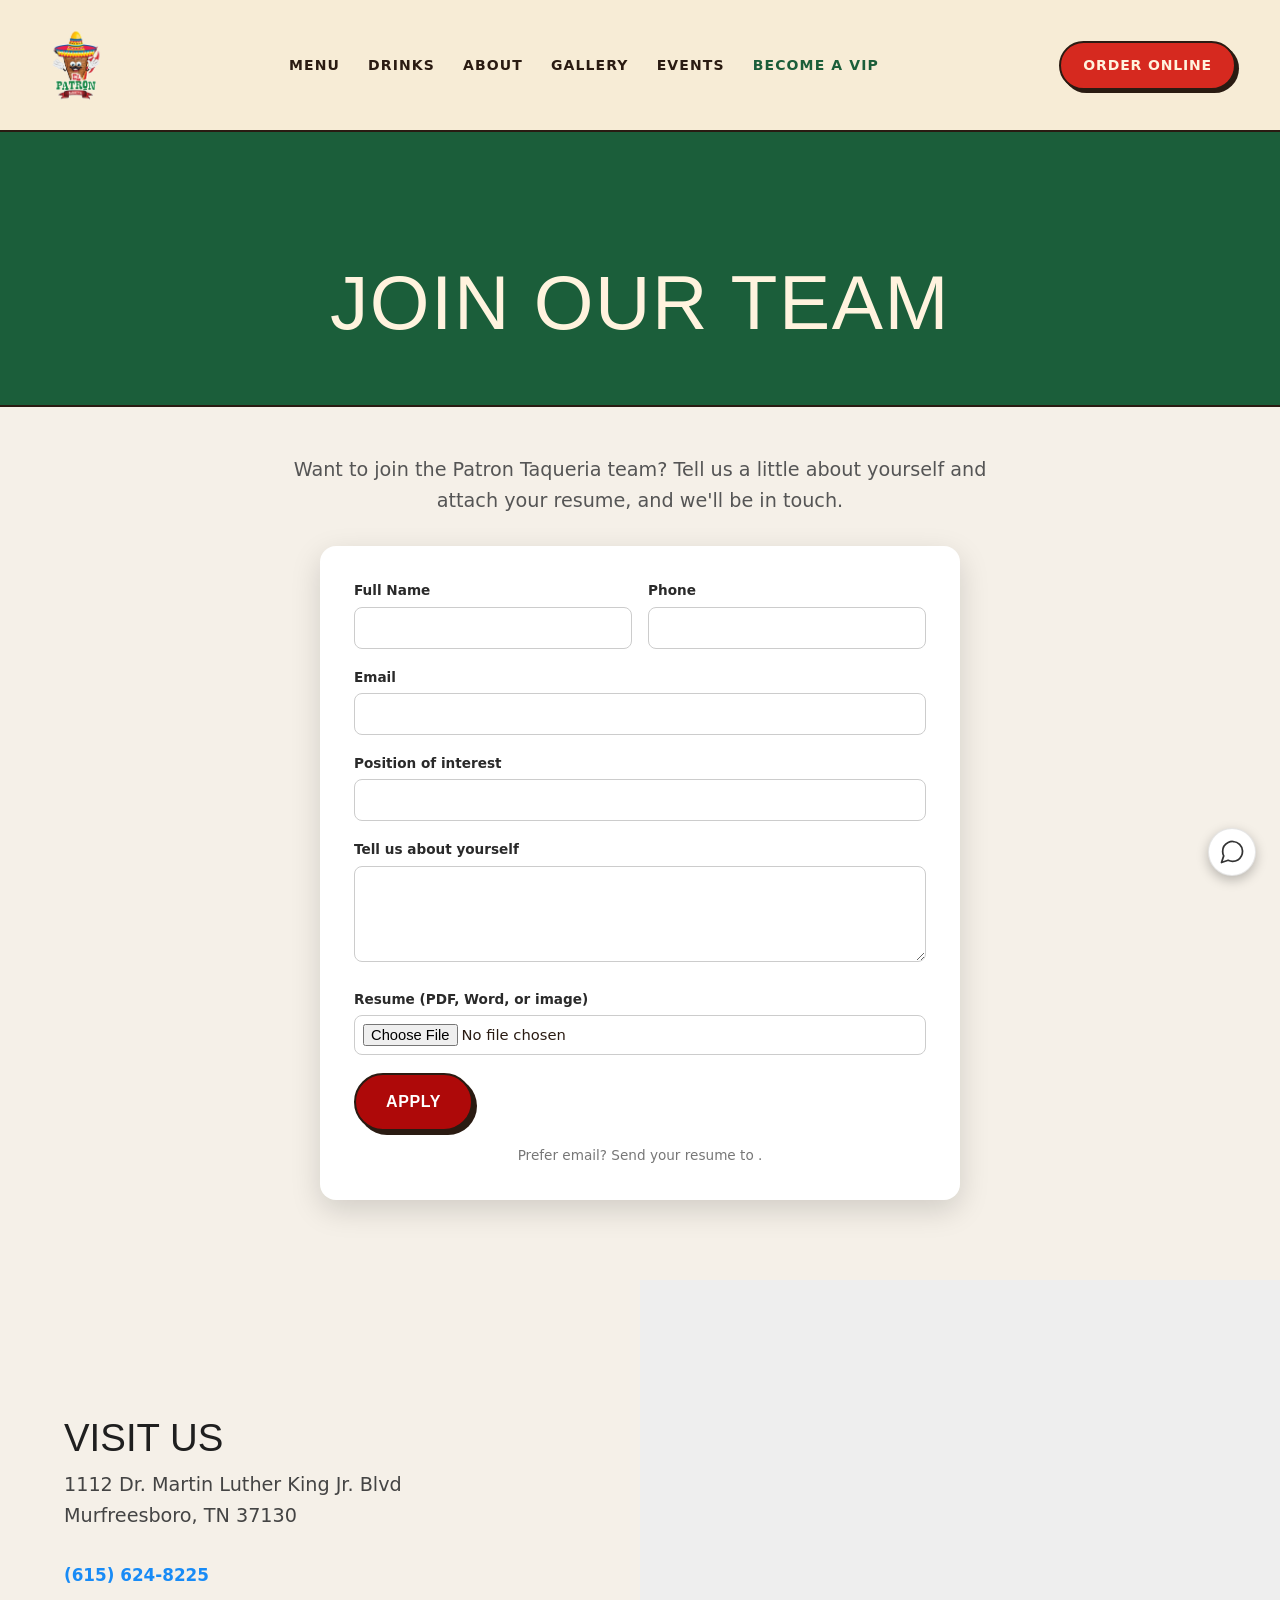
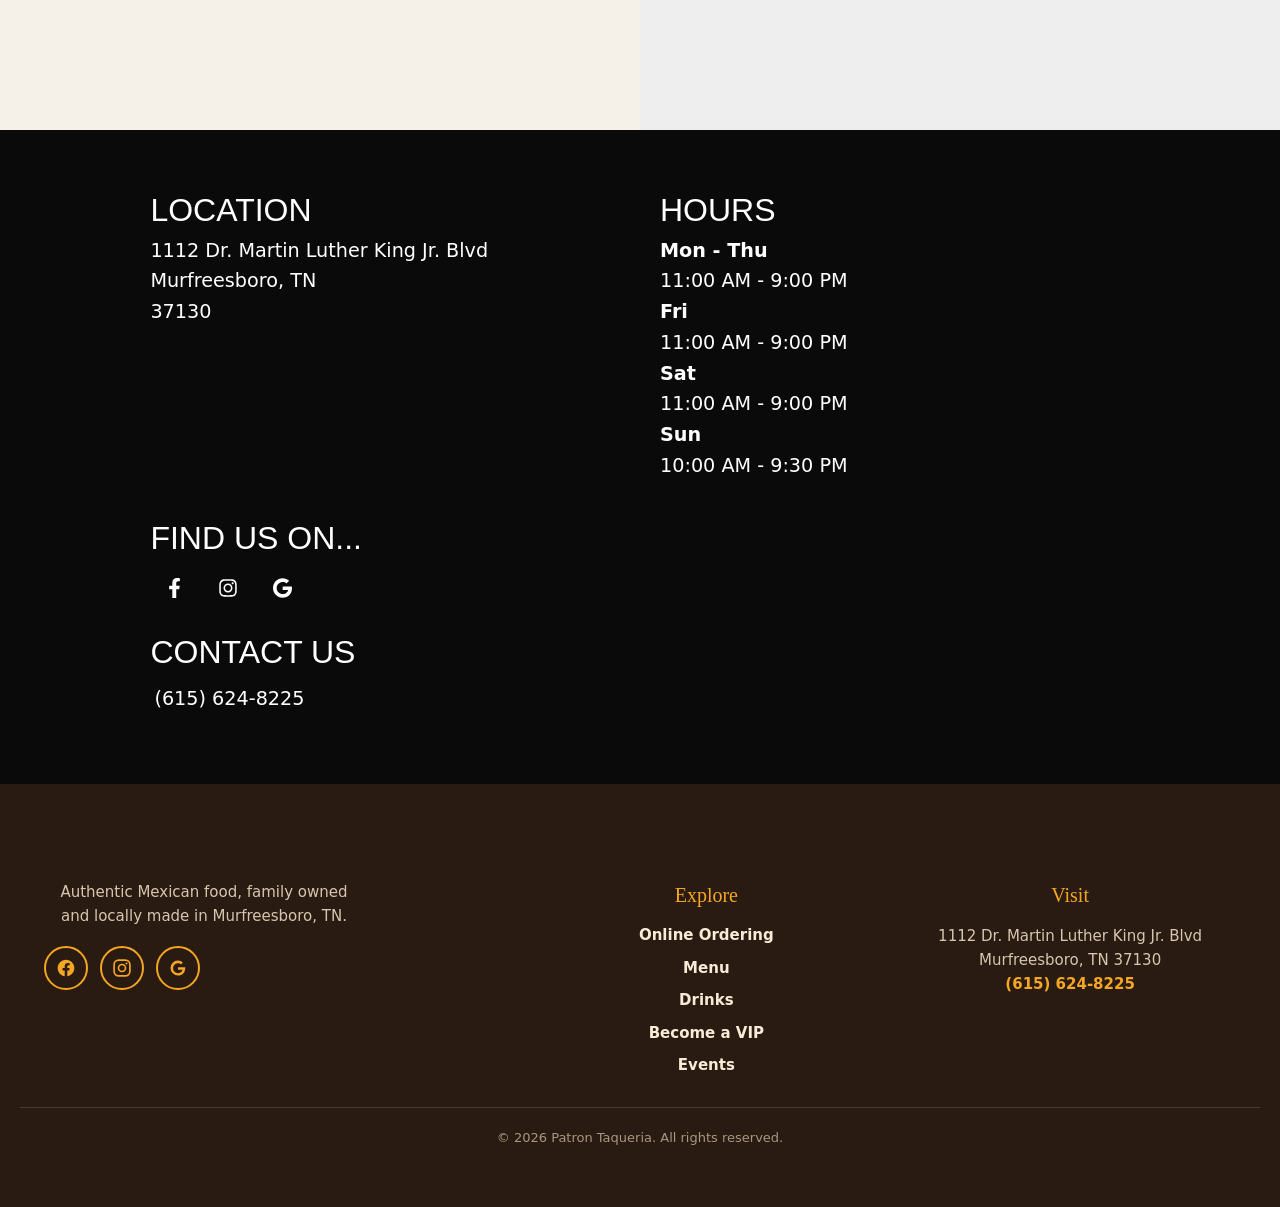
<file: careers/index.html>
<!DOCTYPE html><html lang="en"><head><meta charset="UTF-8"><meta name="viewport" content="width=device-width, initial-scale=1.0"><title>Careers | Patron Taqueria | Murfreesboro, TN</title><meta name="description" content="Now hiring at Patron Taqueria in Murfreesboro, TN. See open positions and apply to join our family-owned Mexican restaurant team."><link rel="canonical" href="https://elpatrontaquerias.com/careers/"><meta property="og:title" content="Careers | Patron Taqueria | Murfreesboro, TN"><meta property="og:description" content="Now hiring at Patron Taqueria in Murfreesboro, TN. See open positions and apply to join our family-owned Mexican restaurant team."><meta property="og:type" content="restaurant"><meta property="og:url" content="https://elpatrontaquerias.com/careers/"><meta property="og:locale" content="en_US"><meta property="og:image" content="https://elpatrontaquerias.com/assets/images/pat-parrillada-1600.webp"><meta name="twitter:card" content="summary_large_image"><style></style><link rel="preload" as="font" type="font/woff2" href="/assets/fonts/roboto-700.woff2" crossorigin><link rel="preload" as="font" type="font/woff2" href="/assets/fonts/montserrat-400.woff2" crossorigin><style>*,*::before,*::after{box-sizing:border-box;margin:0;padding:0}
body{font-family:'Font Awesome\ 5 Brands',system-ui,sans-serif;color:#2a2a2a;background:#f5f0e8;overflow-x:hidden}
.site-header{position:fixed;top:0;left:0;width:100%;z-index:1000;background:#f5f0e8;box-shadow:0 2px 5px rgba(0,0,0,.08);transition:background .3s,box-shadow .3s}
.site-header.scrolled{background:#f5f0e8;box-shadow:0 2px 10px rgba(0,0,0,.18)}
.nav-container{display:flex;align-items:center;justify-content:space-between;width:92%;max-width:1280px;margin:0 auto;position:relative;padding:8px 0}
.nav-logo img{height:58px;width:auto}
.nav-left,.nav-right{display:flex;list-style:none;gap:18px;align-items:center}
.nav-left a,.nav-right a{font-family:'Font Awesome\ 5 Free',sans-serif;text-transform:uppercase;color:#1a1a1a;text-decoration:none;font-size:.9rem;letter-spacing:.02em}
.nav-left a:hover,.nav-right a:hover{color:#ae0909}
.btn{display:inline-block;font-family:'Font Awesome\ 5 Free',sans-serif;text-transform:uppercase;background:#ae0909;color:#ffffff;border:2px solid #ae0909;padding:10px 28px;border-radius:10px;text-decoration:none;cursor:pointer;transition:.25s}
.btn:hover{background:#fff;color:#ae0909}
.hero{position:relative;width:100%;height:88vh;min-height:520px;overflow:hidden}
.hero video,.hero-media{position:absolute;inset:0;width:100%;height:100%;object-fit:cover}
.container{width:90%;max-width:1280px;margin:0 auto}</style><style>.fa{display:inline-block;width:1em;height:1em;background-color:currentColor;-webkit-mask-size:contain;mask-size:contain;-webkit-mask-repeat:no-repeat;mask-repeat:no-repeat;-webkit-mask-position:center;mask-position:center;vertical-align:-0.125em}
.fa-facebook{-webkit-mask-image:url("data:image/svg+xml,%3Csvg xmlns='http://www.w3.org/2000/svg' viewBox='0 0 320 512'%3E%3Cpath d='M279.14 288l14.22-92.66h-88.91v-60.13c0-25.35 12.42-50.06 52.24-50.06h40.42V6.26S260.43 0 225.36 0c-73.22 0-121.08 44.38-121.08 124.72v70.62H22.89V288h81.39v224h100.17V288z'/%3E%3C/svg%3E");mask-image:url("data:image/svg+xml,%3Csvg xmlns='http://www.w3.org/2000/svg' viewBox='0 0 320 512'%3E%3Cpath d='M279.14 288l14.22-92.66h-88.91v-60.13c0-25.35 12.42-50.06 52.24-50.06h40.42V6.26S260.43 0 225.36 0c-73.22 0-121.08 44.38-121.08 124.72v70.62H22.89V288h81.39v224h100.17V288z'/%3E%3C/svg%3E")}
.fa-instagram{-webkit-mask-image:url("data:image/svg+xml,%3Csvg xmlns='http://www.w3.org/2000/svg' viewBox='0 0 448 512'%3E%3Cpath d='M224.1 141c-63.6 0-114.9 51.3-114.9 114.9s51.3 114.9 114.9 114.9S339 319.5 339 255.9 287.7 141 224.1 141zm0 189.6c-41.1 0-74.7-33.5-74.7-74.7s33.5-74.7 74.7-74.7 74.7 33.5 74.7 74.7-33.6 74.7-74.7 74.7zm146.4-194.3c0 14.9-12 26.8-26.8 26.8-14.9 0-26.8-12-26.8-26.8s12-26.8 26.8-26.8 26.8 12 26.8 26.8zm76.1 27.2c-1.7-35.9-9.9-67.7-36.2-93.9-26.2-26.2-58-34.4-93.9-36.2-37-2.1-147.9-2.1-184.9 0-35.8 1.7-67.6 9.9-93.9 36.1s-34.4 58-36.2 93.9c-2.1 37-2.1 147.9 0 184.9 1.7 35.9 9.9 67.7 36.2 93.9s58 34.4 93.9 36.2c37 2.1 147.9 2.1 184.9 0 35.9-1.7 67.7-9.9 93.9-36.2 26.2-26.2 34.4-58 36.2-93.9 2.1-37 2.1-147.8 0-184.8zM398.8 388c-7.8 19.6-22.9 34.7-42.6 42.6-29.5 11.7-99.5 9-132.1 9s-102.7 2.6-132.1-9c-19.6-7.8-34.7-22.9-42.6-42.6-11.7-29.5-9-99.5-9-132.1s-2.6-102.7 9-132.1c7.8-19.6 22.9-34.7 42.6-42.6 29.5-11.7 99.5-9 132.1-9s102.7-2.6 132.1 9c19.6 7.8 34.7 22.9 42.6 42.6 11.7 29.5 9 99.5 9 132.1s2.7 102.7-9 132.1z'/%3E%3C/svg%3E");mask-image:url("data:image/svg+xml,%3Csvg xmlns='http://www.w3.org/2000/svg' viewBox='0 0 448 512'%3E%3Cpath d='M224.1 141c-63.6 0-114.9 51.3-114.9 114.9s51.3 114.9 114.9 114.9S339 319.5 339 255.9 287.7 141 224.1 141zm0 189.6c-41.1 0-74.7-33.5-74.7-74.7s33.5-74.7 74.7-74.7 74.7 33.5 74.7 74.7-33.6 74.7-74.7 74.7zm146.4-194.3c0 14.9-12 26.8-26.8 26.8-14.9 0-26.8-12-26.8-26.8s12-26.8 26.8-26.8 26.8 12 26.8 26.8zm76.1 27.2c-1.7-35.9-9.9-67.7-36.2-93.9-26.2-26.2-58-34.4-93.9-36.2-37-2.1-147.9-2.1-184.9 0-35.8 1.7-67.6 9.9-93.9 36.1s-34.4 58-36.2 93.9c-2.1 37-2.1 147.9 0 184.9 1.7 35.9 9.9 67.7 36.2 93.9s58 34.4 93.9 36.2c37 2.1 147.9 2.1 184.9 0 35.9-1.7 67.7-9.9 93.9-36.2 26.2-26.2 34.4-58 36.2-93.9 2.1-37 2.1-147.8 0-184.8zM398.8 388c-7.8 19.6-22.9 34.7-42.6 42.6-29.5 11.7-99.5 9-132.1 9s-102.7 2.6-132.1-9c-19.6-7.8-34.7-22.9-42.6-42.6-11.7-29.5-9-99.5-9-132.1s-2.6-102.7 9-132.1c7.8-19.6 22.9-34.7 42.6-42.6 29.5-11.7 99.5-9 132.1-9s102.7-2.6 132.1 9c19.6 7.8 34.7 22.9 42.6 42.6 11.7 29.5 9 99.5 9 132.1s2.7 102.7-9 132.1z'/%3E%3C/svg%3E")}
.fa-google{-webkit-mask-image:url("data:image/svg+xml,%3Csvg xmlns='http://www.w3.org/2000/svg' viewBox='0 0 488 512'%3E%3Cpath d='M488 261.8C488 403.3 391.1 504 248 504 110.8 504 0 393.2 0 256S110.8 8 248 8c66.8 0 123 24.5 166.3 64.9l-67.5 64.9C258.5 52.6 94.3 116.6 94.3 256c0 86.5 69.1 156.6 153.7 156.6 98.2 0 135-70.4 140.8-106.9H248v-85.3h236.1c2.3 12.7 3.9 24.9 3.9 41.4z'/%3E%3C/svg%3E");mask-image:url("data:image/svg+xml,%3Csvg xmlns='http://www.w3.org/2000/svg' viewBox='0 0 488 512'%3E%3Cpath d='M488 261.8C488 403.3 391.1 504 248 504 110.8 504 0 393.2 0 256S110.8 8 248 8c66.8 0 123 24.5 166.3 64.9l-67.5 64.9C258.5 52.6 94.3 116.6 94.3 256c0 86.5 69.1 156.6 153.7 156.6 98.2 0 135-70.4 140.8-106.9H248v-85.3h236.1c2.3 12.7 3.9 24.9 3.9 41.4z'/%3E%3C/svg%3E")}
.fa-star{-webkit-mask-image:url("data:image/svg+xml,%3Csvg xmlns='http://www.w3.org/2000/svg' viewBox='0 0 576 512'%3E%3Cpath d='M259.3 17.8L194 150.2 47.9 171.5c-26.2 3.8-36.7 36.1-17.7 54.6l105.7 103-25 145.5c-4.5 26.3 23.2 46 46.4 33.7L288 439.6l130.7 68.7c23.2 12.2 50.9-7.4 46.4-33.7l-25-145.5 105.7-103c19-18.5 8.5-50.8-17.7-54.6L382 150.2 316.7 17.8c-11.7-23.6-45.6-23.9-57.4 0z'/%3E%3C/svg%3E");mask-image:url("data:image/svg+xml,%3Csvg xmlns='http://www.w3.org/2000/svg' viewBox='0 0 576 512'%3E%3Cpath d='M259.3 17.8L194 150.2 47.9 171.5c-26.2 3.8-36.7 36.1-17.7 54.6l105.7 103-25 145.5c-4.5 26.3 23.2 46 46.4 33.7L288 439.6l130.7 68.7c23.2 12.2 50.9-7.4 46.4-33.7l-25-145.5 105.7-103c19-18.5 8.5-50.8-17.7-54.6L382 150.2 316.7 17.8c-11.7-23.6-45.6-23.9-57.4 0z'/%3E%3C/svg%3E")}
.fa-angle-left{-webkit-mask-image:url("data:image/svg+xml,%3Csvg xmlns='http://www.w3.org/2000/svg' viewBox='0 0 256 512'%3E%3Cpath d='M31.7 239l136-136c9.4-9.4 24.6-9.4 33.9 0l22.6 22.6c9.4 9.4 9.4 24.6 0 33.9L127.9 256l96.4 96.4c9.4 9.4 9.4 24.6 0 33.9L201.7 409c-9.4 9.4-24.6 9.4-33.9 0l-136-136c-9.5-9.4-9.5-24.6-.1-34z'/%3E%3C/svg%3E");mask-image:url("data:image/svg+xml,%3Csvg xmlns='http://www.w3.org/2000/svg' viewBox='0 0 256 512'%3E%3Cpath d='M31.7 239l136-136c9.4-9.4 24.6-9.4 33.9 0l22.6 22.6c9.4 9.4 9.4 24.6 0 33.9L127.9 256l96.4 96.4c9.4 9.4 9.4 24.6 0 33.9L201.7 409c-9.4 9.4-24.6 9.4-33.9 0l-136-136c-9.5-9.4-9.5-24.6-.1-34z'/%3E%3C/svg%3E")}
.fa-angle-right{-webkit-mask-image:url("data:image/svg+xml,%3Csvg xmlns='http://www.w3.org/2000/svg' viewBox='0 0 256 512'%3E%3Cpath d='M224.3 273l-136 136c-9.4 9.4-24.6 9.4-33.9 0l-22.6-22.6c-9.4-9.4-9.4-24.6 0-33.9l96.4-96.4-96.4-96.4c-9.4-9.4-9.4-24.6 0-33.9L54.3 103c9.4-9.4 24.6-9.4 33.9 0l136 136c9.5 9.4 9.5 24.6.1 34z'/%3E%3C/svg%3E");mask-image:url("data:image/svg+xml,%3Csvg xmlns='http://www.w3.org/2000/svg' viewBox='0 0 256 512'%3E%3Cpath d='M224.3 273l-136 136c-9.4 9.4-24.6 9.4-33.9 0l-22.6-22.6c-9.4-9.4-9.4-24.6 0-33.9l96.4-96.4-96.4-96.4c-9.4-9.4-9.4-24.6 0-33.9L54.3 103c9.4-9.4 24.6-9.4 33.9 0l136 136c9.5 9.4 9.5 24.6.1 34z'/%3E%3C/svg%3E")}
.fa-play{-webkit-mask-image:url("data:image/svg+xml,%3Csvg xmlns='http://www.w3.org/2000/svg' viewBox='0 0 448 512'%3E%3Cpath d='M424.4 214.7L72.4 6.6C43.8-10.3 0 6.1 0 47.9V464c0 37.5 40.7 60.1 72.4 41.3l352-208c31.4-18.5 31.5-64.1 0-82.6z'/%3E%3C/svg%3E");mask-image:url("data:image/svg+xml,%3Csvg xmlns='http://www.w3.org/2000/svg' viewBox='0 0 448 512'%3E%3Cpath d='M424.4 214.7L72.4 6.6C43.8-10.3 0 6.1 0 47.9V464c0 37.5 40.7 60.1 72.4 41.3l352-208c31.4-18.5 31.5-64.1 0-82.6z'/%3E%3C/svg%3E")}
.fa-pause{-webkit-mask-image:url("data:image/svg+xml,%3Csvg xmlns='http://www.w3.org/2000/svg' viewBox='0 0 448 512'%3E%3Cpath d='M144 479H48c-26.5 0-48-21.5-48-48V79c0-26.5 21.5-48 48-48h96c26.5 0 48 21.5 48 48v352c0 26.5-21.5 48-48 48zm304-48V79c0-26.5-21.5-48-48-48h-96c-26.5 0-48 21.5-48 48v352c0 26.5 21.5 48 48 48h96c26.5 0 48-21.5 48-48z'/%3E%3C/svg%3E");mask-image:url("data:image/svg+xml,%3Csvg xmlns='http://www.w3.org/2000/svg' viewBox='0 0 448 512'%3E%3Cpath d='M144 479H48c-26.5 0-48-21.5-48-48V79c0-26.5 21.5-48 48-48h96c26.5 0 48 21.5 48 48v352c0 26.5-21.5 48-48 48zm304-48V79c0-26.5-21.5-48-48-48h-96c-26.5 0-48 21.5-48 48v352c0 26.5 21.5 48 48 48h96c26.5 0 48-21.5 48-48z'/%3E%3C/svg%3E")}
.fa-volume-off{-webkit-mask-image:url("data:image/svg+xml,%3Csvg xmlns='http://www.w3.org/2000/svg' viewBox='0 0 256 512'%3E%3Cpath d='M215 71l-89 89H24a24 24 0 00-24 24v144a24 24 0 0024 24h102l89 89a24 24 0 0040-17V88a24 24 0 00-40-17z'/%3E%3C/svg%3E");mask-image:url("data:image/svg+xml,%3Csvg xmlns='http://www.w3.org/2000/svg' viewBox='0 0 256 512'%3E%3Cpath d='M215 71l-89 89H24a24 24 0 00-24 24v144a24 24 0 0024 24h102l89 89a24 24 0 0040-17V88a24 24 0 00-40-17z'/%3E%3C/svg%3E")}
.fa-volume-up{-webkit-mask-image:url("data:image/svg+xml,%3Csvg xmlns='http://www.w3.org/2000/svg' viewBox='0 0 576 512'%3E%3Cpath d='M215 71l-89 89H24a24 24 0 00-24 24v144a24 24 0 0024 24h102l89 89a24 24 0 0040-17V88a24 24 0 00-40-17zm233.6-19.4a16 16 0 00-22.6 0C381.9 95.9 352 154.8 352 224s29.9 128.1 73.4 172.4a16 16 0 0022.6 0c51.9-51.9 82.4-120.5 82.4-204.4S500.5 83.5 448.6 51.6zm-64 64a16 16 0 00-22.6 0C337.9 139.9 320 178.8 320 224s17.9 84.1 41.4 108.4a16 16 0 0022.6 0C417.9 298.1 440 259.2 440 224s-22.1-74.1-55.4-108.4z'/%3E%3C/svg%3E");mask-image:url("data:image/svg+xml,%3Csvg xmlns='http://www.w3.org/2000/svg' viewBox='0 0 576 512'%3E%3Cpath d='M215 71l-89 89H24a24 24 0 00-24 24v144a24 24 0 0024 24h102l89 89a24 24 0 0040-17V88a24 24 0 00-40-17zm233.6-19.4a16 16 0 00-22.6 0C381.9 95.9 352 154.8 352 224s29.9 128.1 73.4 172.4a16 16 0 0022.6 0c51.9-51.9 82.4-120.5 82.4-204.4S500.5 83.5 448.6 51.6zm-64 64a16 16 0 00-22.6 0C337.9 139.9 320 178.8 320 224s17.9 84.1 41.4 108.4a16 16 0 0022.6 0C417.9 298.1 440 259.2 440 224s-22.1-74.1-55.4-108.4z'/%3E%3C/svg%3E")}
.fa-quote-left{-webkit-mask-image:url("data:image/svg+xml,%3Csvg xmlns='http://www.w3.org/2000/svg' viewBox='0 0 512 512'%3E%3Cpath d='M464 256h-80v-64c0-35.3 28.7-64 64-64h8c13.3 0 24-10.7 24-24V56c0-13.3-10.7-24-24-24h-8c-88.4 0-160 71.6-160 160v240c0 26.5 21.5 48 48 48h128c26.5 0 48-21.5 48-48V304c0-26.5-21.5-48-48-48zm-288 0H96v-64c0-35.3 28.7-64 64-64h8c13.3 0 24-10.7 24-24V56c0-13.3-10.7-24-24-24h-8C71.6 32 0 103.6 0 192v240c0 26.5 21.5 48 48 48h128c26.5 0 48-21.5 48-48V304c0-26.5-21.5-48-48-48z'/%3E%3C/svg%3E");mask-image:url("data:image/svg+xml,%3Csvg xmlns='http://www.w3.org/2000/svg' viewBox='0 0 512 512'%3E%3Cpath d='M464 256h-80v-64c0-35.3 28.7-64 64-64h8c13.3 0 24-10.7 24-24V56c0-13.3-10.7-24-24-24h-8c-88.4 0-160 71.6-160 160v240c0 26.5 21.5 48 48 48h128c26.5 0 48-21.5 48-48V304c0-26.5-21.5-48-48-48zm-288 0H96v-64c0-35.3 28.7-64 64-64h8c13.3 0 24-10.7 24-24V56c0-13.3-10.7-24-24-24h-8C71.6 32 0 103.6 0 192v240c0 26.5 21.5 48 48 48h128c26.5 0 48-21.5 48-48V304c0-26.5-21.5-48-48-48z'/%3E%3C/svg%3E")}
.fa-quote-right{-webkit-mask-image:url("data:image/svg+xml,%3Csvg xmlns='http://www.w3.org/2000/svg' viewBox='0 0 512 512'%3E%3Cpath d='M176 32H48C21.5 32 0 53.5 0 80v128c0 26.5 21.5 48 48 48h80v64c0 35.3-28.7 64-64 64h-8c-13.3 0-24 10.7-24 24v48c0 13.3 10.7 24 24 24h8c88.4 0 160-71.6 160-160V80c0-26.5-21.5-48-48-48zm288 0h-128c-26.5 0-48 21.5-48 48v128c0 26.5 21.5 48 48 48h80v64c0 35.3-28.7 64-64 64h-8c-13.3 0-24 10.7-24 24v48c0 13.3 10.7 24 24 24h8c88.4 0 160-71.6 160-160V80c0-26.5-21.5-48-48-48z'/%3E%3C/svg%3E");mask-image:url("data:image/svg+xml,%3Csvg xmlns='http://www.w3.org/2000/svg' viewBox='0 0 512 512'%3E%3Cpath d='M176 32H48C21.5 32 0 53.5 0 80v128c0 26.5 21.5 48 48 48h80v64c0 35.3-28.7 64-64 64h-8c-13.3 0-24 10.7-24 24v48c0 13.3 10.7 24 24 24h8c88.4 0 160-71.6 160-160V80c0-26.5-21.5-48-48-48zm288 0h-128c-26.5 0-48 21.5-48 48v128c0 26.5 21.5 48 48 48h80v64c0 35.3-28.7 64-64 64h-8c-13.3 0-24 10.7-24 24v48c0 13.3 10.7 24 24 24h8c88.4 0 160-71.6 160-160V80c0-26.5-21.5-48-48-48z'/%3E%3C/svg%3E")}
.fa-map-marker{-webkit-mask-image:url("data:image/svg+xml,%3Csvg xmlns='http://www.w3.org/2000/svg' viewBox='0 0 384 512'%3E%3Cpath d='M172.3 501.7C27 291 0 269.4 0 192 0 86 86 0 192 0s192 86 192 192c0 77.4-27 99-172.3 309.7-9.5 13.8-29.9 13.8-39.4 0zM192 272c44.2 0 80-35.8 80-80s-35.8-80-80-80-80 35.8-80 80 35.8 80 80 80z'/%3E%3C/svg%3E");mask-image:url("data:image/svg+xml,%3Csvg xmlns='http://www.w3.org/2000/svg' viewBox='0 0 384 512'%3E%3Cpath d='M172.3 501.7C27 291 0 269.4 0 192 0 86 86 0 192 0s192 86 192 192c0 77.4-27 99-172.3 309.7-9.5 13.8-29.9 13.8-39.4 0zM192 272c44.2 0 80-35.8 80-80s-35.8-80-80-80-80 35.8-80 80 35.8 80 80 80z'/%3E%3C/svg%3E")}
.fa-users{-webkit-mask-image:url("data:image/svg+xml,%3Csvg xmlns='http://www.w3.org/2000/svg' viewBox='0 0 640 512'%3E%3Cpath d='M96 224c35.3 0 64-28.7 64-64s-28.7-64-64-64-64 28.7-64 64 28.7 64 64 64zm448 0c35.3 0 64-28.7 64-64s-28.7-64-64-64-64 28.7-64 64 28.7 64 64 64zm32 32h-64c-17.6 0-33.5 7.1-45.1 18.6 40.3 22.1 68.9 62 75.1 109.4h66c17.7 0 32-14.3 32-32v-32c0-35.3-28.7-64-64-64zm-256 0c61.9 0 112-50.1 112-112S381.9 32 320 32 208 82.1 208 144s50.1 112 112 112zm76.8 32h-8.3c-20.8 10-43.9 16-68.5 16s-47.6-6-68.5-16h-8.3C179.6 288 128 339.6 128 403.2V432c0 26.5 21.5 48 48 48h288c26.5 0 48-21.5 48-48v-28.8c0-63.6-51.6-115.2-115.2-115.2zm-223.7-13.4C161.5 263.1 145.6 256 128 256H64c-35.3 0-64 28.7-64 64v32c0 17.7 14.3 32 32 32h65.9c6.3-47.4 34.9-87.3 75.2-109.4z'/%3E%3C/svg%3E");mask-image:url("data:image/svg+xml,%3Csvg xmlns='http://www.w3.org/2000/svg' viewBox='0 0 640 512'%3E%3Cpath d='M96 224c35.3 0 64-28.7 64-64s-28.7-64-64-64-64 28.7-64 64 28.7 64 64 64zm448 0c35.3 0 64-28.7 64-64s-28.7-64-64-64-64 28.7-64 64 28.7 64 64 64zm32 32h-64c-17.6 0-33.5 7.1-45.1 18.6 40.3 22.1 68.9 62 75.1 109.4h66c17.7 0 32-14.3 32-32v-32c0-35.3-28.7-64-64-64zm-256 0c61.9 0 112-50.1 112-112S381.9 32 320 32 208 82.1 208 144s50.1 112 112 112zm76.8 32h-8.3c-20.8 10-43.9 16-68.5 16s-47.6-6-68.5-16h-8.3C179.6 288 128 339.6 128 403.2V432c0 26.5 21.5 48 48 48h288c26.5 0 48-21.5 48-48v-28.8c0-63.6-51.6-115.2-115.2-115.2zm-223.7-13.4C161.5 263.1 145.6 256 128 256H64c-35.3 0-64 28.7-64 64v32c0 17.7 14.3 32 32 32h65.9c6.3-47.4 34.9-87.3 75.2-109.4z'/%3E%3C/svg%3E")}
.fa-calendar{-webkit-mask-image:url("data:image/svg+xml,%3Csvg xmlns='http://www.w3.org/2000/svg' viewBox='0 0 448 512'%3E%3Cpath d='M12 192h424c6.6 0 12 5.4 12 12v260c0 26.5-21.5 48-48 48H48c-26.5 0-48-21.5-48-48V204c0-6.6 5.4-12 12-12zm436-44v-36c0-26.5-21.5-48-48-48h-48V12c0-6.6-5.4-12-12-12h-40c-6.6 0-12 5.4-12 12v52H160V12c0-6.6-5.4-12-12-12h-40c-6.6 0-12 5.4-12 12v52H48C21.5 64 0 85.5 0 112v36c0 6.6 5.4 12 12 12h424c6.6 0 12-5.4 12-12z'/%3E%3C/svg%3E");mask-image:url("data:image/svg+xml,%3Csvg xmlns='http://www.w3.org/2000/svg' viewBox='0 0 448 512'%3E%3Cpath d='M12 192h424c6.6 0 12 5.4 12 12v260c0 26.5-21.5 48-48 48H48c-26.5 0-48-21.5-48-48V204c0-6.6 5.4-12 12-12zm436-44v-36c0-26.5-21.5-48-48-48h-48V12c0-6.6-5.4-12-12-12h-40c-6.6 0-12 5.4-12 12v52H160V12c0-6.6-5.4-12-12-12h-40c-6.6 0-12 5.4-12 12v52H48C21.5 64 0 85.5 0 112v36c0 6.6 5.4 12 12 12h424c6.6 0 12-5.4 12-12z'/%3E%3C/svg%3E")}
.fa-handshake-o{-webkit-mask-image:url("data:image/svg+xml,%3Csvg xmlns='http://www.w3.org/2000/svg' viewBox='0 0 640 512'%3E%3Cpath d='M519.2 127.9l-47.6-47.6A56.3 56.3 0 00431.5 60H208.5a56.3 56.3 0 00-40.1 16.6L120.8 124H64c-35.3 0-64 28.7-64 64v192c0 35.3 28.7 64 64 64h48c17.7 0 32-14.3 32-32s-14.3-32-32-32H64c-17.7 0-32-14.3-32-32V188c0-17.7 14.3-32 32-32h72.7l64.8-68.2a24.1 24.1 0 0117.2-7.1h223.1c6.5 0 12.7 2.6 17.2 7.1l64.8 68.2H576c17.7 0 32 14.3 32 32v180c0 17.7-14.3 32-32 32h-48c-17.7 0-32 14.3-32 32s14.3 32 32 32h48c35.3 0 64-28.7 64-64V188c0-35.3-28.7-64-64-64h-56.8z'/%3E%3C/svg%3E");mask-image:url("data:image/svg+xml,%3Csvg xmlns='http://www.w3.org/2000/svg' viewBox='0 0 640 512'%3E%3Cpath d='M519.2 127.9l-47.6-47.6A56.3 56.3 0 00431.5 60H208.5a56.3 56.3 0 00-40.1 16.6L120.8 124H64c-35.3 0-64 28.7-64 64v192c0 35.3 28.7 64 64 64h48c17.7 0 32-14.3 32-32s-14.3-32-32-32H64c-17.7 0-32-14.3-32-32V188c0-17.7 14.3-32 32-32h72.7l64.8-68.2a24.1 24.1 0 0117.2-7.1h223.1c6.5 0 12.7 2.6 17.2 7.1l64.8 68.2H576c17.7 0 32 14.3 32 32v180c0 17.7-14.3 32-32 32h-48c-17.7 0-32 14.3-32 32s14.3 32 32 32h48c35.3 0 64-28.7 64-64V188c0-35.3-28.7-64-64-64h-56.8z'/%3E%3C/svg%3E")}
.fa-envelope{-webkit-mask-image:url("data:image/svg+xml,%3Csvg xmlns='http://www.w3.org/2000/svg' viewBox='0 0 512 512'%3E%3Cpath d='M502.3 190.8c3.9-3.1 9.7-.2 9.7 4.7V400c0 26.5-21.5 48-48 48H48c-26.5 0-48-21.5-48-48V195.6c0-5 5.7-7.8 9.7-4.7 22.4 17.4 52.1 39.5 154.1 113.6 21.1 15.4 56.7 47.8 92.2 47.6 35.7.3 72-32.8 92.3-47.6 102-74.1 131.6-96.3 154-113.7zM256 320c23.2.4 56.6-29.2 73.4-41.4 132.7-96.3 142.8-104.7 173.4-128.7 5.8-4.5 9.2-11.5 9.2-18.9v-19c0-26.5-21.5-48-48-48H48C21.5 64 0 85.5 0 112v19c0 7.4 3.4 14.3 9.2 18.9 30.6 23.9 40.7 32.4 173.4 128.7 16.8 12.2 50.2 41.8 73.4 41.4z'/%3E%3C/svg%3E");mask-image:url("data:image/svg+xml,%3Csvg xmlns='http://www.w3.org/2000/svg' viewBox='0 0 512 512'%3E%3Cpath d='M502.3 190.8c3.9-3.1 9.7-.2 9.7 4.7V400c0 26.5-21.5 48-48 48H48c-26.5 0-48-21.5-48-48V195.6c0-5 5.7-7.8 9.7-4.7 22.4 17.4 52.1 39.5 154.1 113.6 21.1 15.4 56.7 47.8 92.2 47.6 35.7.3 72-32.8 92.3-47.6 102-74.1 131.6-96.3 154-113.7zM256 320c23.2.4 56.6-29.2 73.4-41.4 132.7-96.3 142.8-104.7 173.4-128.7 5.8-4.5 9.2-11.5 9.2-18.9v-19c0-26.5-21.5-48-48-48H48C21.5 64 0 85.5 0 112v19c0 7.4 3.4 14.3 9.2 18.9 30.6 23.9 40.7 32.4 173.4 128.7 16.8 12.2 50.2 41.8 73.4 41.4z'/%3E%3C/svg%3E")}
.fa-cutlery{-webkit-mask-image:url("data:image/svg+xml,%3Csvg xmlns='http://www.w3.org/2000/svg' viewBox='0 0 416 512'%3E%3Cpath d='M207.9 15.2c.8 4.7 16.1 94.5 16.1 128.8 0 52.3-27.8 89.6-68.9 104.6L168 480c0 17.7-14.3 32-32 32s-32-14.3-32-32V248.6C62.8 233.6 35 196.3 35 144c0-34.3 15.3-124.1 16.1-128.8C52.5 7 60.1 0 69 0h16c8.9 0 16.5 7 17.9 15.2zM382 0h-16c-8.3 0-15.4 5.8-17.1 13.8-1.3 6-25 123-25 186.2 0 42.8 16.3 81 43.2 105V480c0 17.7 14.3 32 32 32s32-14.3 32-32V0h-49.1z'/%3E%3C/svg%3E");mask-image:url("data:image/svg+xml,%3Csvg xmlns='http://www.w3.org/2000/svg' viewBox='0 0 416 512'%3E%3Cpath d='M207.9 15.2c.8 4.7 16.1 94.5 16.1 128.8 0 52.3-27.8 89.6-68.9 104.6L168 480c0 17.7-14.3 32-32 32s-32-14.3-32-32V248.6C62.8 233.6 35 196.3 35 144c0-34.3 15.3-124.1 16.1-128.8C52.5 7 60.1 0 69 0h16c8.9 0 16.5 7 17.9 15.2zM382 0h-16c-8.3 0-15.4 5.8-17.1 13.8-1.3 6-25 123-25 186.2 0 42.8 16.3 81 43.2 105V480c0 17.7 14.3 32 32 32s32-14.3 32-32V0h-49.1z'/%3E%3C/svg%3E")}
.fa-glass{-webkit-mask-image:url("data:image/svg+xml,%3Csvg xmlns='http://www.w3.org/2000/svg' viewBox='0 0 384 512'%3E%3Cpath d='M192 384c-80.6 0-152.6-45.1-179.4-112H8c-6.6 0-12-5.4-12-12V12C-4 5.4 1.4 0 8 0h368c6.6 0 12 5.4 12 12v248c0 6.6-5.4 12-12 12h-4.6C344.6 338.9 272.6 384 192 384zm0 32c-23.6 0-46.3-3.8-67.7-10.8L160 480h64l35.7-74.8C238.3 412.2 215.6 416 192 416zm160-272V32H32v112h320z'/%3E%3C/svg%3E");mask-image:url("data:image/svg+xml,%3Csvg xmlns='http://www.w3.org/2000/svg' viewBox='0 0 384 512'%3E%3Cpath d='M192 384c-80.6 0-152.6-45.1-179.4-112H8c-6.6 0-12-5.4-12-12V12C-4 5.4 1.4 0 8 0h368c6.6 0 12 5.4 12 12v248c0 6.6-5.4 12-12 12h-4.6C344.6 338.9 272.6 384 192 384zm0 32c-23.6 0-46.3-3.8-67.7-10.8L160 480h64l35.7-74.8C238.3 412.2 215.6 416 192 416zm160-272V32H32v112h320z'/%3E%3C/svg%3E")}
.fa-phone{-webkit-mask-image:url("data:image/svg+xml,%3Csvg xmlns='http://www.w3.org/2000/svg' viewBox='0 0 512 512'%3E%3Cpath d='M493.4 24.6l-104-24c-11.3-2.6-22.9 3.3-27.5 13.9l-48 112c-4.2 9.8-1.4 21.3 6.9 28l60.6 49.6c-36 76.7-98.9 140.4-177.2 177.2l-49.6-60.6c-6.8-8.3-18.2-11.1-28-6.9l-112 48C3.9 366.5-2 378.1.6 389.4l24 104C27.1 504.2 36.7 512 48 512c256.1 0 464-207.5 464-464 0-11.2-7.7-20.9-18.6-23.4z'/%3E%3C/svg%3E");mask-image:url("data:image/svg+xml,%3Csvg xmlns='http://www.w3.org/2000/svg' viewBox='0 0 512 512'%3E%3Cpath d='M493.4 24.6l-104-24c-11.3-2.6-22.9 3.3-27.5 13.9l-48 112c-4.2 9.8-1.4 21.3 6.9 28l60.6 49.6c-36 76.7-98.9 140.4-177.2 177.2l-49.6-60.6c-6.8-8.3-18.2-11.1-28-6.9l-112 48C3.9 366.5-2 378.1.6 389.4l24 104C27.1 504.2 36.7 512 48 512c256.1 0 464-207.5 464-464 0-11.2-7.7-20.9-18.6-23.4z'/%3E%3C/svg%3E")}</style><link rel="stylesheet" href="/assets/css/brand-tokens.css?v=422be148"><link rel="stylesheet" href="/assets/css/styles.css?v=422be148"><link rel="stylesheet" href="/assets/css/components.css?v=422be148"><script type="application/ld+json">{"@context": "https://schema.org", "@graph": [{"@type": "Restaurant", "name": "Patron Taqueria", "url": "https://elpatrontaquerias.com/", "telephone": "+16156248225", "address": {"@type": "PostalAddress", "streetAddress": "1112 Dr. Martin Luther King Jr. Blvd", "addressLocality": "Murfreesboro", "addressRegion": "TN", "postalCode": "37130", "addressCountry": "US"}, "servesCuisine": ["Mexican", "Tex-Mex", "Tacos"], "priceRange": "$$", "openingHoursSpecification": [{"@type": "OpeningHoursSpecification", "dayOfWeek": ["Monday", "Tuesday", "Wednesday", "Thursday"], "opens": "11:00", "closes": "21:00"}, {"@type": "OpeningHoursSpecification", "dayOfWeek": "Friday", "opens": "11:00", "closes": "21:00"}, {"@type": "OpeningHoursSpecification", "dayOfWeek": "Saturday", "opens": "11:00", "closes": "21:00"}, {"@type": "OpeningHoursSpecification", "dayOfWeek": "Sunday", "opens": "10:00", "closes": "21:30"}], "hasMap": "https://www.google.com/maps?q=1112%20Dr.%20Martin%20Luther%20King%20Jr.%20Blvd%2C%20Murfreesboro%2C%20TN%2037130", "sameAs": ["https://www.facebook.com/people/El-Patron-Taqueria/100088145538542/", "https://www.google.com/maps/place/?q=place_id:ChIJH6d9qfX4Y4gRHNHliizIGV8", "https://www.instagram.com/el.patron.taqueria/"], "geo": {"@type": "GeoCoordinates", "latitude": 35.8360498, "longitude": -86.3759035}, "potentialAction": {"@type": "OrderAction", "target": {"@type": "EntryPoint", "urlTemplate": "https://online.skytab.com/beb78ee939593d2ace30c469cb7ad3fd", "inLanguage": "en-US", "actionPlatform": ["http://schema.org/DesktopWebPlatform", "http://schema.org/MobileWebPlatform"]}, "deliveryMethod": ["http://purl.org/goodrelations/v1#DeliveryModePickUp"]}, "image": "https://elpatrontaquerias.com/assets/images/pat-parrillada-1600.webp", "@id": "https://elpatrontaquerias.com/#restaurant", "menu": "https://elpatrontaquerias.com/menu/", "hasMenu": {"@id": "https://elpatrontaquerias.com/menu/#menu"}}, {"@type": "BreadcrumbList", "itemListElement": [{"@type": "ListItem", "position": 1, "name": "Home", "item": "https://elpatrontaquerias.com/"}, {"@type": "ListItem", "position": 2, "name": "/careers/", "item": "https://elpatrontaquerias.com/careers/"}]}]}</script><link rel="stylesheet" href="/assets/css/patron.css?v=422be148"><style id="nav-match">.site-header{position:sticky!important;top:0!important;background:var(--cream)!important;border-bottom:2px solid var(--ink)!important;height:auto!important;min-height:0!important}.nav{display:flex!important;align-items:center!important;justify-content:space-between!important;gap:20px!important;padding:12px 24px!important;max-width:var(--maxw)!important;margin:0 auto!important;min-height:0!important}.nav-logo{position:static!important;flex:0 0 auto!important;flex-basis:auto!important;display:flex!important;align-items:center!important;align-self:center!important;justify-content:flex-start!important}.nav-logo img{position:static!important;top:auto!important;height:86px!important;width:auto!important;max-width:150px!important;display:block!important}</style></head><body><header class="site-header"><nav class="nav" id="nav"><a href="/" class="nav-logo" aria-label="Patron Taqueria home"><img src="/assets/images/brand-logo-nav.webp" alt="Patron Taqueria" width="135" height="180" style="height:86px!important;width:auto!important;max-width:150px!important;position:static!important;top:auto!important;object-fit:contain"></a><div class="nav-links"><a href="/menu/">Menu</a><a href="/drinks/">Drinks</a><a href="/#about">About</a><a href="/#gallery">Gallery</a><a href="/events/">Events</a><a href="/vip/" class="vip">Become a VIP</a></div><a href="https://online.skytab.com/beb78ee939593d2ace30c469cb7ad3fd" class="nav-cta" target="_blank" rel="noopener">Order Online</a><button class="nav-toggle" aria-label="Menu" aria-expanded="false" onclick="var n=document.getElementById('nav');var o=n.classList.toggle('open');this.setAttribute('aria-expanded',o)"><span></span><span></span><span></span></button></nav></header><main><section class="page-hero"><div class="container"><h1>Join Our Team</h1></div></section><section class="form-section"><div class="container"><p class="form-intro">Want to join the Patron Taqueria team? Tell us a little about yourself and attach your resume, and we'll be in touch.</p><form class="lead-form careers-form" autocomplete="on" data-form-type="jobs" enctype="multipart/form-data"><input type="hidden" name="type" value="jobs"><input type="text" name="_gotcha" class="hp" tabindex="-1" autocomplete="off" aria-hidden="true"><div class="form-row"><div class="form-group"><label for="jb-name">Full Name</label><input type="text" id="jb-name" name="name"></div><div class="form-group"><label for="jb-phone">Phone</label><input type="tel" id="jb-phone" name="phone"></div></div><div class="form-group"><label for="jb-email">Email</label><input type="email" id="jb-email" name="email"></div><div class="form-group"><label for="jb-position">Position of interest</label><input type="text" id="jb-position" name="position"></div><div class="form-group"><label for="jb-msg">Tell us about yourself</label><textarea id="jb-msg" name="message" rows="4"></textarea></div><div class="form-group"><label for="jb-resume">Resume (PDF, Word, or image)</label><input type="file" id="jb-resume" name="resume" accept=".pdf,.doc,.docx,image/*"></div><p class="form-success"></p><p class="form-error"></p><button type="submit" class="btn">Apply</button><p class="form-note">Prefer email? Send your resume to <a href="mailto:"></a>.</p></form></div></section><section class="section-newsletter-map"><div class="newsletter-map-grid"><div class="newsletter-panel"><h2>Visit Us</h2><p class="nl-sub">1112 Dr. Martin Luther King Jr. Blvd<br>Murfreesboro, TN 37130</p><p class="visit-phone"><a href="tel:+16156248225">(615) 624-8225</a></p></div><div class="contact-map" id="map"><iframe title="Patron Taqueria location" src="https://www.google.com/maps?q=1112%20Dr.%20Martin%20Luther%20King%20Jr.%20Blvd%2C%20Murfreesboro%2C%20TN%2037130&amp;output=embed" width="100%" height="420" style="border:0;" loading="lazy" referrerpolicy="no-referrer-when-downgrade"></iframe></div></div></section><section class="section-contact"><div class="container"><div class="contact-grid"><div class="contact-col"><h2>Location</h2><address><p>1112 Dr. Martin Luther King Jr. Blvd</p><p>Murfreesboro, TN</p><p>37130</p></address></div><div class="contact-col"><h2>Hours</h2><p><strong>Mon - Thu</strong><br>11:00 AM - 9:00 PM</p><p><strong>Fri</strong><br>11:00 AM - 9:00 PM</p><p><strong>Sat</strong><br>11:00 AM - 9:00 PM</p><p><strong>Sun</strong><br>10:00 AM - 9:30 PM</p></div><div class="contact-col"><h2>Find Us On...</h2><div class="contact-social"><a href="https://www.facebook.com/people/El-Patron-Taqueria/100088145538542/" target="_blank" rel="noopener noreferrer nofollow" aria-label="Facebook"><i class="fa fa-facebook" aria-hidden="true"></i></a><a href="https://www.instagram.com/el.patron.taqueria/" target="_blank" rel="noopener noreferrer nofollow" aria-label="Instagram"><i class="fa fa-instagram" aria-hidden="true"></i></a><a href="https://www.google.com/maps/search/?api=1&amp;query=Google&amp;query_place_id=ChIJH6d9qfX4Y4gRHNHliizIGV8" target="_blank" rel="noopener noreferrer nofollow" aria-label="Google"><i class="fa fa-google" aria-hidden="true"></i></a></div><h2 class="mt">Contact Us</h2><p><a href="tel:+16156248225">(615) 624-8225</a></p></div></div></div></section></main><footer class="site-footer"><div class="footer-grid"><div><p>Authentic Mexican food, family owned and locally made in Murfreesboro, TN.</p><div class="socials" aria-label="Follow us"><a href="https://www.facebook.com/people/El-Patron-Taqueria/100088145538542/" target="_blank" rel="noopener" aria-label="Facebook"><svg viewBox="0 0 24 24" width="20" height="20" fill="currentColor"><path d="M22 12.06C22 6.5 17.52 2 12 2S2 6.5 2 12.06c0 5 3.66 9.15 8.44 9.94v-7.03H7.9v-2.9h2.54V9.85c0-2.51 1.49-3.9 3.77-3.9 1.09 0 2.24.2 2.24.2v2.46h-1.26c-1.24 0-1.63.77-1.63 1.56v1.87h2.78l-.44 2.9h-2.34V22c4.78-.79 8.44-4.94 8.44-9.94z"/></svg></a><a href="https://www.instagram.com/el.patron.taqueria/" target="_blank" rel="noopener" aria-label="Instagram"><svg viewBox="0 0 24 24" width="20" height="20" fill="none" stroke="currentColor" stroke-width="2"><rect x="2.5" y="2.5" width="19" height="19" rx="5.5"/><circle cx="12" cy="12" r="4.2"/><circle cx="17.4" cy="6.6" r="1.2" fill="currentColor" stroke="none"/></svg></a><a href="https://www.google.com/maps/search/?api=1&amp;query=Google&amp;query_place_id=ChIJH6d9qfX4Y4gRHNHliizIGV8" target="_blank" rel="noopener" aria-label="Google"><svg viewBox="0 0 24 24" width="20" height="20" fill="currentColor"><path d="M21.35 11.1H12v2.98h5.35c-.23 1.4-1.64 4.1-5.35 4.1a5.9 5.9 0 0 1 0-11.8c1.68 0 2.8.72 3.45 1.33l2.35-2.27C16.4 4.02 14.42 3 12 3a9 9 0 1 0 0 18c5.2 0 8.64-3.65 8.64-8.8 0-.6-.07-1.06-.16-1.5z"/></svg></a></div></div><div><div class="foot-h">Explore</div><div class="foot-links"><a href="https://online.skytab.com/beb78ee939593d2ace30c469cb7ad3fd" target="_blank" rel="noopener">Online Ordering</a><a href="/menu/">Menu</a><a href="/drinks/">Drinks</a><a href="/vip/">Become a VIP</a><a href="/events/">Events</a></div></div><div><div class="foot-h">Visit</div><div class="foot-visit">1112 Dr. Martin Luther King Jr. Blvd<br>Murfreesboro, TN 37130<br><a href="tel:+16156248225">(615) 624-8225</a></div></div></div><div class="foot-legal">&copy; 2026 Patron Taqueria. All rights reserved.</div></footer><div class="floating-widgets"><button class="fab-btn fab-contact" aria-label="Contact us" title="Contact us"><svg viewBox="0 0 24 24" width="24" height="24" fill="none" stroke="#333" stroke-width="1.5" stroke-linecap="round" stroke-linejoin="round"><path d="M21 11.5a8.38 8.38 0 0 1-.9 3.8 8.5 8.5 0 0 1-7.6 4.7 8.38 8.38 0 0 1-3.8-.9L3 21l1.9-5.7a8.38 8.38 0 0 1-.9-3.8 8.5 8.5 0 0 1 4.7-7.6 8.38 8.38 0 0 1 3.8-.9h.5a8.48 8.48 0 0 1 8 8v.5z"/></svg></button></div><nav class="mobile-footer-bar" aria-label="mobile footer"><a href="/menu/">View Our Menu</a><a href="https://online.skytab.com/beb78ee939593d2ace30c469cb7ad3fd" target="_blank" rel="noopener">Order</a><a href="#" data-modal="contact-modal" data-contact-type="job">Jobs</a></nav><div class="modal-overlay" id="contact-modal" role="dialog" aria-modal="true" aria-labelledby="contact-modal-title"><div class="modal-content"><button type="button" class="modal-close" aria-label="Close">&times;</button><h2 id="contact-modal-title" class="modal-title">Contact Us</h2><div class="modal-radio-group" id="contact-type-group"><label class="modal-radio"><input type="radio" name="contact_type" value="other" checked> Other questions</label><label class="modal-radio"><input type="radio" name="contact_type" value="event"> Host an event</label><label class="modal-radio"><input type="radio" name="contact_type" value="job"> Apply for a job</label></div><form class="modal-form contact-form-panel active" data-type="other" data-form-type="contact"><input type="hidden" name="type" value="contact"><input type="text" name="_gotcha" class="hp" tabindex="-1" autocomplete="off" aria-hidden="true"><div class="form-group"><label for="co-name">Full Name</label><input type="text" id="co-name" name="co-name" ></div><div class="form-group"><label for="co-phone">Phone</label><input type="tel" id="co-phone" name="co-phone" ></div><div class="form-group"><label for="co-email">Email</label><input type="email" id="co-email" name="co-email" ></div><div class="form-group"><label for="co-desc">How can we help?</label><textarea id="co-desc" name="description" rows="4"></textarea></div><div class="form-group form-checkbox"><label><input type="checkbox" name="sms_consent"> I consent to receive SMS messages from Patron Taqueria. Msg &amp; data rates may apply.</label></div><p class="form-success"></p><p class="form-error"></p><button type="submit" class="btn">Send</button></form><form class="modal-form contact-form-panel" data-type="event" data-form-type="parties"><input type="hidden" name="type" value="parties"><input type="text" name="_gotcha" class="hp" tabindex="-1" autocomplete="off" aria-hidden="true"><div class="form-group"><label for="ce-name">Full Name</label><input type="text" id="ce-name" name="ce-name" ></div><div class="form-group"><label for="ce-phone">Phone</label><input type="tel" id="ce-phone" name="ce-phone" ></div><div class="form-group"><label for="ce-email">Email</label><input type="email" id="ce-email" name="ce-email" ></div><div class="form-group"><label for="ce-people">Number of Guests</label><input type="number" id="ce-people" name="ce-people" min="1"></div><div class="form-group"><label for="ce-desc">Tell us about your event</label><textarea id="ce-desc" name="description" rows="4"></textarea></div><div class="form-group form-checkbox"><label><input type="checkbox" name="sms_consent"> I consent to receive SMS messages from Patron Taqueria. Msg &amp; data rates may apply.</label></div><p class="form-success"></p><p class="form-error"></p><button type="submit" class="btn">Send</button></form><form class="modal-form contact-form-panel" data-type="job" data-form-type="jobs"><input type="hidden" name="type" value="jobs"><input type="text" name="_gotcha" class="hp" tabindex="-1" autocomplete="off" aria-hidden="true"><div class="form-group"><label for="cj-name">Full Name</label><input type="text" id="cj-name" name="cj-name" ></div><div class="form-group"><label for="cj-phone">Phone</label><input type="tel" id="cj-phone" name="cj-phone" ></div><div class="form-group"><label for="cj-email">Email</label><input type="email" id="cj-email" name="cj-email" ></div><div class="form-group"><label for="cj-exp">Industry Experience</label><input type="text" id="cj-exp" name="cj-exp" ></div><div class="form-group"><label for="cj-desc">Anything else?</label><textarea id="cj-desc" name="description" rows="4"></textarea></div><div class="form-group form-checkbox"><label><input type="checkbox" name="sms_consent"> I consent to receive SMS messages from Patron Taqueria. Msg &amp; data rates may apply.</label></div><p class="form-success"></p><p class="form-error"></p><button type="submit" class="btn">Send</button></form></div></div><script>window.SITE_CONFIG={"formEndpoint": null, "newsletterEndpoint": null, "birthdayEndpoint": null, "accentColor": "#188bf6", "vip": {"endpoint": "https://chowdownos.onrender.com/api/public/vip/signup", "client": 72}, "forms": {"endpoint": "https://chowdownos.onrender.com/api/public/forms/submit", "client": 72}};</script><script src="/assets/js/main.js?v=422be148" defer></script></body></html>
</file>
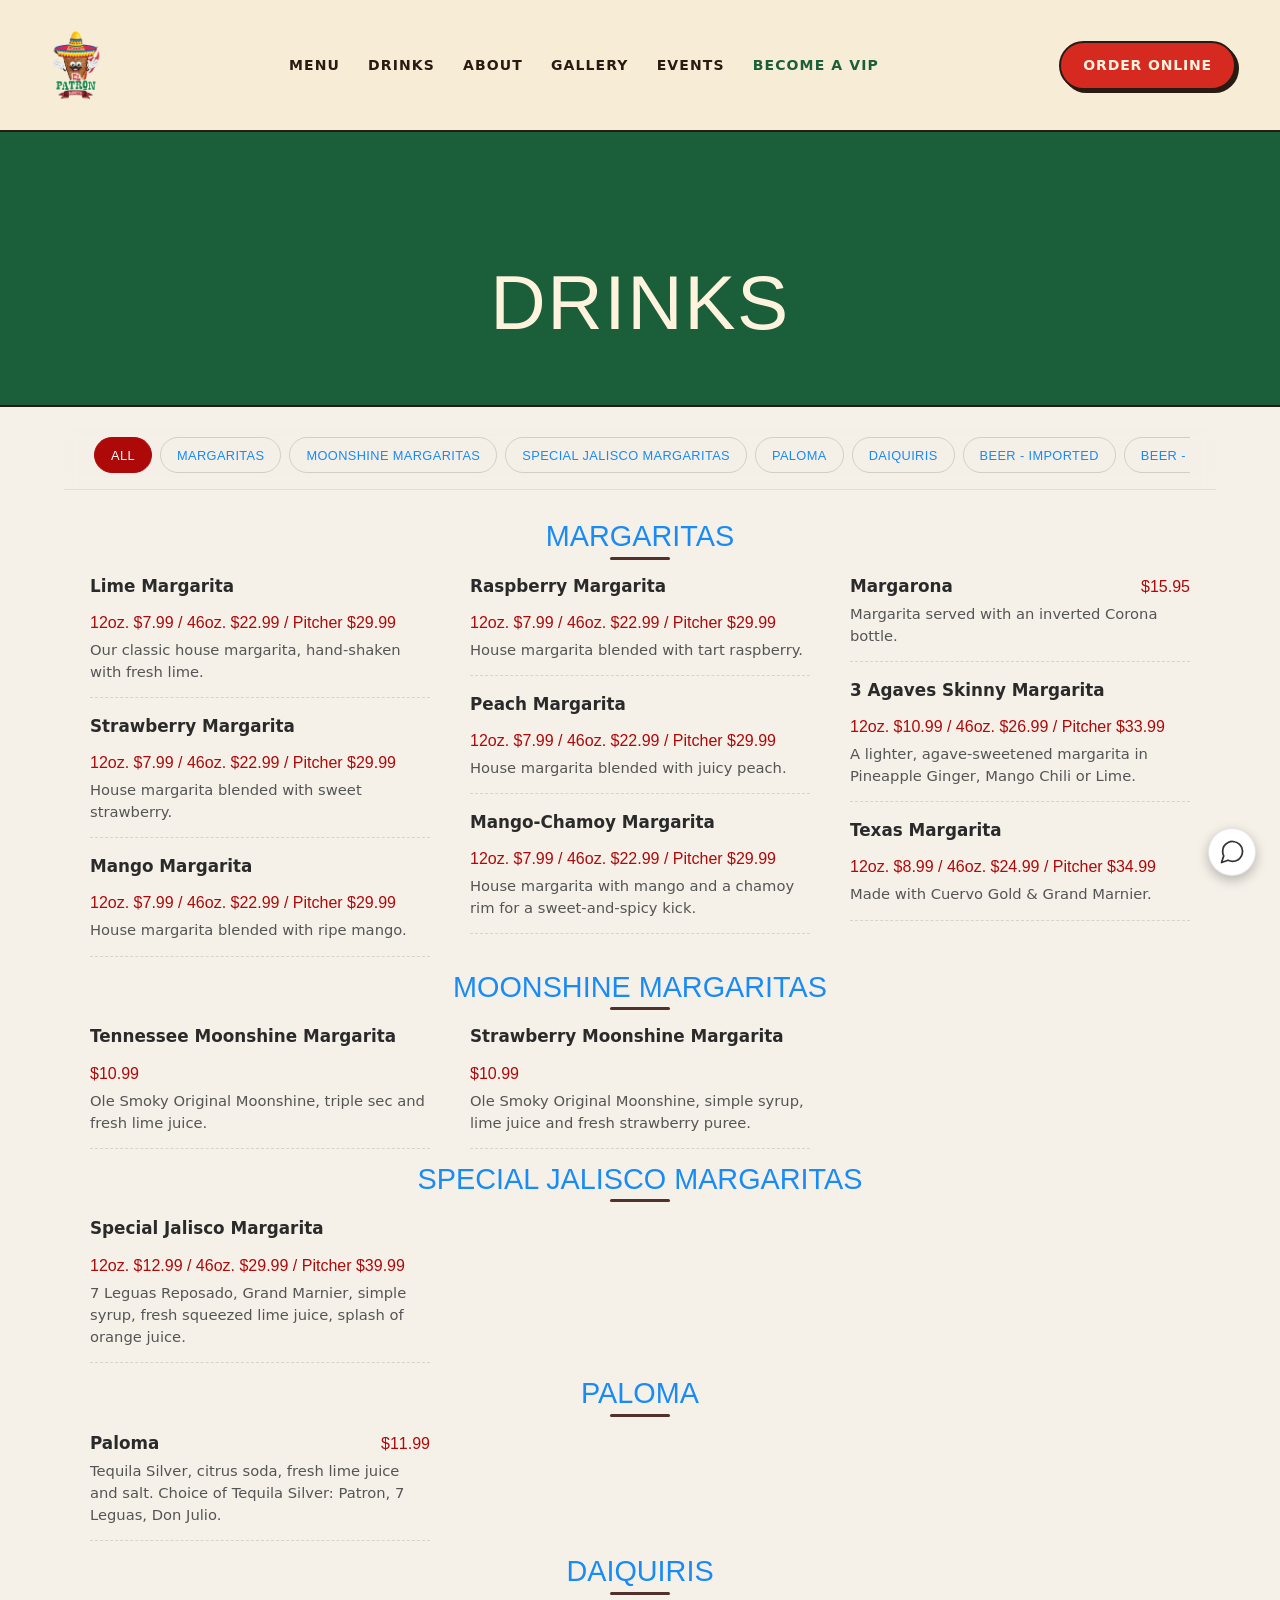
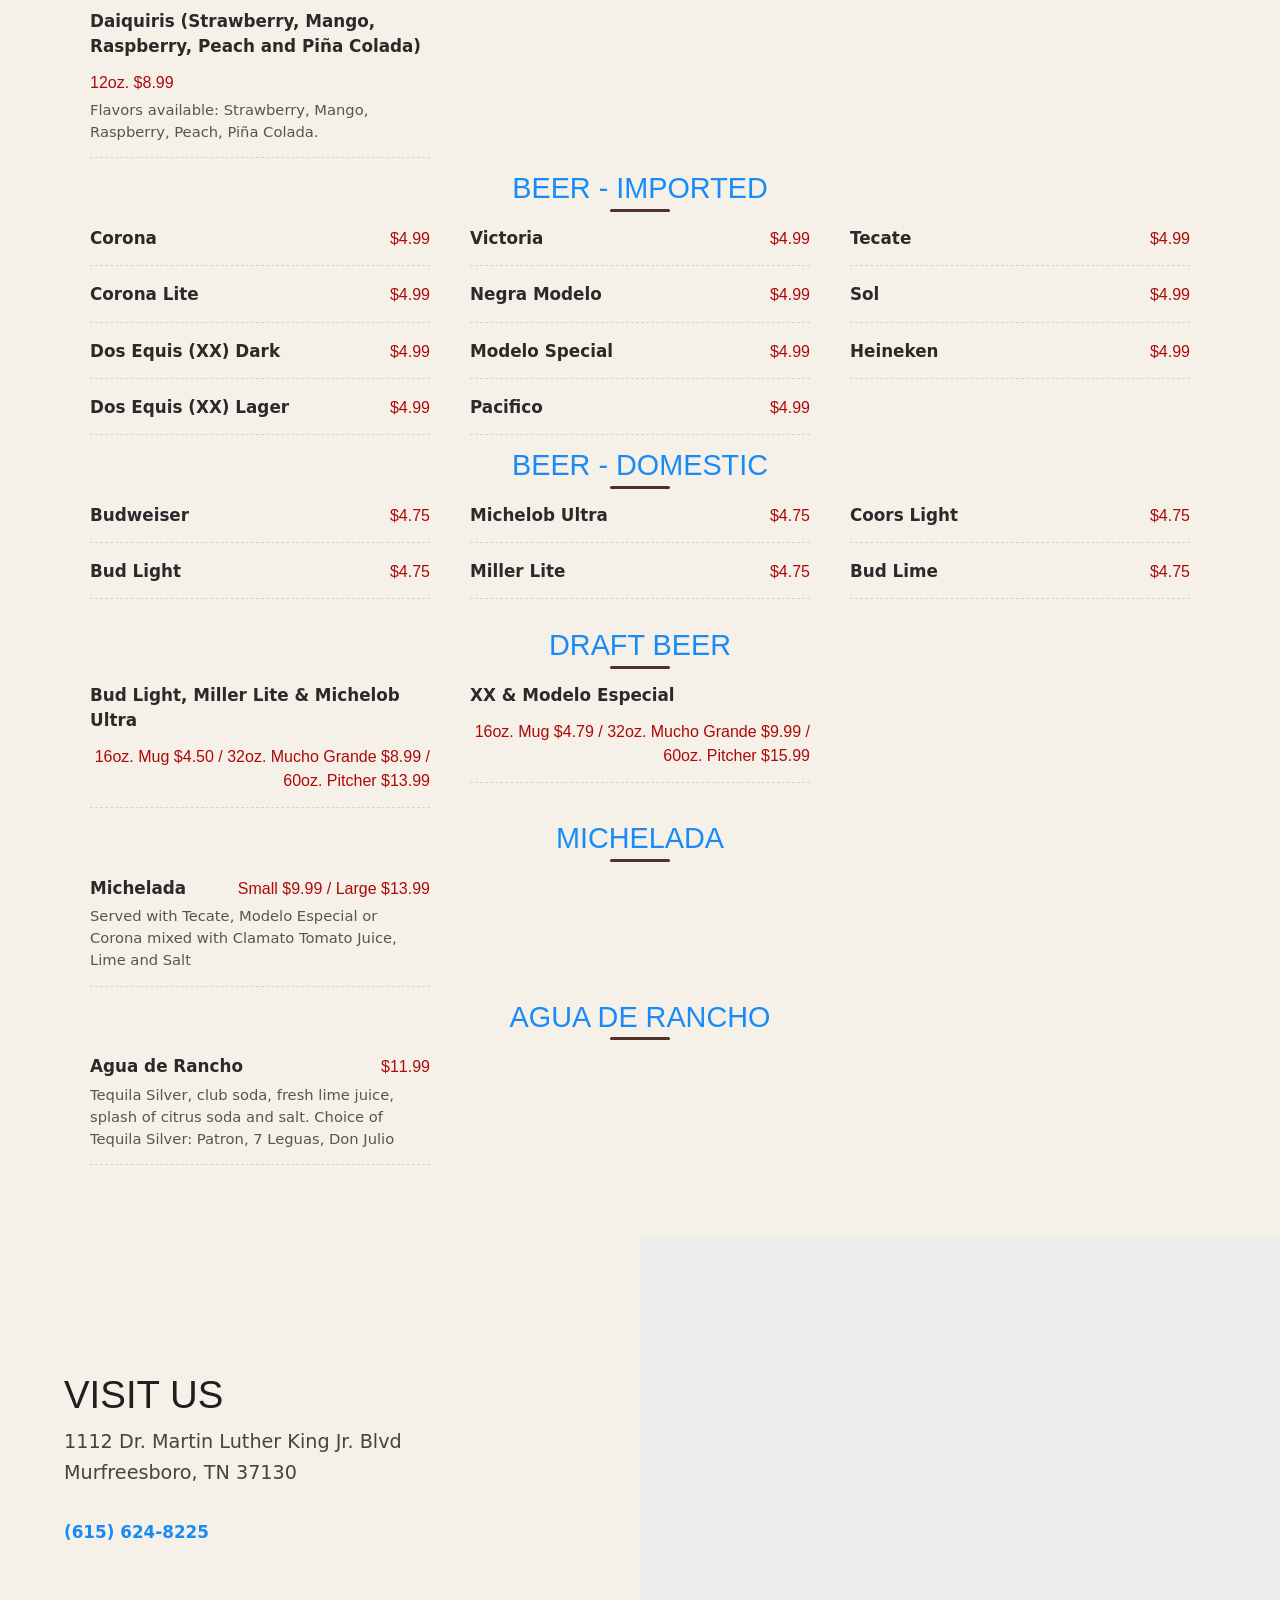
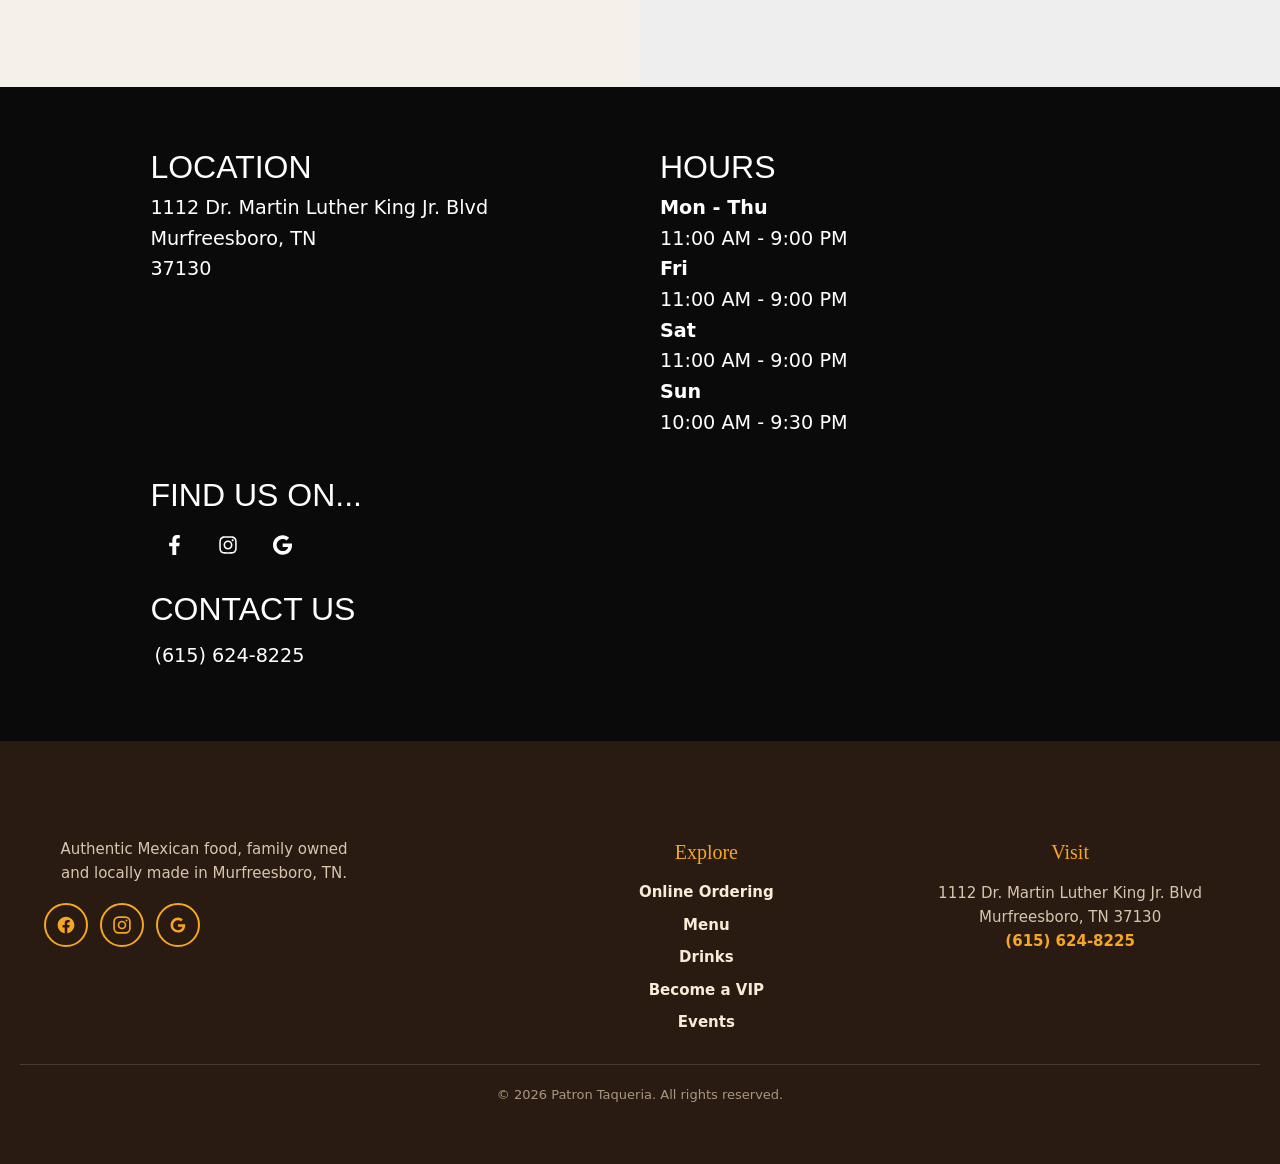
<file: drinks/index.html>
<!DOCTYPE html><html lang="en"><head><meta charset="UTF-8"><meta name="viewport" content="width=device-width, initial-scale=1.0"><title>Drinks | Patron Taqueria | Murfreesboro, TN</title><meta name="description" content="Handcrafted margaritas, cocktails and drinks at Patron Taqueria in Murfreesboro, TN. See the full drink menu and order online for pickup."><link rel="canonical" href="https://elpatrontaquerias.com/drinks/"><meta property="og:title" content="Drinks | Patron Taqueria | Murfreesboro, TN"><meta property="og:description" content="Handcrafted margaritas, cocktails and drinks at Patron Taqueria in Murfreesboro, TN. See the full drink menu and order online for pickup."><meta property="og:type" content="restaurant"><meta property="og:url" content="https://elpatrontaquerias.com/drinks/"><meta property="og:locale" content="en_US"><meta property="og:image" content="https://elpatrontaquerias.com/assets/images/pat-parrillada-1600.webp"><meta name="twitter:card" content="summary_large_image"><style></style><link rel="preload" as="font" type="font/woff2" href="/assets/fonts/roboto-700.woff2" crossorigin><link rel="preload" as="font" type="font/woff2" href="/assets/fonts/montserrat-400.woff2" crossorigin><style>*,*::before,*::after{box-sizing:border-box;margin:0;padding:0}
body{font-family:'Font Awesome\ 5 Brands',system-ui,sans-serif;color:#2a2a2a;background:#f5f0e8;overflow-x:hidden}
.site-header{position:fixed;top:0;left:0;width:100%;z-index:1000;background:#f5f0e8;box-shadow:0 2px 5px rgba(0,0,0,.08);transition:background .3s,box-shadow .3s}
.site-header.scrolled{background:#f5f0e8;box-shadow:0 2px 10px rgba(0,0,0,.18)}
.nav-container{display:flex;align-items:center;justify-content:space-between;width:92%;max-width:1280px;margin:0 auto;position:relative;padding:8px 0}
.nav-logo img{height:58px;width:auto}
.nav-left,.nav-right{display:flex;list-style:none;gap:18px;align-items:center}
.nav-left a,.nav-right a{font-family:'Font Awesome\ 5 Free',sans-serif;text-transform:uppercase;color:#1a1a1a;text-decoration:none;font-size:.9rem;letter-spacing:.02em}
.nav-left a:hover,.nav-right a:hover{color:#ae0909}
.btn{display:inline-block;font-family:'Font Awesome\ 5 Free',sans-serif;text-transform:uppercase;background:#ae0909;color:#ffffff;border:2px solid #ae0909;padding:10px 28px;border-radius:10px;text-decoration:none;cursor:pointer;transition:.25s}
.btn:hover{background:#fff;color:#ae0909}
.hero{position:relative;width:100%;height:88vh;min-height:520px;overflow:hidden}
.hero video,.hero-media{position:absolute;inset:0;width:100%;height:100%;object-fit:cover}
.container{width:90%;max-width:1280px;margin:0 auto}</style><style>.fa{display:inline-block;width:1em;height:1em;background-color:currentColor;-webkit-mask-size:contain;mask-size:contain;-webkit-mask-repeat:no-repeat;mask-repeat:no-repeat;-webkit-mask-position:center;mask-position:center;vertical-align:-0.125em}
.fa-facebook{-webkit-mask-image:url("data:image/svg+xml,%3Csvg xmlns='http://www.w3.org/2000/svg' viewBox='0 0 320 512'%3E%3Cpath d='M279.14 288l14.22-92.66h-88.91v-60.13c0-25.35 12.42-50.06 52.24-50.06h40.42V6.26S260.43 0 225.36 0c-73.22 0-121.08 44.38-121.08 124.72v70.62H22.89V288h81.39v224h100.17V288z'/%3E%3C/svg%3E");mask-image:url("data:image/svg+xml,%3Csvg xmlns='http://www.w3.org/2000/svg' viewBox='0 0 320 512'%3E%3Cpath d='M279.14 288l14.22-92.66h-88.91v-60.13c0-25.35 12.42-50.06 52.24-50.06h40.42V6.26S260.43 0 225.36 0c-73.22 0-121.08 44.38-121.08 124.72v70.62H22.89V288h81.39v224h100.17V288z'/%3E%3C/svg%3E")}
.fa-instagram{-webkit-mask-image:url("data:image/svg+xml,%3Csvg xmlns='http://www.w3.org/2000/svg' viewBox='0 0 448 512'%3E%3Cpath d='M224.1 141c-63.6 0-114.9 51.3-114.9 114.9s51.3 114.9 114.9 114.9S339 319.5 339 255.9 287.7 141 224.1 141zm0 189.6c-41.1 0-74.7-33.5-74.7-74.7s33.5-74.7 74.7-74.7 74.7 33.5 74.7 74.7-33.6 74.7-74.7 74.7zm146.4-194.3c0 14.9-12 26.8-26.8 26.8-14.9 0-26.8-12-26.8-26.8s12-26.8 26.8-26.8 26.8 12 26.8 26.8zm76.1 27.2c-1.7-35.9-9.9-67.7-36.2-93.9-26.2-26.2-58-34.4-93.9-36.2-37-2.1-147.9-2.1-184.9 0-35.8 1.7-67.6 9.9-93.9 36.1s-34.4 58-36.2 93.9c-2.1 37-2.1 147.9 0 184.9 1.7 35.9 9.9 67.7 36.2 93.9s58 34.4 93.9 36.2c37 2.1 147.9 2.1 184.9 0 35.9-1.7 67.7-9.9 93.9-36.2 26.2-26.2 34.4-58 36.2-93.9 2.1-37 2.1-147.8 0-184.8zM398.8 388c-7.8 19.6-22.9 34.7-42.6 42.6-29.5 11.7-99.5 9-132.1 9s-102.7 2.6-132.1-9c-19.6-7.8-34.7-22.9-42.6-42.6-11.7-29.5-9-99.5-9-132.1s-2.6-102.7 9-132.1c7.8-19.6 22.9-34.7 42.6-42.6 29.5-11.7 99.5-9 132.1-9s102.7-2.6 132.1 9c19.6 7.8 34.7 22.9 42.6 42.6 11.7 29.5 9 99.5 9 132.1s2.7 102.7-9 132.1z'/%3E%3C/svg%3E");mask-image:url("data:image/svg+xml,%3Csvg xmlns='http://www.w3.org/2000/svg' viewBox='0 0 448 512'%3E%3Cpath d='M224.1 141c-63.6 0-114.9 51.3-114.9 114.9s51.3 114.9 114.9 114.9S339 319.5 339 255.9 287.7 141 224.1 141zm0 189.6c-41.1 0-74.7-33.5-74.7-74.7s33.5-74.7 74.7-74.7 74.7 33.5 74.7 74.7-33.6 74.7-74.7 74.7zm146.4-194.3c0 14.9-12 26.8-26.8 26.8-14.9 0-26.8-12-26.8-26.8s12-26.8 26.8-26.8 26.8 12 26.8 26.8zm76.1 27.2c-1.7-35.9-9.9-67.7-36.2-93.9-26.2-26.2-58-34.4-93.9-36.2-37-2.1-147.9-2.1-184.9 0-35.8 1.7-67.6 9.9-93.9 36.1s-34.4 58-36.2 93.9c-2.1 37-2.1 147.9 0 184.9 1.7 35.9 9.9 67.7 36.2 93.9s58 34.4 93.9 36.2c37 2.1 147.9 2.1 184.9 0 35.9-1.7 67.7-9.9 93.9-36.2 26.2-26.2 34.4-58 36.2-93.9 2.1-37 2.1-147.8 0-184.8zM398.8 388c-7.8 19.6-22.9 34.7-42.6 42.6-29.5 11.7-99.5 9-132.1 9s-102.7 2.6-132.1-9c-19.6-7.8-34.7-22.9-42.6-42.6-11.7-29.5-9-99.5-9-132.1s-2.6-102.7 9-132.1c7.8-19.6 22.9-34.7 42.6-42.6 29.5-11.7 99.5-9 132.1-9s102.7-2.6 132.1 9c19.6 7.8 34.7 22.9 42.6 42.6 11.7 29.5 9 99.5 9 132.1s2.7 102.7-9 132.1z'/%3E%3C/svg%3E")}
.fa-google{-webkit-mask-image:url("data:image/svg+xml,%3Csvg xmlns='http://www.w3.org/2000/svg' viewBox='0 0 488 512'%3E%3Cpath d='M488 261.8C488 403.3 391.1 504 248 504 110.8 504 0 393.2 0 256S110.8 8 248 8c66.8 0 123 24.5 166.3 64.9l-67.5 64.9C258.5 52.6 94.3 116.6 94.3 256c0 86.5 69.1 156.6 153.7 156.6 98.2 0 135-70.4 140.8-106.9H248v-85.3h236.1c2.3 12.7 3.9 24.9 3.9 41.4z'/%3E%3C/svg%3E");mask-image:url("data:image/svg+xml,%3Csvg xmlns='http://www.w3.org/2000/svg' viewBox='0 0 488 512'%3E%3Cpath d='M488 261.8C488 403.3 391.1 504 248 504 110.8 504 0 393.2 0 256S110.8 8 248 8c66.8 0 123 24.5 166.3 64.9l-67.5 64.9C258.5 52.6 94.3 116.6 94.3 256c0 86.5 69.1 156.6 153.7 156.6 98.2 0 135-70.4 140.8-106.9H248v-85.3h236.1c2.3 12.7 3.9 24.9 3.9 41.4z'/%3E%3C/svg%3E")}
.fa-star{-webkit-mask-image:url("data:image/svg+xml,%3Csvg xmlns='http://www.w3.org/2000/svg' viewBox='0 0 576 512'%3E%3Cpath d='M259.3 17.8L194 150.2 47.9 171.5c-26.2 3.8-36.7 36.1-17.7 54.6l105.7 103-25 145.5c-4.5 26.3 23.2 46 46.4 33.7L288 439.6l130.7 68.7c23.2 12.2 50.9-7.4 46.4-33.7l-25-145.5 105.7-103c19-18.5 8.5-50.8-17.7-54.6L382 150.2 316.7 17.8c-11.7-23.6-45.6-23.9-57.4 0z'/%3E%3C/svg%3E");mask-image:url("data:image/svg+xml,%3Csvg xmlns='http://www.w3.org/2000/svg' viewBox='0 0 576 512'%3E%3Cpath d='M259.3 17.8L194 150.2 47.9 171.5c-26.2 3.8-36.7 36.1-17.7 54.6l105.7 103-25 145.5c-4.5 26.3 23.2 46 46.4 33.7L288 439.6l130.7 68.7c23.2 12.2 50.9-7.4 46.4-33.7l-25-145.5 105.7-103c19-18.5 8.5-50.8-17.7-54.6L382 150.2 316.7 17.8c-11.7-23.6-45.6-23.9-57.4 0z'/%3E%3C/svg%3E")}
.fa-angle-left{-webkit-mask-image:url("data:image/svg+xml,%3Csvg xmlns='http://www.w3.org/2000/svg' viewBox='0 0 256 512'%3E%3Cpath d='M31.7 239l136-136c9.4-9.4 24.6-9.4 33.9 0l22.6 22.6c9.4 9.4 9.4 24.6 0 33.9L127.9 256l96.4 96.4c9.4 9.4 9.4 24.6 0 33.9L201.7 409c-9.4 9.4-24.6 9.4-33.9 0l-136-136c-9.5-9.4-9.5-24.6-.1-34z'/%3E%3C/svg%3E");mask-image:url("data:image/svg+xml,%3Csvg xmlns='http://www.w3.org/2000/svg' viewBox='0 0 256 512'%3E%3Cpath d='M31.7 239l136-136c9.4-9.4 24.6-9.4 33.9 0l22.6 22.6c9.4 9.4 9.4 24.6 0 33.9L127.9 256l96.4 96.4c9.4 9.4 9.4 24.6 0 33.9L201.7 409c-9.4 9.4-24.6 9.4-33.9 0l-136-136c-9.5-9.4-9.5-24.6-.1-34z'/%3E%3C/svg%3E")}
.fa-angle-right{-webkit-mask-image:url("data:image/svg+xml,%3Csvg xmlns='http://www.w3.org/2000/svg' viewBox='0 0 256 512'%3E%3Cpath d='M224.3 273l-136 136c-9.4 9.4-24.6 9.4-33.9 0l-22.6-22.6c-9.4-9.4-9.4-24.6 0-33.9l96.4-96.4-96.4-96.4c-9.4-9.4-9.4-24.6 0-33.9L54.3 103c9.4-9.4 24.6-9.4 33.9 0l136 136c9.5 9.4 9.5 24.6.1 34z'/%3E%3C/svg%3E");mask-image:url("data:image/svg+xml,%3Csvg xmlns='http://www.w3.org/2000/svg' viewBox='0 0 256 512'%3E%3Cpath d='M224.3 273l-136 136c-9.4 9.4-24.6 9.4-33.9 0l-22.6-22.6c-9.4-9.4-9.4-24.6 0-33.9l96.4-96.4-96.4-96.4c-9.4-9.4-9.4-24.6 0-33.9L54.3 103c9.4-9.4 24.6-9.4 33.9 0l136 136c9.5 9.4 9.5 24.6.1 34z'/%3E%3C/svg%3E")}
.fa-play{-webkit-mask-image:url("data:image/svg+xml,%3Csvg xmlns='http://www.w3.org/2000/svg' viewBox='0 0 448 512'%3E%3Cpath d='M424.4 214.7L72.4 6.6C43.8-10.3 0 6.1 0 47.9V464c0 37.5 40.7 60.1 72.4 41.3l352-208c31.4-18.5 31.5-64.1 0-82.6z'/%3E%3C/svg%3E");mask-image:url("data:image/svg+xml,%3Csvg xmlns='http://www.w3.org/2000/svg' viewBox='0 0 448 512'%3E%3Cpath d='M424.4 214.7L72.4 6.6C43.8-10.3 0 6.1 0 47.9V464c0 37.5 40.7 60.1 72.4 41.3l352-208c31.4-18.5 31.5-64.1 0-82.6z'/%3E%3C/svg%3E")}
.fa-pause{-webkit-mask-image:url("data:image/svg+xml,%3Csvg xmlns='http://www.w3.org/2000/svg' viewBox='0 0 448 512'%3E%3Cpath d='M144 479H48c-26.5 0-48-21.5-48-48V79c0-26.5 21.5-48 48-48h96c26.5 0 48 21.5 48 48v352c0 26.5-21.5 48-48 48zm304-48V79c0-26.5-21.5-48-48-48h-96c-26.5 0-48 21.5-48 48v352c0 26.5 21.5 48 48 48h96c26.5 0 48-21.5 48-48z'/%3E%3C/svg%3E");mask-image:url("data:image/svg+xml,%3Csvg xmlns='http://www.w3.org/2000/svg' viewBox='0 0 448 512'%3E%3Cpath d='M144 479H48c-26.5 0-48-21.5-48-48V79c0-26.5 21.5-48 48-48h96c26.5 0 48 21.5 48 48v352c0 26.5-21.5 48-48 48zm304-48V79c0-26.5-21.5-48-48-48h-96c-26.5 0-48 21.5-48 48v352c0 26.5 21.5 48 48 48h96c26.5 0 48-21.5 48-48z'/%3E%3C/svg%3E")}
.fa-volume-off{-webkit-mask-image:url("data:image/svg+xml,%3Csvg xmlns='http://www.w3.org/2000/svg' viewBox='0 0 256 512'%3E%3Cpath d='M215 71l-89 89H24a24 24 0 00-24 24v144a24 24 0 0024 24h102l89 89a24 24 0 0040-17V88a24 24 0 00-40-17z'/%3E%3C/svg%3E");mask-image:url("data:image/svg+xml,%3Csvg xmlns='http://www.w3.org/2000/svg' viewBox='0 0 256 512'%3E%3Cpath d='M215 71l-89 89H24a24 24 0 00-24 24v144a24 24 0 0024 24h102l89 89a24 24 0 0040-17V88a24 24 0 00-40-17z'/%3E%3C/svg%3E")}
.fa-volume-up{-webkit-mask-image:url("data:image/svg+xml,%3Csvg xmlns='http://www.w3.org/2000/svg' viewBox='0 0 576 512'%3E%3Cpath d='M215 71l-89 89H24a24 24 0 00-24 24v144a24 24 0 0024 24h102l89 89a24 24 0 0040-17V88a24 24 0 00-40-17zm233.6-19.4a16 16 0 00-22.6 0C381.9 95.9 352 154.8 352 224s29.9 128.1 73.4 172.4a16 16 0 0022.6 0c51.9-51.9 82.4-120.5 82.4-204.4S500.5 83.5 448.6 51.6zm-64 64a16 16 0 00-22.6 0C337.9 139.9 320 178.8 320 224s17.9 84.1 41.4 108.4a16 16 0 0022.6 0C417.9 298.1 440 259.2 440 224s-22.1-74.1-55.4-108.4z'/%3E%3C/svg%3E");mask-image:url("data:image/svg+xml,%3Csvg xmlns='http://www.w3.org/2000/svg' viewBox='0 0 576 512'%3E%3Cpath d='M215 71l-89 89H24a24 24 0 00-24 24v144a24 24 0 0024 24h102l89 89a24 24 0 0040-17V88a24 24 0 00-40-17zm233.6-19.4a16 16 0 00-22.6 0C381.9 95.9 352 154.8 352 224s29.9 128.1 73.4 172.4a16 16 0 0022.6 0c51.9-51.9 82.4-120.5 82.4-204.4S500.5 83.5 448.6 51.6zm-64 64a16 16 0 00-22.6 0C337.9 139.9 320 178.8 320 224s17.9 84.1 41.4 108.4a16 16 0 0022.6 0C417.9 298.1 440 259.2 440 224s-22.1-74.1-55.4-108.4z'/%3E%3C/svg%3E")}
.fa-quote-left{-webkit-mask-image:url("data:image/svg+xml,%3Csvg xmlns='http://www.w3.org/2000/svg' viewBox='0 0 512 512'%3E%3Cpath d='M464 256h-80v-64c0-35.3 28.7-64 64-64h8c13.3 0 24-10.7 24-24V56c0-13.3-10.7-24-24-24h-8c-88.4 0-160 71.6-160 160v240c0 26.5 21.5 48 48 48h128c26.5 0 48-21.5 48-48V304c0-26.5-21.5-48-48-48zm-288 0H96v-64c0-35.3 28.7-64 64-64h8c13.3 0 24-10.7 24-24V56c0-13.3-10.7-24-24-24h-8C71.6 32 0 103.6 0 192v240c0 26.5 21.5 48 48 48h128c26.5 0 48-21.5 48-48V304c0-26.5-21.5-48-48-48z'/%3E%3C/svg%3E");mask-image:url("data:image/svg+xml,%3Csvg xmlns='http://www.w3.org/2000/svg' viewBox='0 0 512 512'%3E%3Cpath d='M464 256h-80v-64c0-35.3 28.7-64 64-64h8c13.3 0 24-10.7 24-24V56c0-13.3-10.7-24-24-24h-8c-88.4 0-160 71.6-160 160v240c0 26.5 21.5 48 48 48h128c26.5 0 48-21.5 48-48V304c0-26.5-21.5-48-48-48zm-288 0H96v-64c0-35.3 28.7-64 64-64h8c13.3 0 24-10.7 24-24V56c0-13.3-10.7-24-24-24h-8C71.6 32 0 103.6 0 192v240c0 26.5 21.5 48 48 48h128c26.5 0 48-21.5 48-48V304c0-26.5-21.5-48-48-48z'/%3E%3C/svg%3E")}
.fa-quote-right{-webkit-mask-image:url("data:image/svg+xml,%3Csvg xmlns='http://www.w3.org/2000/svg' viewBox='0 0 512 512'%3E%3Cpath d='M176 32H48C21.5 32 0 53.5 0 80v128c0 26.5 21.5 48 48 48h80v64c0 35.3-28.7 64-64 64h-8c-13.3 0-24 10.7-24 24v48c0 13.3 10.7 24 24 24h8c88.4 0 160-71.6 160-160V80c0-26.5-21.5-48-48-48zm288 0h-128c-26.5 0-48 21.5-48 48v128c0 26.5 21.5 48 48 48h80v64c0 35.3-28.7 64-64 64h-8c-13.3 0-24 10.7-24 24v48c0 13.3 10.7 24 24 24h8c88.4 0 160-71.6 160-160V80c0-26.5-21.5-48-48-48z'/%3E%3C/svg%3E");mask-image:url("data:image/svg+xml,%3Csvg xmlns='http://www.w3.org/2000/svg' viewBox='0 0 512 512'%3E%3Cpath d='M176 32H48C21.5 32 0 53.5 0 80v128c0 26.5 21.5 48 48 48h80v64c0 35.3-28.7 64-64 64h-8c-13.3 0-24 10.7-24 24v48c0 13.3 10.7 24 24 24h8c88.4 0 160-71.6 160-160V80c0-26.5-21.5-48-48-48zm288 0h-128c-26.5 0-48 21.5-48 48v128c0 26.5 21.5 48 48 48h80v64c0 35.3-28.7 64-64 64h-8c-13.3 0-24 10.7-24 24v48c0 13.3 10.7 24 24 24h8c88.4 0 160-71.6 160-160V80c0-26.5-21.5-48-48-48z'/%3E%3C/svg%3E")}
.fa-map-marker{-webkit-mask-image:url("data:image/svg+xml,%3Csvg xmlns='http://www.w3.org/2000/svg' viewBox='0 0 384 512'%3E%3Cpath d='M172.3 501.7C27 291 0 269.4 0 192 0 86 86 0 192 0s192 86 192 192c0 77.4-27 99-172.3 309.7-9.5 13.8-29.9 13.8-39.4 0zM192 272c44.2 0 80-35.8 80-80s-35.8-80-80-80-80 35.8-80 80 35.8 80 80 80z'/%3E%3C/svg%3E");mask-image:url("data:image/svg+xml,%3Csvg xmlns='http://www.w3.org/2000/svg' viewBox='0 0 384 512'%3E%3Cpath d='M172.3 501.7C27 291 0 269.4 0 192 0 86 86 0 192 0s192 86 192 192c0 77.4-27 99-172.3 309.7-9.5 13.8-29.9 13.8-39.4 0zM192 272c44.2 0 80-35.8 80-80s-35.8-80-80-80-80 35.8-80 80 35.8 80 80 80z'/%3E%3C/svg%3E")}
.fa-users{-webkit-mask-image:url("data:image/svg+xml,%3Csvg xmlns='http://www.w3.org/2000/svg' viewBox='0 0 640 512'%3E%3Cpath d='M96 224c35.3 0 64-28.7 64-64s-28.7-64-64-64-64 28.7-64 64 28.7 64 64 64zm448 0c35.3 0 64-28.7 64-64s-28.7-64-64-64-64 28.7-64 64 28.7 64 64 64zm32 32h-64c-17.6 0-33.5 7.1-45.1 18.6 40.3 22.1 68.9 62 75.1 109.4h66c17.7 0 32-14.3 32-32v-32c0-35.3-28.7-64-64-64zm-256 0c61.9 0 112-50.1 112-112S381.9 32 320 32 208 82.1 208 144s50.1 112 112 112zm76.8 32h-8.3c-20.8 10-43.9 16-68.5 16s-47.6-6-68.5-16h-8.3C179.6 288 128 339.6 128 403.2V432c0 26.5 21.5 48 48 48h288c26.5 0 48-21.5 48-48v-28.8c0-63.6-51.6-115.2-115.2-115.2zm-223.7-13.4C161.5 263.1 145.6 256 128 256H64c-35.3 0-64 28.7-64 64v32c0 17.7 14.3 32 32 32h65.9c6.3-47.4 34.9-87.3 75.2-109.4z'/%3E%3C/svg%3E");mask-image:url("data:image/svg+xml,%3Csvg xmlns='http://www.w3.org/2000/svg' viewBox='0 0 640 512'%3E%3Cpath d='M96 224c35.3 0 64-28.7 64-64s-28.7-64-64-64-64 28.7-64 64 28.7 64 64 64zm448 0c35.3 0 64-28.7 64-64s-28.7-64-64-64-64 28.7-64 64 28.7 64 64 64zm32 32h-64c-17.6 0-33.5 7.1-45.1 18.6 40.3 22.1 68.9 62 75.1 109.4h66c17.7 0 32-14.3 32-32v-32c0-35.3-28.7-64-64-64zm-256 0c61.9 0 112-50.1 112-112S381.9 32 320 32 208 82.1 208 144s50.1 112 112 112zm76.8 32h-8.3c-20.8 10-43.9 16-68.5 16s-47.6-6-68.5-16h-8.3C179.6 288 128 339.6 128 403.2V432c0 26.5 21.5 48 48 48h288c26.5 0 48-21.5 48-48v-28.8c0-63.6-51.6-115.2-115.2-115.2zm-223.7-13.4C161.5 263.1 145.6 256 128 256H64c-35.3 0-64 28.7-64 64v32c0 17.7 14.3 32 32 32h65.9c6.3-47.4 34.9-87.3 75.2-109.4z'/%3E%3C/svg%3E")}
.fa-calendar{-webkit-mask-image:url("data:image/svg+xml,%3Csvg xmlns='http://www.w3.org/2000/svg' viewBox='0 0 448 512'%3E%3Cpath d='M12 192h424c6.6 0 12 5.4 12 12v260c0 26.5-21.5 48-48 48H48c-26.5 0-48-21.5-48-48V204c0-6.6 5.4-12 12-12zm436-44v-36c0-26.5-21.5-48-48-48h-48V12c0-6.6-5.4-12-12-12h-40c-6.6 0-12 5.4-12 12v52H160V12c0-6.6-5.4-12-12-12h-40c-6.6 0-12 5.4-12 12v52H48C21.5 64 0 85.5 0 112v36c0 6.6 5.4 12 12 12h424c6.6 0 12-5.4 12-12z'/%3E%3C/svg%3E");mask-image:url("data:image/svg+xml,%3Csvg xmlns='http://www.w3.org/2000/svg' viewBox='0 0 448 512'%3E%3Cpath d='M12 192h424c6.6 0 12 5.4 12 12v260c0 26.5-21.5 48-48 48H48c-26.5 0-48-21.5-48-48V204c0-6.6 5.4-12 12-12zm436-44v-36c0-26.5-21.5-48-48-48h-48V12c0-6.6-5.4-12-12-12h-40c-6.6 0-12 5.4-12 12v52H160V12c0-6.6-5.4-12-12-12h-40c-6.6 0-12 5.4-12 12v52H48C21.5 64 0 85.5 0 112v36c0 6.6 5.4 12 12 12h424c6.6 0 12-5.4 12-12z'/%3E%3C/svg%3E")}
.fa-handshake-o{-webkit-mask-image:url("data:image/svg+xml,%3Csvg xmlns='http://www.w3.org/2000/svg' viewBox='0 0 640 512'%3E%3Cpath d='M519.2 127.9l-47.6-47.6A56.3 56.3 0 00431.5 60H208.5a56.3 56.3 0 00-40.1 16.6L120.8 124H64c-35.3 0-64 28.7-64 64v192c0 35.3 28.7 64 64 64h48c17.7 0 32-14.3 32-32s-14.3-32-32-32H64c-17.7 0-32-14.3-32-32V188c0-17.7 14.3-32 32-32h72.7l64.8-68.2a24.1 24.1 0 0117.2-7.1h223.1c6.5 0 12.7 2.6 17.2 7.1l64.8 68.2H576c17.7 0 32 14.3 32 32v180c0 17.7-14.3 32-32 32h-48c-17.7 0-32 14.3-32 32s14.3 32 32 32h48c35.3 0 64-28.7 64-64V188c0-35.3-28.7-64-64-64h-56.8z'/%3E%3C/svg%3E");mask-image:url("data:image/svg+xml,%3Csvg xmlns='http://www.w3.org/2000/svg' viewBox='0 0 640 512'%3E%3Cpath d='M519.2 127.9l-47.6-47.6A56.3 56.3 0 00431.5 60H208.5a56.3 56.3 0 00-40.1 16.6L120.8 124H64c-35.3 0-64 28.7-64 64v192c0 35.3 28.7 64 64 64h48c17.7 0 32-14.3 32-32s-14.3-32-32-32H64c-17.7 0-32-14.3-32-32V188c0-17.7 14.3-32 32-32h72.7l64.8-68.2a24.1 24.1 0 0117.2-7.1h223.1c6.5 0 12.7 2.6 17.2 7.1l64.8 68.2H576c17.7 0 32 14.3 32 32v180c0 17.7-14.3 32-32 32h-48c-17.7 0-32 14.3-32 32s14.3 32 32 32h48c35.3 0 64-28.7 64-64V188c0-35.3-28.7-64-64-64h-56.8z'/%3E%3C/svg%3E")}
.fa-envelope{-webkit-mask-image:url("data:image/svg+xml,%3Csvg xmlns='http://www.w3.org/2000/svg' viewBox='0 0 512 512'%3E%3Cpath d='M502.3 190.8c3.9-3.1 9.7-.2 9.7 4.7V400c0 26.5-21.5 48-48 48H48c-26.5 0-48-21.5-48-48V195.6c0-5 5.7-7.8 9.7-4.7 22.4 17.4 52.1 39.5 154.1 113.6 21.1 15.4 56.7 47.8 92.2 47.6 35.7.3 72-32.8 92.3-47.6 102-74.1 131.6-96.3 154-113.7zM256 320c23.2.4 56.6-29.2 73.4-41.4 132.7-96.3 142.8-104.7 173.4-128.7 5.8-4.5 9.2-11.5 9.2-18.9v-19c0-26.5-21.5-48-48-48H48C21.5 64 0 85.5 0 112v19c0 7.4 3.4 14.3 9.2 18.9 30.6 23.9 40.7 32.4 173.4 128.7 16.8 12.2 50.2 41.8 73.4 41.4z'/%3E%3C/svg%3E");mask-image:url("data:image/svg+xml,%3Csvg xmlns='http://www.w3.org/2000/svg' viewBox='0 0 512 512'%3E%3Cpath d='M502.3 190.8c3.9-3.1 9.7-.2 9.7 4.7V400c0 26.5-21.5 48-48 48H48c-26.5 0-48-21.5-48-48V195.6c0-5 5.7-7.8 9.7-4.7 22.4 17.4 52.1 39.5 154.1 113.6 21.1 15.4 56.7 47.8 92.2 47.6 35.7.3 72-32.8 92.3-47.6 102-74.1 131.6-96.3 154-113.7zM256 320c23.2.4 56.6-29.2 73.4-41.4 132.7-96.3 142.8-104.7 173.4-128.7 5.8-4.5 9.2-11.5 9.2-18.9v-19c0-26.5-21.5-48-48-48H48C21.5 64 0 85.5 0 112v19c0 7.4 3.4 14.3 9.2 18.9 30.6 23.9 40.7 32.4 173.4 128.7 16.8 12.2 50.2 41.8 73.4 41.4z'/%3E%3C/svg%3E")}
.fa-cutlery{-webkit-mask-image:url("data:image/svg+xml,%3Csvg xmlns='http://www.w3.org/2000/svg' viewBox='0 0 416 512'%3E%3Cpath d='M207.9 15.2c.8 4.7 16.1 94.5 16.1 128.8 0 52.3-27.8 89.6-68.9 104.6L168 480c0 17.7-14.3 32-32 32s-32-14.3-32-32V248.6C62.8 233.6 35 196.3 35 144c0-34.3 15.3-124.1 16.1-128.8C52.5 7 60.1 0 69 0h16c8.9 0 16.5 7 17.9 15.2zM382 0h-16c-8.3 0-15.4 5.8-17.1 13.8-1.3 6-25 123-25 186.2 0 42.8 16.3 81 43.2 105V480c0 17.7 14.3 32 32 32s32-14.3 32-32V0h-49.1z'/%3E%3C/svg%3E");mask-image:url("data:image/svg+xml,%3Csvg xmlns='http://www.w3.org/2000/svg' viewBox='0 0 416 512'%3E%3Cpath d='M207.9 15.2c.8 4.7 16.1 94.5 16.1 128.8 0 52.3-27.8 89.6-68.9 104.6L168 480c0 17.7-14.3 32-32 32s-32-14.3-32-32V248.6C62.8 233.6 35 196.3 35 144c0-34.3 15.3-124.1 16.1-128.8C52.5 7 60.1 0 69 0h16c8.9 0 16.5 7 17.9 15.2zM382 0h-16c-8.3 0-15.4 5.8-17.1 13.8-1.3 6-25 123-25 186.2 0 42.8 16.3 81 43.2 105V480c0 17.7 14.3 32 32 32s32-14.3 32-32V0h-49.1z'/%3E%3C/svg%3E")}
.fa-glass{-webkit-mask-image:url("data:image/svg+xml,%3Csvg xmlns='http://www.w3.org/2000/svg' viewBox='0 0 384 512'%3E%3Cpath d='M192 384c-80.6 0-152.6-45.1-179.4-112H8c-6.6 0-12-5.4-12-12V12C-4 5.4 1.4 0 8 0h368c6.6 0 12 5.4 12 12v248c0 6.6-5.4 12-12 12h-4.6C344.6 338.9 272.6 384 192 384zm0 32c-23.6 0-46.3-3.8-67.7-10.8L160 480h64l35.7-74.8C238.3 412.2 215.6 416 192 416zm160-272V32H32v112h320z'/%3E%3C/svg%3E");mask-image:url("data:image/svg+xml,%3Csvg xmlns='http://www.w3.org/2000/svg' viewBox='0 0 384 512'%3E%3Cpath d='M192 384c-80.6 0-152.6-45.1-179.4-112H8c-6.6 0-12-5.4-12-12V12C-4 5.4 1.4 0 8 0h368c6.6 0 12 5.4 12 12v248c0 6.6-5.4 12-12 12h-4.6C344.6 338.9 272.6 384 192 384zm0 32c-23.6 0-46.3-3.8-67.7-10.8L160 480h64l35.7-74.8C238.3 412.2 215.6 416 192 416zm160-272V32H32v112h320z'/%3E%3C/svg%3E")}
.fa-phone{-webkit-mask-image:url("data:image/svg+xml,%3Csvg xmlns='http://www.w3.org/2000/svg' viewBox='0 0 512 512'%3E%3Cpath d='M493.4 24.6l-104-24c-11.3-2.6-22.9 3.3-27.5 13.9l-48 112c-4.2 9.8-1.4 21.3 6.9 28l60.6 49.6c-36 76.7-98.9 140.4-177.2 177.2l-49.6-60.6c-6.8-8.3-18.2-11.1-28-6.9l-112 48C3.9 366.5-2 378.1.6 389.4l24 104C27.1 504.2 36.7 512 48 512c256.1 0 464-207.5 464-464 0-11.2-7.7-20.9-18.6-23.4z'/%3E%3C/svg%3E");mask-image:url("data:image/svg+xml,%3Csvg xmlns='http://www.w3.org/2000/svg' viewBox='0 0 512 512'%3E%3Cpath d='M493.4 24.6l-104-24c-11.3-2.6-22.9 3.3-27.5 13.9l-48 112c-4.2 9.8-1.4 21.3 6.9 28l60.6 49.6c-36 76.7-98.9 140.4-177.2 177.2l-49.6-60.6c-6.8-8.3-18.2-11.1-28-6.9l-112 48C3.9 366.5-2 378.1.6 389.4l24 104C27.1 504.2 36.7 512 48 512c256.1 0 464-207.5 464-464 0-11.2-7.7-20.9-18.6-23.4z'/%3E%3C/svg%3E")}</style><link rel="stylesheet" href="/assets/css/brand-tokens.css?v=422be148"><link rel="stylesheet" href="/assets/css/styles.css?v=422be148"><link rel="stylesheet" href="/assets/css/components.css?v=422be148"><script type="application/ld+json">{"@context": "https://schema.org", "@graph": [{"@type": "Restaurant", "name": "Patron Taqueria", "url": "https://elpatrontaquerias.com/", "telephone": "+16156248225", "address": {"@type": "PostalAddress", "streetAddress": "1112 Dr. Martin Luther King Jr. Blvd", "addressLocality": "Murfreesboro", "addressRegion": "TN", "postalCode": "37130", "addressCountry": "US"}, "servesCuisine": ["Mexican", "Tex-Mex", "Tacos"], "priceRange": "$$", "openingHoursSpecification": [{"@type": "OpeningHoursSpecification", "dayOfWeek": ["Monday", "Tuesday", "Wednesday", "Thursday"], "opens": "11:00", "closes": "21:00"}, {"@type": "OpeningHoursSpecification", "dayOfWeek": "Friday", "opens": "11:00", "closes": "21:00"}, {"@type": "OpeningHoursSpecification", "dayOfWeek": "Saturday", "opens": "11:00", "closes": "21:00"}, {"@type": "OpeningHoursSpecification", "dayOfWeek": "Sunday", "opens": "10:00", "closes": "21:30"}], "hasMap": "https://www.google.com/maps?q=1112%20Dr.%20Martin%20Luther%20King%20Jr.%20Blvd%2C%20Murfreesboro%2C%20TN%2037130", "sameAs": ["https://www.facebook.com/people/El-Patron-Taqueria/100088145538542/", "https://www.google.com/maps/place/?q=place_id:ChIJH6d9qfX4Y4gRHNHliizIGV8", "https://www.instagram.com/el.patron.taqueria/"], "geo": {"@type": "GeoCoordinates", "latitude": 35.8360498, "longitude": -86.3759035}, "potentialAction": {"@type": "OrderAction", "target": {"@type": "EntryPoint", "urlTemplate": "https://online.skytab.com/beb78ee939593d2ace30c469cb7ad3fd", "inLanguage": "en-US", "actionPlatform": ["http://schema.org/DesktopWebPlatform", "http://schema.org/MobileWebPlatform"]}, "deliveryMethod": ["http://purl.org/goodrelations/v1#DeliveryModePickUp"]}, "image": "https://elpatrontaquerias.com/assets/images/pat-parrillada-1600.webp", "@id": "https://elpatrontaquerias.com/#restaurant", "menu": "https://elpatrontaquerias.com/menu/", "hasMenu": {"@id": "https://elpatrontaquerias.com/menu/#menu"}}, {"@type": "BreadcrumbList", "itemListElement": [{"@type": "ListItem", "position": 1, "name": "Home", "item": "https://elpatrontaquerias.com/"}, {"@type": "ListItem", "position": 2, "name": "/drinks/", "item": "https://elpatrontaquerias.com/drinks/"}]}]}</script><link rel="stylesheet" href="/assets/css/patron.css?v=422be148"><style id="nav-match">.site-header{position:sticky!important;top:0!important;background:var(--cream)!important;border-bottom:2px solid var(--ink)!important;height:auto!important;min-height:0!important}.nav{display:flex!important;align-items:center!important;justify-content:space-between!important;gap:20px!important;padding:12px 24px!important;max-width:var(--maxw)!important;margin:0 auto!important;min-height:0!important}.nav-logo{position:static!important;flex:0 0 auto!important;flex-basis:auto!important;display:flex!important;align-items:center!important;align-self:center!important;justify-content:flex-start!important}.nav-logo img{position:static!important;top:auto!important;height:86px!important;width:auto!important;max-width:150px!important;display:block!important}</style></head><body><header class="site-header"><nav class="nav" id="nav"><a href="/" class="nav-logo" aria-label="Patron Taqueria home"><img src="/assets/images/brand-logo-nav.webp" alt="Patron Taqueria" width="135" height="180" style="height:86px!important;width:auto!important;max-width:150px!important;position:static!important;top:auto!important;object-fit:contain"></a><div class="nav-links"><a href="/menu/">Menu</a><a href="/drinks/">Drinks</a><a href="/#about">About</a><a href="/#gallery">Gallery</a><a href="/events/">Events</a><a href="/vip/" class="vip">Become a VIP</a></div><a href="https://online.skytab.com/beb78ee939593d2ace30c469cb7ad3fd" class="nav-cta" target="_blank" rel="noopener">Order Online</a><button class="nav-toggle" aria-label="Menu" aria-expanded="false" onclick="var n=document.getElementById('nav');var o=n.classList.toggle('open');this.setAttribute('aria-expanded',o)"><span></span><span></span><span></span></button></nav></header><main><section class="page-hero"><div class="container"><h1>Drinks</h1></div></section><section class="menu-section menu-large"><div class="container"><div class="menu-panel active all-mode" data-menu-panel="0"><nav class="menu-rail" aria-label="Filter menu sections"><div class="menu-rail-track"><button type="button" class="menu-chip active" data-cat="all">All</button><button type="button" class="menu-chip" data-cat="cat-0-0">MARGARITAS</button><button type="button" class="menu-chip" data-cat="cat-0-1">MOONSHINE MARGARITAS</button><button type="button" class="menu-chip" data-cat="cat-0-2">SPECIAL JALISCO MARGARITAS</button><button type="button" class="menu-chip" data-cat="cat-0-3">PALOMA</button><button type="button" class="menu-chip" data-cat="cat-0-4">DAIQUIRIS</button><button type="button" class="menu-chip" data-cat="cat-0-5">BEER - IMPORTED</button><button type="button" class="menu-chip" data-cat="cat-0-6">BEER - DOMESTIC</button><button type="button" class="menu-chip" data-cat="cat-0-7">DRAFT BEER</button><button type="button" class="menu-chip" data-cat="cat-0-8">MICHELADA</button><button type="button" class="menu-chip" data-cat="cat-0-9">AGUA DE RANCHO</button></div></nav><div class="menu-category" id="cat-0-0"><h2>MARGARITAS</h2><div class="menu-category-rule"></div><div class="menu-items"><div class="menu-item"><div class="menu-item-head"><span class="menu-item-name">Lime Margarita</span><span class="menu-item-price">12oz. $7.99 / 46oz. $22.99 / Pitcher $29.99</span></div><p class="menu-item-desc">Our classic house margarita, hand-shaken with fresh lime.</p></div><div class="menu-item"><div class="menu-item-head"><span class="menu-item-name">Strawberry Margarita</span><span class="menu-item-price">12oz. $7.99 / 46oz. $22.99 / Pitcher $29.99</span></div><p class="menu-item-desc">House margarita blended with sweet strawberry.</p></div><div class="menu-item"><div class="menu-item-head"><span class="menu-item-name">Mango Margarita</span><span class="menu-item-price">12oz. $7.99 / 46oz. $22.99 / Pitcher $29.99</span></div><p class="menu-item-desc">House margarita blended with ripe mango.</p></div><div class="menu-item"><div class="menu-item-head"><span class="menu-item-name">Raspberry Margarita</span><span class="menu-item-price">12oz. $7.99 / 46oz. $22.99 / Pitcher $29.99</span></div><p class="menu-item-desc">House margarita blended with tart raspberry.</p></div><div class="menu-item"><div class="menu-item-head"><span class="menu-item-name">Peach Margarita</span><span class="menu-item-price">12oz. $7.99 / 46oz. $22.99 / Pitcher $29.99</span></div><p class="menu-item-desc">House margarita blended with juicy peach.</p></div><div class="menu-item"><div class="menu-item-head"><span class="menu-item-name">Mango-Chamoy Margarita</span><span class="menu-item-price">12oz. $7.99 / 46oz. $22.99 / Pitcher $29.99</span></div><p class="menu-item-desc">House margarita with mango and a chamoy rim for a sweet-and-spicy kick.</p></div><div class="menu-item"><div class="menu-item-head"><span class="menu-item-name">Margarona</span><span class="menu-item-price">$15.95</span></div><p class="menu-item-desc">Margarita served with an inverted Corona bottle.</p></div><div class="menu-item"><div class="menu-item-head"><span class="menu-item-name">3 Agaves Skinny Margarita</span><span class="menu-item-price">12oz. $10.99 / 46oz. $26.99 / Pitcher $33.99</span></div><p class="menu-item-desc">A lighter, agave-sweetened margarita in Pineapple Ginger, Mango Chili or Lime.</p></div><div class="menu-item"><div class="menu-item-head"><span class="menu-item-name">Texas Margarita</span><span class="menu-item-price">12oz. $8.99 / 46oz. $24.99 / Pitcher $34.99</span></div><p class="menu-item-desc">Made with Cuervo Gold &amp; Grand Marnier.</p></div></div></div><div class="menu-category" id="cat-0-1"><h2>MOONSHINE MARGARITAS</h2><div class="menu-category-rule"></div><div class="menu-items"><div class="menu-item"><div class="menu-item-head"><span class="menu-item-name">Tennessee Moonshine Margarita</span><span class="menu-item-price">$10.99</span></div><p class="menu-item-desc">Ole Smoky Original Moonshine, triple sec and fresh lime juice.</p></div><div class="menu-item"><div class="menu-item-head"><span class="menu-item-name">Strawberry Moonshine Margarita</span><span class="menu-item-price">$10.99</span></div><p class="menu-item-desc">Ole Smoky Original Moonshine, simple syrup, lime juice and fresh strawberry puree.</p></div></div></div><div class="menu-category" id="cat-0-2"><h2>SPECIAL JALISCO MARGARITAS</h2><div class="menu-category-rule"></div><div class="menu-items"><div class="menu-item"><div class="menu-item-head"><span class="menu-item-name">Special Jalisco Margarita</span><span class="menu-item-price">12oz. $12.99 / 46oz. $29.99 / Pitcher $39.99</span></div><p class="menu-item-desc">7 Leguas Reposado, Grand Marnier, simple syrup, fresh squeezed lime juice, splash of orange juice.</p></div></div></div><div class="menu-category" id="cat-0-3"><h2>PALOMA</h2><div class="menu-category-rule"></div><div class="menu-items"><div class="menu-item"><div class="menu-item-head"><span class="menu-item-name">Paloma</span><span class="menu-item-price">$11.99</span></div><p class="menu-item-desc">Tequila Silver, citrus soda, fresh lime juice and salt. Choice of Tequila Silver: Patron, 7 Leguas, Don Julio.</p></div></div></div><div class="menu-category" id="cat-0-4"><h2>DAIQUIRIS</h2><div class="menu-category-rule"></div><div class="menu-items"><div class="menu-item"><div class="menu-item-head"><span class="menu-item-name">Daiquiris (Strawberry, Mango, Raspberry, Peach and Piña Colada)</span><span class="menu-item-price">12oz. $8.99</span></div><p class="menu-item-desc">Flavors available: Strawberry, Mango, Raspberry, Peach, Piña Colada.</p></div></div></div><div class="menu-category" id="cat-0-5"><h2>BEER - IMPORTED</h2><div class="menu-category-rule"></div><div class="menu-items"><div class="menu-item"><div class="menu-item-head"><span class="menu-item-name">Corona</span><span class="menu-item-price">$4.99</span></div></div><div class="menu-item"><div class="menu-item-head"><span class="menu-item-name">Corona Lite</span><span class="menu-item-price">$4.99</span></div></div><div class="menu-item"><div class="menu-item-head"><span class="menu-item-name">Dos Equis (XX) Dark</span><span class="menu-item-price">$4.99</span></div></div><div class="menu-item"><div class="menu-item-head"><span class="menu-item-name">Dos Equis (XX) Lager</span><span class="menu-item-price">$4.99</span></div></div><div class="menu-item"><div class="menu-item-head"><span class="menu-item-name">Victoria</span><span class="menu-item-price">$4.99</span></div></div><div class="menu-item"><div class="menu-item-head"><span class="menu-item-name">Negra Modelo</span><span class="menu-item-price">$4.99</span></div></div><div class="menu-item"><div class="menu-item-head"><span class="menu-item-name">Modelo Special</span><span class="menu-item-price">$4.99</span></div></div><div class="menu-item"><div class="menu-item-head"><span class="menu-item-name">Pacifico</span><span class="menu-item-price">$4.99</span></div></div><div class="menu-item"><div class="menu-item-head"><span class="menu-item-name">Tecate</span><span class="menu-item-price">$4.99</span></div></div><div class="menu-item"><div class="menu-item-head"><span class="menu-item-name">Sol</span><span class="menu-item-price">$4.99</span></div></div><div class="menu-item"><div class="menu-item-head"><span class="menu-item-name">Heineken</span><span class="menu-item-price">$4.99</span></div></div></div></div><div class="menu-category" id="cat-0-6"><h2>BEER - DOMESTIC</h2><div class="menu-category-rule"></div><div class="menu-items"><div class="menu-item"><div class="menu-item-head"><span class="menu-item-name">Budweiser</span><span class="menu-item-price">$4.75</span></div></div><div class="menu-item"><div class="menu-item-head"><span class="menu-item-name">Bud Light</span><span class="menu-item-price">$4.75</span></div></div><div class="menu-item"><div class="menu-item-head"><span class="menu-item-name">Michelob Ultra</span><span class="menu-item-price">$4.75</span></div></div><div class="menu-item"><div class="menu-item-head"><span class="menu-item-name">Miller Lite</span><span class="menu-item-price">$4.75</span></div></div><div class="menu-item"><div class="menu-item-head"><span class="menu-item-name">Coors Light</span><span class="menu-item-price">$4.75</span></div></div><div class="menu-item"><div class="menu-item-head"><span class="menu-item-name">Bud Lime</span><span class="menu-item-price">$4.75</span></div></div></div></div><div class="menu-category" id="cat-0-7"><h2>DRAFT BEER</h2><div class="menu-category-rule"></div><div class="menu-items"><div class="menu-item"><div class="menu-item-head"><span class="menu-item-name">Bud Light, Miller Lite &amp; Michelob Ultra</span><span class="menu-item-price">16oz. Mug $4.50 / 32oz. Mucho Grande $8.99 / 60oz. Pitcher $13.99</span></div></div><div class="menu-item"><div class="menu-item-head"><span class="menu-item-name">XX &amp; Modelo Especial</span><span class="menu-item-price">16oz. Mug $4.79 / 32oz. Mucho Grande $9.99 / 60oz. Pitcher $15.99</span></div></div></div></div><div class="menu-category" id="cat-0-8"><h2>MICHELADA</h2><div class="menu-category-rule"></div><div class="menu-items"><div class="menu-item"><div class="menu-item-head"><span class="menu-item-name">Michelada</span><span class="menu-item-price">Small $9.99 / Large $13.99</span></div><p class="menu-item-desc">Served with Tecate, Modelo Especial or Corona mixed with Clamato Tomato Juice, Lime and Salt</p></div></div></div><div class="menu-category" id="cat-0-9"><h2>AGUA DE RANCHO</h2><div class="menu-category-rule"></div><div class="menu-items"><div class="menu-item"><div class="menu-item-head"><span class="menu-item-name">Agua de Rancho</span><span class="menu-item-price">$11.99</span></div><p class="menu-item-desc">Tequila Silver, club soda, fresh lime juice, splash of citrus soda and salt. Choice of Tequila Silver: Patron, 7 Leguas, Don Julio</p></div></div></div></div></div></section><section class="section-newsletter-map"><div class="newsletter-map-grid"><div class="newsletter-panel"><h2>Visit Us</h2><p class="nl-sub">1112 Dr. Martin Luther King Jr. Blvd<br>Murfreesboro, TN 37130</p><p class="visit-phone"><a href="tel:+16156248225">(615) 624-8225</a></p></div><div class="contact-map" id="map"><iframe title="Patron Taqueria location" src="https://www.google.com/maps?q=1112%20Dr.%20Martin%20Luther%20King%20Jr.%20Blvd%2C%20Murfreesboro%2C%20TN%2037130&amp;output=embed" width="100%" height="420" style="border:0;" loading="lazy" referrerpolicy="no-referrer-when-downgrade"></iframe></div></div></section><section class="section-contact"><div class="container"><div class="contact-grid"><div class="contact-col"><h2>Location</h2><address><p>1112 Dr. Martin Luther King Jr. Blvd</p><p>Murfreesboro, TN</p><p>37130</p></address></div><div class="contact-col"><h2>Hours</h2><p><strong>Mon - Thu</strong><br>11:00 AM - 9:00 PM</p><p><strong>Fri</strong><br>11:00 AM - 9:00 PM</p><p><strong>Sat</strong><br>11:00 AM - 9:00 PM</p><p><strong>Sun</strong><br>10:00 AM - 9:30 PM</p></div><div class="contact-col"><h2>Find Us On...</h2><div class="contact-social"><a href="https://www.facebook.com/people/El-Patron-Taqueria/100088145538542/" target="_blank" rel="noopener noreferrer nofollow" aria-label="Facebook"><i class="fa fa-facebook" aria-hidden="true"></i></a><a href="https://www.instagram.com/el.patron.taqueria/" target="_blank" rel="noopener noreferrer nofollow" aria-label="Instagram"><i class="fa fa-instagram" aria-hidden="true"></i></a><a href="https://www.google.com/maps/search/?api=1&amp;query=Google&amp;query_place_id=ChIJH6d9qfX4Y4gRHNHliizIGV8" target="_blank" rel="noopener noreferrer nofollow" aria-label="Google"><i class="fa fa-google" aria-hidden="true"></i></a></div><h2 class="mt">Contact Us</h2><p><a href="tel:+16156248225">(615) 624-8225</a></p></div></div></div></section></main><footer class="site-footer"><div class="footer-grid"><div><p>Authentic Mexican food, family owned and locally made in Murfreesboro, TN.</p><div class="socials" aria-label="Follow us"><a href="https://www.facebook.com/people/El-Patron-Taqueria/100088145538542/" target="_blank" rel="noopener" aria-label="Facebook"><svg viewBox="0 0 24 24" width="20" height="20" fill="currentColor"><path d="M22 12.06C22 6.5 17.52 2 12 2S2 6.5 2 12.06c0 5 3.66 9.15 8.44 9.94v-7.03H7.9v-2.9h2.54V9.85c0-2.51 1.49-3.9 3.77-3.9 1.09 0 2.24.2 2.24.2v2.46h-1.26c-1.24 0-1.63.77-1.63 1.56v1.87h2.78l-.44 2.9h-2.34V22c4.78-.79 8.44-4.94 8.44-9.94z"/></svg></a><a href="https://www.instagram.com/el.patron.taqueria/" target="_blank" rel="noopener" aria-label="Instagram"><svg viewBox="0 0 24 24" width="20" height="20" fill="none" stroke="currentColor" stroke-width="2"><rect x="2.5" y="2.5" width="19" height="19" rx="5.5"/><circle cx="12" cy="12" r="4.2"/><circle cx="17.4" cy="6.6" r="1.2" fill="currentColor" stroke="none"/></svg></a><a href="https://www.google.com/maps/search/?api=1&amp;query=Google&amp;query_place_id=ChIJH6d9qfX4Y4gRHNHliizIGV8" target="_blank" rel="noopener" aria-label="Google"><svg viewBox="0 0 24 24" width="20" height="20" fill="currentColor"><path d="M21.35 11.1H12v2.98h5.35c-.23 1.4-1.64 4.1-5.35 4.1a5.9 5.9 0 0 1 0-11.8c1.68 0 2.8.72 3.45 1.33l2.35-2.27C16.4 4.02 14.42 3 12 3a9 9 0 1 0 0 18c5.2 0 8.64-3.65 8.64-8.8 0-.6-.07-1.06-.16-1.5z"/></svg></a></div></div><div><div class="foot-h">Explore</div><div class="foot-links"><a href="https://online.skytab.com/beb78ee939593d2ace30c469cb7ad3fd" target="_blank" rel="noopener">Online Ordering</a><a href="/menu/">Menu</a><a href="/drinks/">Drinks</a><a href="/vip/">Become a VIP</a><a href="/events/">Events</a></div></div><div><div class="foot-h">Visit</div><div class="foot-visit">1112 Dr. Martin Luther King Jr. Blvd<br>Murfreesboro, TN 37130<br><a href="tel:+16156248225">(615) 624-8225</a></div></div></div><div class="foot-legal">&copy; 2026 Patron Taqueria. All rights reserved.</div></footer><div class="floating-widgets"><button class="fab-btn fab-contact" aria-label="Contact us" title="Contact us"><svg viewBox="0 0 24 24" width="24" height="24" fill="none" stroke="#333" stroke-width="1.5" stroke-linecap="round" stroke-linejoin="round"><path d="M21 11.5a8.38 8.38 0 0 1-.9 3.8 8.5 8.5 0 0 1-7.6 4.7 8.38 8.38 0 0 1-3.8-.9L3 21l1.9-5.7a8.38 8.38 0 0 1-.9-3.8 8.5 8.5 0 0 1 4.7-7.6 8.38 8.38 0 0 1 3.8-.9h.5a8.48 8.48 0 0 1 8 8v.5z"/></svg></button></div><nav class="mobile-footer-bar" aria-label="mobile footer"><a href="/menu/">View Our Menu</a><a href="https://online.skytab.com/beb78ee939593d2ace30c469cb7ad3fd" target="_blank" rel="noopener">Order</a><a href="#" data-modal="contact-modal" data-contact-type="job">Jobs</a></nav><div class="modal-overlay" id="contact-modal" role="dialog" aria-modal="true" aria-labelledby="contact-modal-title"><div class="modal-content"><button type="button" class="modal-close" aria-label="Close">&times;</button><h2 id="contact-modal-title" class="modal-title">Contact Us</h2><div class="modal-radio-group" id="contact-type-group"><label class="modal-radio"><input type="radio" name="contact_type" value="other" checked> Other questions</label><label class="modal-radio"><input type="radio" name="contact_type" value="event"> Host an event</label><label class="modal-radio"><input type="radio" name="contact_type" value="job"> Apply for a job</label></div><form class="modal-form contact-form-panel active" data-type="other" data-form-type="contact"><input type="hidden" name="type" value="contact"><input type="text" name="_gotcha" class="hp" tabindex="-1" autocomplete="off" aria-hidden="true"><div class="form-group"><label for="co-name">Full Name</label><input type="text" id="co-name" name="co-name" ></div><div class="form-group"><label for="co-phone">Phone</label><input type="tel" id="co-phone" name="co-phone" ></div><div class="form-group"><label for="co-email">Email</label><input type="email" id="co-email" name="co-email" ></div><div class="form-group"><label for="co-desc">How can we help?</label><textarea id="co-desc" name="description" rows="4"></textarea></div><div class="form-group form-checkbox"><label><input type="checkbox" name="sms_consent"> I consent to receive SMS messages from Patron Taqueria. Msg &amp; data rates may apply.</label></div><p class="form-success"></p><p class="form-error"></p><button type="submit" class="btn">Send</button></form><form class="modal-form contact-form-panel" data-type="event" data-form-type="parties"><input type="hidden" name="type" value="parties"><input type="text" name="_gotcha" class="hp" tabindex="-1" autocomplete="off" aria-hidden="true"><div class="form-group"><label for="ce-name">Full Name</label><input type="text" id="ce-name" name="ce-name" ></div><div class="form-group"><label for="ce-phone">Phone</label><input type="tel" id="ce-phone" name="ce-phone" ></div><div class="form-group"><label for="ce-email">Email</label><input type="email" id="ce-email" name="ce-email" ></div><div class="form-group"><label for="ce-people">Number of Guests</label><input type="number" id="ce-people" name="ce-people" min="1"></div><div class="form-group"><label for="ce-desc">Tell us about your event</label><textarea id="ce-desc" name="description" rows="4"></textarea></div><div class="form-group form-checkbox"><label><input type="checkbox" name="sms_consent"> I consent to receive SMS messages from Patron Taqueria. Msg &amp; data rates may apply.</label></div><p class="form-success"></p><p class="form-error"></p><button type="submit" class="btn">Send</button></form><form class="modal-form contact-form-panel" data-type="job" data-form-type="jobs"><input type="hidden" name="type" value="jobs"><input type="text" name="_gotcha" class="hp" tabindex="-1" autocomplete="off" aria-hidden="true"><div class="form-group"><label for="cj-name">Full Name</label><input type="text" id="cj-name" name="cj-name" ></div><div class="form-group"><label for="cj-phone">Phone</label><input type="tel" id="cj-phone" name="cj-phone" ></div><div class="form-group"><label for="cj-email">Email</label><input type="email" id="cj-email" name="cj-email" ></div><div class="form-group"><label for="cj-exp">Industry Experience</label><input type="text" id="cj-exp" name="cj-exp" ></div><div class="form-group"><label for="cj-desc">Anything else?</label><textarea id="cj-desc" name="description" rows="4"></textarea></div><div class="form-group form-checkbox"><label><input type="checkbox" name="sms_consent"> I consent to receive SMS messages from Patron Taqueria. Msg &amp; data rates may apply.</label></div><p class="form-success"></p><p class="form-error"></p><button type="submit" class="btn">Send</button></form></div></div><script>window.SITE_CONFIG={"formEndpoint": null, "newsletterEndpoint": null, "birthdayEndpoint": null, "accentColor": "#188bf6", "vip": {"endpoint": "https://chowdownos.onrender.com/api/public/vip/signup", "client": 72}, "forms": {"endpoint": "https://chowdownos.onrender.com/api/public/forms/submit", "client": 72}};</script><script src="/assets/js/main.js?v=422be148" defer></script></body></html>
</file>
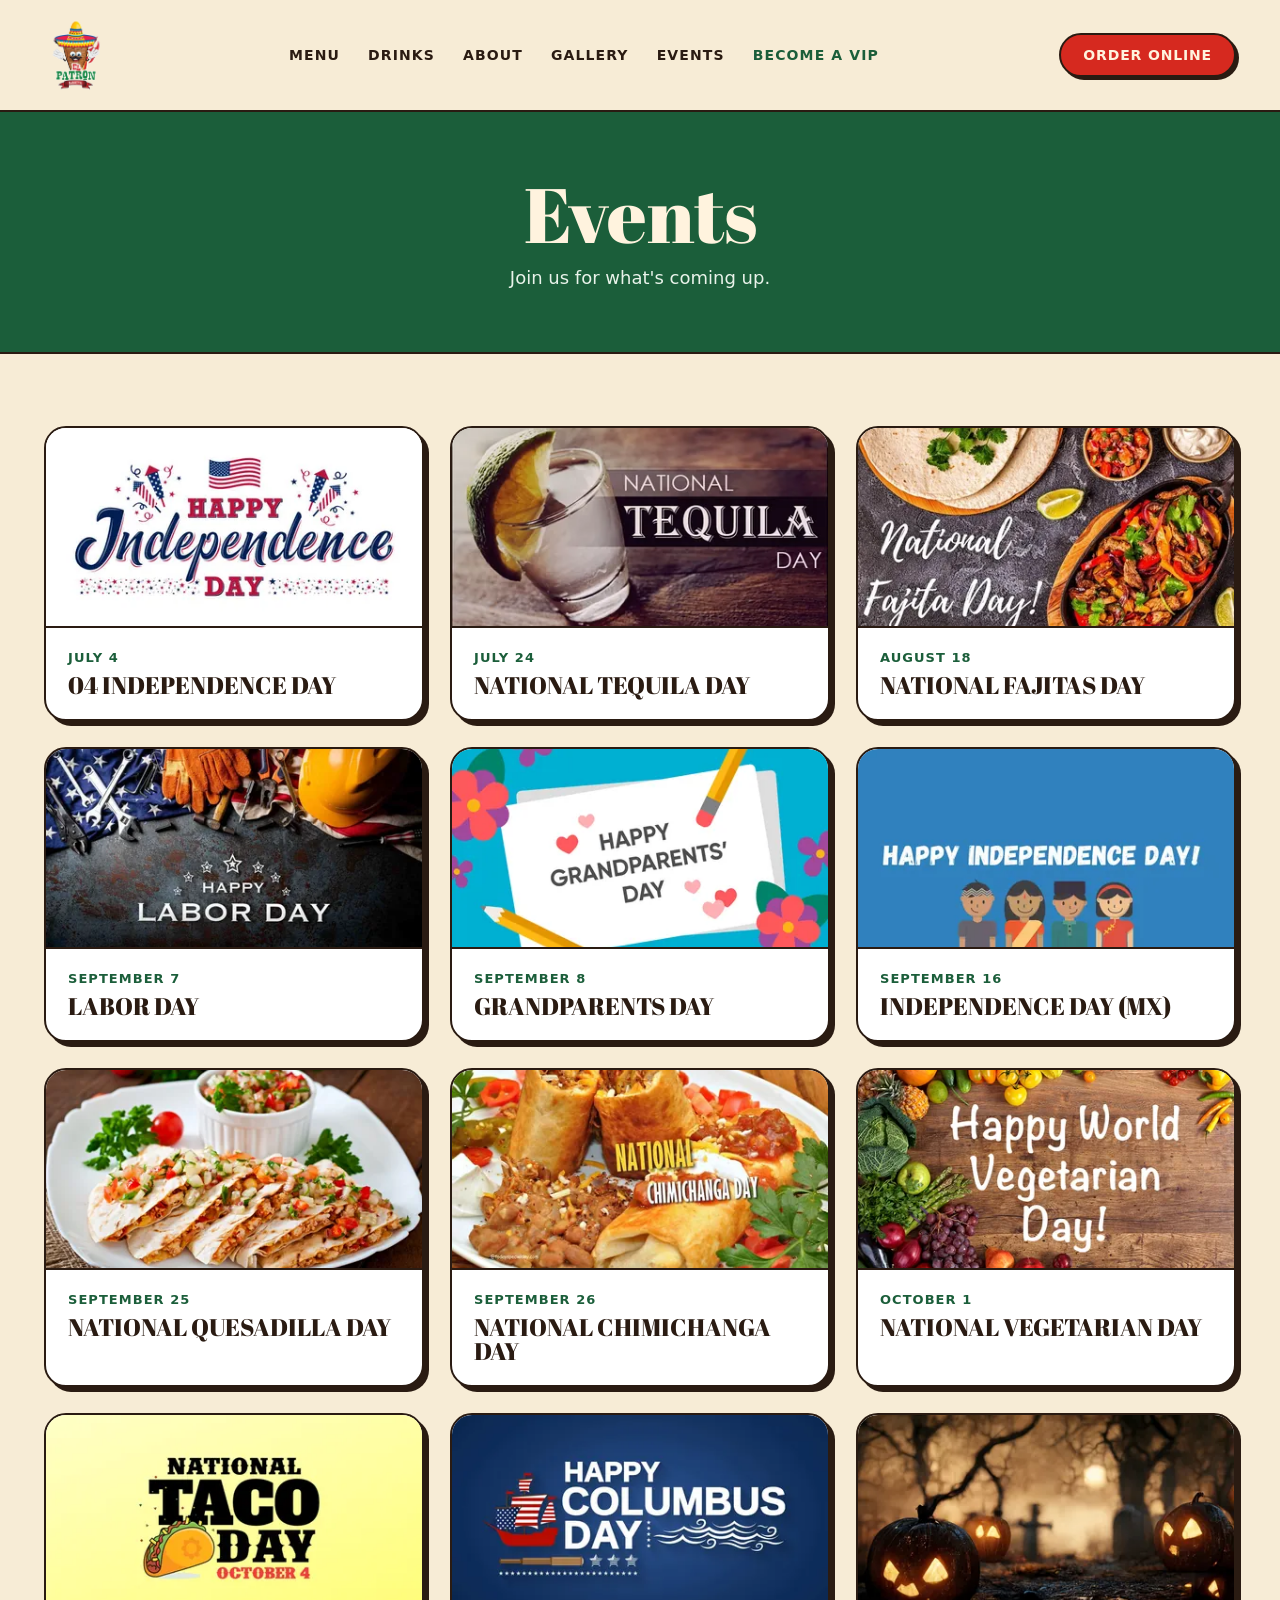
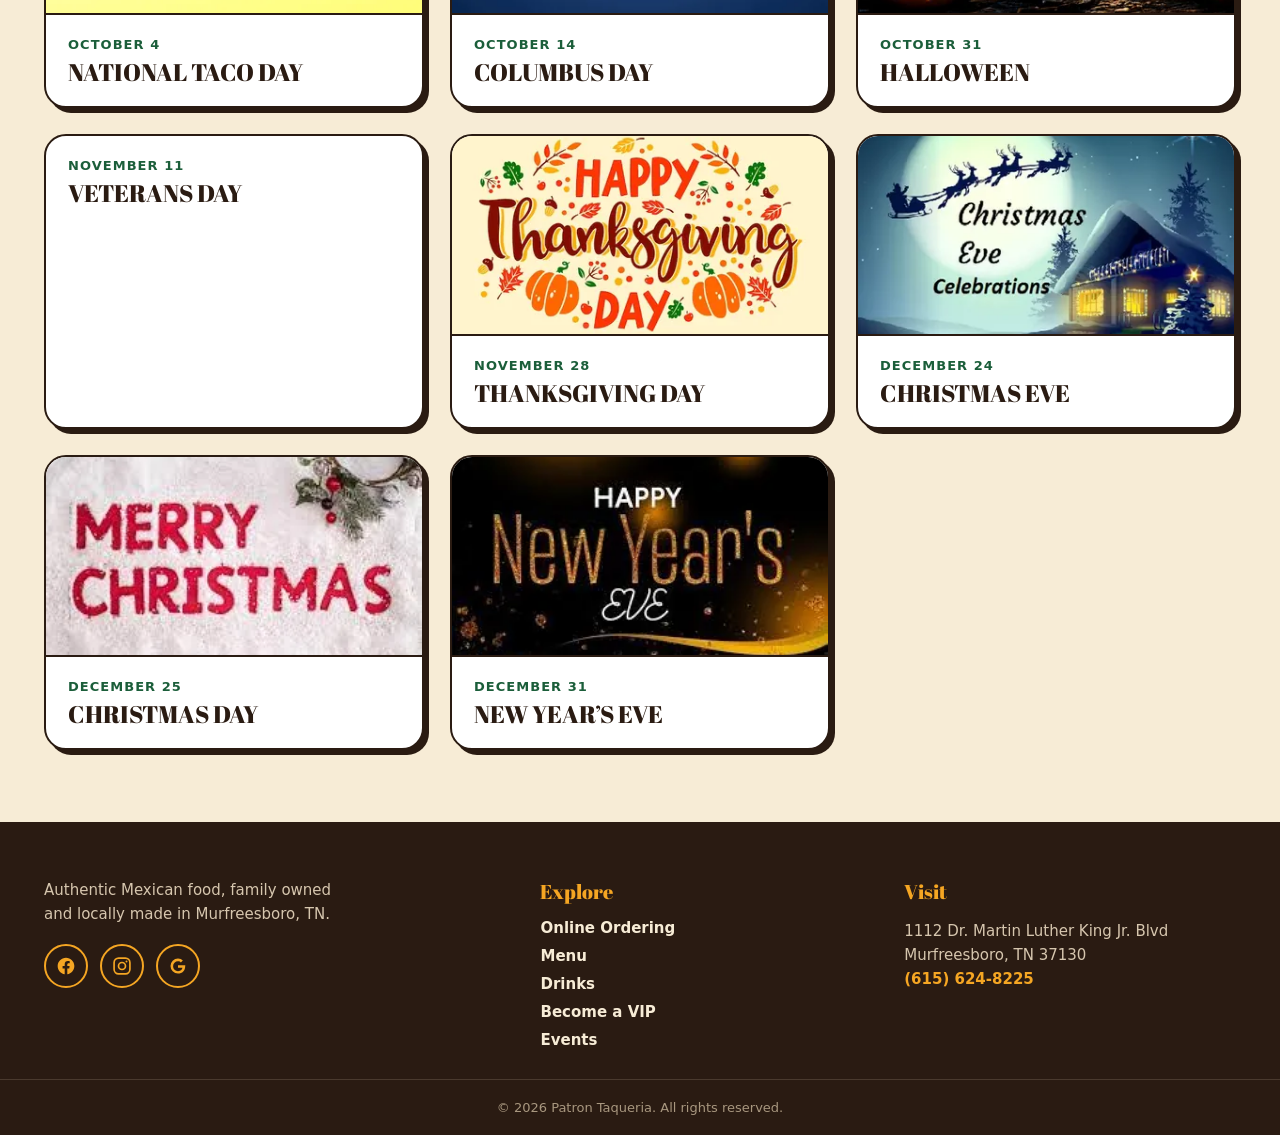
<file: events/index.html>
<!DOCTYPE html><html lang="en"><head><meta charset="utf-8"><meta name="viewport" content="width=device-width, initial-scale=1"><title>Events | Patron Taqueria | Murfreesboro, TN</title><meta name="description" content="Upcoming events at Patron Taqueria in Murfreesboro, TN."><link rel="canonical" href="https://elpatrontaquerias.com/events/"><meta property="og:type" content="restaurant"><meta property="og:locale" content="en_US"><meta property="og:title" content="Events | Patron Taqueria | Murfreesboro, TN"><meta property="og:description" content="Upcoming events at Patron Taqueria in Murfreesboro, TN."><meta property="og:url" content="https://elpatrontaquerias.com/events/"><meta property="og:image" content="https://elpatrontaquerias.com/assets/images/pat-parrillada-1600.webp"><meta name="twitter:card" content="summary_large_image"><link rel="preconnect" href="https://fonts.googleapis.com"><link rel="preconnect" href="https://fonts.gstatic.com" crossorigin><link rel="stylesheet" href="https://fonts.googleapis.com/css2?family=Abril+Fatface&family=Hanken+Grotesque:wght@400;500;600;700;800&display=swap" media="print" onload="this.media='all'"><noscript><link rel="stylesheet" href="https://fonts.googleapis.com/css2?family=Abril+Fatface&family=Hanken+Grotesque:wght@400;500;600;700;800&display=swap"></noscript><link rel="stylesheet" href="/assets/css/patron.css?v=422be148"><script type="application/ld+json">{"@context": "https://schema.org", "@graph": [{"@type": "Restaurant", "name": "Patron Taqueria", "url": "https://elpatrontaquerias.com/", "telephone": "+16156248225", "address": {"@type": "PostalAddress", "streetAddress": "1112 Dr. Martin Luther King Jr. Blvd", "addressLocality": "Murfreesboro", "addressRegion": "TN", "postalCode": "37130", "addressCountry": "US"}, "servesCuisine": ["Mexican", "Tex-Mex", "Tacos"], "priceRange": "$$", "openingHoursSpecification": [{"@type": "OpeningHoursSpecification", "dayOfWeek": ["Monday", "Tuesday", "Wednesday", "Thursday"], "opens": "11:00", "closes": "21:00"}, {"@type": "OpeningHoursSpecification", "dayOfWeek": "Friday", "opens": "11:00", "closes": "21:00"}, {"@type": "OpeningHoursSpecification", "dayOfWeek": "Saturday", "opens": "11:00", "closes": "21:00"}, {"@type": "OpeningHoursSpecification", "dayOfWeek": "Sunday", "opens": "10:00", "closes": "21:30"}], "hasMap": "https://www.google.com/maps?q=1112%20Dr.%20Martin%20Luther%20King%20Jr.%20Blvd%2C%20Murfreesboro%2C%20TN%2037130", "sameAs": ["https://www.facebook.com/people/El-Patron-Taqueria/100088145538542/", "https://www.google.com/maps/place/?q=place_id:ChIJH6d9qfX4Y4gRHNHliizIGV8", "https://www.instagram.com/el.patron.taqueria/"], "geo": {"@type": "GeoCoordinates", "latitude": 35.8360498, "longitude": -86.3759035}, "potentialAction": {"@type": "OrderAction", "target": {"@type": "EntryPoint", "urlTemplate": "https://online.skytab.com/beb78ee939593d2ace30c469cb7ad3fd", "inLanguage": "en-US", "actionPlatform": ["http://schema.org/DesktopWebPlatform", "http://schema.org/MobileWebPlatform"]}, "deliveryMethod": ["http://purl.org/goodrelations/v1#DeliveryModePickUp"]}, "image": "https://elpatrontaquerias.com/assets/images/pat-parrillada-1600.webp", "@id": "https://elpatrontaquerias.com/#restaurant", "menu": "https://elpatrontaquerias.com/menu/", "hasMenu": {"@id": "https://elpatrontaquerias.com/menu/#menu"}}, {"@type": "BreadcrumbList", "itemListElement": [{"@type": "ListItem", "position": 1, "name": "Home", "item": "https://elpatrontaquerias.com/"}, {"@type": "ListItem", "position": 2, "name": "/events/", "item": "https://elpatrontaquerias.com/events/"}]}]}</script><script>window.SITE_CONFIG={"formEndpoint": null, "newsletterEndpoint": null, "birthdayEndpoint": null, "accentColor": "#188bf6", "vip": {"endpoint": "https://chowdownos.onrender.com/api/public/vip/signup", "client": 72}, "forms": {"endpoint": "https://chowdownos.onrender.com/api/public/forms/submit", "client": 72}};</script></head><body><header class="site-header"><nav class="nav" id="nav"><a href="/" class="nav-logo" aria-label="Patron Taqueria home"><img src="/assets/images/brand-logo-nav.webp" alt="Patron Taqueria" width="135" height="180" style="height:86px!important;width:auto!important;max-width:150px!important;position:static!important;top:auto!important;object-fit:contain"></a><div class="nav-links"><a href="/menu/">Menu</a><a href="/drinks/">Drinks</a><a href="/#about">About</a><a href="/#gallery">Gallery</a><a href="/events/">Events</a><a href="/vip/" class="vip">Become a VIP</a></div><a href="https://online.skytab.com/beb78ee939593d2ace30c469cb7ad3fd" class="nav-cta" target="_blank" rel="noopener">Order Online</a><button class="nav-toggle" aria-label="Menu" aria-expanded="false" onclick="var n=document.getElementById('nav');var o=n.classList.toggle('open');this.setAttribute('aria-expanded',o)"><span></span><span></span><span></span></button></nav></header><main><section class="page-hero"><h1>Events</h1><p>Join us for what's coming up.</p></section><div class="events-wrap"><div class="events-grid"><article class="event-card" data-event-date="2026-07-04"><img src="/assets/images/9f8620280ae8630c-400.webp" srcset="/assets/images/9f8620280ae8630c-400.webp 400w" sizes="(max-width:900px) 100vw, 380px" alt="04 INDEPENDENCE DAY" width="612" height="326" loading="lazy"><div class="ev-body"><div class="ev-date">July 4</div><h3>04 INDEPENDENCE DAY</h3></div></article><article class="event-card" data-event-date="2026-07-24"><img src="/assets/images/4d1af6d0cac895ae-800.webp" srcset="/assets/images/4d1af6d0cac895ae-400.webp 400w, /assets/images/4d1af6d0cac895ae-800.webp 800w" sizes="(max-width:900px) 100vw, 380px" alt="NATIONAL TEQUILA DAY" width="1140" height="641" loading="lazy"><div class="ev-body"><div class="ev-date">July 24</div><h3>NATIONAL TEQUILA DAY</h3></div></article><article class="event-card" data-event-date="2026-08-18"><img src="/assets/images/7ea2d22c400211ed-800.webp" srcset="/assets/images/7ea2d22c400211ed-400.webp 400w, /assets/images/7ea2d22c400211ed-800.webp 800w" sizes="(max-width:900px) 100vw, 380px" alt="NATIONAL FAJITAS DAY" width="899" height="512" loading="lazy"><div class="ev-body"><div class="ev-date">August 18</div><h3>NATIONAL FAJITAS DAY</h3></div></article><article class="event-card" data-event-date="2026-09-07"><img src="/assets/images/da3dd9a7ef1c0991-1600.webp" srcset="/assets/images/da3dd9a7ef1c0991-400.webp 400w, /assets/images/da3dd9a7ef1c0991-800.webp 800w, /assets/images/da3dd9a7ef1c0991-1600.webp 1600w" sizes="(max-width:900px) 100vw, 380px" alt="LABOR DAY" width="1640" height="924" loading="lazy"><div class="ev-body"><div class="ev-date">September 7</div><h3>LABOR DAY</h3></div></article><article class="event-card" data-event-date="2026-09-08"><img src="/assets/images/651a0263efd5c9c5-1600.webp" srcset="/assets/images/651a0263efd5c9c5-400.webp 400w, /assets/images/651a0263efd5c9c5-800.webp 800w, /assets/images/651a0263efd5c9c5-1600.webp 1600w" sizes="(max-width:900px) 100vw, 380px" alt="GRANDPARENTS DAY" width="1920" height="1080" loading="lazy"><div class="ev-body"><div class="ev-date">September 8</div><h3>GRANDPARENTS DAY</h3></div></article><article class="event-card" data-event-date="2026-09-16"><img src="/assets/images/cc9b5362d486576a-800.webp" srcset="/assets/images/cc9b5362d486576a-400.webp 400w, /assets/images/cc9b5362d486576a-800.webp 800w" sizes="(max-width:900px) 100vw, 380px" alt="INDEPENDENCE DAY (MX)" width="1280" height="720" loading="lazy"><div class="ev-body"><div class="ev-date">September 16</div><h3>INDEPENDENCE DAY (MX)</h3></div></article><article class="event-card" data-event-date="2026-09-25"><img src="/assets/images/69d6ea2a3b46dd95-400.webp" srcset="/assets/images/69d6ea2a3b46dd95-400.webp 400w" sizes="(max-width:900px) 100vw, 380px" alt="NATIONAL QUESADILLA DAY" width="626" height="415" loading="lazy"><div class="ev-body"><div class="ev-date">September 25</div><h3>NATIONAL QUESADILLA DAY</h3></div></article><article class="event-card" data-event-date="2026-09-26"><img src="/assets/images/8d66ead7feecd36e-800.webp" srcset="/assets/images/8d66ead7feecd36e-400.webp 400w, /assets/images/8d66ead7feecd36e-800.webp 800w" sizes="(max-width:900px) 100vw, 380px" alt="NATIONAL CHIMICHANGA DAY" width="1052" height="592" loading="lazy"><div class="ev-body"><div class="ev-date">September 26</div><h3>NATIONAL CHIMICHANGA DAY</h3></div></article><article class="event-card" data-event-date="2026-10-01"><img src="/assets/images/7bc1f04e87fe4a8d-800.webp" srcset="/assets/images/7bc1f04e87fe4a8d-400.webp 400w, /assets/images/7bc1f04e87fe4a8d-800.webp 800w" sizes="(max-width:900px) 100vw, 380px" alt="NATIONAL VEGETARIAN DAY" width="1100" height="657" loading="lazy"><div class="ev-body"><div class="ev-date">October 1</div><h3>NATIONAL VEGETARIAN DAY</h3></div></article><article class="event-card" data-event-date="2026-10-04"><img src="/assets/images/8698b9ebe1921fef-1600.webp" srcset="/assets/images/8698b9ebe1921fef-400.webp 400w, /assets/images/8698b9ebe1921fef-800.webp 800w, /assets/images/8698b9ebe1921fef-1600.webp 1600w" sizes="(max-width:900px) 100vw, 380px" alt="NATIONAL TACO DAY" width="1920" height="1080" loading="lazy"><div class="ev-body"><div class="ev-date">October 4</div><h3>NATIONAL TACO DAY</h3></div></article><article class="event-card" data-event-date="2026-10-14"><img src="/assets/images/81f346f9eea23382-800.webp" srcset="/assets/images/81f346f9eea23382-400.webp 400w, /assets/images/81f346f9eea23382-800.webp 800w" sizes="(max-width:900px) 100vw, 380px" alt="COLUMBUS DAY" width="1220" height="859" loading="lazy"><div class="ev-body"><div class="ev-date">October 14</div><h3>COLUMBUS DAY</h3></div></article><article class="event-card" data-event-date="2026-10-31"><img src="/assets/images/e69d04b0f5ca3a83-1600.webp" srcset="/assets/images/e69d04b0f5ca3a83-400.webp 400w, /assets/images/e69d04b0f5ca3a83-800.webp 800w, /assets/images/e69d04b0f5ca3a83-1600.webp 1600w" sizes="(max-width:900px) 100vw, 380px" alt="HALLOWEEN" width="1920" height="1080" loading="lazy"><div class="ev-body"><div class="ev-date">October 31</div><h3>HALLOWEEN</h3></div></article><article class="event-card" data-event-date="2026-11-11"><div class="ev-body"><div class="ev-date">November 11</div><h3>VETERANS DAY</h3></div></article><article class="event-card" data-event-date="2026-11-28"><img src="/assets/images/9632049cf05cc9c2-400.webp" srcset="/assets/images/9632049cf05cc9c2-400.webp 400w" sizes="(max-width:900px) 100vw, 380px" alt="THANKSGIVING DAY" width="626" height="447" loading="lazy"><div class="ev-body"><div class="ev-date">November 28</div><h3>THANKSGIVING DAY</h3></div></article><article class="event-card" data-event-date="2026-12-24"><img src="/assets/images/9cc40a2ab7924887-400.webp" srcset="/assets/images/9cc40a2ab7924887-400.webp 400w" sizes="(max-width:900px) 100vw, 380px" alt="CHRISTMAS EVE" width="640" height="480" loading="lazy"><div class="ev-body"><div class="ev-date">December 24</div><h3>CHRISTMAS EVE</h3></div></article><article class="event-card" data-event-date="2026-12-25"><img src="/assets/images/daf80533a53e0e2c-259.webp" srcset="/assets/images/daf80533a53e0e2c-259.webp 259w" sizes="(max-width:900px) 100vw, 380px" alt="CHRISTMAS DAY" width="259" height="194" loading="lazy"><div class="ev-body"><div class="ev-date">December 25</div><h3>CHRISTMAS DAY</h3></div></article><article class="event-card" data-event-date="2026-12-31"><img src="/assets/images/5be3918bb359bcea-299.webp" srcset="/assets/images/5be3918bb359bcea-299.webp 299w" sizes="(max-width:900px) 100vw, 380px" alt="NEW YEAR’S EVE" width="299" height="168" loading="lazy"><div class="ev-body"><div class="ev-date">December 31</div><h3>NEW YEAR’S EVE</h3></div></article></div></div></main><footer class="site-footer"><div class="footer-grid"><div><p>Authentic Mexican food, family owned and locally made in Murfreesboro, TN.</p><div class="socials" aria-label="Follow us"><a href="https://www.facebook.com/people/El-Patron-Taqueria/100088145538542/" target="_blank" rel="noopener" aria-label="Facebook"><svg viewBox="0 0 24 24" width="20" height="20" fill="currentColor"><path d="M22 12.06C22 6.5 17.52 2 12 2S2 6.5 2 12.06c0 5 3.66 9.15 8.44 9.94v-7.03H7.9v-2.9h2.54V9.85c0-2.51 1.49-3.9 3.77-3.9 1.09 0 2.24.2 2.24.2v2.46h-1.26c-1.24 0-1.63.77-1.63 1.56v1.87h2.78l-.44 2.9h-2.34V22c4.78-.79 8.44-4.94 8.44-9.94z"/></svg></a><a href="https://www.instagram.com/el.patron.taqueria/" target="_blank" rel="noopener" aria-label="Instagram"><svg viewBox="0 0 24 24" width="20" height="20" fill="none" stroke="currentColor" stroke-width="2"><rect x="2.5" y="2.5" width="19" height="19" rx="5.5"/><circle cx="12" cy="12" r="4.2"/><circle cx="17.4" cy="6.6" r="1.2" fill="currentColor" stroke="none"/></svg></a><a href="https://www.google.com/maps/search/?api=1&amp;query=Google&amp;query_place_id=ChIJH6d9qfX4Y4gRHNHliizIGV8" target="_blank" rel="noopener" aria-label="Google"><svg viewBox="0 0 24 24" width="20" height="20" fill="currentColor"><path d="M21.35 11.1H12v2.98h5.35c-.23 1.4-1.64 4.1-5.35 4.1a5.9 5.9 0 0 1 0-11.8c1.68 0 2.8.72 3.45 1.33l2.35-2.27C16.4 4.02 14.42 3 12 3a9 9 0 1 0 0 18c5.2 0 8.64-3.65 8.64-8.8 0-.6-.07-1.06-.16-1.5z"/></svg></a></div></div><div><div class="foot-h">Explore</div><div class="foot-links"><a href="https://online.skytab.com/beb78ee939593d2ace30c469cb7ad3fd" target="_blank" rel="noopener">Online Ordering</a><a href="/menu/">Menu</a><a href="/drinks/">Drinks</a><a href="/vip/">Become a VIP</a><a href="/events/">Events</a></div></div><div><div class="foot-h">Visit</div><div class="foot-visit">1112 Dr. Martin Luther King Jr. Blvd<br>Murfreesboro, TN 37130<br><a href="tel:+16156248225">(615) 624-8225</a></div></div></div><div class="foot-legal">&copy; 2026 Patron Taqueria. All rights reserved.</div></footer></body></html>
</file>
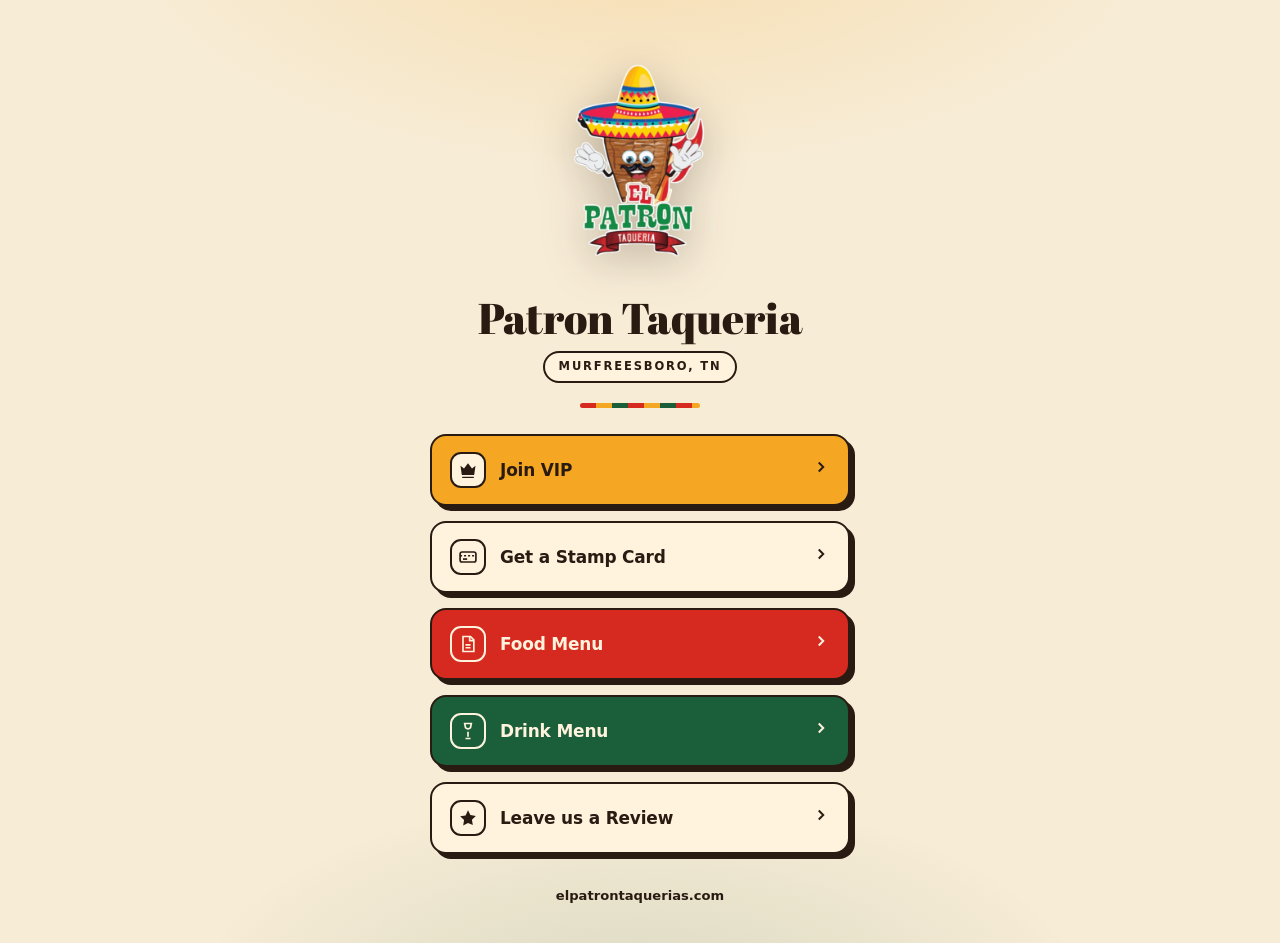
<file: link-tree-2/index.html>
<!DOCTYPE html>
<html lang="en">
<head>
<meta charset="UTF-8">
<meta name="viewport" content="width=device-width, initial-scale=1">
<title>Links | Patron Taqueria, Murfreesboro TN</title>
<meta name="description" content="Patron Taqueria in Murfreesboro, TN. Join our VIP Club, grab a stamp card, view the food and drink menus, and leave us a review.">
<link rel="canonical" href="https://elpatrontaquerias.com/link-tree-2">
<link rel="icon" href="/assets/images/brand-logo-nav.webp" type="image/webp">
<link rel="preconnect" href="https://fonts.googleapis.com">
<link rel="preconnect" href="https://fonts.gstatic.com" crossorigin>
<link rel="stylesheet" href="https://fonts.googleapis.com/css2?family=Abril+Fatface&family=Hanken+Grotesque:wght@400;500;600;700;800&display=swap">
<style>
:root{
  --cream:#F7ECD6;--cream-lt:#FFF3DE;--ink:#2A1B12;--muted:#5A4A3E;
  --amber:#F5A623;--green:#1B5E3A;--red:#D6291F;--white:#fff;
  --f-display:"Abril Fatface",Georgia,serif;--f-body:"Hanken Grotesque",system-ui,-apple-system,sans-serif;
  --radius:16px;
}
*,*::before,*::after{box-sizing:border-box}
html{scroll-behavior:smooth}
body{margin:0;font-family:var(--f-body);color:var(--ink);font-size:17px;line-height:1.55;-webkit-font-smoothing:antialiased;overflow-x:hidden;
  min-height:100dvh;display:flex;flex-direction:column;align-items:center;
  background:
    radial-gradient(900px 420px at 50% -8%, rgba(245,166,35,.22) 0%, transparent 58%),
    radial-gradient(760px 380px at 50% 108%, rgba(27,94,58,.14) 0%, transparent 60%),
    var(--cream);
}
img{max-width:100%;display:block}
a{color:var(--red);text-decoration:none}
h1{font-family:var(--f-display);font-weight:400;line-height:1;margin:0;color:var(--ink)}
:focus-visible{outline:3px solid var(--green);outline-offset:3px;border-radius:12px}

.wrap{width:100%;max-width:460px;padding:40px 20px 32px;text-align:center}
.logo{max-width:180px;height:auto;margin:0 auto 16px;filter:drop-shadow(0 8px 22px rgba(42,27,18,.28))}
h1{font-size:clamp(2rem,8vw,2.7rem)}
.loc{display:inline-block;margin:12px 0 0;padding:5px 14px;border:2px solid var(--ink);border-radius:999px;
  background:var(--cream-lt);font-weight:800;font-size:.72rem;letter-spacing:.16em;text-transform:uppercase;color:var(--ink)}
.rule{height:5px;width:120px;margin:20px auto 26px;border-radius:5px;
  background:repeating-linear-gradient(90deg,var(--red) 0 16px,var(--amber) 16px 32px,var(--green) 32px 48px)}

.links{display:flex;flex-direction:column;gap:15px}
.link{display:flex;align-items:center;gap:14px;width:100%;padding:16px 18px;border-radius:var(--radius);
  font-family:var(--f-body);font-weight:800;font-size:1.06rem;letter-spacing:-.01em;
  background:var(--cream-lt);color:var(--ink);border:2.5px solid var(--ink);box-shadow:5px 5px 0 var(--ink);
  transition:transform .12s ease,box-shadow .12s ease}
.link:hover{transform:translate(2px,2px);box-shadow:3px 3px 0 var(--ink)}
.link:active{transform:translate(5px,5px);box-shadow:0 0 0 var(--ink)}
.link .ic{flex:0 0 auto;display:inline-flex;align-items:center;justify-content:center;width:36px;height:36px;
  border-radius:11px;border:2px solid var(--ink);color:var(--ink)}
.link .ic svg{width:20px;height:20px}
.link .lbl{flex:1 1 auto;text-align:left}
.link .arw{flex:0 0 auto}
.link .arw svg{width:18px;height:18px}
.link--amber{background:var(--amber)}
.link--amber .ic{background:var(--cream-lt)}
.link--green{background:var(--green);color:var(--cream-lt);border-color:var(--ink);box-shadow:5px 5px 0 var(--ink)}
.link--green .ic{border-color:var(--cream-lt);color:var(--cream-lt)}
.link--red{background:var(--red);color:var(--cream-lt)}
.link--red .ic{border-color:var(--cream-lt);color:var(--cream-lt)}

.foot{margin:32px 0 4px;font-size:.82rem;color:var(--muted)}
.foot a{color:var(--ink);font-weight:700}
</style>
</head>
<body>
<main class="wrap">
  <img class="logo" src="/assets/images/brand-logo-hd.webp" alt="Patron Taqueria logo">
  <h1>Patron Taqueria</h1>
  <p class="loc">Murfreesboro, TN</p>
  <div class="rule" aria-hidden="true"></div>

  <div class="links">
    <a class="link link--amber" href="https://cutt.ly/U9t85Aj" target="_blank" rel="noopener">
      <span class="ic" aria-hidden="true"><svg viewBox="0 0 24 24" fill="currentColor"><path d="M3 7l4.2 3.2L12 4l4.8 6.2L21 7l-1.6 11H4.6L3 7zm2 13h14v1.5H5V20z"/></svg></span>
      <span class="lbl">Join VIP</span>
      <span class="arw" aria-hidden="true"><svg viewBox="0 0 24 24" fill="none" stroke="currentColor" stroke-width="2.6"><path d="M9 6l6 6-6 6"/></svg></span>
    </a>
    <a class="link" href="https://cutt.ly/r9t26vW" target="_blank" rel="noopener">
      <span class="ic" aria-hidden="true"><svg viewBox="0 0 24 24" fill="none" stroke="currentColor" stroke-width="2"><rect x="2.5" y="6" width="19" height="12" rx="2.5"/><path d="M2.5 10.5h19" stroke-dasharray="2.4 2.4"/><path d="M6 14.5h5"/></svg></span>
      <span class="lbl">Get a Stamp Card</span>
      <span class="arw" aria-hidden="true"><svg viewBox="0 0 24 24" fill="none" stroke="currentColor" stroke-width="2.6"><path d="M9 6l6 6-6 6"/></svg></span>
    </a>
    <a class="link link--red" href="https://assets.cdn.filesafe.space/cQfixXSEhtiaOytslXbw/media/69b9bf1ef8443c588f62772d.pdf" target="_blank" rel="noopener">
      <span class="ic" aria-hidden="true"><svg viewBox="0 0 24 24" fill="none" stroke="currentColor" stroke-width="2"><path d="M6 3h9l4 4v14H6z"/><path d="M14 3v5h5"/><path d="M9 13h6M9 16.5h6"/></svg></span>
      <span class="lbl">Food Menu</span>
      <span class="arw" aria-hidden="true"><svg viewBox="0 0 24 24" fill="none" stroke="currentColor" stroke-width="2.6"><path d="M9 6l6 6-6 6"/></svg></span>
    </a>
    <a class="link link--green" href="https://assets.cdn.filesafe.space/cQfixXSEhtiaOytslXbw/media/69b9bf2181a8485fb213273d.pdf" target="_blank" rel="noopener">
      <span class="ic" aria-hidden="true"><svg viewBox="0 0 24 24" fill="none" stroke="currentColor" stroke-width="2"><path d="M8 3h8l-1 5a4 4 0 0 1-6 0L8 3z"/><path d="M12 13v6M9 21h6"/></svg></span>
      <span class="lbl">Drink Menu</span>
      <span class="arw" aria-hidden="true"><svg viewBox="0 0 24 24" fill="none" stroke="currentColor" stroke-width="2.6"><path d="M9 6l6 6-6 6"/></svg></span>
    </a>
    <a class="link" href="https://www.google.com/search?hl=en-US&amp;gl=us&amp;q=El+Patron+Taqueria,+1112+Dr.+Martin+Luther+King+Jr.+Blvd,+Murfreesboro,+TN+37130&amp;ludocid=16644271507333027649&amp;lsig=AB86z5Vd_tkXeGwGjxOFjvWH36AM" target="_blank" rel="noopener">
      <span class="ic" aria-hidden="true"><svg viewBox="0 0 24 24" fill="currentColor"><path d="M12 2.6l2.9 5.9 6.5.95-4.7 4.6 1.1 6.45L12 17.9l-5.8 3.05L7.3 14.5 2.6 9.9l6.5-.95L12 2.6z"/></svg></span>
      <span class="lbl">Leave us a Review</span>
      <span class="arw" aria-hidden="true"><svg viewBox="0 0 24 24" fill="none" stroke="currentColor" stroke-width="2.6"><path d="M9 6l6 6-6 6"/></svg></span>
    </a>
  </div>

  <p class="foot"><a href="https://elpatrontaquerias.com/">elpatrontaquerias.com</a></p>
</main>
</body>
</html>
</file>
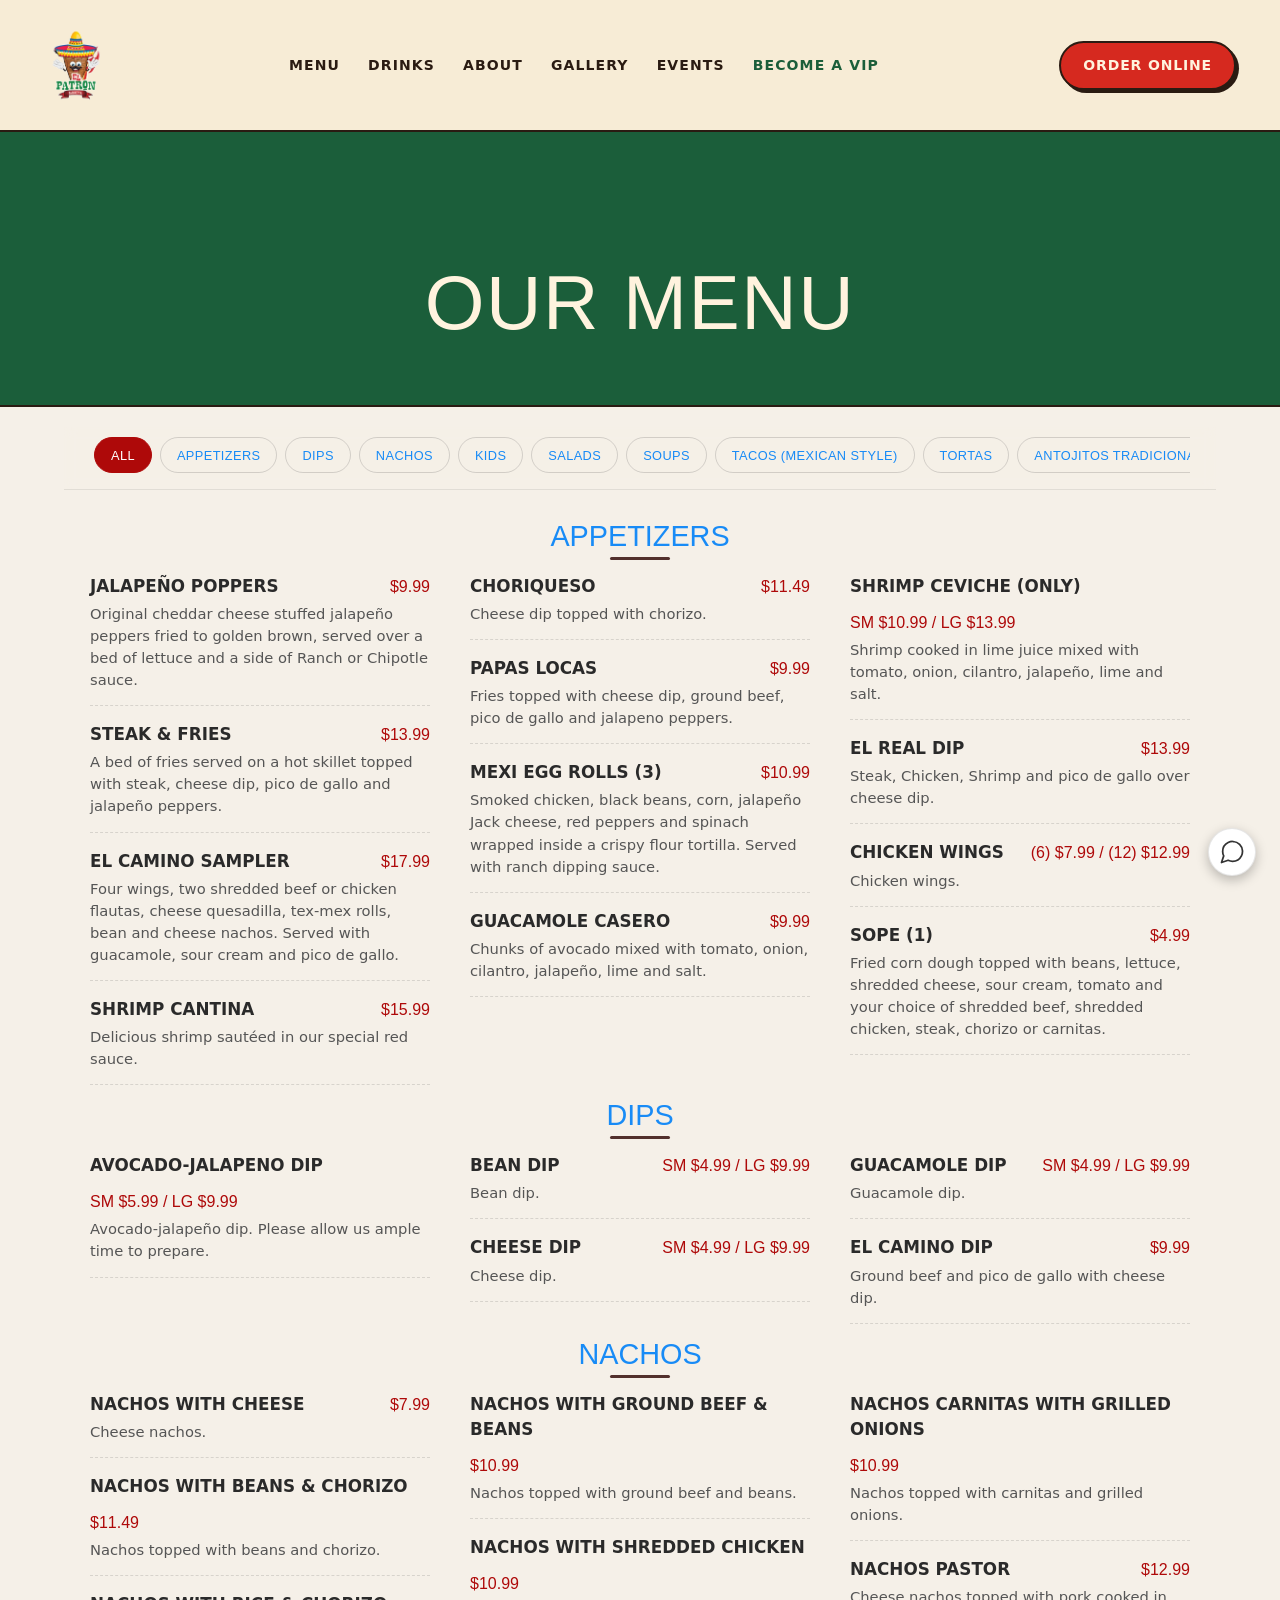
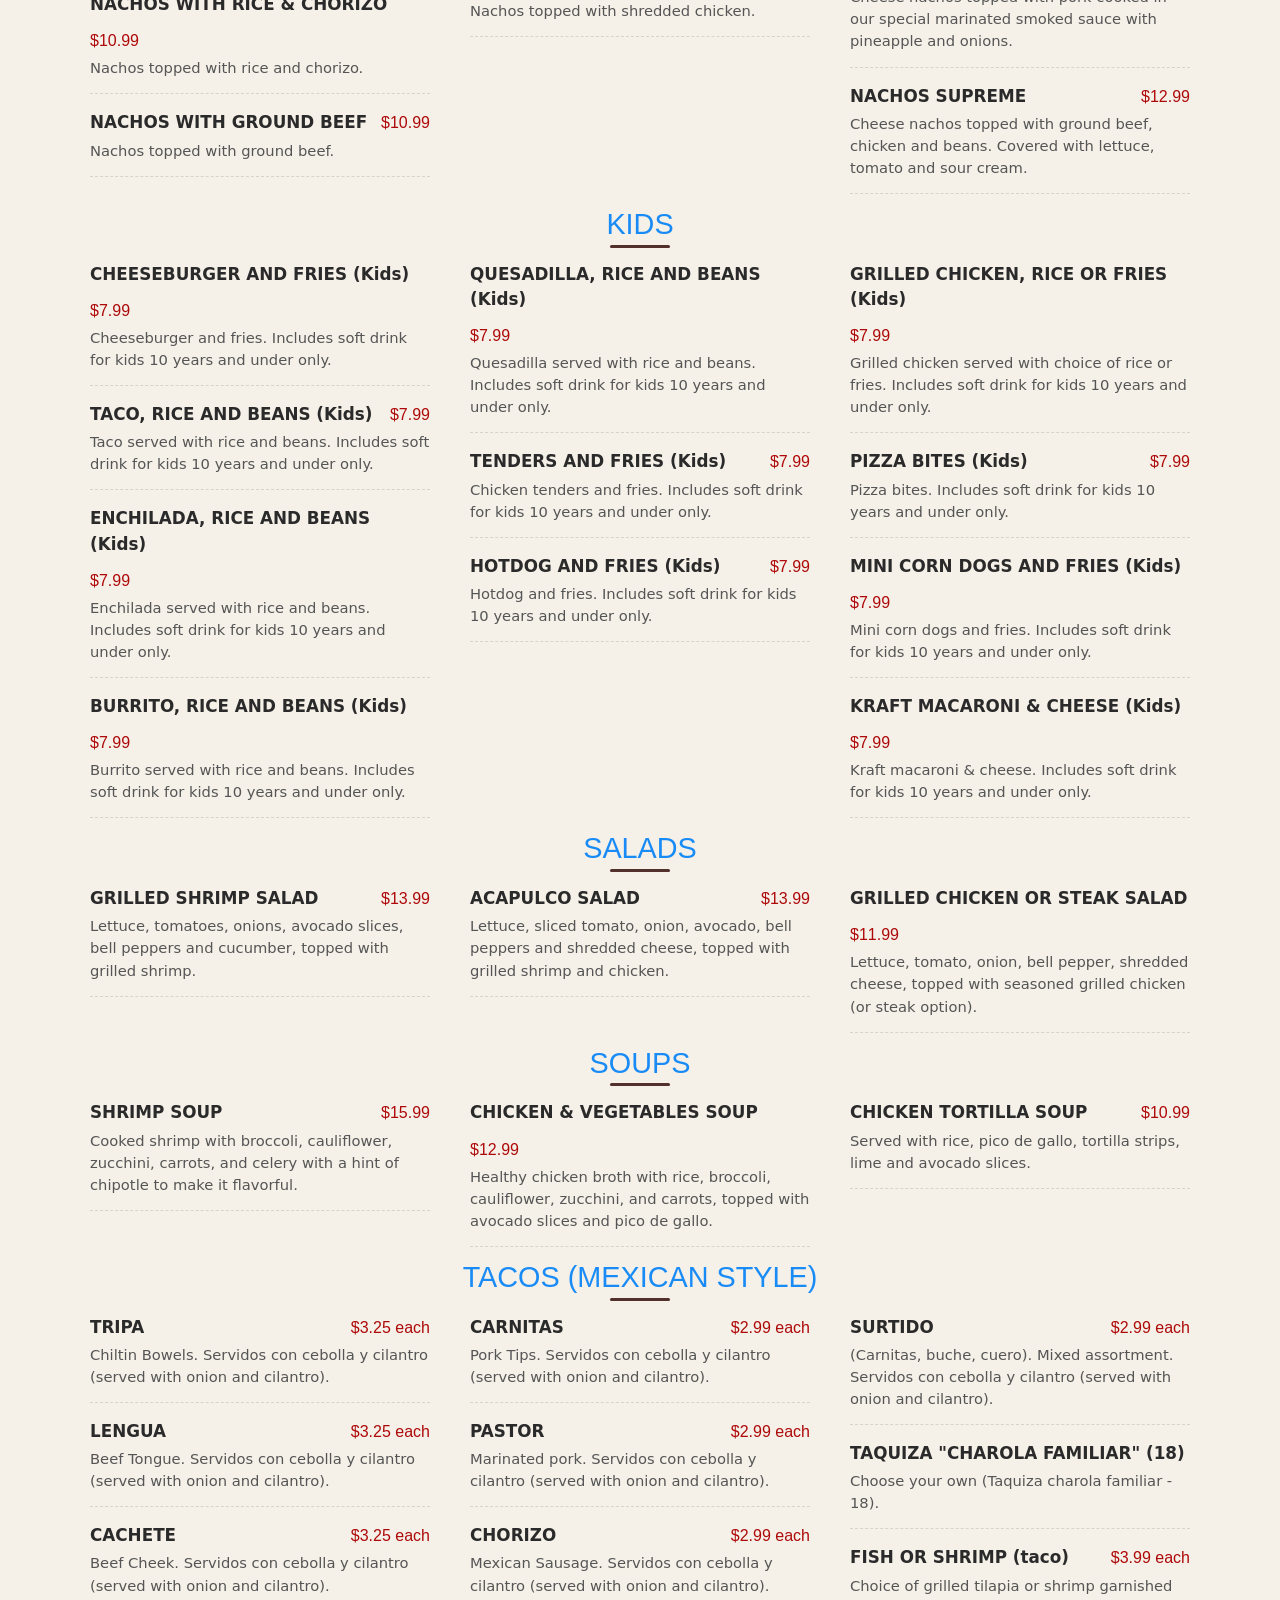
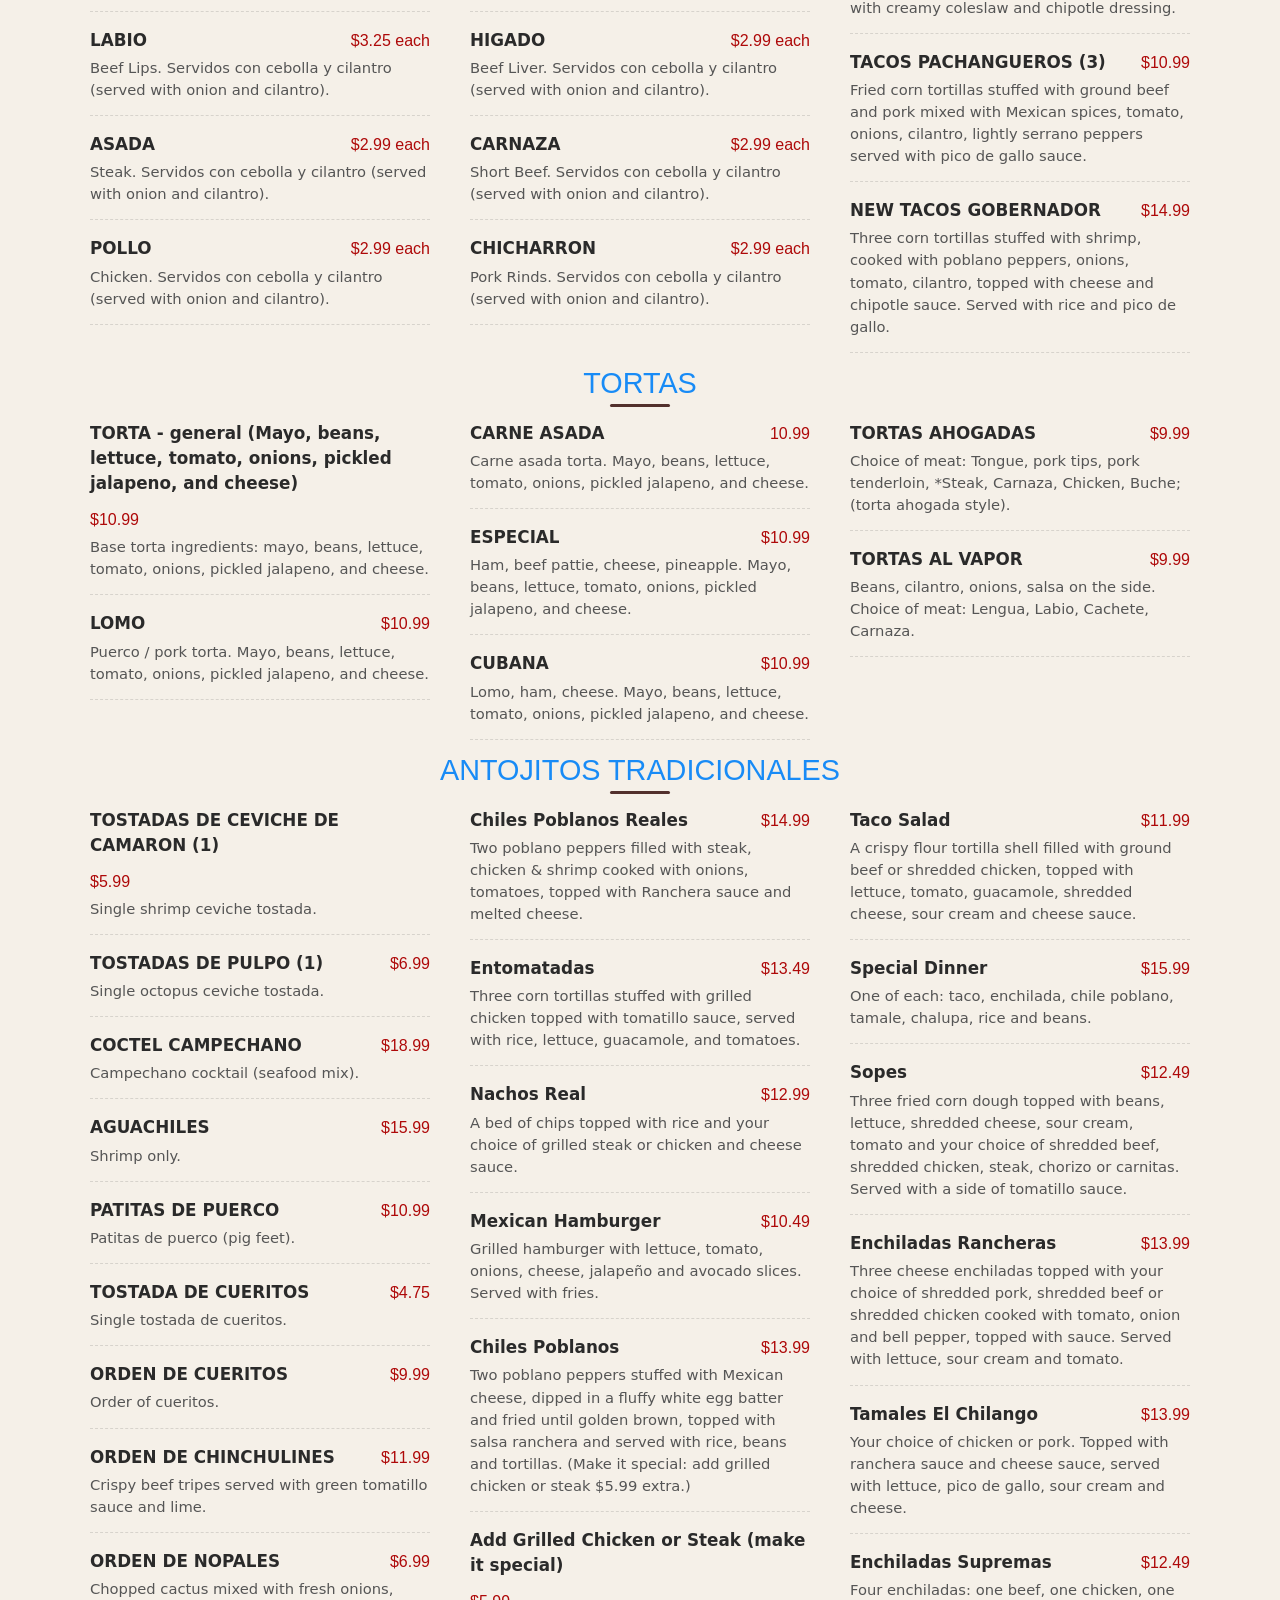
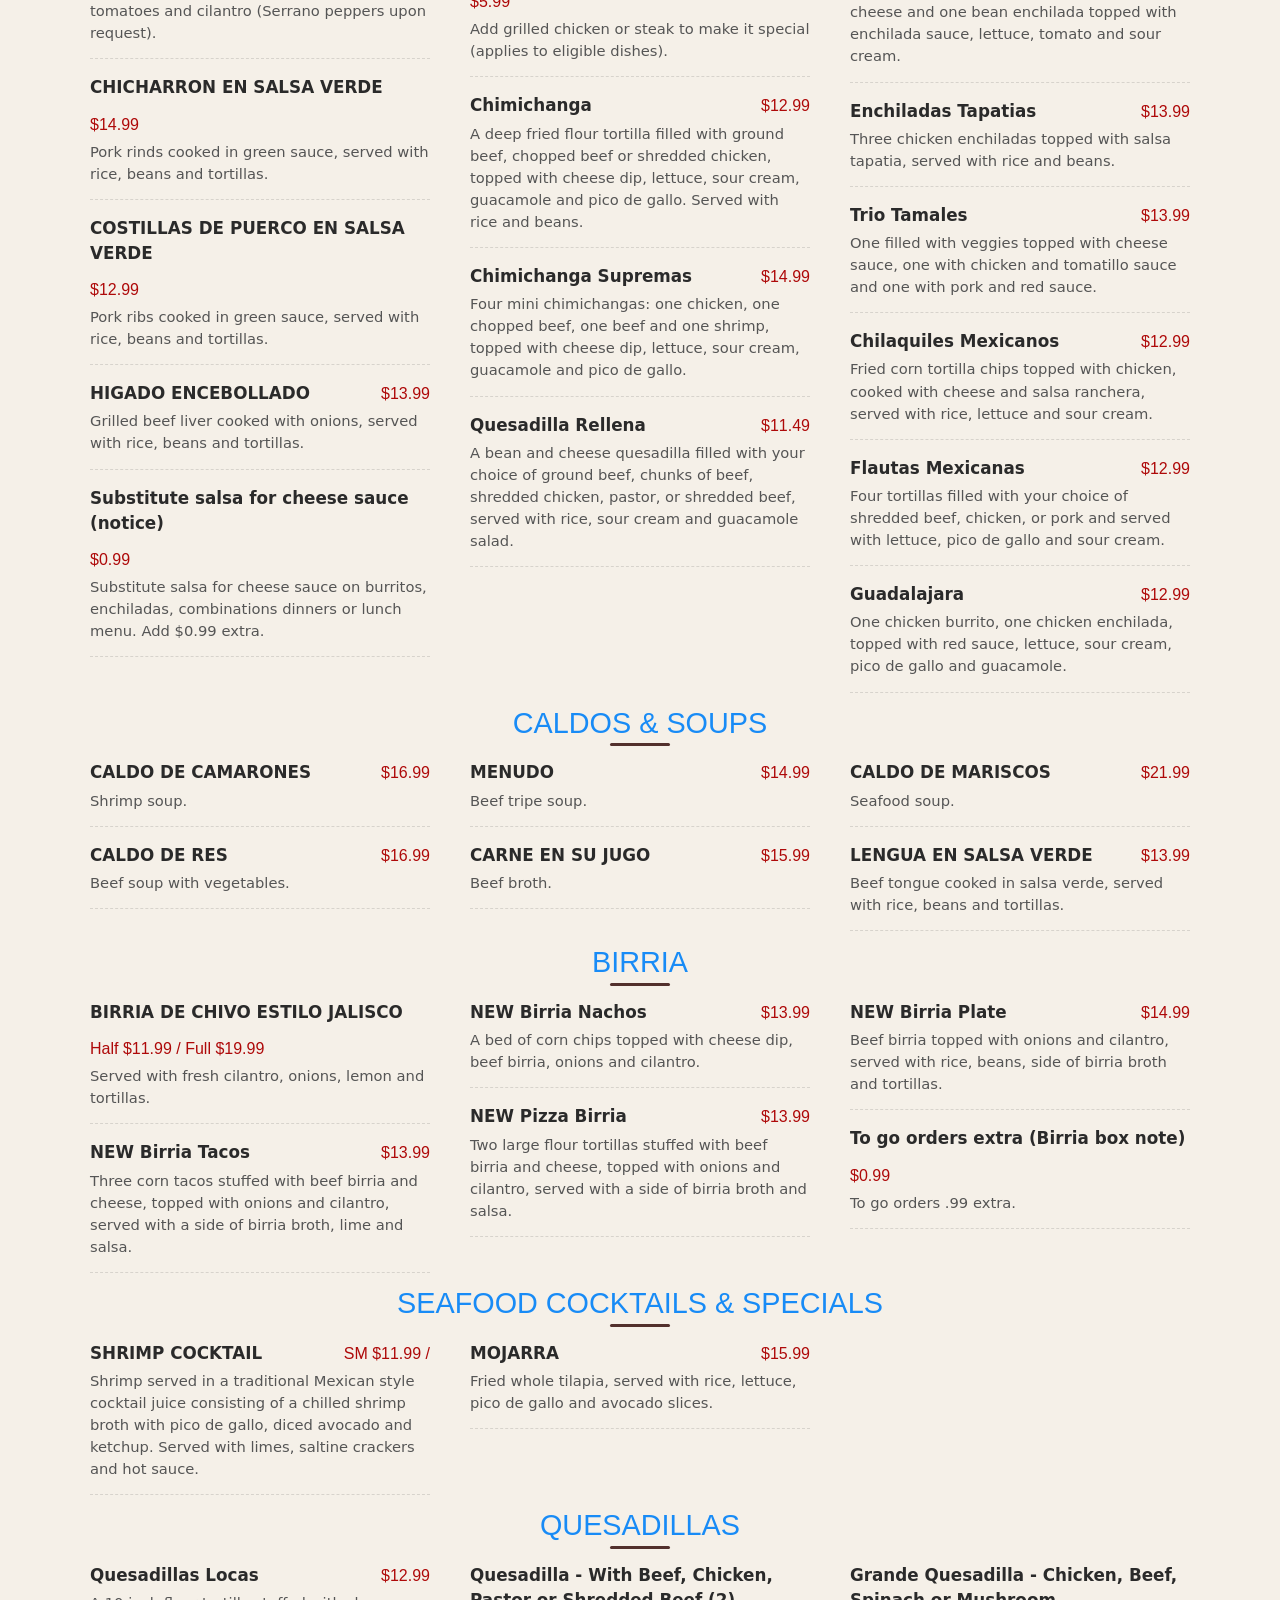
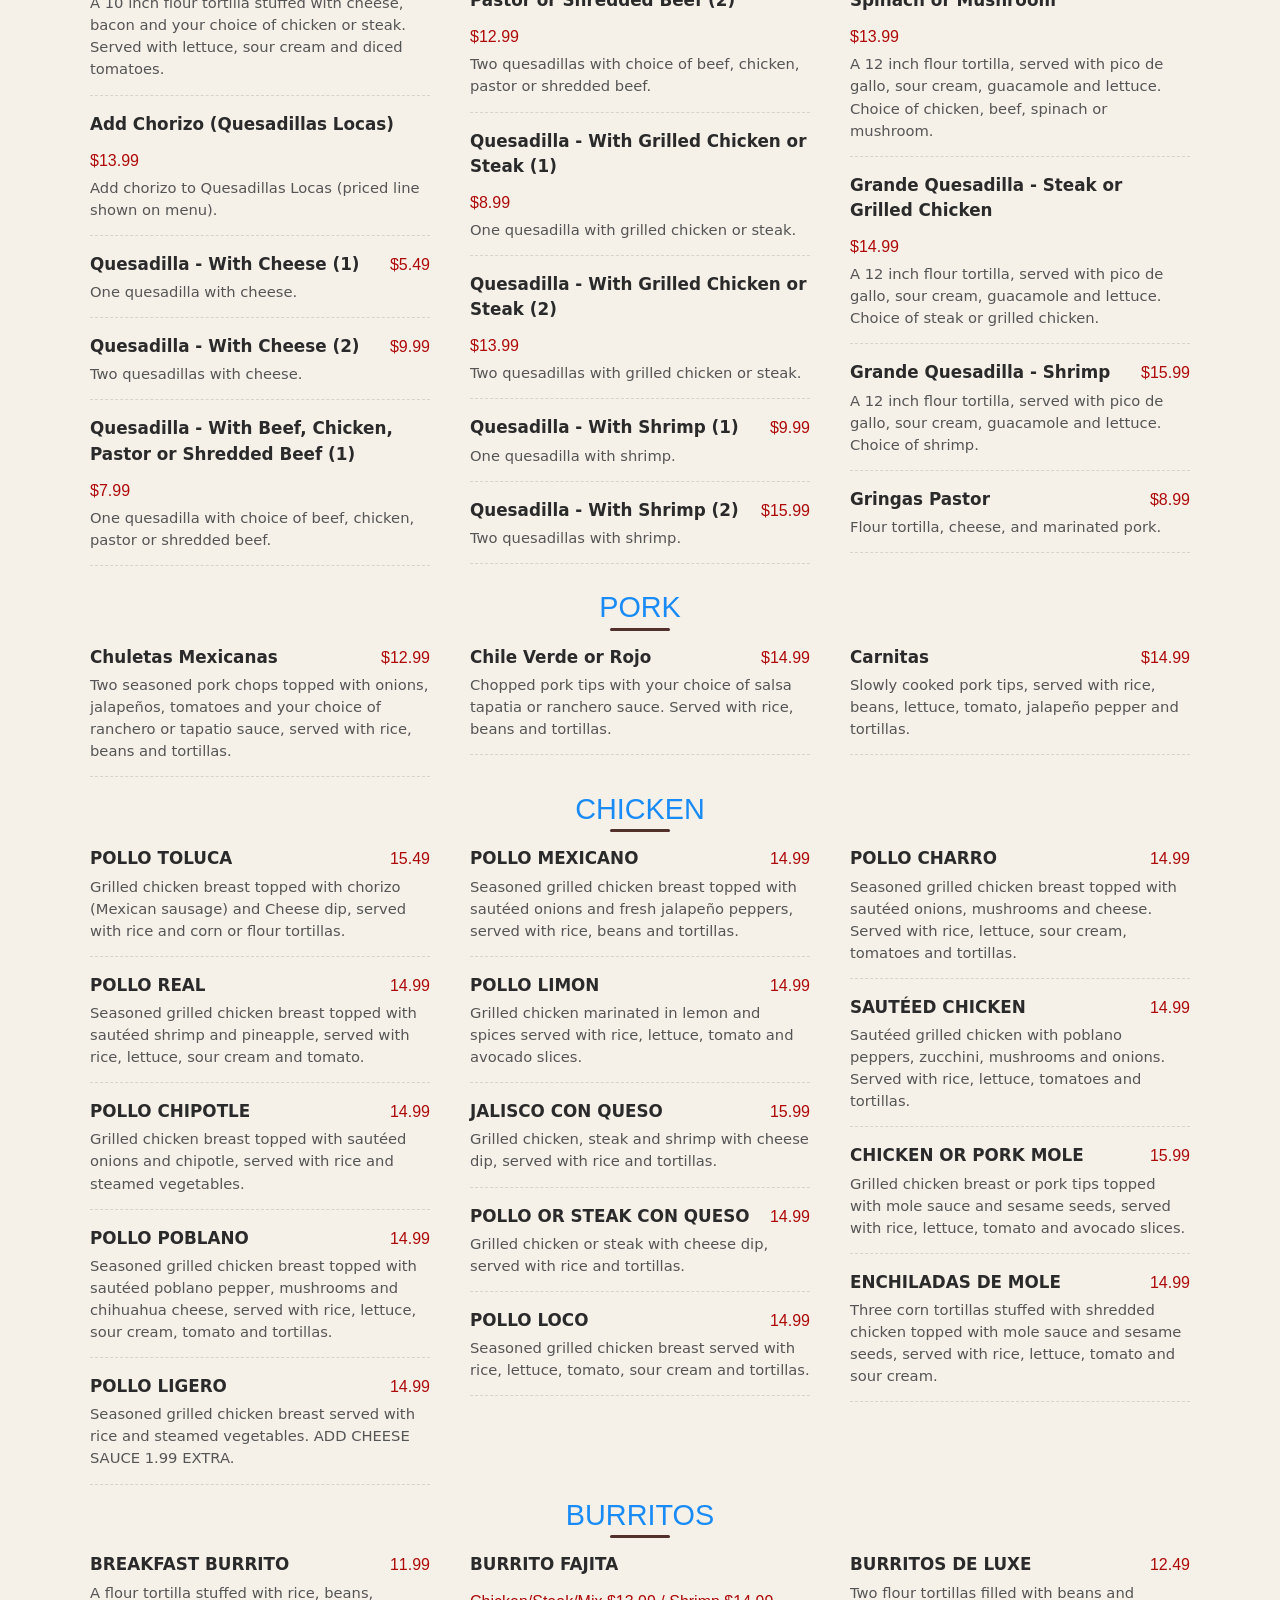
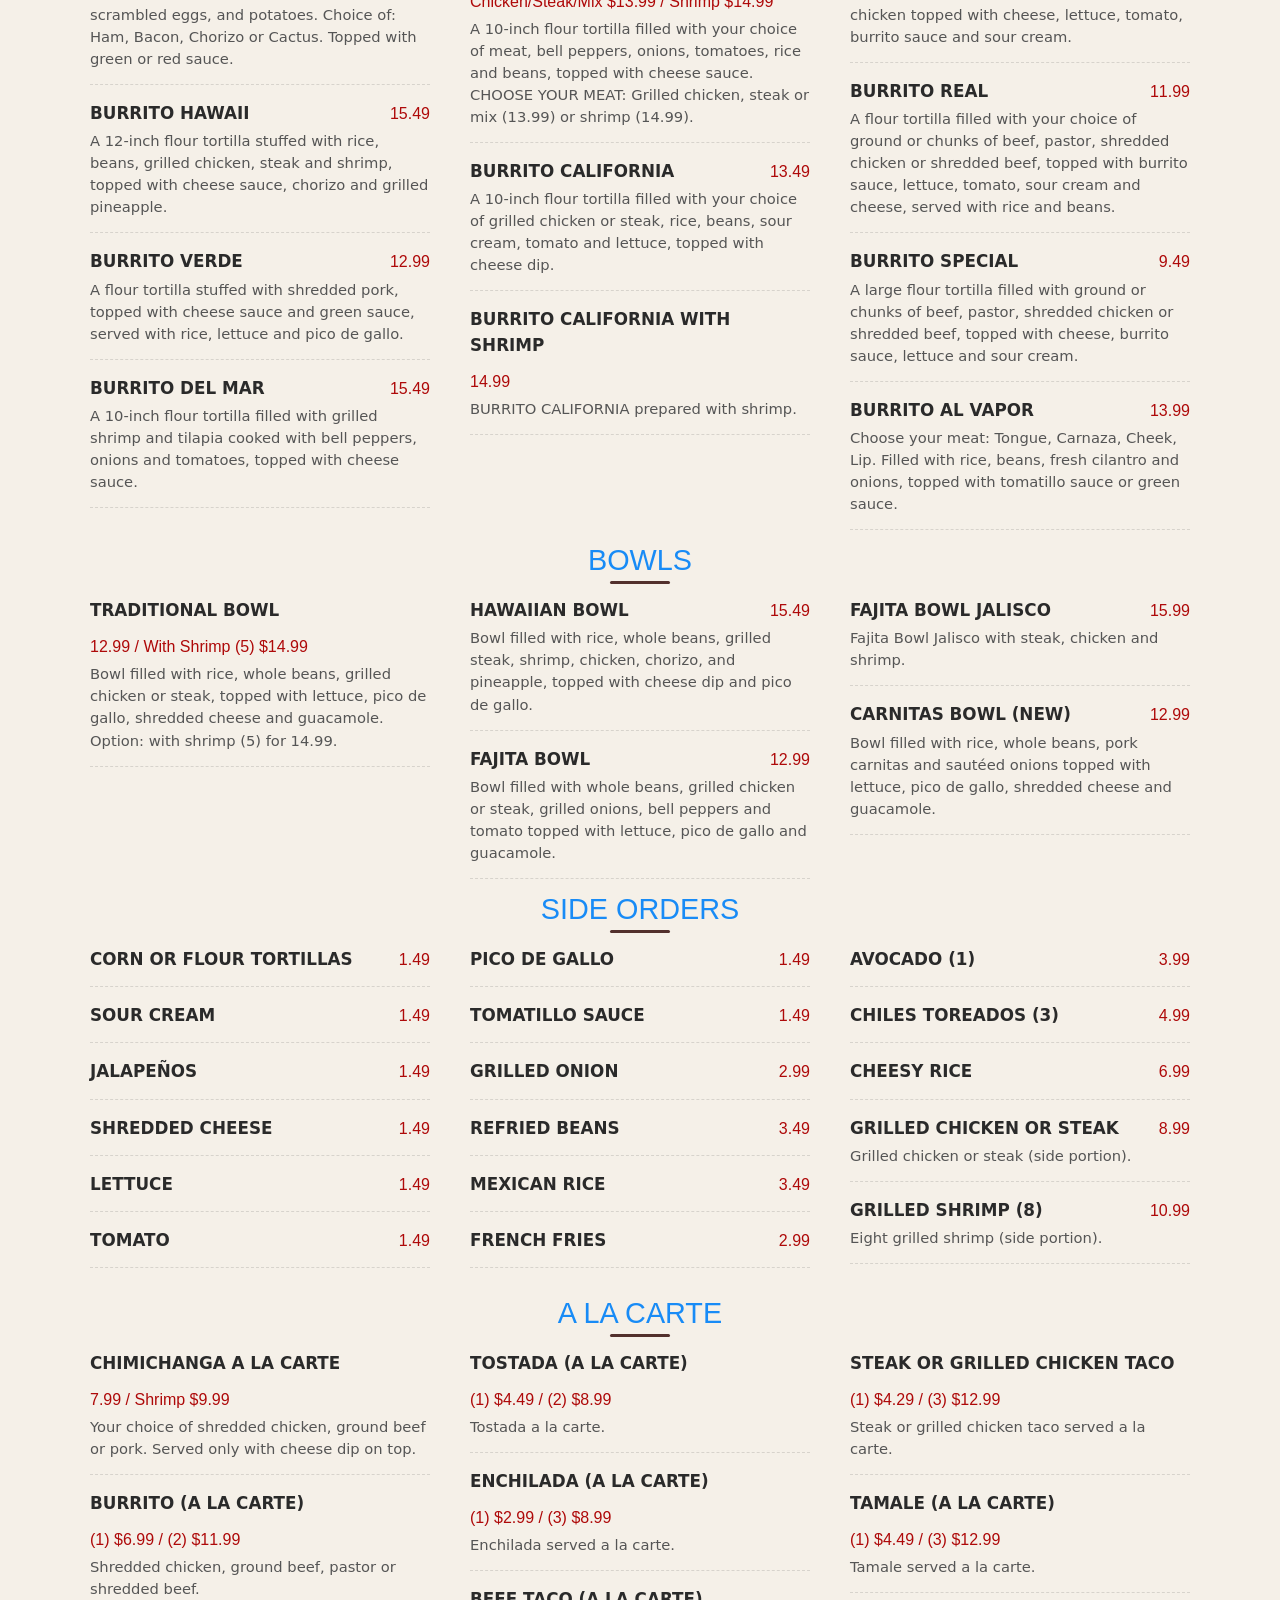
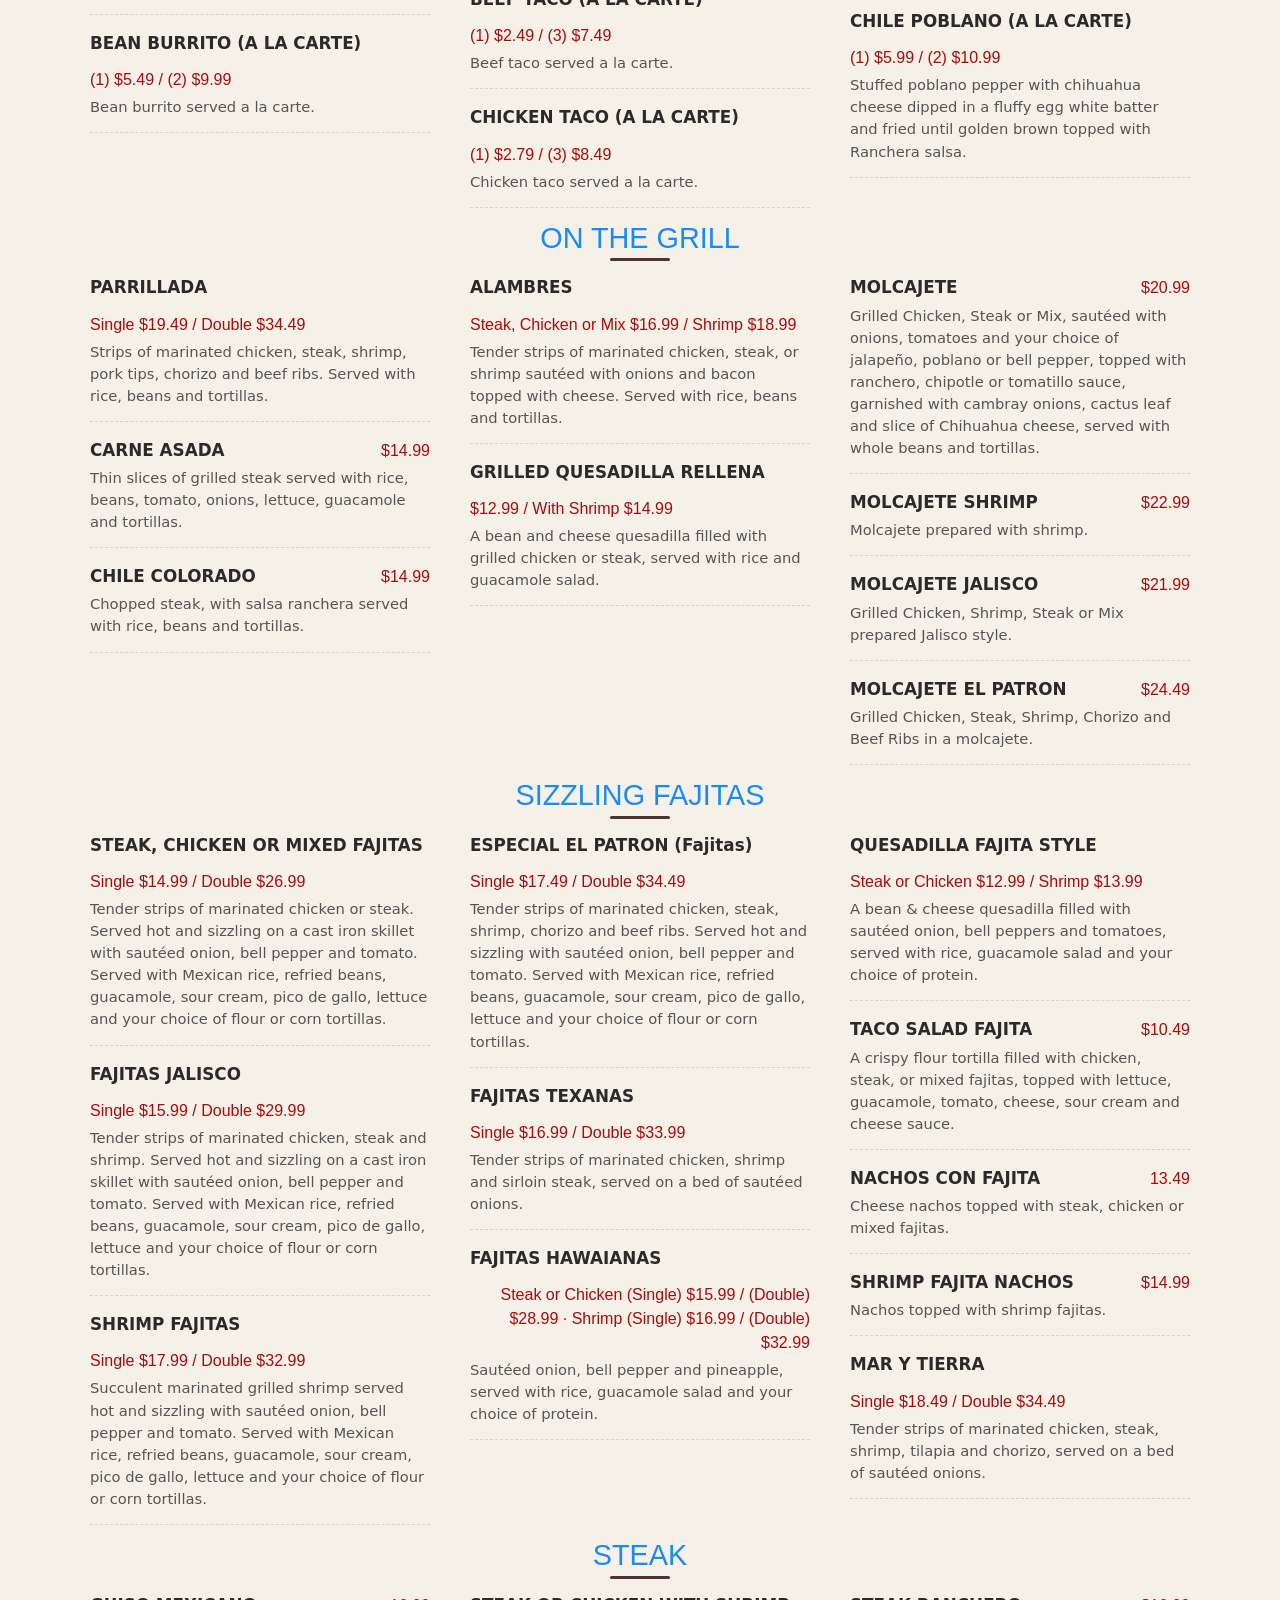
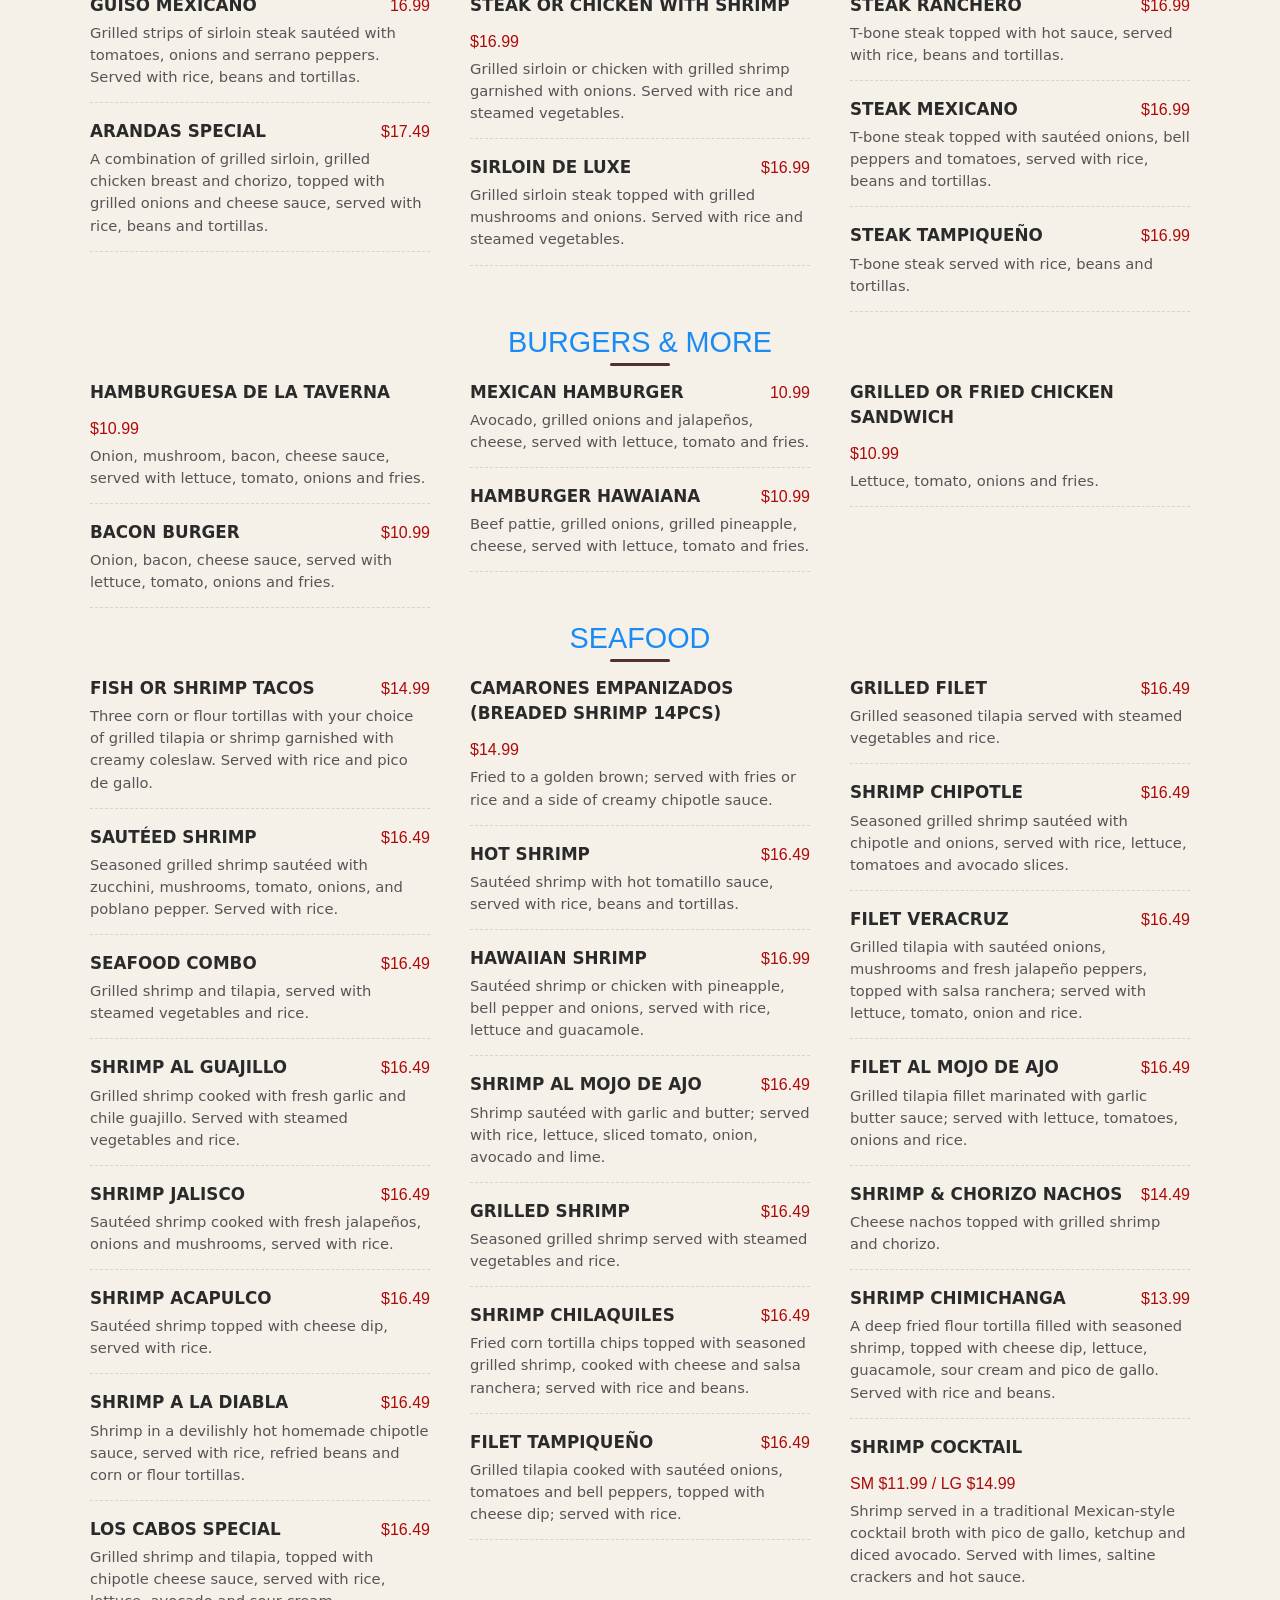
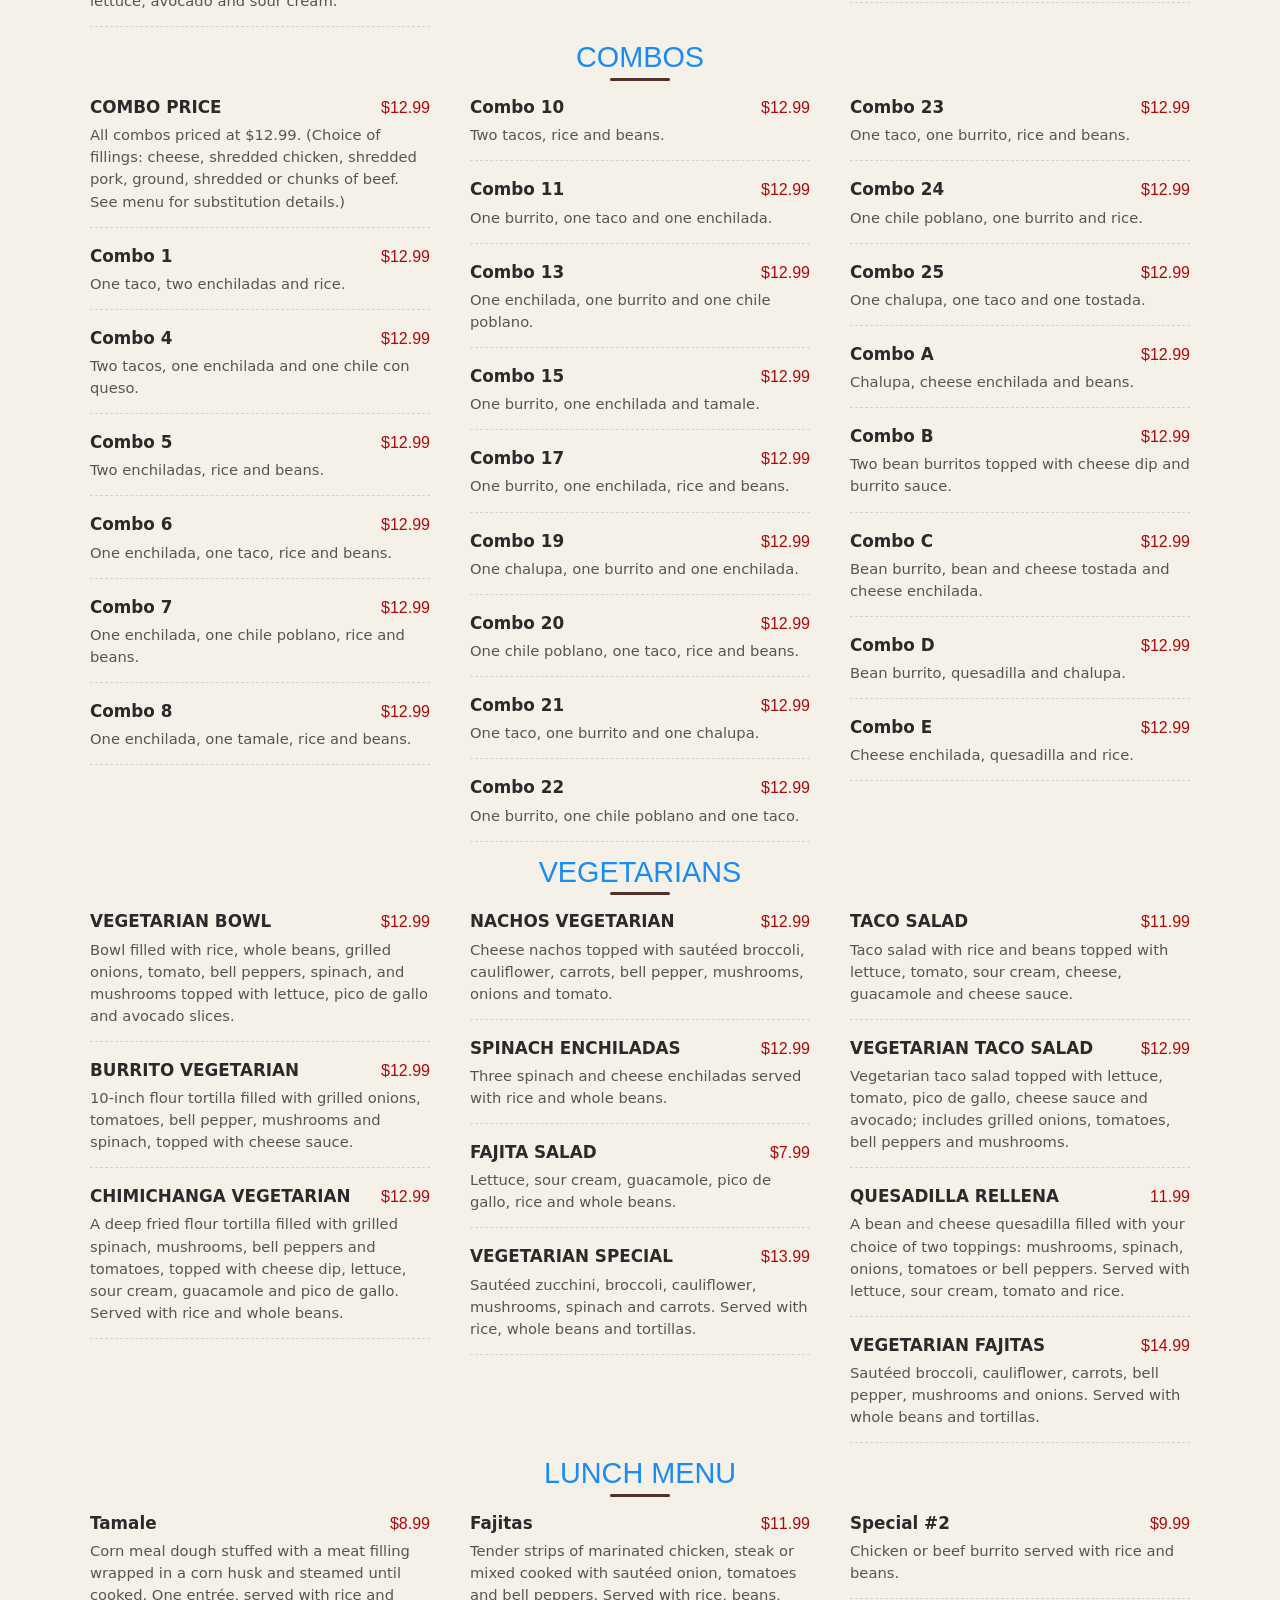
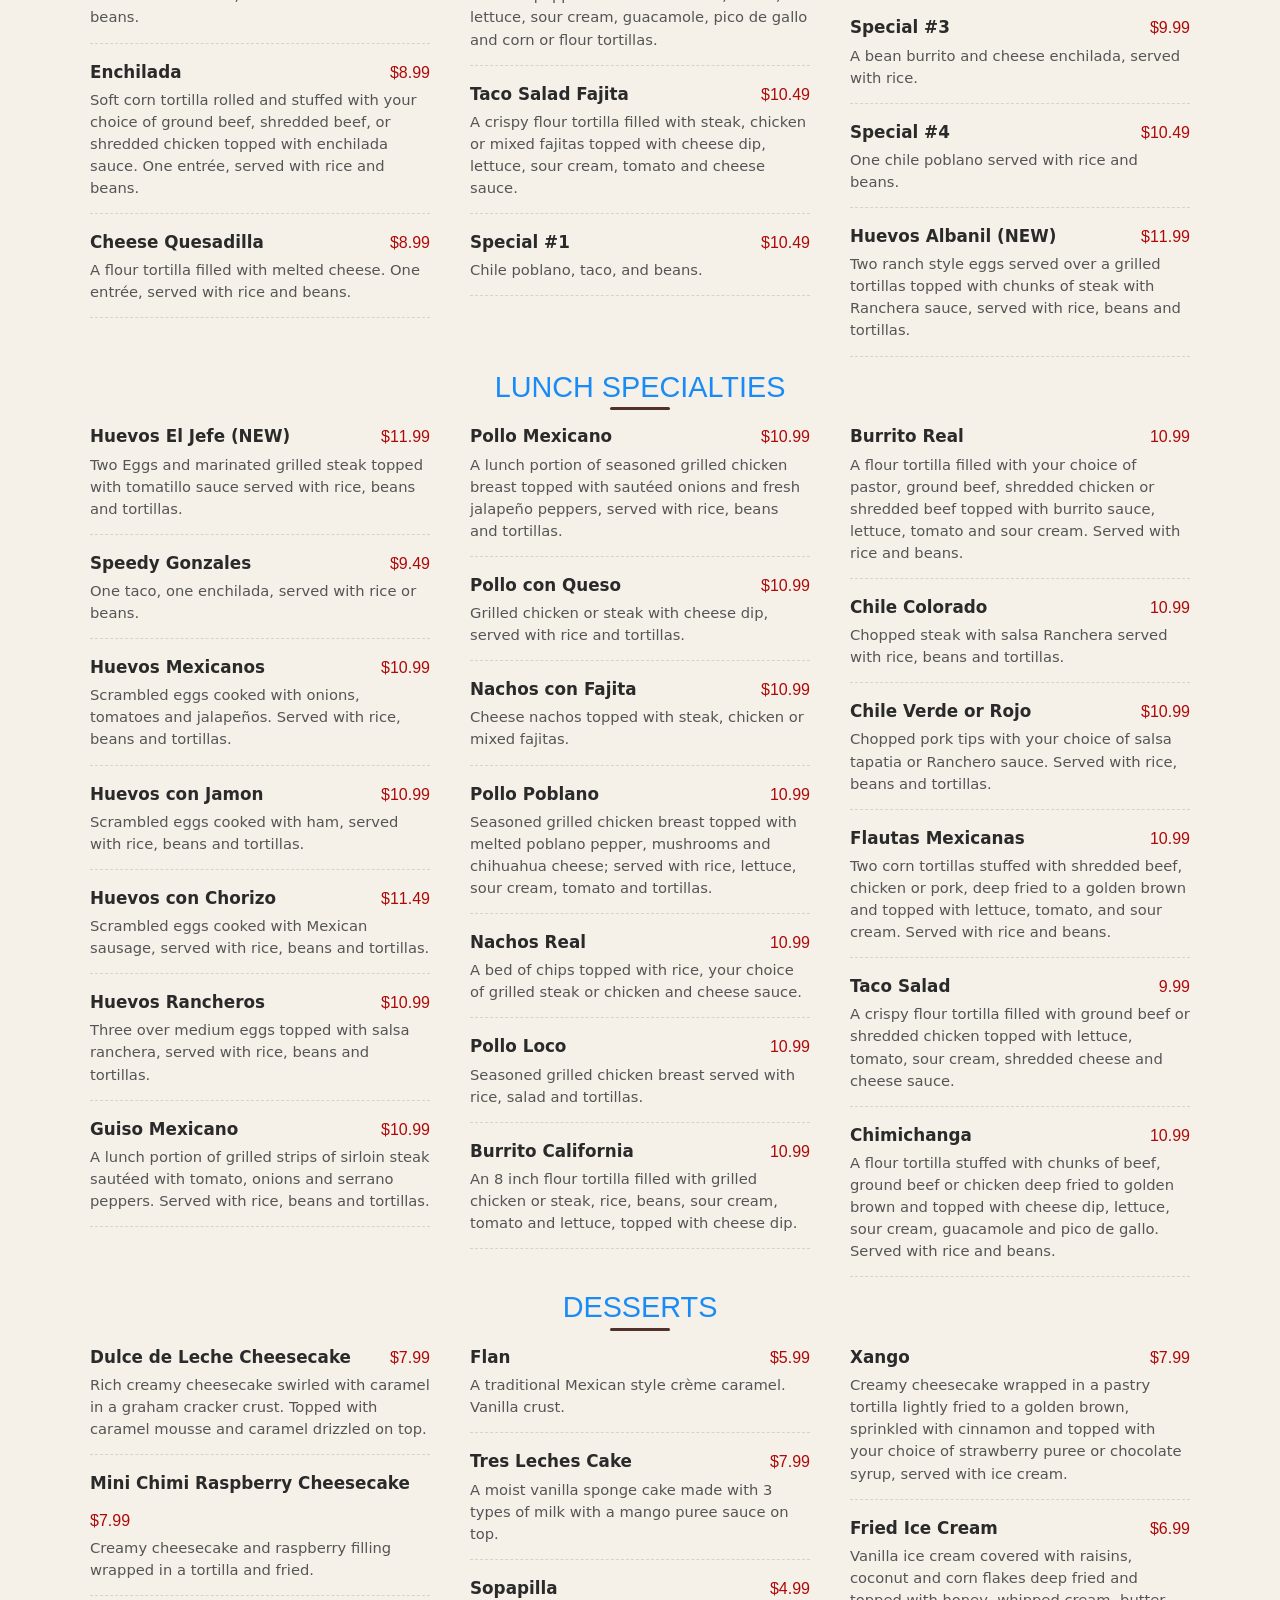
<file: menu/index.html>
<!DOCTYPE html><html lang="en"><head><meta charset="UTF-8"><meta name="viewport" content="width=device-width, initial-scale=1.0"><title>Our Menu | Patron Taqueria | Murfreesboro, TN</title><meta name="description" content="Explore the Patron Taqueria menu in Murfreesboro, TN: street tacos, birria, burritos, enchiladas, fajitas and more. Order online for pickup."><link rel="canonical" href="https://elpatrontaquerias.com/menu/"><meta property="og:title" content="Our Menu | Patron Taqueria | Murfreesboro, TN"><meta property="og:description" content="Explore the Patron Taqueria menu in Murfreesboro, TN: street tacos, birria, burritos, enchiladas, fajitas and more. Order online for pickup."><meta property="og:type" content="restaurant"><meta property="og:url" content="https://elpatrontaquerias.com/menu/"><meta property="og:locale" content="en_US"><meta property="og:image" content="https://elpatrontaquerias.com/assets/images/61179e2979aa9200-1600.webp"><meta name="twitter:card" content="summary_large_image"><style></style><link rel="preload" as="font" type="font/woff2" href="/assets/fonts/roboto-700.woff2" crossorigin><link rel="preload" as="font" type="font/woff2" href="/assets/fonts/montserrat-400.woff2" crossorigin><style>*,*::before,*::after{box-sizing:border-box;margin:0;padding:0}
body{font-family:'Font Awesome\ 5 Brands',system-ui,sans-serif;color:#2a2a2a;background:#f5f0e8;overflow-x:hidden}
.site-header{position:fixed;top:0;left:0;width:100%;z-index:1000;background:#f5f0e8;box-shadow:0 2px 5px rgba(0,0,0,.08);transition:background .3s,box-shadow .3s}
.site-header.scrolled{background:#f5f0e8;box-shadow:0 2px 10px rgba(0,0,0,.18)}
.nav-container{display:flex;align-items:center;justify-content:space-between;width:92%;max-width:1280px;margin:0 auto;position:relative;padding:8px 0}
.nav-logo img{height:58px;width:auto}
.nav-left,.nav-right{display:flex;list-style:none;gap:18px;align-items:center}
.nav-left a,.nav-right a{font-family:'Font Awesome\ 5 Free',sans-serif;text-transform:uppercase;color:#1a1a1a;text-decoration:none;font-size:.9rem;letter-spacing:.02em}
.nav-left a:hover,.nav-right a:hover{color:#ae0909}
.btn{display:inline-block;font-family:'Font Awesome\ 5 Free',sans-serif;text-transform:uppercase;background:#ae0909;color:#ffffff;border:2px solid #ae0909;padding:10px 28px;border-radius:10px;text-decoration:none;cursor:pointer;transition:.25s}
.btn:hover{background:#fff;color:#ae0909}
.hero{position:relative;width:100%;height:88vh;min-height:520px;overflow:hidden}
.hero video,.hero-media{position:absolute;inset:0;width:100%;height:100%;object-fit:cover}
.container{width:90%;max-width:1280px;margin:0 auto}</style><style>.fa{display:inline-block;width:1em;height:1em;background-color:currentColor;-webkit-mask-size:contain;mask-size:contain;-webkit-mask-repeat:no-repeat;mask-repeat:no-repeat;-webkit-mask-position:center;mask-position:center;vertical-align:-0.125em}
.fa-facebook{-webkit-mask-image:url("data:image/svg+xml,%3Csvg xmlns='http://www.w3.org/2000/svg' viewBox='0 0 320 512'%3E%3Cpath d='M279.14 288l14.22-92.66h-88.91v-60.13c0-25.35 12.42-50.06 52.24-50.06h40.42V6.26S260.43 0 225.36 0c-73.22 0-121.08 44.38-121.08 124.72v70.62H22.89V288h81.39v224h100.17V288z'/%3E%3C/svg%3E");mask-image:url("data:image/svg+xml,%3Csvg xmlns='http://www.w3.org/2000/svg' viewBox='0 0 320 512'%3E%3Cpath d='M279.14 288l14.22-92.66h-88.91v-60.13c0-25.35 12.42-50.06 52.24-50.06h40.42V6.26S260.43 0 225.36 0c-73.22 0-121.08 44.38-121.08 124.72v70.62H22.89V288h81.39v224h100.17V288z'/%3E%3C/svg%3E")}
.fa-instagram{-webkit-mask-image:url("data:image/svg+xml,%3Csvg xmlns='http://www.w3.org/2000/svg' viewBox='0 0 448 512'%3E%3Cpath d='M224.1 141c-63.6 0-114.9 51.3-114.9 114.9s51.3 114.9 114.9 114.9S339 319.5 339 255.9 287.7 141 224.1 141zm0 189.6c-41.1 0-74.7-33.5-74.7-74.7s33.5-74.7 74.7-74.7 74.7 33.5 74.7 74.7-33.6 74.7-74.7 74.7zm146.4-194.3c0 14.9-12 26.8-26.8 26.8-14.9 0-26.8-12-26.8-26.8s12-26.8 26.8-26.8 26.8 12 26.8 26.8zm76.1 27.2c-1.7-35.9-9.9-67.7-36.2-93.9-26.2-26.2-58-34.4-93.9-36.2-37-2.1-147.9-2.1-184.9 0-35.8 1.7-67.6 9.9-93.9 36.1s-34.4 58-36.2 93.9c-2.1 37-2.1 147.9 0 184.9 1.7 35.9 9.9 67.7 36.2 93.9s58 34.4 93.9 36.2c37 2.1 147.9 2.1 184.9 0 35.9-1.7 67.7-9.9 93.9-36.2 26.2-26.2 34.4-58 36.2-93.9 2.1-37 2.1-147.8 0-184.8zM398.8 388c-7.8 19.6-22.9 34.7-42.6 42.6-29.5 11.7-99.5 9-132.1 9s-102.7 2.6-132.1-9c-19.6-7.8-34.7-22.9-42.6-42.6-11.7-29.5-9-99.5-9-132.1s-2.6-102.7 9-132.1c7.8-19.6 22.9-34.7 42.6-42.6 29.5-11.7 99.5-9 132.1-9s102.7-2.6 132.1 9c19.6 7.8 34.7 22.9 42.6 42.6 11.7 29.5 9 99.5 9 132.1s2.7 102.7-9 132.1z'/%3E%3C/svg%3E");mask-image:url("data:image/svg+xml,%3Csvg xmlns='http://www.w3.org/2000/svg' viewBox='0 0 448 512'%3E%3Cpath d='M224.1 141c-63.6 0-114.9 51.3-114.9 114.9s51.3 114.9 114.9 114.9S339 319.5 339 255.9 287.7 141 224.1 141zm0 189.6c-41.1 0-74.7-33.5-74.7-74.7s33.5-74.7 74.7-74.7 74.7 33.5 74.7 74.7-33.6 74.7-74.7 74.7zm146.4-194.3c0 14.9-12 26.8-26.8 26.8-14.9 0-26.8-12-26.8-26.8s12-26.8 26.8-26.8 26.8 12 26.8 26.8zm76.1 27.2c-1.7-35.9-9.9-67.7-36.2-93.9-26.2-26.2-58-34.4-93.9-36.2-37-2.1-147.9-2.1-184.9 0-35.8 1.7-67.6 9.9-93.9 36.1s-34.4 58-36.2 93.9c-2.1 37-2.1 147.9 0 184.9 1.7 35.9 9.9 67.7 36.2 93.9s58 34.4 93.9 36.2c37 2.1 147.9 2.1 184.9 0 35.9-1.7 67.7-9.9 93.9-36.2 26.2-26.2 34.4-58 36.2-93.9 2.1-37 2.1-147.8 0-184.8zM398.8 388c-7.8 19.6-22.9 34.7-42.6 42.6-29.5 11.7-99.5 9-132.1 9s-102.7 2.6-132.1-9c-19.6-7.8-34.7-22.9-42.6-42.6-11.7-29.5-9-99.5-9-132.1s-2.6-102.7 9-132.1c7.8-19.6 22.9-34.7 42.6-42.6 29.5-11.7 99.5-9 132.1-9s102.7-2.6 132.1 9c19.6 7.8 34.7 22.9 42.6 42.6 11.7 29.5 9 99.5 9 132.1s2.7 102.7-9 132.1z'/%3E%3C/svg%3E")}
.fa-google{-webkit-mask-image:url("data:image/svg+xml,%3Csvg xmlns='http://www.w3.org/2000/svg' viewBox='0 0 488 512'%3E%3Cpath d='M488 261.8C488 403.3 391.1 504 248 504 110.8 504 0 393.2 0 256S110.8 8 248 8c66.8 0 123 24.5 166.3 64.9l-67.5 64.9C258.5 52.6 94.3 116.6 94.3 256c0 86.5 69.1 156.6 153.7 156.6 98.2 0 135-70.4 140.8-106.9H248v-85.3h236.1c2.3 12.7 3.9 24.9 3.9 41.4z'/%3E%3C/svg%3E");mask-image:url("data:image/svg+xml,%3Csvg xmlns='http://www.w3.org/2000/svg' viewBox='0 0 488 512'%3E%3Cpath d='M488 261.8C488 403.3 391.1 504 248 504 110.8 504 0 393.2 0 256S110.8 8 248 8c66.8 0 123 24.5 166.3 64.9l-67.5 64.9C258.5 52.6 94.3 116.6 94.3 256c0 86.5 69.1 156.6 153.7 156.6 98.2 0 135-70.4 140.8-106.9H248v-85.3h236.1c2.3 12.7 3.9 24.9 3.9 41.4z'/%3E%3C/svg%3E")}
.fa-star{-webkit-mask-image:url("data:image/svg+xml,%3Csvg xmlns='http://www.w3.org/2000/svg' viewBox='0 0 576 512'%3E%3Cpath d='M259.3 17.8L194 150.2 47.9 171.5c-26.2 3.8-36.7 36.1-17.7 54.6l105.7 103-25 145.5c-4.5 26.3 23.2 46 46.4 33.7L288 439.6l130.7 68.7c23.2 12.2 50.9-7.4 46.4-33.7l-25-145.5 105.7-103c19-18.5 8.5-50.8-17.7-54.6L382 150.2 316.7 17.8c-11.7-23.6-45.6-23.9-57.4 0z'/%3E%3C/svg%3E");mask-image:url("data:image/svg+xml,%3Csvg xmlns='http://www.w3.org/2000/svg' viewBox='0 0 576 512'%3E%3Cpath d='M259.3 17.8L194 150.2 47.9 171.5c-26.2 3.8-36.7 36.1-17.7 54.6l105.7 103-25 145.5c-4.5 26.3 23.2 46 46.4 33.7L288 439.6l130.7 68.7c23.2 12.2 50.9-7.4 46.4-33.7l-25-145.5 105.7-103c19-18.5 8.5-50.8-17.7-54.6L382 150.2 316.7 17.8c-11.7-23.6-45.6-23.9-57.4 0z'/%3E%3C/svg%3E")}
.fa-angle-left{-webkit-mask-image:url("data:image/svg+xml,%3Csvg xmlns='http://www.w3.org/2000/svg' viewBox='0 0 256 512'%3E%3Cpath d='M31.7 239l136-136c9.4-9.4 24.6-9.4 33.9 0l22.6 22.6c9.4 9.4 9.4 24.6 0 33.9L127.9 256l96.4 96.4c9.4 9.4 9.4 24.6 0 33.9L201.7 409c-9.4 9.4-24.6 9.4-33.9 0l-136-136c-9.5-9.4-9.5-24.6-.1-34z'/%3E%3C/svg%3E");mask-image:url("data:image/svg+xml,%3Csvg xmlns='http://www.w3.org/2000/svg' viewBox='0 0 256 512'%3E%3Cpath d='M31.7 239l136-136c9.4-9.4 24.6-9.4 33.9 0l22.6 22.6c9.4 9.4 9.4 24.6 0 33.9L127.9 256l96.4 96.4c9.4 9.4 9.4 24.6 0 33.9L201.7 409c-9.4 9.4-24.6 9.4-33.9 0l-136-136c-9.5-9.4-9.5-24.6-.1-34z'/%3E%3C/svg%3E")}
.fa-angle-right{-webkit-mask-image:url("data:image/svg+xml,%3Csvg xmlns='http://www.w3.org/2000/svg' viewBox='0 0 256 512'%3E%3Cpath d='M224.3 273l-136 136c-9.4 9.4-24.6 9.4-33.9 0l-22.6-22.6c-9.4-9.4-9.4-24.6 0-33.9l96.4-96.4-96.4-96.4c-9.4-9.4-9.4-24.6 0-33.9L54.3 103c9.4-9.4 24.6-9.4 33.9 0l136 136c9.5 9.4 9.5 24.6.1 34z'/%3E%3C/svg%3E");mask-image:url("data:image/svg+xml,%3Csvg xmlns='http://www.w3.org/2000/svg' viewBox='0 0 256 512'%3E%3Cpath d='M224.3 273l-136 136c-9.4 9.4-24.6 9.4-33.9 0l-22.6-22.6c-9.4-9.4-9.4-24.6 0-33.9l96.4-96.4-96.4-96.4c-9.4-9.4-9.4-24.6 0-33.9L54.3 103c9.4-9.4 24.6-9.4 33.9 0l136 136c9.5 9.4 9.5 24.6.1 34z'/%3E%3C/svg%3E")}
.fa-play{-webkit-mask-image:url("data:image/svg+xml,%3Csvg xmlns='http://www.w3.org/2000/svg' viewBox='0 0 448 512'%3E%3Cpath d='M424.4 214.7L72.4 6.6C43.8-10.3 0 6.1 0 47.9V464c0 37.5 40.7 60.1 72.4 41.3l352-208c31.4-18.5 31.5-64.1 0-82.6z'/%3E%3C/svg%3E");mask-image:url("data:image/svg+xml,%3Csvg xmlns='http://www.w3.org/2000/svg' viewBox='0 0 448 512'%3E%3Cpath d='M424.4 214.7L72.4 6.6C43.8-10.3 0 6.1 0 47.9V464c0 37.5 40.7 60.1 72.4 41.3l352-208c31.4-18.5 31.5-64.1 0-82.6z'/%3E%3C/svg%3E")}
.fa-pause{-webkit-mask-image:url("data:image/svg+xml,%3Csvg xmlns='http://www.w3.org/2000/svg' viewBox='0 0 448 512'%3E%3Cpath d='M144 479H48c-26.5 0-48-21.5-48-48V79c0-26.5 21.5-48 48-48h96c26.5 0 48 21.5 48 48v352c0 26.5-21.5 48-48 48zm304-48V79c0-26.5-21.5-48-48-48h-96c-26.5 0-48 21.5-48 48v352c0 26.5 21.5 48 48 48h96c26.5 0 48-21.5 48-48z'/%3E%3C/svg%3E");mask-image:url("data:image/svg+xml,%3Csvg xmlns='http://www.w3.org/2000/svg' viewBox='0 0 448 512'%3E%3Cpath d='M144 479H48c-26.5 0-48-21.5-48-48V79c0-26.5 21.5-48 48-48h96c26.5 0 48 21.5 48 48v352c0 26.5-21.5 48-48 48zm304-48V79c0-26.5-21.5-48-48-48h-96c-26.5 0-48 21.5-48 48v352c0 26.5 21.5 48 48 48h96c26.5 0 48-21.5 48-48z'/%3E%3C/svg%3E")}
.fa-volume-off{-webkit-mask-image:url("data:image/svg+xml,%3Csvg xmlns='http://www.w3.org/2000/svg' viewBox='0 0 256 512'%3E%3Cpath d='M215 71l-89 89H24a24 24 0 00-24 24v144a24 24 0 0024 24h102l89 89a24 24 0 0040-17V88a24 24 0 00-40-17z'/%3E%3C/svg%3E");mask-image:url("data:image/svg+xml,%3Csvg xmlns='http://www.w3.org/2000/svg' viewBox='0 0 256 512'%3E%3Cpath d='M215 71l-89 89H24a24 24 0 00-24 24v144a24 24 0 0024 24h102l89 89a24 24 0 0040-17V88a24 24 0 00-40-17z'/%3E%3C/svg%3E")}
.fa-volume-up{-webkit-mask-image:url("data:image/svg+xml,%3Csvg xmlns='http://www.w3.org/2000/svg' viewBox='0 0 576 512'%3E%3Cpath d='M215 71l-89 89H24a24 24 0 00-24 24v144a24 24 0 0024 24h102l89 89a24 24 0 0040-17V88a24 24 0 00-40-17zm233.6-19.4a16 16 0 00-22.6 0C381.9 95.9 352 154.8 352 224s29.9 128.1 73.4 172.4a16 16 0 0022.6 0c51.9-51.9 82.4-120.5 82.4-204.4S500.5 83.5 448.6 51.6zm-64 64a16 16 0 00-22.6 0C337.9 139.9 320 178.8 320 224s17.9 84.1 41.4 108.4a16 16 0 0022.6 0C417.9 298.1 440 259.2 440 224s-22.1-74.1-55.4-108.4z'/%3E%3C/svg%3E");mask-image:url("data:image/svg+xml,%3Csvg xmlns='http://www.w3.org/2000/svg' viewBox='0 0 576 512'%3E%3Cpath d='M215 71l-89 89H24a24 24 0 00-24 24v144a24 24 0 0024 24h102l89 89a24 24 0 0040-17V88a24 24 0 00-40-17zm233.6-19.4a16 16 0 00-22.6 0C381.9 95.9 352 154.8 352 224s29.9 128.1 73.4 172.4a16 16 0 0022.6 0c51.9-51.9 82.4-120.5 82.4-204.4S500.5 83.5 448.6 51.6zm-64 64a16 16 0 00-22.6 0C337.9 139.9 320 178.8 320 224s17.9 84.1 41.4 108.4a16 16 0 0022.6 0C417.9 298.1 440 259.2 440 224s-22.1-74.1-55.4-108.4z'/%3E%3C/svg%3E")}
.fa-quote-left{-webkit-mask-image:url("data:image/svg+xml,%3Csvg xmlns='http://www.w3.org/2000/svg' viewBox='0 0 512 512'%3E%3Cpath d='M464 256h-80v-64c0-35.3 28.7-64 64-64h8c13.3 0 24-10.7 24-24V56c0-13.3-10.7-24-24-24h-8c-88.4 0-160 71.6-160 160v240c0 26.5 21.5 48 48 48h128c26.5 0 48-21.5 48-48V304c0-26.5-21.5-48-48-48zm-288 0H96v-64c0-35.3 28.7-64 64-64h8c13.3 0 24-10.7 24-24V56c0-13.3-10.7-24-24-24h-8C71.6 32 0 103.6 0 192v240c0 26.5 21.5 48 48 48h128c26.5 0 48-21.5 48-48V304c0-26.5-21.5-48-48-48z'/%3E%3C/svg%3E");mask-image:url("data:image/svg+xml,%3Csvg xmlns='http://www.w3.org/2000/svg' viewBox='0 0 512 512'%3E%3Cpath d='M464 256h-80v-64c0-35.3 28.7-64 64-64h8c13.3 0 24-10.7 24-24V56c0-13.3-10.7-24-24-24h-8c-88.4 0-160 71.6-160 160v240c0 26.5 21.5 48 48 48h128c26.5 0 48-21.5 48-48V304c0-26.5-21.5-48-48-48zm-288 0H96v-64c0-35.3 28.7-64 64-64h8c13.3 0 24-10.7 24-24V56c0-13.3-10.7-24-24-24h-8C71.6 32 0 103.6 0 192v240c0 26.5 21.5 48 48 48h128c26.5 0 48-21.5 48-48V304c0-26.5-21.5-48-48-48z'/%3E%3C/svg%3E")}
.fa-quote-right{-webkit-mask-image:url("data:image/svg+xml,%3Csvg xmlns='http://www.w3.org/2000/svg' viewBox='0 0 512 512'%3E%3Cpath d='M176 32H48C21.5 32 0 53.5 0 80v128c0 26.5 21.5 48 48 48h80v64c0 35.3-28.7 64-64 64h-8c-13.3 0-24 10.7-24 24v48c0 13.3 10.7 24 24 24h8c88.4 0 160-71.6 160-160V80c0-26.5-21.5-48-48-48zm288 0h-128c-26.5 0-48 21.5-48 48v128c0 26.5 21.5 48 48 48h80v64c0 35.3-28.7 64-64 64h-8c-13.3 0-24 10.7-24 24v48c0 13.3 10.7 24 24 24h8c88.4 0 160-71.6 160-160V80c0-26.5-21.5-48-48-48z'/%3E%3C/svg%3E");mask-image:url("data:image/svg+xml,%3Csvg xmlns='http://www.w3.org/2000/svg' viewBox='0 0 512 512'%3E%3Cpath d='M176 32H48C21.5 32 0 53.5 0 80v128c0 26.5 21.5 48 48 48h80v64c0 35.3-28.7 64-64 64h-8c-13.3 0-24 10.7-24 24v48c0 13.3 10.7 24 24 24h8c88.4 0 160-71.6 160-160V80c0-26.5-21.5-48-48-48zm288 0h-128c-26.5 0-48 21.5-48 48v128c0 26.5 21.5 48 48 48h80v64c0 35.3-28.7 64-64 64h-8c-13.3 0-24 10.7-24 24v48c0 13.3 10.7 24 24 24h8c88.4 0 160-71.6 160-160V80c0-26.5-21.5-48-48-48z'/%3E%3C/svg%3E")}
.fa-map-marker{-webkit-mask-image:url("data:image/svg+xml,%3Csvg xmlns='http://www.w3.org/2000/svg' viewBox='0 0 384 512'%3E%3Cpath d='M172.3 501.7C27 291 0 269.4 0 192 0 86 86 0 192 0s192 86 192 192c0 77.4-27 99-172.3 309.7-9.5 13.8-29.9 13.8-39.4 0zM192 272c44.2 0 80-35.8 80-80s-35.8-80-80-80-80 35.8-80 80 35.8 80 80 80z'/%3E%3C/svg%3E");mask-image:url("data:image/svg+xml,%3Csvg xmlns='http://www.w3.org/2000/svg' viewBox='0 0 384 512'%3E%3Cpath d='M172.3 501.7C27 291 0 269.4 0 192 0 86 86 0 192 0s192 86 192 192c0 77.4-27 99-172.3 309.7-9.5 13.8-29.9 13.8-39.4 0zM192 272c44.2 0 80-35.8 80-80s-35.8-80-80-80-80 35.8-80 80 35.8 80 80 80z'/%3E%3C/svg%3E")}
.fa-users{-webkit-mask-image:url("data:image/svg+xml,%3Csvg xmlns='http://www.w3.org/2000/svg' viewBox='0 0 640 512'%3E%3Cpath d='M96 224c35.3 0 64-28.7 64-64s-28.7-64-64-64-64 28.7-64 64 28.7 64 64 64zm448 0c35.3 0 64-28.7 64-64s-28.7-64-64-64-64 28.7-64 64 28.7 64 64 64zm32 32h-64c-17.6 0-33.5 7.1-45.1 18.6 40.3 22.1 68.9 62 75.1 109.4h66c17.7 0 32-14.3 32-32v-32c0-35.3-28.7-64-64-64zm-256 0c61.9 0 112-50.1 112-112S381.9 32 320 32 208 82.1 208 144s50.1 112 112 112zm76.8 32h-8.3c-20.8 10-43.9 16-68.5 16s-47.6-6-68.5-16h-8.3C179.6 288 128 339.6 128 403.2V432c0 26.5 21.5 48 48 48h288c26.5 0 48-21.5 48-48v-28.8c0-63.6-51.6-115.2-115.2-115.2zm-223.7-13.4C161.5 263.1 145.6 256 128 256H64c-35.3 0-64 28.7-64 64v32c0 17.7 14.3 32 32 32h65.9c6.3-47.4 34.9-87.3 75.2-109.4z'/%3E%3C/svg%3E");mask-image:url("data:image/svg+xml,%3Csvg xmlns='http://www.w3.org/2000/svg' viewBox='0 0 640 512'%3E%3Cpath d='M96 224c35.3 0 64-28.7 64-64s-28.7-64-64-64-64 28.7-64 64 28.7 64 64 64zm448 0c35.3 0 64-28.7 64-64s-28.7-64-64-64-64 28.7-64 64 28.7 64 64 64zm32 32h-64c-17.6 0-33.5 7.1-45.1 18.6 40.3 22.1 68.9 62 75.1 109.4h66c17.7 0 32-14.3 32-32v-32c0-35.3-28.7-64-64-64zm-256 0c61.9 0 112-50.1 112-112S381.9 32 320 32 208 82.1 208 144s50.1 112 112 112zm76.8 32h-8.3c-20.8 10-43.9 16-68.5 16s-47.6-6-68.5-16h-8.3C179.6 288 128 339.6 128 403.2V432c0 26.5 21.5 48 48 48h288c26.5 0 48-21.5 48-48v-28.8c0-63.6-51.6-115.2-115.2-115.2zm-223.7-13.4C161.5 263.1 145.6 256 128 256H64c-35.3 0-64 28.7-64 64v32c0 17.7 14.3 32 32 32h65.9c6.3-47.4 34.9-87.3 75.2-109.4z'/%3E%3C/svg%3E")}
.fa-calendar{-webkit-mask-image:url("data:image/svg+xml,%3Csvg xmlns='http://www.w3.org/2000/svg' viewBox='0 0 448 512'%3E%3Cpath d='M12 192h424c6.6 0 12 5.4 12 12v260c0 26.5-21.5 48-48 48H48c-26.5 0-48-21.5-48-48V204c0-6.6 5.4-12 12-12zm436-44v-36c0-26.5-21.5-48-48-48h-48V12c0-6.6-5.4-12-12-12h-40c-6.6 0-12 5.4-12 12v52H160V12c0-6.6-5.4-12-12-12h-40c-6.6 0-12 5.4-12 12v52H48C21.5 64 0 85.5 0 112v36c0 6.6 5.4 12 12 12h424c6.6 0 12-5.4 12-12z'/%3E%3C/svg%3E");mask-image:url("data:image/svg+xml,%3Csvg xmlns='http://www.w3.org/2000/svg' viewBox='0 0 448 512'%3E%3Cpath d='M12 192h424c6.6 0 12 5.4 12 12v260c0 26.5-21.5 48-48 48H48c-26.5 0-48-21.5-48-48V204c0-6.6 5.4-12 12-12zm436-44v-36c0-26.5-21.5-48-48-48h-48V12c0-6.6-5.4-12-12-12h-40c-6.6 0-12 5.4-12 12v52H160V12c0-6.6-5.4-12-12-12h-40c-6.6 0-12 5.4-12 12v52H48C21.5 64 0 85.5 0 112v36c0 6.6 5.4 12 12 12h424c6.6 0 12-5.4 12-12z'/%3E%3C/svg%3E")}
.fa-handshake-o{-webkit-mask-image:url("data:image/svg+xml,%3Csvg xmlns='http://www.w3.org/2000/svg' viewBox='0 0 640 512'%3E%3Cpath d='M519.2 127.9l-47.6-47.6A56.3 56.3 0 00431.5 60H208.5a56.3 56.3 0 00-40.1 16.6L120.8 124H64c-35.3 0-64 28.7-64 64v192c0 35.3 28.7 64 64 64h48c17.7 0 32-14.3 32-32s-14.3-32-32-32H64c-17.7 0-32-14.3-32-32V188c0-17.7 14.3-32 32-32h72.7l64.8-68.2a24.1 24.1 0 0117.2-7.1h223.1c6.5 0 12.7 2.6 17.2 7.1l64.8 68.2H576c17.7 0 32 14.3 32 32v180c0 17.7-14.3 32-32 32h-48c-17.7 0-32 14.3-32 32s14.3 32 32 32h48c35.3 0 64-28.7 64-64V188c0-35.3-28.7-64-64-64h-56.8z'/%3E%3C/svg%3E");mask-image:url("data:image/svg+xml,%3Csvg xmlns='http://www.w3.org/2000/svg' viewBox='0 0 640 512'%3E%3Cpath d='M519.2 127.9l-47.6-47.6A56.3 56.3 0 00431.5 60H208.5a56.3 56.3 0 00-40.1 16.6L120.8 124H64c-35.3 0-64 28.7-64 64v192c0 35.3 28.7 64 64 64h48c17.7 0 32-14.3 32-32s-14.3-32-32-32H64c-17.7 0-32-14.3-32-32V188c0-17.7 14.3-32 32-32h72.7l64.8-68.2a24.1 24.1 0 0117.2-7.1h223.1c6.5 0 12.7 2.6 17.2 7.1l64.8 68.2H576c17.7 0 32 14.3 32 32v180c0 17.7-14.3 32-32 32h-48c-17.7 0-32 14.3-32 32s14.3 32 32 32h48c35.3 0 64-28.7 64-64V188c0-35.3-28.7-64-64-64h-56.8z'/%3E%3C/svg%3E")}
.fa-envelope{-webkit-mask-image:url("data:image/svg+xml,%3Csvg xmlns='http://www.w3.org/2000/svg' viewBox='0 0 512 512'%3E%3Cpath d='M502.3 190.8c3.9-3.1 9.7-.2 9.7 4.7V400c0 26.5-21.5 48-48 48H48c-26.5 0-48-21.5-48-48V195.6c0-5 5.7-7.8 9.7-4.7 22.4 17.4 52.1 39.5 154.1 113.6 21.1 15.4 56.7 47.8 92.2 47.6 35.7.3 72-32.8 92.3-47.6 102-74.1 131.6-96.3 154-113.7zM256 320c23.2.4 56.6-29.2 73.4-41.4 132.7-96.3 142.8-104.7 173.4-128.7 5.8-4.5 9.2-11.5 9.2-18.9v-19c0-26.5-21.5-48-48-48H48C21.5 64 0 85.5 0 112v19c0 7.4 3.4 14.3 9.2 18.9 30.6 23.9 40.7 32.4 173.4 128.7 16.8 12.2 50.2 41.8 73.4 41.4z'/%3E%3C/svg%3E");mask-image:url("data:image/svg+xml,%3Csvg xmlns='http://www.w3.org/2000/svg' viewBox='0 0 512 512'%3E%3Cpath d='M502.3 190.8c3.9-3.1 9.7-.2 9.7 4.7V400c0 26.5-21.5 48-48 48H48c-26.5 0-48-21.5-48-48V195.6c0-5 5.7-7.8 9.7-4.7 22.4 17.4 52.1 39.5 154.1 113.6 21.1 15.4 56.7 47.8 92.2 47.6 35.7.3 72-32.8 92.3-47.6 102-74.1 131.6-96.3 154-113.7zM256 320c23.2.4 56.6-29.2 73.4-41.4 132.7-96.3 142.8-104.7 173.4-128.7 5.8-4.5 9.2-11.5 9.2-18.9v-19c0-26.5-21.5-48-48-48H48C21.5 64 0 85.5 0 112v19c0 7.4 3.4 14.3 9.2 18.9 30.6 23.9 40.7 32.4 173.4 128.7 16.8 12.2 50.2 41.8 73.4 41.4z'/%3E%3C/svg%3E")}
.fa-cutlery{-webkit-mask-image:url("data:image/svg+xml,%3Csvg xmlns='http://www.w3.org/2000/svg' viewBox='0 0 416 512'%3E%3Cpath d='M207.9 15.2c.8 4.7 16.1 94.5 16.1 128.8 0 52.3-27.8 89.6-68.9 104.6L168 480c0 17.7-14.3 32-32 32s-32-14.3-32-32V248.6C62.8 233.6 35 196.3 35 144c0-34.3 15.3-124.1 16.1-128.8C52.5 7 60.1 0 69 0h16c8.9 0 16.5 7 17.9 15.2zM382 0h-16c-8.3 0-15.4 5.8-17.1 13.8-1.3 6-25 123-25 186.2 0 42.8 16.3 81 43.2 105V480c0 17.7 14.3 32 32 32s32-14.3 32-32V0h-49.1z'/%3E%3C/svg%3E");mask-image:url("data:image/svg+xml,%3Csvg xmlns='http://www.w3.org/2000/svg' viewBox='0 0 416 512'%3E%3Cpath d='M207.9 15.2c.8 4.7 16.1 94.5 16.1 128.8 0 52.3-27.8 89.6-68.9 104.6L168 480c0 17.7-14.3 32-32 32s-32-14.3-32-32V248.6C62.8 233.6 35 196.3 35 144c0-34.3 15.3-124.1 16.1-128.8C52.5 7 60.1 0 69 0h16c8.9 0 16.5 7 17.9 15.2zM382 0h-16c-8.3 0-15.4 5.8-17.1 13.8-1.3 6-25 123-25 186.2 0 42.8 16.3 81 43.2 105V480c0 17.7 14.3 32 32 32s32-14.3 32-32V0h-49.1z'/%3E%3C/svg%3E")}
.fa-glass{-webkit-mask-image:url("data:image/svg+xml,%3Csvg xmlns='http://www.w3.org/2000/svg' viewBox='0 0 384 512'%3E%3Cpath d='M192 384c-80.6 0-152.6-45.1-179.4-112H8c-6.6 0-12-5.4-12-12V12C-4 5.4 1.4 0 8 0h368c6.6 0 12 5.4 12 12v248c0 6.6-5.4 12-12 12h-4.6C344.6 338.9 272.6 384 192 384zm0 32c-23.6 0-46.3-3.8-67.7-10.8L160 480h64l35.7-74.8C238.3 412.2 215.6 416 192 416zm160-272V32H32v112h320z'/%3E%3C/svg%3E");mask-image:url("data:image/svg+xml,%3Csvg xmlns='http://www.w3.org/2000/svg' viewBox='0 0 384 512'%3E%3Cpath d='M192 384c-80.6 0-152.6-45.1-179.4-112H8c-6.6 0-12-5.4-12-12V12C-4 5.4 1.4 0 8 0h368c6.6 0 12 5.4 12 12v248c0 6.6-5.4 12-12 12h-4.6C344.6 338.9 272.6 384 192 384zm0 32c-23.6 0-46.3-3.8-67.7-10.8L160 480h64l35.7-74.8C238.3 412.2 215.6 416 192 416zm160-272V32H32v112h320z'/%3E%3C/svg%3E")}
.fa-phone{-webkit-mask-image:url("data:image/svg+xml,%3Csvg xmlns='http://www.w3.org/2000/svg' viewBox='0 0 512 512'%3E%3Cpath d='M493.4 24.6l-104-24c-11.3-2.6-22.9 3.3-27.5 13.9l-48 112c-4.2 9.8-1.4 21.3 6.9 28l60.6 49.6c-36 76.7-98.9 140.4-177.2 177.2l-49.6-60.6c-6.8-8.3-18.2-11.1-28-6.9l-112 48C3.9 366.5-2 378.1.6 389.4l24 104C27.1 504.2 36.7 512 48 512c256.1 0 464-207.5 464-464 0-11.2-7.7-20.9-18.6-23.4z'/%3E%3C/svg%3E");mask-image:url("data:image/svg+xml,%3Csvg xmlns='http://www.w3.org/2000/svg' viewBox='0 0 512 512'%3E%3Cpath d='M493.4 24.6l-104-24c-11.3-2.6-22.9 3.3-27.5 13.9l-48 112c-4.2 9.8-1.4 21.3 6.9 28l60.6 49.6c-36 76.7-98.9 140.4-177.2 177.2l-49.6-60.6c-6.8-8.3-18.2-11.1-28-6.9l-112 48C3.9 366.5-2 378.1.6 389.4l24 104C27.1 504.2 36.7 512 48 512c256.1 0 464-207.5 464-464 0-11.2-7.7-20.9-18.6-23.4z'/%3E%3C/svg%3E")}</style><link rel="stylesheet" href="/assets/css/brand-tokens.css?v=422be148"><link rel="stylesheet" href="/assets/css/styles.css?v=422be148"><link rel="stylesheet" href="/assets/css/components.css?v=422be148"><script type="application/ld+json">{"@context": "https://schema.org", "@graph": [{"@type": "Restaurant", "name": "Patron Taqueria", "url": "https://elpatrontaquerias.com/", "telephone": "+16156248225", "address": {"@type": "PostalAddress", "streetAddress": "1112 Dr. Martin Luther King Jr. Blvd", "addressLocality": "Murfreesboro", "addressRegion": "TN", "postalCode": "37130", "addressCountry": "US"}, "servesCuisine": ["Mexican", "Tex-Mex", "Tacos"], "priceRange": "$$", "openingHoursSpecification": [{"@type": "OpeningHoursSpecification", "dayOfWeek": ["Monday", "Tuesday", "Wednesday", "Thursday"], "opens": "11:00", "closes": "21:00"}, {"@type": "OpeningHoursSpecification", "dayOfWeek": "Friday", "opens": "11:00", "closes": "21:00"}, {"@type": "OpeningHoursSpecification", "dayOfWeek": "Saturday", "opens": "11:00", "closes": "21:00"}, {"@type": "OpeningHoursSpecification", "dayOfWeek": "Sunday", "opens": "10:00", "closes": "21:30"}], "hasMap": "https://www.google.com/maps?q=1112%20Dr.%20Martin%20Luther%20King%20Jr.%20Blvd%2C%20Murfreesboro%2C%20TN%2037130", "sameAs": ["https://www.facebook.com/people/El-Patron-Taqueria/100088145538542/", "https://www.google.com/maps/place/?q=place_id:ChIJH6d9qfX4Y4gRHNHliizIGV8", "https://www.instagram.com/el.patron.taqueria/"], "geo": {"@type": "GeoCoordinates", "latitude": 35.8360498, "longitude": -86.3759035}, "potentialAction": {"@type": "OrderAction", "target": {"@type": "EntryPoint", "urlTemplate": "https://online.skytab.com/beb78ee939593d2ace30c469cb7ad3fd", "inLanguage": "en-US", "actionPlatform": ["http://schema.org/DesktopWebPlatform", "http://schema.org/MobileWebPlatform"]}, "deliveryMethod": ["http://purl.org/goodrelations/v1#DeliveryModePickUp"]}, "image": "https://elpatrontaquerias.com/assets/images/61179e2979aa9200-1600.webp", "@id": "https://elpatrontaquerias.com/#restaurant", "menu": "https://elpatrontaquerias.com/menu/", "hasMenu": {"@id": "https://elpatrontaquerias.com/menu/#menu"}}, {"@type": "Menu", "@id": "https://elpatrontaquerias.com/menu/#menu", "name": "Patron Taqueria Menu", "hasMenuSection": [{"@type": "MenuSection", "name": "Menu", "hasMenuSection": [{"@type": "MenuSection", "name": "APPETIZERS", "hasMenuItem": [{"@type": "MenuItem", "name": "JALAPEÑO POPPERS", "description": "Original cheddar cheese stuffed jalapeño peppers fried to golden brown, served over a bed of lettuce and a side of Ranch or Chipotle sauce.", "offers": {"@type": "Offer", "price": "9.99", "priceCurrency": "USD"}}, {"@type": "MenuItem", "name": "STEAK & FRIES", "description": "A bed of fries served on a hot skillet topped with steak, cheese dip, pico de gallo and jalapeño peppers.", "offers": {"@type": "Offer", "price": "13.99", "priceCurrency": "USD"}}, {"@type": "MenuItem", "name": "EL CAMINO SAMPLER", "description": "Four wings, two shredded beef or chicken flautas, cheese quesadilla, tex-mex rolls, bean and cheese nachos. Served with guacamole, sour cream and pico de gallo.", "offers": {"@type": "Offer", "price": "17.99", "priceCurrency": "USD"}}, {"@type": "MenuItem", "name": "SHRIMP CANTINA", "description": "Delicious shrimp sautéed in our special red sauce.", "offers": {"@type": "Offer", "price": "15.99", "priceCurrency": "USD"}}, {"@type": "MenuItem", "name": "CHORIQUESO", "description": "Cheese dip topped with chorizo.", "offers": {"@type": "Offer", "price": "11.49", "priceCurrency": "USD"}}, {"@type": "MenuItem", "name": "PAPAS LOCAS", "description": "Fries topped with cheese dip, ground beef, pico de gallo and jalapeno peppers.", "offers": {"@type": "Offer", "price": "9.99", "priceCurrency": "USD"}}, {"@type": "MenuItem", "name": "MEXI EGG ROLLS (3)", "description": "Smoked chicken, black beans, corn, jalapeño Jack cheese, red peppers and spinach wrapped inside a crispy flour tortilla. Served with ranch dipping sauce.", "offers": {"@type": "Offer", "price": "10.99", "priceCurrency": "USD"}}, {"@type": "MenuItem", "name": "GUACAMOLE CASERO", "description": "Chunks of avocado mixed with tomato, onion, cilantro, jalapeño, lime and salt.", "offers": {"@type": "Offer", "price": "9.99", "priceCurrency": "USD"}}, {"@type": "MenuItem", "name": "SHRIMP CEVICHE (ONLY)", "description": "Shrimp cooked in lime juice mixed with tomato, onion, cilantro, jalapeño, lime and salt.", "offers": {"@type": "Offer", "price": "10.99", "priceCurrency": "USD"}}, {"@type": "MenuItem", "name": "EL REAL DIP", "description": "Steak, Chicken, Shrimp and pico de gallo over cheese dip.", "offers": {"@type": "Offer", "price": "13.99", "priceCurrency": "USD"}}, {"@type": "MenuItem", "name": "CHICKEN WINGS", "description": "Chicken wings.", "offers": {"@type": "Offer", "price": "6", "priceCurrency": "USD"}}, {"@type": "MenuItem", "name": "SOPE (1)", "description": "Fried corn dough topped with beans, lettuce, shredded cheese, sour cream, tomato and your choice of shredded beef, shredded chicken, steak, chorizo or carnitas.", "offers": {"@type": "Offer", "price": "4.99", "priceCurrency": "USD"}}]}, {"@type": "MenuSection", "name": "DIPS", "hasMenuItem": [{"@type": "MenuItem", "name": "AVOCADO-JALAPENO DIP", "description": "Avocado-jalapeño dip. Please allow us ample time to prepare.", "offers": {"@type": "Offer", "price": "5.99", "priceCurrency": "USD"}}, {"@type": "MenuItem", "name": "BEAN DIP", "description": "Bean dip.", "offers": {"@type": "Offer", "price": "4.99", "priceCurrency": "USD"}}, {"@type": "MenuItem", "name": "CHEESE DIP", "description": "Cheese dip.", "offers": {"@type": "Offer", "price": "4.99", "priceCurrency": "USD"}}, {"@type": "MenuItem", "name": "GUACAMOLE DIP", "description": "Guacamole dip.", "offers": {"@type": "Offer", "price": "4.99", "priceCurrency": "USD"}}, {"@type": "MenuItem", "name": "EL CAMINO DIP", "description": "Ground beef and pico de gallo with cheese dip.", "offers": {"@type": "Offer", "price": "9.99", "priceCurrency": "USD"}}]}, {"@type": "MenuSection", "name": "NACHOS", "hasMenuItem": [{"@type": "MenuItem", "name": "NACHOS WITH CHEESE", "description": "Cheese nachos.", "offers": {"@type": "Offer", "price": "7.99", "priceCurrency": "USD"}, "image": "https://elpatrontaquerias.com/assets/images/61179e2979aa9200-1600.webp"}, {"@type": "MenuItem", "name": "NACHOS WITH BEANS & CHORIZO", "description": "Nachos topped with beans and chorizo.", "offers": {"@type": "Offer", "price": "11.49", "priceCurrency": "USD"}, "image": "https://elpatrontaquerias.com/assets/images/61179e2979aa9200-1600.webp"}, {"@type": "MenuItem", "name": "NACHOS WITH RICE & CHORIZO", "description": "Nachos topped with rice and chorizo.", "offers": {"@type": "Offer", "price": "10.99", "priceCurrency": "USD"}, "image": "https://elpatrontaquerias.com/assets/images/61179e2979aa9200-1600.webp"}, {"@type": "MenuItem", "name": "NACHOS WITH GROUND BEEF", "description": "Nachos topped with ground beef.", "offers": {"@type": "Offer", "price": "10.99", "priceCurrency": "USD"}, "image": "https://elpatrontaquerias.com/assets/images/61179e2979aa9200-1600.webp"}, {"@type": "MenuItem", "name": "NACHOS WITH GROUND BEEF & BEANS", "description": "Nachos topped with ground beef and beans.", "offers": {"@type": "Offer", "price": "10.99", "priceCurrency": "USD"}, "image": "https://elpatrontaquerias.com/assets/images/61179e2979aa9200-1600.webp"}, {"@type": "MenuItem", "name": "NACHOS WITH SHREDDED CHICKEN", "description": "Nachos topped with shredded chicken.", "offers": {"@type": "Offer", "price": "10.99", "priceCurrency": "USD"}, "image": "https://elpatrontaquerias.com/assets/images/61179e2979aa9200-1600.webp"}, {"@type": "MenuItem", "name": "NACHOS CARNITAS WITH GRILLED ONIONS", "description": "Nachos topped with carnitas and grilled onions.", "offers": {"@type": "Offer", "price": "10.99", "priceCurrency": "USD"}, "image": "https://elpatrontaquerias.com/assets/images/61179e2979aa9200-1600.webp"}, {"@type": "MenuItem", "name": "NACHOS PASTOR", "description": "Cheese nachos topped with pork cooked in our special marinated smoked sauce with pineapple and onions.", "offers": {"@type": "Offer", "price": "12.99", "priceCurrency": "USD"}, "image": "https://elpatrontaquerias.com/assets/images/61179e2979aa9200-1600.webp"}, {"@type": "MenuItem", "name": "NACHOS SUPREME", "description": "Cheese nachos topped with ground beef, chicken and beans. Covered with lettuce, tomato and sour cream.", "offers": {"@type": "Offer", "price": "12.99", "priceCurrency": "USD"}, "image": "https://elpatrontaquerias.com/assets/images/61179e2979aa9200-1600.webp"}]}, {"@type": "MenuSection", "name": "KIDS", "hasMenuItem": [{"@type": "MenuItem", "name": "CHEESEBURGER AND FRIES (Kids)", "description": "Cheeseburger and fries. Includes soft drink for kids 10 years and under only.", "offers": {"@type": "Offer", "price": "7.99", "priceCurrency": "USD"}}, {"@type": "MenuItem", "name": "TACO, RICE AND BEANS (Kids)", "description": "Taco served with rice and beans. Includes soft drink for kids 10 years and under only.", "offers": {"@type": "Offer", "price": "7.99", "priceCurrency": "USD"}, "image": "https://elpatrontaquerias.com/assets/images/56c451a11c69d273-1600.webp"}, {"@type": "MenuItem", "name": "ENCHILADA, RICE AND BEANS (Kids)", "description": "Enchilada served with rice and beans. Includes soft drink for kids 10 years and under only.", "offers": {"@type": "Offer", "price": "7.99", "priceCurrency": "USD"}, "image": "https://elpatrontaquerias.com/assets/images/a4452d2f9cfc1175-1600.webp"}, {"@type": "MenuItem", "name": "BURRITO, RICE AND BEANS (Kids)", "description": "Burrito served with rice and beans. Includes soft drink for kids 10 years and under only.", "offers": {"@type": "Offer", "price": "7.99", "priceCurrency": "USD"}, "image": "https://elpatrontaquerias.com/assets/images/567d5cf0da210502-1600.webp"}, {"@type": "MenuItem", "name": "QUESADILLA, RICE AND BEANS (Kids)", "description": "Quesadilla served with rice and beans. Includes soft drink for kids 10 years and under only.", "offers": {"@type": "Offer", "price": "7.99", "priceCurrency": "USD"}, "image": "https://elpatrontaquerias.com/assets/images/e0c0f73de394a6c0-800.webp"}, {"@type": "MenuItem", "name": "TENDERS AND FRIES (Kids)", "description": "Chicken tenders and fries. Includes soft drink for kids 10 years and under only.", "offers": {"@type": "Offer", "price": "7.99", "priceCurrency": "USD"}}, {"@type": "MenuItem", "name": "HOTDOG AND FRIES (Kids)", "description": "Hotdog and fries. Includes soft drink for kids 10 years and under only.", "offers": {"@type": "Offer", "price": "7.99", "priceCurrency": "USD"}}, {"@type": "MenuItem", "name": "GRILLED CHICKEN, RICE OR FRIES (Kids)", "description": "Grilled chicken served with choice of rice or fries. Includes soft drink for kids 10 years and under only.", "offers": {"@type": "Offer", "price": "7.99", "priceCurrency": "USD"}}, {"@type": "MenuItem", "name": "PIZZA BITES (Kids)", "description": "Pizza bites. Includes soft drink for kids 10 years and under only.", "offers": {"@type": "Offer", "price": "7.99", "priceCurrency": "USD"}}, {"@type": "MenuItem", "name": "MINI CORN DOGS AND FRIES (Kids)", "description": "Mini corn dogs and fries. Includes soft drink for kids 10 years and under only.", "offers": {"@type": "Offer", "price": "7.99", "priceCurrency": "USD"}}, {"@type": "MenuItem", "name": "KRAFT MACARONI & CHEESE (Kids)", "description": "Kraft macaroni & cheese. Includes soft drink for kids 10 years and under only.", "offers": {"@type": "Offer", "price": "7.99", "priceCurrency": "USD"}}]}, {"@type": "MenuSection", "name": "SALADS", "hasMenuItem": [{"@type": "MenuItem", "name": "GRILLED SHRIMP SALAD", "description": "Lettuce, tomatoes, onions, avocado slices, bell peppers and cucumber, topped with grilled shrimp.", "offers": {"@type": "Offer", "price": "13.99", "priceCurrency": "USD"}}, {"@type": "MenuItem", "name": "ACAPULCO SALAD", "description": "Lettuce, sliced tomato, onion, avocado, bell peppers and shredded cheese, topped with grilled shrimp and chicken.", "offers": {"@type": "Offer", "price": "13.99", "priceCurrency": "USD"}}, {"@type": "MenuItem", "name": "GRILLED CHICKEN OR STEAK SALAD", "description": "Lettuce, tomato, onion, bell pepper, shredded cheese, topped with seasoned grilled chicken (or steak option).", "offers": {"@type": "Offer", "price": "11.99", "priceCurrency": "USD"}}]}, {"@type": "MenuSection", "name": "SOUPS", "hasMenuItem": [{"@type": "MenuItem", "name": "SHRIMP SOUP", "description": "Cooked shrimp with broccoli, cauliflower, zucchini, carrots, and celery with a hint of chipotle to make it flavorful.", "offers": {"@type": "Offer", "price": "15.99", "priceCurrency": "USD"}}, {"@type": "MenuItem", "name": "CHICKEN & VEGETABLES SOUP", "description": "Healthy chicken broth with rice, broccoli, cauliflower, zucchini, and carrots, topped with avocado slices and pico de gallo.", "offers": {"@type": "Offer", "price": "12.99", "priceCurrency": "USD"}}, {"@type": "MenuItem", "name": "CHICKEN TORTILLA SOUP", "description": "Served with rice, pico de gallo, tortilla strips, lime and avocado slices.", "offers": {"@type": "Offer", "price": "10.99", "priceCurrency": "USD"}}]}, {"@type": "MenuSection", "name": "TACOS (MEXICAN STYLE)", "hasMenuItem": [{"@type": "MenuItem", "name": "TRIPA", "description": "Chiltin Bowels. Servidos con cebolla y cilantro (served with onion and cilantro).", "offers": {"@type": "Offer", "price": "3.25", "priceCurrency": "USD"}}, {"@type": "MenuItem", "name": "LENGUA", "description": "Beef Tongue. Servidos con cebolla y cilantro (served with onion and cilantro).", "offers": {"@type": "Offer", "price": "3.25", "priceCurrency": "USD"}}, {"@type": "MenuItem", "name": "CACHETE", "description": "Beef Cheek. Servidos con cebolla y cilantro (served with onion and cilantro).", "offers": {"@type": "Offer", "price": "3.25", "priceCurrency": "USD"}}, {"@type": "MenuItem", "name": "LABIO", "description": "Beef Lips. Servidos con cebolla y cilantro (served with onion and cilantro).", "offers": {"@type": "Offer", "price": "3.25", "priceCurrency": "USD"}}, {"@type": "MenuItem", "name": "ASADA", "description": "Steak. Servidos con cebolla y cilantro (served with onion and cilantro).", "offers": {"@type": "Offer", "price": "2.99", "priceCurrency": "USD"}}, {"@type": "MenuItem", "name": "POLLO", "description": "Chicken. Servidos con cebolla y cilantro (served with onion and cilantro).", "offers": {"@type": "Offer", "price": "2.99", "priceCurrency": "USD"}}, {"@type": "MenuItem", "name": "CARNITAS", "description": "Pork Tips. Servidos con cebolla y cilantro (served with onion and cilantro).", "offers": {"@type": "Offer", "price": "2.99", "priceCurrency": "USD"}}, {"@type": "MenuItem", "name": "PASTOR", "description": "Marinated pork. Servidos con cebolla y cilantro (served with onion and cilantro).", "offers": {"@type": "Offer", "price": "2.99", "priceCurrency": "USD"}}, {"@type": "MenuItem", "name": "CHORIZO", "description": "Mexican Sausage. Servidos con cebolla y cilantro (served with onion and cilantro).", "offers": {"@type": "Offer", "price": "2.99", "priceCurrency": "USD"}}, {"@type": "MenuItem", "name": "HIGADO", "description": "Beef Liver. Servidos con cebolla y cilantro (served with onion and cilantro).", "offers": {"@type": "Offer", "price": "2.99", "priceCurrency": "USD"}}, {"@type": "MenuItem", "name": "CARNAZA", "description": "Short Beef. Servidos con cebolla y cilantro (served with onion and cilantro).", "offers": {"@type": "Offer", "price": "2.99", "priceCurrency": "USD"}}, {"@type": "MenuItem", "name": "CHICHARRON", "description": "Pork Rinds. Servidos con cebolla y cilantro (served with onion and cilantro).", "offers": {"@type": "Offer", "price": "2.99", "priceCurrency": "USD"}}, {"@type": "MenuItem", "name": "SURTIDO", "description": "(Carnitas, buche, cuero). Mixed assortment. Servidos con cebolla y cilantro (served with onion and cilantro).", "offers": {"@type": "Offer", "price": "2.99", "priceCurrency": "USD"}}, {"@type": "MenuItem", "name": "TAQUIZA \"CHAROLA FAMILIAR\" (18)", "description": "Choose your own (Taquiza charola familiar - 18)."}, {"@type": "MenuItem", "name": "FISH OR SHRIMP (taco)", "description": "Choice of grilled tilapia or shrimp garnished with creamy coleslaw and chipotle dressing.", "offers": {"@type": "Offer", "price": "3.99", "priceCurrency": "USD"}, "image": "https://elpatrontaquerias.com/assets/images/56c451a11c69d273-1600.webp"}, {"@type": "MenuItem", "name": "TACOS PACHANGUEROS (3)", "description": "Fried corn tortillas stuffed with ground beef and pork mixed with Mexican spices, tomato, onions, cilantro, lightly serrano peppers served with pico de gallo sauce.", "offers": {"@type": "Offer", "price": "10.99", "priceCurrency": "USD"}, "image": "https://elpatrontaquerias.com/assets/images/56c451a11c69d273-1600.webp"}, {"@type": "MenuItem", "name": "NEW TACOS GOBERNADOR", "description": "Three corn tortillas stuffed with shrimp, cooked with poblano peppers, onions, tomato, cilantro, topped with cheese and chipotle sauce. Served with rice and pico de gallo.", "offers": {"@type": "Offer", "price": "14.99", "priceCurrency": "USD"}, "image": "https://elpatrontaquerias.com/assets/images/56c451a11c69d273-1600.webp"}]}, {"@type": "MenuSection", "name": "TORTAS", "hasMenuItem": [{"@type": "MenuItem", "name": "TORTA - general (Mayo, beans, lettuce, tomato, onions, pickled jalapeno, and cheese)", "description": "Base torta ingredients: mayo, beans, lettuce, tomato, onions, pickled jalapeno, and cheese.", "offers": {"@type": "Offer", "price": "10.99", "priceCurrency": "USD"}}, {"@type": "MenuItem", "name": "LOMO", "description": "Puerco / pork torta. Mayo, beans, lettuce, tomato, onions, pickled jalapeno, and cheese.", "offers": {"@type": "Offer", "price": "10.99", "priceCurrency": "USD"}}, {"@type": "MenuItem", "name": "CARNE ASADA", "description": "Carne asada torta. Mayo, beans, lettuce, tomato, onions, pickled jalapeno, and cheese.", "offers": {"@type": "Offer", "price": "10.99", "priceCurrency": "USD"}}, {"@type": "MenuItem", "name": "ESPECIAL", "description": "Ham, beef pattie, cheese, pineapple. Mayo, beans, lettuce, tomato, onions, pickled jalapeno, and cheese.", "offers": {"@type": "Offer", "price": "10.99", "priceCurrency": "USD"}}, {"@type": "MenuItem", "name": "CUBANA", "description": "Lomo, ham, cheese. Mayo, beans, lettuce, tomato, onions, pickled jalapeno, and cheese.", "offers": {"@type": "Offer", "price": "10.99", "priceCurrency": "USD"}}, {"@type": "MenuItem", "name": "TORTAS AHOGADAS", "description": "Choice of meat: Tongue, pork tips, pork tenderloin, *Steak, Carnaza, Chicken, Buche; (torta ahogada style).", "offers": {"@type": "Offer", "price": "9.99", "priceCurrency": "USD"}}, {"@type": "MenuItem", "name": "TORTAS AL VAPOR", "description": "Beans, cilantro, onions, salsa on the side. Choice of meat: Lengua, Labio, Cachete, Carnaza.", "offers": {"@type": "Offer", "price": "9.99", "priceCurrency": "USD"}}]}, {"@type": "MenuSection", "name": "ANTOJITOS TRADICIONALES", "hasMenuItem": [{"@type": "MenuItem", "name": "TOSTADAS DE CEVICHE DE CAMARON (1)", "description": "Single shrimp ceviche tostada.", "offers": {"@type": "Offer", "price": "5.99", "priceCurrency": "USD"}}, {"@type": "MenuItem", "name": "TOSTADAS DE PULPO (1)", "description": "Single octopus ceviche tostada.", "offers": {"@type": "Offer", "price": "6.99", "priceCurrency": "USD"}}, {"@type": "MenuItem", "name": "COCTEL CAMPECHANO", "description": "Campechano cocktail (seafood mix).", "offers": {"@type": "Offer", "price": "18.99", "priceCurrency": "USD"}}, {"@type": "MenuItem", "name": "AGUACHILES", "description": "Shrimp only.", "offers": {"@type": "Offer", "price": "15.99", "priceCurrency": "USD"}}, {"@type": "MenuItem", "name": "PATITAS DE PUERCO", "description": "Patitas de puerco (pig feet).", "offers": {"@type": "Offer", "price": "10.99", "priceCurrency": "USD"}}, {"@type": "MenuItem", "name": "TOSTADA DE CUERITOS", "description": "Single tostada de cueritos.", "offers": {"@type": "Offer", "price": "4.75", "priceCurrency": "USD"}}, {"@type": "MenuItem", "name": "ORDEN DE CUERITOS", "description": "Order of cueritos.", "offers": {"@type": "Offer", "price": "9.99", "priceCurrency": "USD"}}, {"@type": "MenuItem", "name": "ORDEN DE CHINCHULINES", "description": "Crispy beef tripes served with green tomatillo sauce and lime.", "offers": {"@type": "Offer", "price": "11.99", "priceCurrency": "USD"}}, {"@type": "MenuItem", "name": "ORDEN DE NOPALES", "description": "Chopped cactus mixed with fresh onions, tomatoes and cilantro (Serrano peppers upon request).", "offers": {"@type": "Offer", "price": "6.99", "priceCurrency": "USD"}}, {"@type": "MenuItem", "name": "CHICHARRON EN SALSA VERDE", "description": "Pork rinds cooked in green sauce, served with rice, beans and tortillas.", "offers": {"@type": "Offer", "price": "14.99", "priceCurrency": "USD"}}, {"@type": "MenuItem", "name": "COSTILLAS DE PUERCO EN SALSA VERDE", "description": "Pork ribs cooked in green sauce, served with rice, beans and tortillas.", "offers": {"@type": "Offer", "price": "12.99", "priceCurrency": "USD"}}, {"@type": "MenuItem", "name": "HIGADO ENCEBOLLADO", "description": "Grilled beef liver cooked with onions, served with rice, beans and tortillas.", "offers": {"@type": "Offer", "price": "13.99", "priceCurrency": "USD"}}, {"@type": "MenuItem", "name": "Substitute salsa for cheese sauce (notice)", "description": "Substitute salsa for cheese sauce on burritos, enchiladas, combinations dinners or lunch menu. Add $0.99 extra.", "offers": {"@type": "Offer", "price": "0.99", "priceCurrency": "USD"}}, {"@type": "MenuItem", "name": "Chiles Poblanos Reales", "description": "Two poblano peppers filled with steak, chicken & shrimp cooked with onions, tomatoes, topped with Ranchera sauce and melted cheese.", "offers": {"@type": "Offer", "price": "14.99", "priceCurrency": "USD"}}, {"@type": "MenuItem", "name": "Entomatadas", "description": "Three corn tortillas stuffed with grilled chicken topped with tomatillo sauce, served with rice, lettuce, guacamole, and tomatoes.", "offers": {"@type": "Offer", "price": "13.49", "priceCurrency": "USD"}}, {"@type": "MenuItem", "name": "Nachos Real", "description": "A bed of chips topped with rice and your choice of grilled steak or chicken and cheese sauce.", "offers": {"@type": "Offer", "price": "12.99", "priceCurrency": "USD"}, "image": "https://elpatrontaquerias.com/assets/images/61179e2979aa9200-1600.webp"}, {"@type": "MenuItem", "name": "Mexican Hamburger", "description": "Grilled hamburger with lettuce, tomato, onions, cheese, jalapeño and avocado slices. Served with fries.", "offers": {"@type": "Offer", "price": "10.49", "priceCurrency": "USD"}}, {"@type": "MenuItem", "name": "Chiles Poblanos", "description": "Two poblano peppers stuffed with Mexican cheese, dipped in a fluffy white egg batter and fried until golden brown, topped with salsa ranchera and served with rice, beans and tortillas. (Make it special: add grilled chicken or steak $5.99 extra.)", "offers": {"@type": "Offer", "price": "13.99", "priceCurrency": "USD"}}, {"@type": "MenuItem", "name": "Add Grilled Chicken or Steak (make it special)", "description": "Add grilled chicken or steak to make it special (applies to eligible dishes).", "offers": {"@type": "Offer", "price": "5.99", "priceCurrency": "USD"}}, {"@type": "MenuItem", "name": "Chimichanga", "description": "A deep fried flour tortilla filled with ground beef, chopped beef or shredded chicken, topped with cheese dip, lettuce, sour cream, guacamole and pico de gallo. Served with rice and beans.", "offers": {"@type": "Offer", "price": "12.99", "priceCurrency": "USD"}}, {"@type": "MenuItem", "name": "Chimichanga Supremas", "description": "Four mini chimichangas: one chicken, one chopped beef, one beef and one shrimp, topped with cheese dip, lettuce, sour cream, guacamole and pico de gallo.", "offers": {"@type": "Offer", "price": "14.99", "priceCurrency": "USD"}}, {"@type": "MenuItem", "name": "Quesadilla Rellena", "description": "A bean and cheese quesadilla filled with your choice of ground beef, chunks of beef, shredded chicken, pastor, or shredded beef, served with rice, sour cream and guacamole salad.", "offers": {"@type": "Offer", "price": "11.49", "priceCurrency": "USD"}, "image": "https://elpatrontaquerias.com/assets/images/e0c0f73de394a6c0-800.webp"}, {"@type": "MenuItem", "name": "Taco Salad", "description": "A crispy flour tortilla shell filled with ground beef or shredded chicken, topped with lettuce, tomato, guacamole, shredded cheese, sour cream and cheese sauce.", "offers": {"@type": "Offer", "price": "11.99", "priceCurrency": "USD"}}, {"@type": "MenuItem", "name": "Special Dinner", "description": "One of each: taco, enchilada, chile poblano, tamale, chalupa, rice and beans.", "offers": {"@type": "Offer", "price": "15.99", "priceCurrency": "USD"}}, {"@type": "MenuItem", "name": "Sopes", "description": "Three fried corn dough topped with beans, lettuce, shredded cheese, sour cream, tomato and your choice of shredded beef, shredded chicken, steak, chorizo or carnitas. Served with a side of tomatillo sauce.", "offers": {"@type": "Offer", "price": "12.49", "priceCurrency": "USD"}}, {"@type": "MenuItem", "name": "Enchiladas Rancheras", "description": "Three cheese enchiladas topped with your choice of shredded pork, shredded beef or shredded chicken cooked with tomato, onion and bell pepper, topped with sauce. Served with lettuce, sour cream and tomato.", "offers": {"@type": "Offer", "price": "13.99", "priceCurrency": "USD"}, "image": "https://elpatrontaquerias.com/assets/images/a4452d2f9cfc1175-1600.webp"}, {"@type": "MenuItem", "name": "Tamales El Chilango", "description": "Your choice of chicken or pork. Topped with ranchera sauce and cheese sauce, served with lettuce, pico de gallo, sour cream and cheese.", "offers": {"@type": "Offer", "price": "13.99", "priceCurrency": "USD"}}, {"@type": "MenuItem", "name": "Enchiladas Supremas", "description": "Four enchiladas: one beef, one chicken, one cheese and one bean enchilada topped with enchilada sauce, lettuce, tomato and sour cream.", "offers": {"@type": "Offer", "price": "12.49", "priceCurrency": "USD"}, "image": "https://elpatrontaquerias.com/assets/images/a4452d2f9cfc1175-1600.webp"}, {"@type": "MenuItem", "name": "Enchiladas Tapatias", "description": "Three chicken enchiladas topped with salsa tapatia, served with rice and beans.", "offers": {"@type": "Offer", "price": "13.99", "priceCurrency": "USD"}, "image": "https://elpatrontaquerias.com/assets/images/a4452d2f9cfc1175-1600.webp"}, {"@type": "MenuItem", "name": "Trio Tamales", "description": "One filled with veggies topped with cheese sauce, one with chicken and tomatillo sauce and one with pork and red sauce.", "offers": {"@type": "Offer", "price": "13.99", "priceCurrency": "USD"}}, {"@type": "MenuItem", "name": "Chilaquiles Mexicanos", "description": "Fried corn tortilla chips topped with chicken, cooked with cheese and salsa ranchera, served with rice, lettuce and sour cream.", "offers": {"@type": "Offer", "price": "12.99", "priceCurrency": "USD"}}, {"@type": "MenuItem", "name": "Flautas Mexicanas", "description": "Four tortillas filled with your choice of shredded beef, chicken, or pork and served with lettuce, pico de gallo and sour cream.", "offers": {"@type": "Offer", "price": "12.99", "priceCurrency": "USD"}}, {"@type": "MenuItem", "name": "Guadalajara", "description": "One chicken burrito, one chicken enchilada, topped with red sauce, lettuce, sour cream, pico de gallo and guacamole.", "offers": {"@type": "Offer", "price": "12.99", "priceCurrency": "USD"}}]}, {"@type": "MenuSection", "name": "CALDOS & SOUPS", "hasMenuItem": [{"@type": "MenuItem", "name": "CALDO DE CAMARONES", "description": "Shrimp soup.", "offers": {"@type": "Offer", "price": "16.99", "priceCurrency": "USD"}}, {"@type": "MenuItem", "name": "CALDO DE RES", "description": "Beef soup with vegetables.", "offers": {"@type": "Offer", "price": "16.99", "priceCurrency": "USD"}}, {"@type": "MenuItem", "name": "MENUDO", "description": "Beef tripe soup.", "offers": {"@type": "Offer", "price": "14.99", "priceCurrency": "USD"}}, {"@type": "MenuItem", "name": "CARNE EN SU JUGO", "description": "Beef broth.", "offers": {"@type": "Offer", "price": "15.99", "priceCurrency": "USD"}}, {"@type": "MenuItem", "name": "CALDO DE MARISCOS", "description": "Seafood soup.", "offers": {"@type": "Offer", "price": "21.99", "priceCurrency": "USD"}}, {"@type": "MenuItem", "name": "LENGUA EN SALSA VERDE", "description": "Beef tongue cooked in salsa verde, served with rice, beans and tortillas.", "offers": {"@type": "Offer", "price": "13.99", "priceCurrency": "USD"}}]}, {"@type": "MenuSection", "name": "BIRRIA", "hasMenuItem": [{"@type": "MenuItem", "name": "BIRRIA DE CHIVO ESTILO JALISCO", "description": "Served with fresh cilantro, onions, lemon and tortillas.", "offers": {"@type": "Offer", "price": "11.99", "priceCurrency": "USD"}, "image": "https://elpatrontaquerias.com/assets/images/d584fb7af03376d1-800.webp"}, {"@type": "MenuItem", "name": "NEW Birria Tacos", "description": "Three corn tacos stuffed with beef birria and cheese, topped with onions and cilantro, served with a side of birria broth, lime and salsa.", "offers": {"@type": "Offer", "price": "13.99", "priceCurrency": "USD"}, "image": "https://elpatrontaquerias.com/assets/images/d584fb7af03376d1-800.webp"}, {"@type": "MenuItem", "name": "NEW Birria Nachos", "description": "A bed of corn chips topped with cheese dip, beef birria, onions and cilantro.", "offers": {"@type": "Offer", "price": "13.99", "priceCurrency": "USD"}, "image": "https://elpatrontaquerias.com/assets/images/61179e2979aa9200-1600.webp"}, {"@type": "MenuItem", "name": "NEW Pizza Birria", "description": "Two large flour tortillas stuffed with beef birria and cheese, topped with onions and cilantro, served with a side of birria broth and salsa.", "offers": {"@type": "Offer", "price": "13.99", "priceCurrency": "USD"}, "image": "https://elpatrontaquerias.com/assets/images/d584fb7af03376d1-800.webp"}, {"@type": "MenuItem", "name": "NEW Birria Plate", "description": "Beef birria topped with onions and cilantro, served with rice, beans, side of birria broth and tortillas.", "offers": {"@type": "Offer", "price": "14.99", "priceCurrency": "USD"}, "image": "https://elpatrontaquerias.com/assets/images/d584fb7af03376d1-800.webp"}, {"@type": "MenuItem", "name": "To go orders extra (Birria box note)", "description": "To go orders .99 extra.", "offers": {"@type": "Offer", "price": "0.99", "priceCurrency": "USD"}, "image": "https://elpatrontaquerias.com/assets/images/d584fb7af03376d1-800.webp"}]}, {"@type": "MenuSection", "name": "SEAFOOD COCKTAILS & SPECIALS", "hasMenuItem": [{"@type": "MenuItem", "name": "SHRIMP COCKTAIL", "description": "Shrimp served in a traditional Mexican style cocktail juice consisting of a chilled shrimp broth with pico de gallo, diced avocado and ketchup. Served with limes, saltine crackers and hot sauce.", "offers": {"@type": "Offer", "price": "11.99", "priceCurrency": "USD"}}, {"@type": "MenuItem", "name": "MOJARRA", "description": "Fried whole tilapia, served with rice, lettuce, pico de gallo and avocado slices.", "offers": {"@type": "Offer", "price": "15.99", "priceCurrency": "USD"}}]}, {"@type": "MenuSection", "name": "QUESADILLAS", "hasMenuItem": [{"@type": "MenuItem", "name": "Quesadillas Locas", "description": "A 10 inch flour tortilla stuffed with cheese, bacon and your choice of chicken or steak. Served with lettuce, sour cream and diced tomatoes.", "offers": {"@type": "Offer", "price": "12.99", "priceCurrency": "USD"}, "image": "https://elpatrontaquerias.com/assets/images/e0c0f73de394a6c0-800.webp"}, {"@type": "MenuItem", "name": "Add Chorizo (Quesadillas Locas)", "description": "Add chorizo to Quesadillas Locas (priced line shown on menu).", "offers": {"@type": "Offer", "price": "13.99", "priceCurrency": "USD"}, "image": "https://elpatrontaquerias.com/assets/images/e0c0f73de394a6c0-800.webp"}, {"@type": "MenuItem", "name": "Quesadilla - With Cheese (1)", "description": "One quesadilla with cheese.", "offers": {"@type": "Offer", "price": "5.49", "priceCurrency": "USD"}, "image": "https://elpatrontaquerias.com/assets/images/e0c0f73de394a6c0-800.webp"}, {"@type": "MenuItem", "name": "Quesadilla - With Cheese (2)", "description": "Two quesadillas with cheese.", "offers": {"@type": "Offer", "price": "9.99", "priceCurrency": "USD"}, "image": "https://elpatrontaquerias.com/assets/images/e0c0f73de394a6c0-800.webp"}, {"@type": "MenuItem", "name": "Quesadilla - With Beef, Chicken, Pastor or Shredded Beef (1)", "description": "One quesadilla with choice of beef, chicken, pastor or shredded beef.", "offers": {"@type": "Offer", "price": "7.99", "priceCurrency": "USD"}, "image": "https://elpatrontaquerias.com/assets/images/e0c0f73de394a6c0-800.webp"}, {"@type": "MenuItem", "name": "Quesadilla - With Beef, Chicken, Pastor or Shredded Beef (2)", "description": "Two quesadillas with choice of beef, chicken, pastor or shredded beef.", "offers": {"@type": "Offer", "price": "12.99", "priceCurrency": "USD"}, "image": "https://elpatrontaquerias.com/assets/images/e0c0f73de394a6c0-800.webp"}, {"@type": "MenuItem", "name": "Quesadilla - With Grilled Chicken or Steak (1)", "description": "One quesadilla with grilled chicken or steak.", "offers": {"@type": "Offer", "price": "8.99", "priceCurrency": "USD"}, "image": "https://elpatrontaquerias.com/assets/images/e0c0f73de394a6c0-800.webp"}, {"@type": "MenuItem", "name": "Quesadilla - With Grilled Chicken or Steak (2)", "description": "Two quesadillas with grilled chicken or steak.", "offers": {"@type": "Offer", "price": "13.99", "priceCurrency": "USD"}, "image": "https://elpatrontaquerias.com/assets/images/e0c0f73de394a6c0-800.webp"}, {"@type": "MenuItem", "name": "Quesadilla - With Shrimp (1)", "description": "One quesadilla with shrimp.", "offers": {"@type": "Offer", "price": "9.99", "priceCurrency": "USD"}, "image": "https://elpatrontaquerias.com/assets/images/e0c0f73de394a6c0-800.webp"}, {"@type": "MenuItem", "name": "Quesadilla - With Shrimp (2)", "description": "Two quesadillas with shrimp.", "offers": {"@type": "Offer", "price": "15.99", "priceCurrency": "USD"}, "image": "https://elpatrontaquerias.com/assets/images/e0c0f73de394a6c0-800.webp"}, {"@type": "MenuItem", "name": "Grande Quesadilla - Chicken, Beef, Spinach or Mushroom", "description": "A 12 inch flour tortilla, served with pico de gallo, sour cream, guacamole and lettuce. Choice of chicken, beef, spinach or mushroom.", "offers": {"@type": "Offer", "price": "13.99", "priceCurrency": "USD"}, "image": "https://elpatrontaquerias.com/assets/images/e0c0f73de394a6c0-800.webp"}, {"@type": "MenuItem", "name": "Grande Quesadilla - Steak or Grilled Chicken", "description": "A 12 inch flour tortilla, served with pico de gallo, sour cream, guacamole and lettuce. Choice of steak or grilled chicken.", "offers": {"@type": "Offer", "price": "14.99", "priceCurrency": "USD"}, "image": "https://elpatrontaquerias.com/assets/images/e0c0f73de394a6c0-800.webp"}, {"@type": "MenuItem", "name": "Grande Quesadilla - Shrimp", "description": "A 12 inch flour tortilla, served with pico de gallo, sour cream, guacamole and lettuce. Choice of shrimp.", "offers": {"@type": "Offer", "price": "15.99", "priceCurrency": "USD"}, "image": "https://elpatrontaquerias.com/assets/images/e0c0f73de394a6c0-800.webp"}, {"@type": "MenuItem", "name": "Gringas Pastor", "description": "Flour tortilla, cheese, and marinated pork.", "offers": {"@type": "Offer", "price": "8.99", "priceCurrency": "USD"}}]}, {"@type": "MenuSection", "name": "PORK", "hasMenuItem": [{"@type": "MenuItem", "name": "Chuletas Mexicanas", "description": "Two seasoned pork chops topped with onions, jalapeños, tomatoes and your choice of ranchero or tapatio sauce, served with rice, beans and tortillas.", "offers": {"@type": "Offer", "price": "12.99", "priceCurrency": "USD"}}, {"@type": "MenuItem", "name": "Chile Verde or Rojo", "description": "Chopped pork tips with your choice of salsa tapatia or ranchero sauce. Served with rice, beans and tortillas.", "offers": {"@type": "Offer", "price": "14.99", "priceCurrency": "USD"}}, {"@type": "MenuItem", "name": "Carnitas", "description": "Slowly cooked pork tips, served with rice, beans, lettuce, tomato, jalapeño pepper and tortillas.", "offers": {"@type": "Offer", "price": "14.99", "priceCurrency": "USD"}}]}, {"@type": "MenuSection", "name": "CHICKEN", "hasMenuItem": [{"@type": "MenuItem", "name": "POLLO TOLUCA", "description": "Grilled chicken breast topped with chorizo (Mexican sausage) and Cheese dip, served with rice and corn or flour tortillas.", "offers": {"@type": "Offer", "price": "15.49", "priceCurrency": "USD"}}, {"@type": "MenuItem", "name": "POLLO REAL", "description": "Seasoned grilled chicken breast topped with sautéed shrimp and pineapple, served with rice, lettuce, sour cream and tomato.", "offers": {"@type": "Offer", "price": "14.99", "priceCurrency": "USD"}}, {"@type": "MenuItem", "name": "POLLO CHIPOTLE", "description": "Grilled chicken breast topped with sautéed onions and chipotle, served with rice and steamed vegetables.", "offers": {"@type": "Offer", "price": "14.99", "priceCurrency": "USD"}}, {"@type": "MenuItem", "name": "POLLO POBLANO", "description": "Seasoned grilled chicken breast topped with sautéed poblano pepper, mushrooms and chihuahua cheese, served with rice, lettuce, sour cream, tomato and tortillas.", "offers": {"@type": "Offer", "price": "14.99", "priceCurrency": "USD"}}, {"@type": "MenuItem", "name": "POLLO LIGERO", "description": "Seasoned grilled chicken breast served with rice and steamed vegetables. ADD CHEESE SAUCE 1.99 EXTRA.", "offers": {"@type": "Offer", "price": "14.99", "priceCurrency": "USD"}}, {"@type": "MenuItem", "name": "POLLO MEXICANO", "description": "Seasoned grilled chicken breast topped with sautéed onions and fresh jalapeño peppers, served with rice, beans and tortillas.", "offers": {"@type": "Offer", "price": "14.99", "priceCurrency": "USD"}}, {"@type": "MenuItem", "name": "POLLO LIMON", "description": "Grilled chicken marinated in lemon and spices served with rice, lettuce, tomato and avocado slices.", "offers": {"@type": "Offer", "price": "14.99", "priceCurrency": "USD"}}, {"@type": "MenuItem", "name": "JALISCO CON QUESO", "description": "Grilled chicken, steak and shrimp with cheese dip, served with rice and tortillas.", "offers": {"@type": "Offer", "price": "15.99", "priceCurrency": "USD"}}, {"@type": "MenuItem", "name": "POLLO OR STEAK CON QUESO", "description": "Grilled chicken or steak with cheese dip, served with rice and tortillas.", "offers": {"@type": "Offer", "price": "14.99", "priceCurrency": "USD"}}, {"@type": "MenuItem", "name": "POLLO LOCO", "description": "Seasoned grilled chicken breast served with rice, lettuce, tomato, sour cream and tortillas.", "offers": {"@type": "Offer", "price": "14.99", "priceCurrency": "USD"}}, {"@type": "MenuItem", "name": "POLLO CHARRO", "description": "Seasoned grilled chicken breast topped with sautéed onions, mushrooms and cheese. Served with rice, lettuce, sour cream, tomatoes and tortillas.", "offers": {"@type": "Offer", "price": "14.99", "priceCurrency": "USD"}}, {"@type": "MenuItem", "name": "SAUTÉED CHICKEN", "description": "Sautéed grilled chicken with poblano peppers, zucchini, mushrooms and onions. Served with rice, lettuce, tomatoes and tortillas.", "offers": {"@type": "Offer", "price": "14.99", "priceCurrency": "USD"}}, {"@type": "MenuItem", "name": "CHICKEN OR PORK MOLE", "description": "Grilled chicken breast or pork tips topped with mole sauce and sesame seeds, served with rice, lettuce, tomato and avocado slices.", "offers": {"@type": "Offer", "price": "15.99", "priceCurrency": "USD"}}, {"@type": "MenuItem", "name": "ENCHILADAS DE MOLE", "description": "Three corn tortillas stuffed with shredded chicken topped with mole sauce and sesame seeds, served with rice, lettuce, tomato and sour cream.", "offers": {"@type": "Offer", "price": "14.99", "priceCurrency": "USD"}, "image": "https://elpatrontaquerias.com/assets/images/a4452d2f9cfc1175-1600.webp"}]}, {"@type": "MenuSection", "name": "BURRITOS", "hasMenuItem": [{"@type": "MenuItem", "name": "BREAKFAST BURRITO", "description": "A flour tortilla stuffed with rice, beans, scrambled eggs, and potatoes. Choice of: Ham, Bacon, Chorizo or Cactus. Topped with green or red sauce.", "offers": {"@type": "Offer", "price": "11.99", "priceCurrency": "USD"}, "image": "https://elpatrontaquerias.com/assets/images/567d5cf0da210502-1600.webp"}, {"@type": "MenuItem", "name": "BURRITO HAWAII", "description": "A 12-inch flour tortilla stuffed with rice, beans, grilled chicken, steak and shrimp, topped with cheese sauce, chorizo and grilled pineapple.", "offers": {"@type": "Offer", "price": "15.49", "priceCurrency": "USD"}, "image": "https://elpatrontaquerias.com/assets/images/567d5cf0da210502-1600.webp"}, {"@type": "MenuItem", "name": "BURRITO VERDE", "description": "A flour tortilla stuffed with shredded pork, topped with cheese sauce and green sauce, served with rice, lettuce and pico de gallo.", "offers": {"@type": "Offer", "price": "12.99", "priceCurrency": "USD"}, "image": "https://elpatrontaquerias.com/assets/images/567d5cf0da210502-1600.webp"}, {"@type": "MenuItem", "name": "BURRITO DEL MAR", "description": "A 10-inch flour tortilla filled with grilled shrimp and tilapia cooked with bell peppers, onions and tomatoes, topped with cheese sauce.", "offers": {"@type": "Offer", "price": "15.49", "priceCurrency": "USD"}, "image": "https://elpatrontaquerias.com/assets/images/567d5cf0da210502-1600.webp"}, {"@type": "MenuItem", "name": "BURRITO FAJITA", "description": "A 10-inch flour tortilla filled with your choice of meat, bell peppers, onions, tomatoes, rice and beans, topped with cheese sauce. CHOOSE YOUR MEAT: Grilled chicken, steak or mix (13.99) or shrimp (14.99).", "offers": {"@type": "Offer", "price": "13.99", "priceCurrency": "USD"}, "image": "https://elpatrontaquerias.com/assets/images/567d5cf0da210502-1600.webp"}, {"@type": "MenuItem", "name": "BURRITO CALIFORNIA", "description": "A 10-inch flour tortilla filled with your choice of grilled chicken or steak, rice, beans, sour cream, tomato and lettuce, topped with cheese dip.", "offers": {"@type": "Offer", "price": "13.49", "priceCurrency": "USD"}, "image": "https://elpatrontaquerias.com/assets/images/567d5cf0da210502-1600.webp"}, {"@type": "MenuItem", "name": "BURRITO CALIFORNIA WITH SHRIMP", "description": "BURRITO CALIFORNIA prepared with shrimp.", "offers": {"@type": "Offer", "price": "14.99", "priceCurrency": "USD"}, "image": "https://elpatrontaquerias.com/assets/images/567d5cf0da210502-1600.webp"}, {"@type": "MenuItem", "name": "BURRITOS DE LUXE", "description": "Two flour tortillas filled with beans and chicken topped with cheese, lettuce, tomato, burrito sauce and sour cream.", "offers": {"@type": "Offer", "price": "12.49", "priceCurrency": "USD"}, "image": "https://elpatrontaquerias.com/assets/images/567d5cf0da210502-1600.webp"}, {"@type": "MenuItem", "name": "BURRITO REAL", "description": "A flour tortilla filled with your choice of ground or chunks of beef, pastor, shredded chicken or shredded beef, topped with burrito sauce, lettuce, tomato, sour cream and cheese, served with rice and beans.", "offers": {"@type": "Offer", "price": "11.99", "priceCurrency": "USD"}, "image": "https://elpatrontaquerias.com/assets/images/567d5cf0da210502-1600.webp"}, {"@type": "MenuItem", "name": "BURRITO SPECIAL", "description": "A large flour tortilla filled with ground or chunks of beef, pastor, shredded chicken or shredded beef, topped with cheese, burrito sauce, lettuce and sour cream.", "offers": {"@type": "Offer", "price": "9.49", "priceCurrency": "USD"}, "image": "https://elpatrontaquerias.com/assets/images/567d5cf0da210502-1600.webp"}, {"@type": "MenuItem", "name": "BURRITO AL VAPOR", "description": "Choose your meat: Tongue, Carnaza, Cheek, Lip. Filled with rice, beans, fresh cilantro and onions, topped with tomatillo sauce or green sauce.", "offers": {"@type": "Offer", "price": "13.99", "priceCurrency": "USD"}, "image": "https://elpatrontaquerias.com/assets/images/567d5cf0da210502-1600.webp"}]}, {"@type": "MenuSection", "name": "BOWLS", "hasMenuItem": [{"@type": "MenuItem", "name": "TRADITIONAL BOWL", "description": "Bowl filled with rice, whole beans, grilled chicken or steak, topped with lettuce, pico de gallo, shredded cheese and guacamole. Option: with shrimp (5) for 14.99.", "offers": {"@type": "Offer", "price": "12.99", "priceCurrency": "USD"}}, {"@type": "MenuItem", "name": "HAWAIIAN BOWL", "description": "Bowl filled with rice, whole beans, grilled steak, shrimp, chicken, chorizo, and pineapple, topped with cheese dip and pico de gallo.", "offers": {"@type": "Offer", "price": "15.49", "priceCurrency": "USD"}}, {"@type": "MenuItem", "name": "FAJITA BOWL", "description": "Bowl filled with whole beans, grilled chicken or steak, grilled onions, bell peppers and tomato topped with lettuce, pico de gallo and guacamole.", "offers": {"@type": "Offer", "price": "12.99", "priceCurrency": "USD"}}, {"@type": "MenuItem", "name": "FAJITA BOWL JALISCO", "description": "Fajita Bowl Jalisco with steak, chicken and shrimp.", "offers": {"@type": "Offer", "price": "15.99", "priceCurrency": "USD"}}, {"@type": "MenuItem", "name": "CARNITAS BOWL (NEW)", "description": "Bowl filled with rice, whole beans, pork carnitas and sautéed onions topped with lettuce, pico de gallo, shredded cheese and guacamole.", "offers": {"@type": "Offer", "price": "12.99", "priceCurrency": "USD"}}]}, {"@type": "MenuSection", "name": "SIDE ORDERS", "hasMenuItem": [{"@type": "MenuItem", "name": "CORN OR FLOUR TORTILLAS", "offers": {"@type": "Offer", "price": "1.49", "priceCurrency": "USD"}}, {"@type": "MenuItem", "name": "SOUR CREAM", "offers": {"@type": "Offer", "price": "1.49", "priceCurrency": "USD"}}, {"@type": "MenuItem", "name": "JALAPEÑOS", "offers": {"@type": "Offer", "price": "1.49", "priceCurrency": "USD"}}, {"@type": "MenuItem", "name": "SHREDDED CHEESE", "offers": {"@type": "Offer", "price": "1.49", "priceCurrency": "USD"}}, {"@type": "MenuItem", "name": "LETTUCE", "offers": {"@type": "Offer", "price": "1.49", "priceCurrency": "USD"}}, {"@type": "MenuItem", "name": "TOMATO", "offers": {"@type": "Offer", "price": "1.49", "priceCurrency": "USD"}}, {"@type": "MenuItem", "name": "PICO DE GALLO", "offers": {"@type": "Offer", "price": "1.49", "priceCurrency": "USD"}}, {"@type": "MenuItem", "name": "TOMATILLO SAUCE", "offers": {"@type": "Offer", "price": "1.49", "priceCurrency": "USD"}}, {"@type": "MenuItem", "name": "GRILLED ONION", "offers": {"@type": "Offer", "price": "2.99", "priceCurrency": "USD"}}, {"@type": "MenuItem", "name": "REFRIED BEANS", "offers": {"@type": "Offer", "price": "3.49", "priceCurrency": "USD"}}, {"@type": "MenuItem", "name": "MEXICAN RICE", "offers": {"@type": "Offer", "price": "3.49", "priceCurrency": "USD"}}, {"@type": "MenuItem", "name": "FRENCH FRIES", "offers": {"@type": "Offer", "price": "2.99", "priceCurrency": "USD"}}, {"@type": "MenuItem", "name": "AVOCADO (1)", "offers": {"@type": "Offer", "price": "3.99", "priceCurrency": "USD"}}, {"@type": "MenuItem", "name": "CHILES TOREADOS (3)", "offers": {"@type": "Offer", "price": "4.99", "priceCurrency": "USD"}}, {"@type": "MenuItem", "name": "CHEESY RICE", "offers": {"@type": "Offer", "price": "6.99", "priceCurrency": "USD"}}, {"@type": "MenuItem", "name": "GRILLED CHICKEN OR STEAK", "description": "Grilled chicken or steak (side portion).", "offers": {"@type": "Offer", "price": "8.99", "priceCurrency": "USD"}}, {"@type": "MenuItem", "name": "GRILLED SHRIMP (8)", "description": "Eight grilled shrimp (side portion).", "offers": {"@type": "Offer", "price": "10.99", "priceCurrency": "USD"}}]}, {"@type": "MenuSection", "name": "A LA CARTE", "hasMenuItem": [{"@type": "MenuItem", "name": "CHIMICHANGA A LA CARTE", "description": "Your choice of shredded chicken, ground beef or pork. Served only with cheese dip on top.", "offers": {"@type": "Offer", "price": "7.99", "priceCurrency": "USD"}}, {"@type": "MenuItem", "name": "BURRITO (A LA CARTE)", "description": "Shredded chicken, ground beef, pastor or shredded beef.", "offers": {"@type": "Offer", "price": "1", "priceCurrency": "USD"}, "image": "https://elpatrontaquerias.com/assets/images/567d5cf0da210502-1600.webp"}, {"@type": "MenuItem", "name": "BEAN BURRITO (A LA CARTE)", "description": "Bean burrito served a la carte.", "offers": {"@type": "Offer", "price": "1", "priceCurrency": "USD"}, "image": "https://elpatrontaquerias.com/assets/images/567d5cf0da210502-1600.webp"}, {"@type": "MenuItem", "name": "TOSTADA (A LA CARTE)", "description": "Tostada a la carte.", "offers": {"@type": "Offer", "price": "1", "priceCurrency": "USD"}}, {"@type": "MenuItem", "name": "ENCHILADA (A LA CARTE)", "description": "Enchilada served a la carte.", "offers": {"@type": "Offer", "price": "1", "priceCurrency": "USD"}, "image": "https://elpatrontaquerias.com/assets/images/a4452d2f9cfc1175-1600.webp"}, {"@type": "MenuItem", "name": "BEEF TACO (A LA CARTE)", "description": "Beef taco served a la carte.", "offers": {"@type": "Offer", "price": "1", "priceCurrency": "USD"}, "image": "https://elpatrontaquerias.com/assets/images/56c451a11c69d273-1600.webp"}, {"@type": "MenuItem", "name": "CHICKEN TACO (A LA CARTE)", "description": "Chicken taco served a la carte.", "offers": {"@type": "Offer", "price": "1", "priceCurrency": "USD"}, "image": "https://elpatrontaquerias.com/assets/images/56c451a11c69d273-1600.webp"}, {"@type": "MenuItem", "name": "STEAK OR GRILLED CHICKEN TACO", "description": "Steak or grilled chicken taco served a la carte.", "offers": {"@type": "Offer", "price": "1", "priceCurrency": "USD"}, "image": "https://elpatrontaquerias.com/assets/images/56c451a11c69d273-1600.webp"}, {"@type": "MenuItem", "name": "TAMALE (A LA CARTE)", "description": "Tamale served a la carte.", "offers": {"@type": "Offer", "price": "1", "priceCurrency": "USD"}}, {"@type": "MenuItem", "name": "CHILE POBLANO (A LA CARTE)", "description": "Stuffed poblano pepper with chihuahua cheese dipped in a fluffy egg white batter and fried until golden brown topped with Ranchera salsa.", "offers": {"@type": "Offer", "price": "1", "priceCurrency": "USD"}}]}, {"@type": "MenuSection", "name": "ON THE GRILL", "hasMenuItem": [{"@type": "MenuItem", "name": "PARRILLADA", "description": "Strips of marinated chicken, steak, shrimp, pork tips, chorizo and beef ribs. Served with rice, beans and tortillas.", "offers": {"@type": "Offer", "price": "19.49", "priceCurrency": "USD"}}, {"@type": "MenuItem", "name": "CARNE ASADA", "description": "Thin slices of grilled steak served with rice, beans, tomato, onions, lettuce, guacamole and tortillas.", "offers": {"@type": "Offer", "price": "14.99", "priceCurrency": "USD"}}, {"@type": "MenuItem", "name": "CHILE COLORADO", "description": "Chopped steak, with salsa ranchera served with rice, beans and tortillas.", "offers": {"@type": "Offer", "price": "14.99", "priceCurrency": "USD"}}, {"@type": "MenuItem", "name": "ALAMBRES", "description": "Tender strips of marinated chicken, steak, or shrimp sautéed with onions and bacon topped with cheese. Served with rice, beans and tortillas.", "offers": {"@type": "Offer", "price": "16.99", "priceCurrency": "USD"}}, {"@type": "MenuItem", "name": "GRILLED QUESADILLA RELLENA", "description": "A bean and cheese quesadilla filled with grilled chicken or steak, served with rice and guacamole salad.", "offers": {"@type": "Offer", "price": "12.99", "priceCurrency": "USD"}, "image": "https://elpatrontaquerias.com/assets/images/e0c0f73de394a6c0-800.webp"}, {"@type": "MenuItem", "name": "MOLCAJETE", "description": "Grilled Chicken, Steak or Mix, sautéed with onions, tomatoes and your choice of jalapeño, poblano or bell pepper, topped with ranchero, chipotle or tomatillo sauce, garnished with cambray onions, cactus leaf and slice of Chihuahua cheese, served with whole beans and tortillas.", "offers": {"@type": "Offer", "price": "20.99", "priceCurrency": "USD"}}, {"@type": "MenuItem", "name": "MOLCAJETE SHRIMP", "description": "Molcajete prepared with shrimp.", "offers": {"@type": "Offer", "price": "22.99", "priceCurrency": "USD"}}, {"@type": "MenuItem", "name": "MOLCAJETE JALISCO", "description": "Grilled Chicken, Shrimp, Steak or Mix prepared Jalisco style.", "offers": {"@type": "Offer", "price": "21.99", "priceCurrency": "USD"}}, {"@type": "MenuItem", "name": "MOLCAJETE EL PATRON", "description": "Grilled Chicken, Steak, Shrimp, Chorizo and Beef Ribs in a molcajete.", "offers": {"@type": "Offer", "price": "24.49", "priceCurrency": "USD"}}]}, {"@type": "MenuSection", "name": "SIZZLING FAJITAS", "hasMenuItem": [{"@type": "MenuItem", "name": "STEAK, CHICKEN OR MIXED FAJITAS", "description": "Tender strips of marinated chicken or steak. Served hot and sizzling on a cast iron skillet with sautéed onion, bell pepper and tomato. Served with Mexican rice, refried beans, guacamole, sour cream, pico de gallo, lettuce and your choice of flour or corn tortillas.", "offers": {"@type": "Offer", "price": "14.99", "priceCurrency": "USD"}}, {"@type": "MenuItem", "name": "FAJITAS JALISCO", "description": "Tender strips of marinated chicken, steak and shrimp. Served hot and sizzling on a cast iron skillet with sautéed onion, bell pepper and tomato. Served with Mexican rice, refried beans, guacamole, sour cream, pico de gallo, lettuce and your choice of flour or corn tortillas.", "offers": {"@type": "Offer", "price": "15.99", "priceCurrency": "USD"}}, {"@type": "MenuItem", "name": "SHRIMP FAJITAS", "description": "Succulent marinated grilled shrimp served hot and sizzling with sautéed onion, bell pepper and tomato. Served with Mexican rice, refried beans, guacamole, sour cream, pico de gallo, lettuce and your choice of flour or corn tortillas.", "offers": {"@type": "Offer", "price": "17.99", "priceCurrency": "USD"}}, {"@type": "MenuItem", "name": "ESPECIAL EL PATRON (Fajitas)", "description": "Tender strips of marinated chicken, steak, shrimp, chorizo and beef ribs. Served hot and sizzling with sautéed onion, bell pepper and tomato. Served with Mexican rice, refried beans, guacamole, sour cream, pico de gallo, lettuce and your choice of flour or corn tortillas.", "offers": {"@type": "Offer", "price": "17.49", "priceCurrency": "USD"}}, {"@type": "MenuItem", "name": "FAJITAS TEXANAS", "description": "Tender strips of marinated chicken, shrimp and sirloin steak, served on a bed of sautéed onions.", "offers": {"@type": "Offer", "price": "16.99", "priceCurrency": "USD"}}, {"@type": "MenuItem", "name": "FAJITAS HAWAIANAS", "description": "Sautéed onion, bell pepper and pineapple, served with rice, guacamole salad and your choice of protein.", "offers": {"@type": "Offer", "price": "15.99", "priceCurrency": "USD"}}, {"@type": "MenuItem", "name": "QUESADILLA FAJITA STYLE", "description": "A bean & cheese quesadilla filled with sautéed onion, bell peppers and tomatoes, served with rice, guacamole salad and your choice of protein.", "offers": {"@type": "Offer", "price": "12.99", "priceCurrency": "USD"}, "image": "https://elpatrontaquerias.com/assets/images/e0c0f73de394a6c0-800.webp"}, {"@type": "MenuItem", "name": "TACO SALAD FAJITA", "description": "A crispy flour tortilla filled with chicken, steak, or mixed fajitas, topped with lettuce, guacamole, tomato, cheese, sour cream and cheese sauce.", "offers": {"@type": "Offer", "price": "10.49", "priceCurrency": "USD"}}, {"@type": "MenuItem", "name": "NACHOS CON FAJITA", "description": "Cheese nachos topped with steak, chicken or mixed fajitas.", "offers": {"@type": "Offer", "price": "13.49", "priceCurrency": "USD"}, "image": "https://elpatrontaquerias.com/assets/images/61179e2979aa9200-1600.webp"}, {"@type": "MenuItem", "name": "SHRIMP FAJITA NACHOS", "description": "Nachos topped with shrimp fajitas.", "offers": {"@type": "Offer", "price": "14.99", "priceCurrency": "USD"}, "image": "https://elpatrontaquerias.com/assets/images/61179e2979aa9200-1600.webp"}, {"@type": "MenuItem", "name": "MAR Y TIERRA", "description": "Tender strips of marinated chicken, steak, shrimp, tilapia and chorizo, served on a bed of sautéed onions.", "offers": {"@type": "Offer", "price": "18.49", "priceCurrency": "USD"}}]}, {"@type": "MenuSection", "name": "STEAK", "hasMenuItem": [{"@type": "MenuItem", "name": "GUISO MEXICANO", "description": "Grilled strips of sirloin steak sautéed with tomatoes, onions and serrano peppers. Served with rice, beans and tortillas.", "offers": {"@type": "Offer", "price": "16.99", "priceCurrency": "USD"}}, {"@type": "MenuItem", "name": "ARANDAS SPECIAL", "description": "A combination of grilled sirloin, grilled chicken breast and chorizo, topped with grilled onions and cheese sauce, served with rice, beans and tortillas.", "offers": {"@type": "Offer", "price": "17.49", "priceCurrency": "USD"}}, {"@type": "MenuItem", "name": "STEAK OR CHICKEN WITH SHRIMP", "description": "Grilled sirloin or chicken with grilled shrimp garnished with onions. Served with rice and steamed vegetables.", "offers": {"@type": "Offer", "price": "16.99", "priceCurrency": "USD"}}, {"@type": "MenuItem", "name": "SIRLOIN DE LUXE", "description": "Grilled sirloin steak topped with grilled mushrooms and onions. Served with rice and steamed vegetables.", "offers": {"@type": "Offer", "price": "16.99", "priceCurrency": "USD"}}, {"@type": "MenuItem", "name": "STEAK RANCHERO", "description": "T-bone steak topped with hot sauce, served with rice, beans and tortillas.", "offers": {"@type": "Offer", "price": "16.99", "priceCurrency": "USD"}}, {"@type": "MenuItem", "name": "STEAK MEXICANO", "description": "T-bone steak topped with sautéed onions, bell peppers and tomatoes, served with rice, beans and tortillas.", "offers": {"@type": "Offer", "price": "16.99", "priceCurrency": "USD"}}, {"@type": "MenuItem", "name": "STEAK TAMPIQUEÑO", "description": "T-bone steak served with rice, beans and tortillas.", "offers": {"@type": "Offer", "price": "16.99", "priceCurrency": "USD"}}]}, {"@type": "MenuSection", "name": "BURGERS & MORE", "hasMenuItem": [{"@type": "MenuItem", "name": "HAMBURGUESA DE LA TAVERNA", "description": "Onion, mushroom, bacon, cheese sauce, served with lettuce, tomato, onions and fries.", "offers": {"@type": "Offer", "price": "10.99", "priceCurrency": "USD"}}, {"@type": "MenuItem", "name": "BACON BURGER", "description": "Onion, bacon, cheese sauce, served with lettuce, tomato, onions and fries.", "offers": {"@type": "Offer", "price": "10.99", "priceCurrency": "USD"}}, {"@type": "MenuItem", "name": "MEXICAN HAMBURGER", "description": "Avocado, grilled onions and jalapeños, cheese, served with lettuce, tomato and fries.", "offers": {"@type": "Offer", "price": "10.99", "priceCurrency": "USD"}}, {"@type": "MenuItem", "name": "HAMBURGER HAWAIANA", "description": "Beef pattie, grilled onions, grilled pineapple, cheese, served with lettuce, tomato and fries.", "offers": {"@type": "Offer", "price": "10.99", "priceCurrency": "USD"}}, {"@type": "MenuItem", "name": "GRILLED OR FRIED CHICKEN SANDWICH", "description": "Lettuce, tomato, onions and fries.", "offers": {"@type": "Offer", "price": "10.99", "priceCurrency": "USD"}}]}, {"@type": "MenuSection", "name": "SEAFOOD", "hasMenuItem": [{"@type": "MenuItem", "name": "FISH OR SHRIMP TACOS", "description": "Three corn or flour tortillas with your choice of grilled tilapia or shrimp garnished with creamy coleslaw. Served with rice and pico de gallo.", "offers": {"@type": "Offer", "price": "14.99", "priceCurrency": "USD"}, "image": "https://elpatrontaquerias.com/assets/images/56c451a11c69d273-1600.webp"}, {"@type": "MenuItem", "name": "SAUTÉED SHRIMP", "description": "Seasoned grilled shrimp sautéed with zucchini, mushrooms, tomato, onions, and poblano pepper. Served with rice.", "offers": {"@type": "Offer", "price": "16.49", "priceCurrency": "USD"}}, {"@type": "MenuItem", "name": "SEAFOOD COMBO", "description": "Grilled shrimp and tilapia, served with steamed vegetables and rice.", "offers": {"@type": "Offer", "price": "16.49", "priceCurrency": "USD"}}, {"@type": "MenuItem", "name": "SHRIMP AL GUAJILLO", "description": "Grilled shrimp cooked with fresh garlic and chile guajillo. Served with steamed vegetables and rice.", "offers": {"@type": "Offer", "price": "16.49", "priceCurrency": "USD"}}, {"@type": "MenuItem", "name": "SHRIMP JALISCO", "description": "Sautéed shrimp cooked with fresh jalapeños, onions and mushrooms, served with rice.", "offers": {"@type": "Offer", "price": "16.49", "priceCurrency": "USD"}}, {"@type": "MenuItem", "name": "SHRIMP ACAPULCO", "description": "Sautéed shrimp topped with cheese dip, served with rice.", "offers": {"@type": "Offer", "price": "16.49", "priceCurrency": "USD"}}, {"@type": "MenuItem", "name": "SHRIMP A LA DIABLA", "description": "Shrimp in a devilishly hot homemade chipotle sauce, served with rice, refried beans and corn or flour tortillas.", "offers": {"@type": "Offer", "price": "16.49", "priceCurrency": "USD"}}, {"@type": "MenuItem", "name": "LOS CABOS SPECIAL", "description": "Grilled shrimp and tilapia, topped with chipotle cheese sauce, served with rice, lettuce, avocado and sour cream.", "offers": {"@type": "Offer", "price": "16.49", "priceCurrency": "USD"}}, {"@type": "MenuItem", "name": "CAMARONES EMPANIZADOS (BREADED SHRIMP 14PCS)", "description": "Fried to a golden brown; served with fries or rice and a side of creamy chipotle sauce.", "offers": {"@type": "Offer", "price": "14.99", "priceCurrency": "USD"}}, {"@type": "MenuItem", "name": "HOT SHRIMP", "description": "Sautéed shrimp with hot tomatillo sauce, served with rice, beans and tortillas.", "offers": {"@type": "Offer", "price": "16.49", "priceCurrency": "USD"}}, {"@type": "MenuItem", "name": "HAWAIIAN SHRIMP", "description": "Sautéed shrimp or chicken with pineapple, bell pepper and onions, served with rice, lettuce and guacamole.", "offers": {"@type": "Offer", "price": "16.99", "priceCurrency": "USD"}}, {"@type": "MenuItem", "name": "SHRIMP AL MOJO DE AJO", "description": "Shrimp sautéed with garlic and butter; served with rice, lettuce, sliced tomato, onion, avocado and lime.", "offers": {"@type": "Offer", "price": "16.49", "priceCurrency": "USD"}}, {"@type": "MenuItem", "name": "GRILLED SHRIMP", "description": "Seasoned grilled shrimp served with steamed vegetables and rice.", "offers": {"@type": "Offer", "price": "16.49", "priceCurrency": "USD"}}, {"@type": "MenuItem", "name": "SHRIMP CHILAQUILES", "description": "Fried corn tortilla chips topped with seasoned grilled shrimp, cooked with cheese and salsa ranchera; served with rice and beans.", "offers": {"@type": "Offer", "price": "16.49", "priceCurrency": "USD"}}, {"@type": "MenuItem", "name": "FILET TAMPIQUEÑO", "description": "Grilled tilapia cooked with sautéed onions, tomatoes and bell peppers, topped with cheese dip; served with rice.", "offers": {"@type": "Offer", "price": "16.49", "priceCurrency": "USD"}}, {"@type": "MenuItem", "name": "GRILLED FILET", "description": "Grilled seasoned tilapia served with steamed vegetables and rice.", "offers": {"@type": "Offer", "price": "16.49", "priceCurrency": "USD"}}, {"@type": "MenuItem", "name": "SHRIMP CHIPOTLE", "description": "Seasoned grilled shrimp sautéed with chipotle and onions, served with rice, lettuce, tomatoes and avocado slices.", "offers": {"@type": "Offer", "price": "16.49", "priceCurrency": "USD"}}, {"@type": "MenuItem", "name": "FILET VERACRUZ", "description": "Grilled tilapia with sautéed onions, mushrooms and fresh jalapeño peppers, topped with salsa ranchera; served with lettuce, tomato, onion and rice.", "offers": {"@type": "Offer", "price": "16.49", "priceCurrency": "USD"}}, {"@type": "MenuItem", "name": "FILET AL MOJO DE AJO", "description": "Grilled tilapia fillet marinated with garlic butter sauce; served with lettuce, tomatoes, onions and rice.", "offers": {"@type": "Offer", "price": "16.49", "priceCurrency": "USD"}}, {"@type": "MenuItem", "name": "SHRIMP & CHORIZO NACHOS", "description": "Cheese nachos topped with grilled shrimp and chorizo.", "offers": {"@type": "Offer", "price": "14.49", "priceCurrency": "USD"}, "image": "https://elpatrontaquerias.com/assets/images/61179e2979aa9200-1600.webp"}, {"@type": "MenuItem", "name": "SHRIMP CHIMICHANGA", "description": "A deep fried flour tortilla filled with seasoned shrimp, topped with cheese dip, lettuce, guacamole, sour cream and pico de gallo. Served with rice and beans.", "offers": {"@type": "Offer", "price": "13.99", "priceCurrency": "USD"}}, {"@type": "MenuItem", "name": "SHRIMP COCKTAIL", "description": "Shrimp served in a traditional Mexican-style cocktail broth with pico de gallo, ketchup and diced avocado. Served with limes, saltine crackers and hot sauce.", "offers": {"@type": "Offer", "price": "11.99", "priceCurrency": "USD"}}]}, {"@type": "MenuSection", "name": "COMBOS", "hasMenuItem": [{"@type": "MenuItem", "name": "COMBO PRICE", "description": "All combos priced at $12.99. (Choice of fillings: cheese, shredded chicken, shredded pork, ground, shredded or chunks of beef. See menu for substitution details.)", "offers": {"@type": "Offer", "price": "12.99", "priceCurrency": "USD"}}, {"@type": "MenuItem", "name": "Combo 1", "description": "One taco, two enchiladas and rice.", "offers": {"@type": "Offer", "price": "12.99", "priceCurrency": "USD"}}, {"@type": "MenuItem", "name": "Combo 4", "description": "Two tacos, one enchilada and one chile con queso.", "offers": {"@type": "Offer", "price": "12.99", "priceCurrency": "USD"}}, {"@type": "MenuItem", "name": "Combo 5", "description": "Two enchiladas, rice and beans.", "offers": {"@type": "Offer", "price": "12.99", "priceCurrency": "USD"}}, {"@type": "MenuItem", "name": "Combo 6", "description": "One enchilada, one taco, rice and beans.", "offers": {"@type": "Offer", "price": "12.99", "priceCurrency": "USD"}}, {"@type": "MenuItem", "name": "Combo 7", "description": "One enchilada, one chile poblano, rice and beans.", "offers": {"@type": "Offer", "price": "12.99", "priceCurrency": "USD"}}, {"@type": "MenuItem", "name": "Combo 8", "description": "One enchilada, one tamale, rice and beans.", "offers": {"@type": "Offer", "price": "12.99", "priceCurrency": "USD"}}, {"@type": "MenuItem", "name": "Combo 10", "description": "Two tacos, rice and beans.", "offers": {"@type": "Offer", "price": "12.99", "priceCurrency": "USD"}}, {"@type": "MenuItem", "name": "Combo 11", "description": "One burrito, one taco and one enchilada.", "offers": {"@type": "Offer", "price": "12.99", "priceCurrency": "USD"}}, {"@type": "MenuItem", "name": "Combo 13", "description": "One enchilada, one burrito and one chile poblano.", "offers": {"@type": "Offer", "price": "12.99", "priceCurrency": "USD"}}, {"@type": "MenuItem", "name": "Combo 15", "description": "One burrito, one enchilada and tamale.", "offers": {"@type": "Offer", "price": "12.99", "priceCurrency": "USD"}}, {"@type": "MenuItem", "name": "Combo 17", "description": "One burrito, one enchilada, rice and beans.", "offers": {"@type": "Offer", "price": "12.99", "priceCurrency": "USD"}}, {"@type": "MenuItem", "name": "Combo 19", "description": "One chalupa, one burrito and one enchilada.", "offers": {"@type": "Offer", "price": "12.99", "priceCurrency": "USD"}}, {"@type": "MenuItem", "name": "Combo 20", "description": "One chile poblano, one taco, rice and beans.", "offers": {"@type": "Offer", "price": "12.99", "priceCurrency": "USD"}}, {"@type": "MenuItem", "name": "Combo 21", "description": "One taco, one burrito and one chalupa.", "offers": {"@type": "Offer", "price": "12.99", "priceCurrency": "USD"}}, {"@type": "MenuItem", "name": "Combo 22", "description": "One burrito, one chile poblano and one taco.", "offers": {"@type": "Offer", "price": "12.99", "priceCurrency": "USD"}}, {"@type": "MenuItem", "name": "Combo 23", "description": "One taco, one burrito, rice and beans.", "offers": {"@type": "Offer", "price": "12.99", "priceCurrency": "USD"}}, {"@type": "MenuItem", "name": "Combo 24", "description": "One chile poblano, one burrito and rice.", "offers": {"@type": "Offer", "price": "12.99", "priceCurrency": "USD"}}, {"@type": "MenuItem", "name": "Combo 25", "description": "One chalupa, one taco and one tostada.", "offers": {"@type": "Offer", "price": "12.99", "priceCurrency": "USD"}}, {"@type": "MenuItem", "name": "Combo A", "description": "Chalupa, cheese enchilada and beans.", "offers": {"@type": "Offer", "price": "12.99", "priceCurrency": "USD"}}, {"@type": "MenuItem", "name": "Combo B", "description": "Two bean burritos topped with cheese dip and burrito sauce.", "offers": {"@type": "Offer", "price": "12.99", "priceCurrency": "USD"}}, {"@type": "MenuItem", "name": "Combo C", "description": "Bean burrito, bean and cheese tostada and cheese enchilada.", "offers": {"@type": "Offer", "price": "12.99", "priceCurrency": "USD"}}, {"@type": "MenuItem", "name": "Combo D", "description": "Bean burrito, quesadilla and chalupa.", "offers": {"@type": "Offer", "price": "12.99", "priceCurrency": "USD"}}, {"@type": "MenuItem", "name": "Combo E", "description": "Cheese enchilada, quesadilla and rice.", "offers": {"@type": "Offer", "price": "12.99", "priceCurrency": "USD"}}]}, {"@type": "MenuSection", "name": "VEGETARIANS", "hasMenuItem": [{"@type": "MenuItem", "name": "VEGETARIAN BOWL", "description": "Bowl filled with rice, whole beans, grilled onions, tomato, bell peppers, spinach, and mushrooms topped with lettuce, pico de gallo and avocado slices.", "offers": {"@type": "Offer", "price": "12.99", "priceCurrency": "USD"}}, {"@type": "MenuItem", "name": "BURRITO VEGETARIAN", "description": "10-inch flour tortilla filled with grilled onions, tomatoes, bell pepper, mushrooms and spinach, topped with cheese sauce.", "offers": {"@type": "Offer", "price": "12.99", "priceCurrency": "USD"}, "image": "https://elpatrontaquerias.com/assets/images/567d5cf0da210502-1600.webp"}, {"@type": "MenuItem", "name": "CHIMICHANGA VEGETARIAN", "description": "A deep fried flour tortilla filled with grilled spinach, mushrooms, bell peppers and tomatoes, topped with cheese dip, lettuce, sour cream, guacamole and pico de gallo. Served with rice and whole beans.", "offers": {"@type": "Offer", "price": "12.99", "priceCurrency": "USD"}}, {"@type": "MenuItem", "name": "NACHOS VEGETARIAN", "description": "Cheese nachos topped with sautéed broccoli, cauliflower, carrots, bell pepper, mushrooms, onions and tomato.", "offers": {"@type": "Offer", "price": "12.99", "priceCurrency": "USD"}, "image": "https://elpatrontaquerias.com/assets/images/61179e2979aa9200-1600.webp"}, {"@type": "MenuItem", "name": "SPINACH ENCHILADAS", "description": "Three spinach and cheese enchiladas served with rice and whole beans.", "offers": {"@type": "Offer", "price": "12.99", "priceCurrency": "USD"}, "image": "https://elpatrontaquerias.com/assets/images/a4452d2f9cfc1175-1600.webp"}, {"@type": "MenuItem", "name": "FAJITA SALAD", "description": "Lettuce, sour cream, guacamole, pico de gallo, rice and whole beans.", "offers": {"@type": "Offer", "price": "7.99", "priceCurrency": "USD"}}, {"@type": "MenuItem", "name": "VEGETARIAN SPECIAL", "description": "Sautéed zucchini, broccoli, cauliflower, mushrooms, spinach and carrots. Served with rice, whole beans and tortillas.", "offers": {"@type": "Offer", "price": "13.99", "priceCurrency": "USD"}}, {"@type": "MenuItem", "name": "TACO SALAD", "description": "Taco salad with rice and beans topped with lettuce, tomato, sour cream, cheese, guacamole and cheese sauce.", "offers": {"@type": "Offer", "price": "11.99", "priceCurrency": "USD"}}, {"@type": "MenuItem", "name": "VEGETARIAN TACO SALAD", "description": "Vegetarian taco salad topped with lettuce, tomato, pico de gallo, cheese sauce and avocado; includes grilled onions, tomatoes, bell peppers and mushrooms.", "offers": {"@type": "Offer", "price": "12.99", "priceCurrency": "USD"}}, {"@type": "MenuItem", "name": "QUESADILLA RELLENA", "description": "A bean and cheese quesadilla filled with your choice of two toppings: mushrooms, spinach, onions, tomatoes or bell peppers. Served with lettuce, sour cream, tomato and rice.", "offers": {"@type": "Offer", "price": "11.99", "priceCurrency": "USD"}, "image": "https://elpatrontaquerias.com/assets/images/e0c0f73de394a6c0-800.webp"}, {"@type": "MenuItem", "name": "VEGETARIAN FAJITAS", "description": "Sautéed broccoli, cauliflower, carrots, bell pepper, mushrooms and onions. Served with whole beans and tortillas.", "offers": {"@type": "Offer", "price": "14.99", "priceCurrency": "USD"}}]}, {"@type": "MenuSection", "name": "LUNCH MENU", "hasMenuItem": [{"@type": "MenuItem", "name": "Tamale", "description": "Corn meal dough stuffed with a meat filling wrapped in a corn husk and steamed until cooked. One entrée, served with rice and beans.", "offers": {"@type": "Offer", "price": "8.99", "priceCurrency": "USD"}}, {"@type": "MenuItem", "name": "Enchilada", "description": "Soft corn tortilla rolled and stuffed with your choice of ground beef, shredded beef, or shredded chicken topped with enchilada sauce. One entrée, served with rice and beans.", "offers": {"@type": "Offer", "price": "8.99", "priceCurrency": "USD"}, "image": "https://elpatrontaquerias.com/assets/images/a4452d2f9cfc1175-1600.webp"}, {"@type": "MenuItem", "name": "Cheese Quesadilla", "description": "A flour tortilla filled with melted cheese. One entrée, served with rice and beans.", "offers": {"@type": "Offer", "price": "8.99", "priceCurrency": "USD"}, "image": "https://elpatrontaquerias.com/assets/images/e0c0f73de394a6c0-800.webp"}, {"@type": "MenuItem", "name": "Fajitas", "description": "Tender strips of marinated chicken, steak or mixed cooked with sautéed onion, tomatoes and bell peppers. Served with rice, beans, lettuce, sour cream, guacamole, pico de gallo and corn or flour tortillas.", "offers": {"@type": "Offer", "price": "11.99", "priceCurrency": "USD"}}, {"@type": "MenuItem", "name": "Taco Salad Fajita", "description": "A crispy flour tortilla filled with steak, chicken or mixed fajitas topped with cheese dip, lettuce, sour cream, tomato and cheese sauce.", "offers": {"@type": "Offer", "price": "10.49", "priceCurrency": "USD"}}, {"@type": "MenuItem", "name": "Special #1", "description": "Chile poblano, taco, and beans.", "offers": {"@type": "Offer", "price": "10.49", "priceCurrency": "USD"}}, {"@type": "MenuItem", "name": "Special #2", "description": "Chicken or beef burrito served with rice and beans.", "offers": {"@type": "Offer", "price": "9.99", "priceCurrency": "USD"}}, {"@type": "MenuItem", "name": "Special #3", "description": "A bean burrito and cheese enchilada, served with rice.", "offers": {"@type": "Offer", "price": "9.99", "priceCurrency": "USD"}}, {"@type": "MenuItem", "name": "Special #4", "description": "One chile poblano served with rice and beans.", "offers": {"@type": "Offer", "price": "10.49", "priceCurrency": "USD"}}, {"@type": "MenuItem", "name": "Huevos Albanil (NEW)", "description": "Two ranch style eggs served over a grilled tortillas topped with chunks of steak with Ranchera sauce, served with rice, beans and tortillas.", "offers": {"@type": "Offer", "price": "11.99", "priceCurrency": "USD"}}]}, {"@type": "MenuSection", "name": "LUNCH SPECIALTIES", "hasMenuItem": [{"@type": "MenuItem", "name": "Huevos El Jefe (NEW)", "description": "Two Eggs and marinated grilled steak topped with tomatillo sauce served with rice, beans and tortillas.", "offers": {"@type": "Offer", "price": "11.99", "priceCurrency": "USD"}}, {"@type": "MenuItem", "name": "Speedy Gonzales", "description": "One taco, one enchilada, served with rice or beans.", "offers": {"@type": "Offer", "price": "9.49", "priceCurrency": "USD"}}, {"@type": "MenuItem", "name": "Huevos Mexicanos", "description": "Scrambled eggs cooked with onions, tomatoes and jalapeños. Served with rice, beans and tortillas.", "offers": {"@type": "Offer", "price": "10.99", "priceCurrency": "USD"}}, {"@type": "MenuItem", "name": "Huevos con Jamon", "description": "Scrambled eggs cooked with ham, served with rice, beans and tortillas.", "offers": {"@type": "Offer", "price": "10.99", "priceCurrency": "USD"}}, {"@type": "MenuItem", "name": "Huevos con Chorizo", "description": "Scrambled eggs cooked with Mexican sausage, served with rice, beans and tortillas.", "offers": {"@type": "Offer", "price": "11.49", "priceCurrency": "USD"}}, {"@type": "MenuItem", "name": "Huevos Rancheros", "description": "Three over medium eggs topped with salsa ranchera, served with rice, beans and tortillas.", "offers": {"@type": "Offer", "price": "10.99", "priceCurrency": "USD"}}, {"@type": "MenuItem", "name": "Guiso Mexicano", "description": "A lunch portion of grilled strips of sirloin steak sautéed with tomato, onions and serrano peppers. Served with rice, beans and tortillas.", "offers": {"@type": "Offer", "price": "10.99", "priceCurrency": "USD"}}, {"@type": "MenuItem", "name": "Pollo Mexicano", "description": "A lunch portion of seasoned grilled chicken breast topped with sautéed onions and fresh jalapeño peppers, served with rice, beans and tortillas.", "offers": {"@type": "Offer", "price": "10.99", "priceCurrency": "USD"}}, {"@type": "MenuItem", "name": "Pollo con Queso", "description": "Grilled chicken or steak with cheese dip, served with rice and tortillas.", "offers": {"@type": "Offer", "price": "10.99", "priceCurrency": "USD"}}, {"@type": "MenuItem", "name": "Nachos con Fajita", "description": "Cheese nachos topped with steak, chicken or mixed fajitas.", "offers": {"@type": "Offer", "price": "10.99", "priceCurrency": "USD"}, "image": "https://elpatrontaquerias.com/assets/images/61179e2979aa9200-1600.webp"}, {"@type": "MenuItem", "name": "Pollo Poblano", "description": "Seasoned grilled chicken breast topped with melted poblano pepper, mushrooms and chihuahua cheese; served with rice, lettuce, sour cream, tomato and tortillas.", "offers": {"@type": "Offer", "price": "10.99", "priceCurrency": "USD"}}, {"@type": "MenuItem", "name": "Nachos Real", "description": "A bed of chips topped with rice, your choice of grilled steak or chicken and cheese sauce.", "offers": {"@type": "Offer", "price": "10.99", "priceCurrency": "USD"}, "image": "https://elpatrontaquerias.com/assets/images/61179e2979aa9200-1600.webp"}, {"@type": "MenuItem", "name": "Pollo Loco", "description": "Seasoned grilled chicken breast served with rice, salad and tortillas.", "offers": {"@type": "Offer", "price": "10.99", "priceCurrency": "USD"}}, {"@type": "MenuItem", "name": "Burrito California", "description": "An 8 inch flour tortilla filled with grilled chicken or steak, rice, beans, sour cream, tomato and lettuce, topped with cheese dip.", "offers": {"@type": "Offer", "price": "10.99", "priceCurrency": "USD"}, "image": "https://elpatrontaquerias.com/assets/images/567d5cf0da210502-1600.webp"}, {"@type": "MenuItem", "name": "Burrito Real", "description": "A flour tortilla filled with your choice of pastor, ground beef, shredded chicken or shredded beef topped with burrito sauce, lettuce, tomato and sour cream. Served with rice and beans.", "offers": {"@type": "Offer", "price": "10.99", "priceCurrency": "USD"}, "image": "https://elpatrontaquerias.com/assets/images/567d5cf0da210502-1600.webp"}, {"@type": "MenuItem", "name": "Chile Colorado", "description": "Chopped steak with salsa Ranchera served with rice, beans and tortillas.", "offers": {"@type": "Offer", "price": "10.99", "priceCurrency": "USD"}}, {"@type": "MenuItem", "name": "Chile Verde or Rojo", "description": "Chopped pork tips with your choice of salsa tapatia or Ranchero sauce. Served with rice, beans and tortillas.", "offers": {"@type": "Offer", "price": "10.99", "priceCurrency": "USD"}}, {"@type": "MenuItem", "name": "Flautas Mexicanas", "description": "Two corn tortillas stuffed with shredded beef, chicken or pork, deep fried to a golden brown and topped with lettuce, tomato, and sour cream. Served with rice and beans.", "offers": {"@type": "Offer", "price": "10.99", "priceCurrency": "USD"}}, {"@type": "MenuItem", "name": "Taco Salad", "description": "A crispy flour tortilla filled with ground beef or shredded chicken topped with lettuce, tomato, sour cream, shredded cheese and cheese sauce.", "offers": {"@type": "Offer", "price": "9.99", "priceCurrency": "USD"}}, {"@type": "MenuItem", "name": "Chimichanga", "description": "A flour tortilla stuffed with chunks of beef, ground beef or chicken deep fried to golden brown and topped with cheese dip, lettuce, sour cream, guacamole and pico de gallo. Served with rice and beans.", "offers": {"@type": "Offer", "price": "10.99", "priceCurrency": "USD"}}]}, {"@type": "MenuSection", "name": "DESSERTS", "hasMenuItem": [{"@type": "MenuItem", "name": "Dulce de Leche Cheesecake", "description": "Rich creamy cheesecake swirled with caramel in a graham cracker crust. Topped with caramel mousse and caramel drizzled on top.", "offers": {"@type": "Offer", "price": "7.99", "priceCurrency": "USD"}}, {"@type": "MenuItem", "name": "Mini Chimi Raspberry Cheesecake", "description": "Creamy cheesecake and raspberry filling wrapped in a tortilla and fried.", "offers": {"@type": "Offer", "price": "7.99", "priceCurrency": "USD"}}, {"@type": "MenuItem", "name": "Churros con Nieve", "description": "A deep-fried spiraled sweet dough filled with caramel, sprinkled with sugar & cinnamon, served with ice cream and whipped cream.", "offers": {"@type": "Offer", "price": "7.99", "priceCurrency": "USD"}}, {"@type": "MenuItem", "name": "Flan", "description": "A traditional Mexican style crème caramel. Vanilla crust.", "offers": {"@type": "Offer", "price": "5.99", "priceCurrency": "USD"}}, {"@type": "MenuItem", "name": "Tres Leches Cake", "description": "A moist vanilla sponge cake made with 3 types of milk with a mango puree sauce on top.", "offers": {"@type": "Offer", "price": "7.99", "priceCurrency": "USD"}}, {"@type": "MenuItem", "name": "Sopapilla", "description": "A deep fried golden brown flour tortilla topped with honey, butter, whipped cream and sprinkled with cinnamon. (With ice cream option noted on menu.)", "offers": {"@type": "Offer", "price": "4.99", "priceCurrency": "USD"}}, {"@type": "MenuItem", "name": "Xango", "description": "Creamy cheesecake wrapped in a pastry tortilla lightly fried to a golden brown, sprinkled with cinnamon and topped with your choice of strawberry puree or chocolate syrup, served with ice cream.", "offers": {"@type": "Offer", "price": "7.99", "priceCurrency": "USD"}}, {"@type": "MenuItem", "name": "Fried Ice Cream", "description": "Vanilla ice cream covered with raisins, coconut and corn flakes deep fried and topped with honey, whipped cream, butter and cinnamon, served on a taco salad shell.", "offers": {"@type": "Offer", "price": "6.99", "priceCurrency": "USD"}}, {"@type": "MenuItem", "name": "Chocolate Chimichanga", "description": "A flour tortilla stuffed with Hershey's chocolate deep fried to golden brown and topped with sprinkled cinnamon, strawberry topping and a scoop of ice cream.", "offers": {"@type": "Offer", "price": "6.99", "priceCurrency": "USD"}}]}, {"@type": "MenuSection", "name": "SOFT DRINKS & BEVERAGES", "hasMenuItem": [{"@type": "MenuItem", "name": "Soft Drinks (fountain)", "description": "Free refills.", "offers": {"@type": "Offer", "price": "2.99", "priceCurrency": "USD"}}, {"@type": "MenuItem", "name": "Juices - Orange / Apple / Cranberry / Pineapple", "description": "(Juices available; menu indicates free refills for juices.)", "offers": {"@type": "Offer", "price": "3.49", "priceCurrency": "USD"}}, {"@type": "MenuItem", "name": "Mexican Soda", "description": "Bottled Mexican sodas.", "offers": {"@type": "Offer", "price": "3.25", "priceCurrency": "USD"}}, {"@type": "MenuItem", "name": "Aguas Frescas (Horchata, Tamarindo, Mango, Pineapple)", "description": "Refills $1.25. (Ask your server for available flavors.)", "offers": {"@type": "Offer", "price": "2.95", "priceCurrency": "USD"}}, {"@type": "MenuItem", "name": "Milk"}]}]}]}, {"@type": "BreadcrumbList", "itemListElement": [{"@type": "ListItem", "position": 1, "name": "Home", "item": "https://elpatrontaquerias.com/"}, {"@type": "ListItem", "position": 2, "name": "/menu/", "item": "https://elpatrontaquerias.com/menu/"}]}]}</script><link rel="stylesheet" href="/assets/css/patron.css?v=422be148"><style id="nav-match">.site-header{position:sticky!important;top:0!important;background:var(--cream)!important;border-bottom:2px solid var(--ink)!important;height:auto!important;min-height:0!important}.nav{display:flex!important;align-items:center!important;justify-content:space-between!important;gap:20px!important;padding:12px 24px!important;max-width:var(--maxw)!important;margin:0 auto!important;min-height:0!important}.nav-logo{position:static!important;flex:0 0 auto!important;flex-basis:auto!important;display:flex!important;align-items:center!important;align-self:center!important;justify-content:flex-start!important}.nav-logo img{position:static!important;top:auto!important;height:86px!important;width:auto!important;max-width:150px!important;display:block!important}</style></head><body><header class="site-header"><nav class="nav" id="nav"><a href="/" class="nav-logo" aria-label="Patron Taqueria home"><img src="/assets/images/brand-logo-nav.webp" alt="Patron Taqueria" width="135" height="180" style="height:86px!important;width:auto!important;max-width:150px!important;position:static!important;top:auto!important;object-fit:contain"></a><div class="nav-links"><a href="/menu/">Menu</a><a href="/drinks/">Drinks</a><a href="/#about">About</a><a href="/#gallery">Gallery</a><a href="/events/">Events</a><a href="/vip/" class="vip">Become a VIP</a></div><a href="https://online.skytab.com/beb78ee939593d2ace30c469cb7ad3fd" class="nav-cta" target="_blank" rel="noopener">Order Online</a><button class="nav-toggle" aria-label="Menu" aria-expanded="false" onclick="var n=document.getElementById('nav');var o=n.classList.toggle('open');this.setAttribute('aria-expanded',o)"><span></span><span></span><span></span></button></nav></header><main><section class="page-hero"><div class="container"><h1>Our Menu</h1></div></section><section class="menu-section menu-large"><div class="container"><div class="menu-panel active all-mode" data-menu-panel="0"><nav class="menu-rail" aria-label="Filter menu sections"><div class="menu-rail-track"><button type="button" class="menu-chip active" data-cat="all">All</button><button type="button" class="menu-chip" data-cat="cat-0-0">APPETIZERS</button><button type="button" class="menu-chip" data-cat="cat-0-1">DIPS</button><button type="button" class="menu-chip" data-cat="cat-0-2">NACHOS</button><button type="button" class="menu-chip" data-cat="cat-0-3">KIDS</button><button type="button" class="menu-chip" data-cat="cat-0-4">SALADS</button><button type="button" class="menu-chip" data-cat="cat-0-5">SOUPS</button><button type="button" class="menu-chip" data-cat="cat-0-6">TACOS (MEXICAN STYLE)</button><button type="button" class="menu-chip" data-cat="cat-0-7">TORTAS</button><button type="button" class="menu-chip" data-cat="cat-0-8">ANTOJITOS TRADICIONALES</button><button type="button" class="menu-chip" data-cat="cat-0-9">CALDOS &amp; SOUPS</button><button type="button" class="menu-chip" data-cat="cat-0-10">BIRRIA</button><button type="button" class="menu-chip" data-cat="cat-0-11">SEAFOOD COCKTAILS &amp; SPECIALS</button><button type="button" class="menu-chip" data-cat="cat-0-12">QUESADILLAS</button><button type="button" class="menu-chip" data-cat="cat-0-13">PORK</button><button type="button" class="menu-chip" data-cat="cat-0-14">CHICKEN</button><button type="button" class="menu-chip" data-cat="cat-0-15">BURRITOS</button><button type="button" class="menu-chip" data-cat="cat-0-16">BOWLS</button><button type="button" class="menu-chip" data-cat="cat-0-17">SIDE ORDERS</button><button type="button" class="menu-chip" data-cat="cat-0-18">A LA CARTE</button><button type="button" class="menu-chip" data-cat="cat-0-19">ON THE GRILL</button><button type="button" class="menu-chip" data-cat="cat-0-20">SIZZLING FAJITAS</button><button type="button" class="menu-chip" data-cat="cat-0-21">STEAK</button><button type="button" class="menu-chip" data-cat="cat-0-22">BURGERS &amp; MORE</button><button type="button" class="menu-chip" data-cat="cat-0-23">SEAFOOD</button><button type="button" class="menu-chip" data-cat="cat-0-24">COMBOS</button><button type="button" class="menu-chip" data-cat="cat-0-25">VEGETARIANS</button><button type="button" class="menu-chip" data-cat="cat-0-26">LUNCH MENU</button><button type="button" class="menu-chip" data-cat="cat-0-27">LUNCH SPECIALTIES</button><button type="button" class="menu-chip" data-cat="cat-0-28">DESSERTS</button><button type="button" class="menu-chip" data-cat="cat-0-29">SOFT DRINKS &amp; BEVERAGES</button></div></nav><div class="menu-category" id="cat-0-0"><h2>APPETIZERS</h2><div class="menu-category-rule"></div><div class="menu-items"><div class="menu-item"><div class="menu-item-head"><span class="menu-item-name">JALAPEÑO POPPERS</span><span class="menu-item-price">$9.99</span></div><p class="menu-item-desc">Original cheddar cheese stuffed jalapeño peppers fried to golden brown, served over a bed of lettuce and a side of Ranch or Chipotle sauce.</p></div><div class="menu-item"><div class="menu-item-head"><span class="menu-item-name">STEAK &amp; FRIES</span><span class="menu-item-price">$13.99</span></div><p class="menu-item-desc">A bed of fries served on a hot skillet topped with steak, cheese dip, pico de gallo and jalapeño peppers.</p></div><div class="menu-item"><div class="menu-item-head"><span class="menu-item-name">EL CAMINO SAMPLER</span><span class="menu-item-price">$17.99</span></div><p class="menu-item-desc">Four wings, two shredded beef or chicken flautas, cheese quesadilla, tex-mex rolls, bean and cheese nachos. Served with guacamole, sour cream and pico de gallo.</p></div><div class="menu-item"><div class="menu-item-head"><span class="menu-item-name">SHRIMP CANTINA</span><span class="menu-item-price">$15.99</span></div><p class="menu-item-desc">Delicious shrimp sautéed in our special red sauce.</p></div><div class="menu-item"><div class="menu-item-head"><span class="menu-item-name">CHORIQUESO</span><span class="menu-item-price">$11.49</span></div><p class="menu-item-desc">Cheese dip topped with chorizo.</p></div><div class="menu-item"><div class="menu-item-head"><span class="menu-item-name">PAPAS LOCAS</span><span class="menu-item-price">$9.99</span></div><p class="menu-item-desc">Fries topped with cheese dip, ground beef, pico de gallo and jalapeno peppers.</p></div><div class="menu-item"><div class="menu-item-head"><span class="menu-item-name">MEXI EGG ROLLS (3)</span><span class="menu-item-price">$10.99</span></div><p class="menu-item-desc">Smoked chicken, black beans, corn, jalapeño Jack cheese, red peppers and spinach wrapped inside a crispy flour tortilla. Served with ranch dipping sauce.</p></div><div class="menu-item"><div class="menu-item-head"><span class="menu-item-name">GUACAMOLE CASERO</span><span class="menu-item-price">$9.99</span></div><p class="menu-item-desc">Chunks of avocado mixed with tomato, onion, cilantro, jalapeño, lime and salt.</p></div><div class="menu-item"><div class="menu-item-head"><span class="menu-item-name">SHRIMP CEVICHE (ONLY)</span><span class="menu-item-price">SM $10.99 / LG $13.99</span></div><p class="menu-item-desc">Shrimp cooked in lime juice mixed with tomato, onion, cilantro, jalapeño, lime and salt.</p></div><div class="menu-item"><div class="menu-item-head"><span class="menu-item-name">EL REAL DIP</span><span class="menu-item-price">$13.99</span></div><p class="menu-item-desc">Steak, Chicken, Shrimp and pico de gallo over cheese dip.</p></div><div class="menu-item"><div class="menu-item-head"><span class="menu-item-name">CHICKEN WINGS</span><span class="menu-item-price">(6) $7.99 / (12) $12.99</span></div><p class="menu-item-desc">Chicken wings.</p></div><div class="menu-item"><div class="menu-item-head"><span class="menu-item-name">SOPE (1)</span><span class="menu-item-price">$4.99</span></div><p class="menu-item-desc">Fried corn dough topped with beans, lettuce, shredded cheese, sour cream, tomato and your choice of shredded beef, shredded chicken, steak, chorizo or carnitas.</p></div></div></div><div class="menu-category" id="cat-0-1"><h2>DIPS</h2><div class="menu-category-rule"></div><div class="menu-items"><div class="menu-item"><div class="menu-item-head"><span class="menu-item-name">AVOCADO-JALAPENO DIP</span><span class="menu-item-price">SM $5.99 / LG $9.99</span></div><p class="menu-item-desc">Avocado-jalapeño dip. Please allow us ample time to prepare.</p></div><div class="menu-item"><div class="menu-item-head"><span class="menu-item-name">BEAN DIP</span><span class="menu-item-price">SM $4.99 / LG $9.99</span></div><p class="menu-item-desc">Bean dip.</p></div><div class="menu-item"><div class="menu-item-head"><span class="menu-item-name">CHEESE DIP</span><span class="menu-item-price">SM $4.99 / LG $9.99</span></div><p class="menu-item-desc">Cheese dip.</p></div><div class="menu-item"><div class="menu-item-head"><span class="menu-item-name">GUACAMOLE DIP</span><span class="menu-item-price">SM $4.99 / LG $9.99</span></div><p class="menu-item-desc">Guacamole dip.</p></div><div class="menu-item"><div class="menu-item-head"><span class="menu-item-name">EL CAMINO DIP</span><span class="menu-item-price">$9.99</span></div><p class="menu-item-desc">Ground beef and pico de gallo with cheese dip.</p></div></div></div><div class="menu-category" id="cat-0-2"><h2>NACHOS</h2><div class="menu-category-rule"></div><div class="menu-items"><div class="menu-item"><div class="menu-item-head"><span class="menu-item-name">NACHOS WITH CHEESE</span><span class="menu-item-price">$7.99</span></div><p class="menu-item-desc">Cheese nachos.</p></div><div class="menu-item"><div class="menu-item-head"><span class="menu-item-name">NACHOS WITH BEANS &amp; CHORIZO</span><span class="menu-item-price">$11.49</span></div><p class="menu-item-desc">Nachos topped with beans and chorizo.</p></div><div class="menu-item"><div class="menu-item-head"><span class="menu-item-name">NACHOS WITH RICE &amp; CHORIZO</span><span class="menu-item-price">$10.99</span></div><p class="menu-item-desc">Nachos topped with rice and chorizo.</p></div><div class="menu-item"><div class="menu-item-head"><span class="menu-item-name">NACHOS WITH GROUND BEEF</span><span class="menu-item-price">$10.99</span></div><p class="menu-item-desc">Nachos topped with ground beef.</p></div><div class="menu-item"><div class="menu-item-head"><span class="menu-item-name">NACHOS WITH GROUND BEEF &amp; BEANS</span><span class="menu-item-price">$10.99</span></div><p class="menu-item-desc">Nachos topped with ground beef and beans.</p></div><div class="menu-item"><div class="menu-item-head"><span class="menu-item-name">NACHOS WITH SHREDDED CHICKEN</span><span class="menu-item-price">$10.99</span></div><p class="menu-item-desc">Nachos topped with shredded chicken.</p></div><div class="menu-item"><div class="menu-item-head"><span class="menu-item-name">NACHOS CARNITAS WITH GRILLED ONIONS</span><span class="menu-item-price">$10.99</span></div><p class="menu-item-desc">Nachos topped with carnitas and grilled onions.</p></div><div class="menu-item"><div class="menu-item-head"><span class="menu-item-name">NACHOS PASTOR</span><span class="menu-item-price">$12.99</span></div><p class="menu-item-desc">Cheese nachos topped with pork cooked in our special marinated smoked sauce with pineapple and onions.</p></div><div class="menu-item"><div class="menu-item-head"><span class="menu-item-name">NACHOS SUPREME</span><span class="menu-item-price">$12.99</span></div><p class="menu-item-desc">Cheese nachos topped with ground beef, chicken and beans. Covered with lettuce, tomato and sour cream.</p></div></div></div><div class="menu-category" id="cat-0-3"><h2>KIDS</h2><div class="menu-category-rule"></div><div class="menu-items"><div class="menu-item"><div class="menu-item-head"><span class="menu-item-name">CHEESEBURGER AND FRIES (Kids)</span><span class="menu-item-price">$7.99</span></div><p class="menu-item-desc">Cheeseburger and fries. Includes soft drink for kids 10 years and under only.</p></div><div class="menu-item"><div class="menu-item-head"><span class="menu-item-name">TACO, RICE AND BEANS (Kids)</span><span class="menu-item-price">$7.99</span></div><p class="menu-item-desc">Taco served with rice and beans. Includes soft drink for kids 10 years and under only.</p></div><div class="menu-item"><div class="menu-item-head"><span class="menu-item-name">ENCHILADA, RICE AND BEANS (Kids)</span><span class="menu-item-price">$7.99</span></div><p class="menu-item-desc">Enchilada served with rice and beans. Includes soft drink for kids 10 years and under only.</p></div><div class="menu-item"><div class="menu-item-head"><span class="menu-item-name">BURRITO, RICE AND BEANS (Kids)</span><span class="menu-item-price">$7.99</span></div><p class="menu-item-desc">Burrito served with rice and beans. Includes soft drink for kids 10 years and under only.</p></div><div class="menu-item"><div class="menu-item-head"><span class="menu-item-name">QUESADILLA, RICE AND BEANS (Kids)</span><span class="menu-item-price">$7.99</span></div><p class="menu-item-desc">Quesadilla served with rice and beans. Includes soft drink for kids 10 years and under only.</p></div><div class="menu-item"><div class="menu-item-head"><span class="menu-item-name">TENDERS AND FRIES (Kids)</span><span class="menu-item-price">$7.99</span></div><p class="menu-item-desc">Chicken tenders and fries. Includes soft drink for kids 10 years and under only.</p></div><div class="menu-item"><div class="menu-item-head"><span class="menu-item-name">HOTDOG AND FRIES (Kids)</span><span class="menu-item-price">$7.99</span></div><p class="menu-item-desc">Hotdog and fries. Includes soft drink for kids 10 years and under only.</p></div><div class="menu-item"><div class="menu-item-head"><span class="menu-item-name">GRILLED CHICKEN, RICE OR FRIES (Kids)</span><span class="menu-item-price">$7.99</span></div><p class="menu-item-desc">Grilled chicken served with choice of rice or fries. Includes soft drink for kids 10 years and under only.</p></div><div class="menu-item"><div class="menu-item-head"><span class="menu-item-name">PIZZA BITES (Kids)</span><span class="menu-item-price">$7.99</span></div><p class="menu-item-desc">Pizza bites. Includes soft drink for kids 10 years and under only.</p></div><div class="menu-item"><div class="menu-item-head"><span class="menu-item-name">MINI CORN DOGS AND FRIES (Kids)</span><span class="menu-item-price">$7.99</span></div><p class="menu-item-desc">Mini corn dogs and fries. Includes soft drink for kids 10 years and under only.</p></div><div class="menu-item"><div class="menu-item-head"><span class="menu-item-name">KRAFT MACARONI &amp; CHEESE (Kids)</span><span class="menu-item-price">$7.99</span></div><p class="menu-item-desc">Kraft macaroni &amp; cheese. Includes soft drink for kids 10 years and under only.</p></div></div></div><div class="menu-category" id="cat-0-4"><h2>SALADS</h2><div class="menu-category-rule"></div><div class="menu-items"><div class="menu-item"><div class="menu-item-head"><span class="menu-item-name">GRILLED SHRIMP SALAD</span><span class="menu-item-price">$13.99</span></div><p class="menu-item-desc">Lettuce, tomatoes, onions, avocado slices, bell peppers and cucumber, topped with grilled shrimp.</p></div><div class="menu-item"><div class="menu-item-head"><span class="menu-item-name">ACAPULCO SALAD</span><span class="menu-item-price">$13.99</span></div><p class="menu-item-desc">Lettuce, sliced tomato, onion, avocado, bell peppers and shredded cheese, topped with grilled shrimp and chicken.</p></div><div class="menu-item"><div class="menu-item-head"><span class="menu-item-name">GRILLED CHICKEN OR STEAK SALAD</span><span class="menu-item-price">$11.99</span></div><p class="menu-item-desc">Lettuce, tomato, onion, bell pepper, shredded cheese, topped with seasoned grilled chicken (or steak option).</p></div></div></div><div class="menu-category" id="cat-0-5"><h2>SOUPS</h2><div class="menu-category-rule"></div><div class="menu-items"><div class="menu-item"><div class="menu-item-head"><span class="menu-item-name">SHRIMP SOUP</span><span class="menu-item-price">$15.99</span></div><p class="menu-item-desc">Cooked shrimp with broccoli, cauliflower, zucchini, carrots, and celery with a hint of chipotle to make it flavorful.</p></div><div class="menu-item"><div class="menu-item-head"><span class="menu-item-name">CHICKEN &amp; VEGETABLES SOUP</span><span class="menu-item-price">$12.99</span></div><p class="menu-item-desc">Healthy chicken broth with rice, broccoli, cauliflower, zucchini, and carrots, topped with avocado slices and pico de gallo.</p></div><div class="menu-item"><div class="menu-item-head"><span class="menu-item-name">CHICKEN TORTILLA SOUP</span><span class="menu-item-price">$10.99</span></div><p class="menu-item-desc">Served with rice, pico de gallo, tortilla strips, lime and avocado slices.</p></div></div></div><div class="menu-category" id="cat-0-6"><h2>TACOS (MEXICAN STYLE)</h2><div class="menu-category-rule"></div><div class="menu-items"><div class="menu-item"><div class="menu-item-head"><span class="menu-item-name">TRIPA</span><span class="menu-item-price">$3.25 each</span></div><p class="menu-item-desc">Chiltin Bowels. Servidos con cebolla y cilantro (served with onion and cilantro).</p></div><div class="menu-item"><div class="menu-item-head"><span class="menu-item-name">LENGUA</span><span class="menu-item-price">$3.25 each</span></div><p class="menu-item-desc">Beef Tongue. Servidos con cebolla y cilantro (served with onion and cilantro).</p></div><div class="menu-item"><div class="menu-item-head"><span class="menu-item-name">CACHETE</span><span class="menu-item-price">$3.25 each</span></div><p class="menu-item-desc">Beef Cheek. Servidos con cebolla y cilantro (served with onion and cilantro).</p></div><div class="menu-item"><div class="menu-item-head"><span class="menu-item-name">LABIO</span><span class="menu-item-price">$3.25 each</span></div><p class="menu-item-desc">Beef Lips. Servidos con cebolla y cilantro (served with onion and cilantro).</p></div><div class="menu-item"><div class="menu-item-head"><span class="menu-item-name">ASADA</span><span class="menu-item-price">$2.99 each</span></div><p class="menu-item-desc">Steak. Servidos con cebolla y cilantro (served with onion and cilantro).</p></div><div class="menu-item"><div class="menu-item-head"><span class="menu-item-name">POLLO</span><span class="menu-item-price">$2.99 each</span></div><p class="menu-item-desc">Chicken. Servidos con cebolla y cilantro (served with onion and cilantro).</p></div><div class="menu-item"><div class="menu-item-head"><span class="menu-item-name">CARNITAS</span><span class="menu-item-price">$2.99 each</span></div><p class="menu-item-desc">Pork Tips. Servidos con cebolla y cilantro (served with onion and cilantro).</p></div><div class="menu-item"><div class="menu-item-head"><span class="menu-item-name">PASTOR</span><span class="menu-item-price">$2.99 each</span></div><p class="menu-item-desc">Marinated pork. Servidos con cebolla y cilantro (served with onion and cilantro).</p></div><div class="menu-item"><div class="menu-item-head"><span class="menu-item-name">CHORIZO</span><span class="menu-item-price">$2.99 each</span></div><p class="menu-item-desc">Mexican Sausage. Servidos con cebolla y cilantro (served with onion and cilantro).</p></div><div class="menu-item"><div class="menu-item-head"><span class="menu-item-name">HIGADO</span><span class="menu-item-price">$2.99 each</span></div><p class="menu-item-desc">Beef Liver. Servidos con cebolla y cilantro (served with onion and cilantro).</p></div><div class="menu-item"><div class="menu-item-head"><span class="menu-item-name">CARNAZA</span><span class="menu-item-price">$2.99 each</span></div><p class="menu-item-desc">Short Beef. Servidos con cebolla y cilantro (served with onion and cilantro).</p></div><div class="menu-item"><div class="menu-item-head"><span class="menu-item-name">CHICHARRON</span><span class="menu-item-price">$2.99 each</span></div><p class="menu-item-desc">Pork Rinds. Servidos con cebolla y cilantro (served with onion and cilantro).</p></div><div class="menu-item"><div class="menu-item-head"><span class="menu-item-name">SURTIDO</span><span class="menu-item-price">$2.99 each</span></div><p class="menu-item-desc">(Carnitas, buche, cuero). Mixed assortment. Servidos con cebolla y cilantro (served with onion and cilantro).</p></div><div class="menu-item"><div class="menu-item-head"><span class="menu-item-name">TAQUIZA "CHAROLA FAMILIAR" (18)</span></div><p class="menu-item-desc">Choose your own (Taquiza charola familiar - 18).</p></div><div class="menu-item"><div class="menu-item-head"><span class="menu-item-name">FISH OR SHRIMP (taco)</span><span class="menu-item-price">$3.99 each</span></div><p class="menu-item-desc">Choice of grilled tilapia or shrimp garnished with creamy coleslaw and chipotle dressing.</p></div><div class="menu-item"><div class="menu-item-head"><span class="menu-item-name">TACOS PACHANGUEROS (3)</span><span class="menu-item-price">$10.99</span></div><p class="menu-item-desc">Fried corn tortillas stuffed with ground beef and pork mixed with Mexican spices, tomato, onions, cilantro, lightly serrano peppers served with pico de gallo sauce.</p></div><div class="menu-item"><div class="menu-item-head"><span class="menu-item-name">NEW TACOS GOBERNADOR</span><span class="menu-item-price">$14.99</span></div><p class="menu-item-desc">Three corn tortillas stuffed with shrimp, cooked with poblano peppers, onions, tomato, cilantro, topped with cheese and chipotle sauce. Served with rice and pico de gallo.</p></div></div></div><div class="menu-category" id="cat-0-7"><h2>TORTAS</h2><div class="menu-category-rule"></div><div class="menu-items"><div class="menu-item"><div class="menu-item-head"><span class="menu-item-name">TORTA - general (Mayo, beans, lettuce, tomato, onions, pickled jalapeno, and cheese)</span><span class="menu-item-price">$10.99</span></div><p class="menu-item-desc">Base torta ingredients: mayo, beans, lettuce, tomato, onions, pickled jalapeno, and cheese.</p></div><div class="menu-item"><div class="menu-item-head"><span class="menu-item-name">LOMO</span><span class="menu-item-price">$10.99</span></div><p class="menu-item-desc">Puerco / pork torta. Mayo, beans, lettuce, tomato, onions, pickled jalapeno, and cheese.</p></div><div class="menu-item"><div class="menu-item-head"><span class="menu-item-name">CARNE ASADA</span><span class="menu-item-price">10.99</span></div><p class="menu-item-desc">Carne asada torta. Mayo, beans, lettuce, tomato, onions, pickled jalapeno, and cheese.</p></div><div class="menu-item"><div class="menu-item-head"><span class="menu-item-name">ESPECIAL</span><span class="menu-item-price">$10.99</span></div><p class="menu-item-desc">Ham, beef pattie, cheese, pineapple. Mayo, beans, lettuce, tomato, onions, pickled jalapeno, and cheese.</p></div><div class="menu-item"><div class="menu-item-head"><span class="menu-item-name">CUBANA</span><span class="menu-item-price">$10.99</span></div><p class="menu-item-desc">Lomo, ham, cheese. Mayo, beans, lettuce, tomato, onions, pickled jalapeno, and cheese.</p></div><div class="menu-item"><div class="menu-item-head"><span class="menu-item-name">TORTAS AHOGADAS</span><span class="menu-item-price">$9.99</span></div><p class="menu-item-desc">Choice of meat: Tongue, pork tips, pork tenderloin, *Steak, Carnaza, Chicken, Buche; (torta ahogada style).</p></div><div class="menu-item"><div class="menu-item-head"><span class="menu-item-name">TORTAS AL VAPOR</span><span class="menu-item-price">$9.99</span></div><p class="menu-item-desc">Beans, cilantro, onions, salsa on the side. Choice of meat: Lengua, Labio, Cachete, Carnaza.</p></div></div></div><div class="menu-category" id="cat-0-8"><h2>ANTOJITOS TRADICIONALES</h2><div class="menu-category-rule"></div><div class="menu-items"><div class="menu-item"><div class="menu-item-head"><span class="menu-item-name">TOSTADAS DE CEVICHE DE CAMARON (1)</span><span class="menu-item-price">$5.99</span></div><p class="menu-item-desc">Single shrimp ceviche tostada.</p></div><div class="menu-item"><div class="menu-item-head"><span class="menu-item-name">TOSTADAS DE PULPO (1)</span><span class="menu-item-price">$6.99</span></div><p class="menu-item-desc">Single octopus ceviche tostada.</p></div><div class="menu-item"><div class="menu-item-head"><span class="menu-item-name">COCTEL CAMPECHANO</span><span class="menu-item-price">$18.99</span></div><p class="menu-item-desc">Campechano cocktail (seafood mix).</p></div><div class="menu-item"><div class="menu-item-head"><span class="menu-item-name">AGUACHILES</span><span class="menu-item-price">$15.99</span></div><p class="menu-item-desc">Shrimp only.</p></div><div class="menu-item"><div class="menu-item-head"><span class="menu-item-name">PATITAS DE PUERCO</span><span class="menu-item-price">$10.99</span></div><p class="menu-item-desc">Patitas de puerco (pig feet).</p></div><div class="menu-item"><div class="menu-item-head"><span class="menu-item-name">TOSTADA DE CUERITOS</span><span class="menu-item-price">$4.75</span></div><p class="menu-item-desc">Single tostada de cueritos.</p></div><div class="menu-item"><div class="menu-item-head"><span class="menu-item-name">ORDEN DE CUERITOS</span><span class="menu-item-price">$9.99</span></div><p class="menu-item-desc">Order of cueritos.</p></div><div class="menu-item"><div class="menu-item-head"><span class="menu-item-name">ORDEN DE CHINCHULINES</span><span class="menu-item-price">$11.99</span></div><p class="menu-item-desc">Crispy beef tripes served with green tomatillo sauce and lime.</p></div><div class="menu-item"><div class="menu-item-head"><span class="menu-item-name">ORDEN DE NOPALES</span><span class="menu-item-price">$6.99</span></div><p class="menu-item-desc">Chopped cactus mixed with fresh onions, tomatoes and cilantro (Serrano peppers upon request).</p></div><div class="menu-item"><div class="menu-item-head"><span class="menu-item-name">CHICHARRON EN SALSA VERDE</span><span class="menu-item-price">$14.99</span></div><p class="menu-item-desc">Pork rinds cooked in green sauce, served with rice, beans and tortillas.</p></div><div class="menu-item"><div class="menu-item-head"><span class="menu-item-name">COSTILLAS DE PUERCO EN SALSA VERDE</span><span class="menu-item-price">$12.99</span></div><p class="menu-item-desc">Pork ribs cooked in green sauce, served with rice, beans and tortillas.</p></div><div class="menu-item"><div class="menu-item-head"><span class="menu-item-name">HIGADO ENCEBOLLADO</span><span class="menu-item-price">$13.99</span></div><p class="menu-item-desc">Grilled beef liver cooked with onions, served with rice, beans and tortillas.</p></div><div class="menu-item"><div class="menu-item-head"><span class="menu-item-name">Substitute salsa for cheese sauce (notice)</span><span class="menu-item-price">$0.99</span></div><p class="menu-item-desc">Substitute salsa for cheese sauce on burritos, enchiladas, combinations dinners or lunch menu. Add $0.99 extra.</p></div><div class="menu-item"><div class="menu-item-head"><span class="menu-item-name">Chiles Poblanos Reales</span><span class="menu-item-price">$14.99</span></div><p class="menu-item-desc">Two poblano peppers filled with steak, chicken &amp; shrimp cooked with onions, tomatoes, topped with Ranchera sauce and melted cheese.</p></div><div class="menu-item"><div class="menu-item-head"><span class="menu-item-name">Entomatadas</span><span class="menu-item-price">$13.49</span></div><p class="menu-item-desc">Three corn tortillas stuffed with grilled chicken topped with tomatillo sauce, served with rice, lettuce, guacamole, and tomatoes.</p></div><div class="menu-item"><div class="menu-item-head"><span class="menu-item-name">Nachos Real</span><span class="menu-item-price">$12.99</span></div><p class="menu-item-desc">A bed of chips topped with rice and your choice of grilled steak or chicken and cheese sauce.</p></div><div class="menu-item"><div class="menu-item-head"><span class="menu-item-name">Mexican Hamburger</span><span class="menu-item-price">$10.49</span></div><p class="menu-item-desc">Grilled hamburger with lettuce, tomato, onions, cheese, jalapeño and avocado slices. Served with fries.</p></div><div class="menu-item"><div class="menu-item-head"><span class="menu-item-name">Chiles Poblanos</span><span class="menu-item-price">$13.99</span></div><p class="menu-item-desc">Two poblano peppers stuffed with Mexican cheese, dipped in a fluffy white egg batter and fried until golden brown, topped with salsa ranchera and served with rice, beans and tortillas. (Make it special: add grilled chicken or steak $5.99 extra.)</p></div><div class="menu-item"><div class="menu-item-head"><span class="menu-item-name">Add Grilled Chicken or Steak (make it special)</span><span class="menu-item-price">$5.99</span></div><p class="menu-item-desc">Add grilled chicken or steak to make it special (applies to eligible dishes).</p></div><div class="menu-item"><div class="menu-item-head"><span class="menu-item-name">Chimichanga</span><span class="menu-item-price">$12.99</span></div><p class="menu-item-desc">A deep fried flour tortilla filled with ground beef, chopped beef or shredded chicken, topped with cheese dip, lettuce, sour cream, guacamole and pico de gallo. Served with rice and beans.</p></div><div class="menu-item"><div class="menu-item-head"><span class="menu-item-name">Chimichanga Supremas</span><span class="menu-item-price">$14.99</span></div><p class="menu-item-desc">Four mini chimichangas: one chicken, one chopped beef, one beef and one shrimp, topped with cheese dip, lettuce, sour cream, guacamole and pico de gallo.</p></div><div class="menu-item"><div class="menu-item-head"><span class="menu-item-name">Quesadilla Rellena</span><span class="menu-item-price">$11.49</span></div><p class="menu-item-desc">A bean and cheese quesadilla filled with your choice of ground beef, chunks of beef, shredded chicken, pastor, or shredded beef, served with rice, sour cream and guacamole salad.</p></div><div class="menu-item"><div class="menu-item-head"><span class="menu-item-name">Taco Salad</span><span class="menu-item-price">$11.99</span></div><p class="menu-item-desc">A crispy flour tortilla shell filled with ground beef or shredded chicken, topped with lettuce, tomato, guacamole, shredded cheese, sour cream and cheese sauce.</p></div><div class="menu-item"><div class="menu-item-head"><span class="menu-item-name">Special Dinner</span><span class="menu-item-price">$15.99</span></div><p class="menu-item-desc">One of each: taco, enchilada, chile poblano, tamale, chalupa, rice and beans.</p></div><div class="menu-item"><div class="menu-item-head"><span class="menu-item-name">Sopes</span><span class="menu-item-price">$12.49</span></div><p class="menu-item-desc">Three fried corn dough topped with beans, lettuce, shredded cheese, sour cream, tomato and your choice of shredded beef, shredded chicken, steak, chorizo or carnitas. Served with a side of tomatillo sauce.</p></div><div class="menu-item"><div class="menu-item-head"><span class="menu-item-name">Enchiladas Rancheras</span><span class="menu-item-price">$13.99</span></div><p class="menu-item-desc">Three cheese enchiladas topped with your choice of shredded pork, shredded beef or shredded chicken cooked with tomato, onion and bell pepper, topped with sauce. Served with lettuce, sour cream and tomato.</p></div><div class="menu-item"><div class="menu-item-head"><span class="menu-item-name">Tamales El Chilango</span><span class="menu-item-price">$13.99</span></div><p class="menu-item-desc">Your choice of chicken or pork. Topped with ranchera sauce and cheese sauce, served with lettuce, pico de gallo, sour cream and cheese.</p></div><div class="menu-item"><div class="menu-item-head"><span class="menu-item-name">Enchiladas Supremas</span><span class="menu-item-price">$12.49</span></div><p class="menu-item-desc">Four enchiladas: one beef, one chicken, one cheese and one bean enchilada topped with enchilada sauce, lettuce, tomato and sour cream.</p></div><div class="menu-item"><div class="menu-item-head"><span class="menu-item-name">Enchiladas Tapatias</span><span class="menu-item-price">$13.99</span></div><p class="menu-item-desc">Three chicken enchiladas topped with salsa tapatia, served with rice and beans.</p></div><div class="menu-item"><div class="menu-item-head"><span class="menu-item-name">Trio Tamales</span><span class="menu-item-price">$13.99</span></div><p class="menu-item-desc">One filled with veggies topped with cheese sauce, one with chicken and tomatillo sauce and one with pork and red sauce.</p></div><div class="menu-item"><div class="menu-item-head"><span class="menu-item-name">Chilaquiles Mexicanos</span><span class="menu-item-price">$12.99</span></div><p class="menu-item-desc">Fried corn tortilla chips topped with chicken, cooked with cheese and salsa ranchera, served with rice, lettuce and sour cream.</p></div><div class="menu-item"><div class="menu-item-head"><span class="menu-item-name">Flautas Mexicanas</span><span class="menu-item-price">$12.99</span></div><p class="menu-item-desc">Four tortillas filled with your choice of shredded beef, chicken, or pork and served with lettuce, pico de gallo and sour cream.</p></div><div class="menu-item"><div class="menu-item-head"><span class="menu-item-name">Guadalajara</span><span class="menu-item-price">$12.99</span></div><p class="menu-item-desc">One chicken burrito, one chicken enchilada, topped with red sauce, lettuce, sour cream, pico de gallo and guacamole.</p></div></div></div><div class="menu-category" id="cat-0-9"><h2>CALDOS &amp; SOUPS</h2><div class="menu-category-rule"></div><div class="menu-items"><div class="menu-item"><div class="menu-item-head"><span class="menu-item-name">CALDO DE CAMARONES</span><span class="menu-item-price">$16.99</span></div><p class="menu-item-desc">Shrimp soup.</p></div><div class="menu-item"><div class="menu-item-head"><span class="menu-item-name">CALDO DE RES</span><span class="menu-item-price">$16.99</span></div><p class="menu-item-desc">Beef soup with vegetables.</p></div><div class="menu-item"><div class="menu-item-head"><span class="menu-item-name">MENUDO</span><span class="menu-item-price">$14.99</span></div><p class="menu-item-desc">Beef tripe soup.</p></div><div class="menu-item"><div class="menu-item-head"><span class="menu-item-name">CARNE EN SU JUGO</span><span class="menu-item-price">$15.99</span></div><p class="menu-item-desc">Beef broth.</p></div><div class="menu-item"><div class="menu-item-head"><span class="menu-item-name">CALDO DE MARISCOS</span><span class="menu-item-price">$21.99</span></div><p class="menu-item-desc">Seafood soup.</p></div><div class="menu-item"><div class="menu-item-head"><span class="menu-item-name">LENGUA EN SALSA VERDE</span><span class="menu-item-price">$13.99</span></div><p class="menu-item-desc">Beef tongue cooked in salsa verde, served with rice, beans and tortillas.</p></div></div></div><div class="menu-category" id="cat-0-10"><h2>BIRRIA</h2><div class="menu-category-rule"></div><div class="menu-items"><div class="menu-item"><div class="menu-item-head"><span class="menu-item-name">BIRRIA DE CHIVO ESTILO JALISCO</span><span class="menu-item-price">Half $11.99 / Full $19.99</span></div><p class="menu-item-desc">Served with fresh cilantro, onions, lemon and tortillas.</p></div><div class="menu-item"><div class="menu-item-head"><span class="menu-item-name">NEW Birria Tacos</span><span class="menu-item-price">$13.99</span></div><p class="menu-item-desc">Three corn tacos stuffed with beef birria and cheese, topped with onions and cilantro, served with a side of birria broth, lime and salsa.</p></div><div class="menu-item"><div class="menu-item-head"><span class="menu-item-name">NEW Birria Nachos</span><span class="menu-item-price">$13.99</span></div><p class="menu-item-desc">A bed of corn chips topped with cheese dip, beef birria, onions and cilantro.</p></div><div class="menu-item"><div class="menu-item-head"><span class="menu-item-name">NEW Pizza Birria</span><span class="menu-item-price">$13.99</span></div><p class="menu-item-desc">Two large flour tortillas stuffed with beef birria and cheese, topped with onions and cilantro, served with a side of birria broth and salsa.</p></div><div class="menu-item"><div class="menu-item-head"><span class="menu-item-name">NEW Birria Plate</span><span class="menu-item-price">$14.99</span></div><p class="menu-item-desc">Beef birria topped with onions and cilantro, served with rice, beans, side of birria broth and tortillas.</p></div><div class="menu-item"><div class="menu-item-head"><span class="menu-item-name">To go orders extra (Birria box note)</span><span class="menu-item-price">$0.99</span></div><p class="menu-item-desc">To go orders .99 extra.</p></div></div></div><div class="menu-category" id="cat-0-11"><h2>SEAFOOD COCKTAILS &amp; SPECIALS</h2><div class="menu-category-rule"></div><div class="menu-items"><div class="menu-item"><div class="menu-item-head"><span class="menu-item-name">SHRIMP COCKTAIL</span><span class="menu-item-price">SM $11.99 /</span></div><p class="menu-item-desc">Shrimp served in a traditional Mexican style cocktail juice consisting of a chilled shrimp broth with pico de gallo, diced avocado and ketchup. Served with limes, saltine crackers and hot sauce.</p></div><div class="menu-item"><div class="menu-item-head"><span class="menu-item-name">MOJARRA</span><span class="menu-item-price">$15.99</span></div><p class="menu-item-desc">Fried whole tilapia, served with rice, lettuce, pico de gallo and avocado slices.</p></div></div></div><div class="menu-category" id="cat-0-12"><h2>QUESADILLAS</h2><div class="menu-category-rule"></div><div class="menu-items"><div class="menu-item"><div class="menu-item-head"><span class="menu-item-name">Quesadillas Locas</span><span class="menu-item-price">$12.99</span></div><p class="menu-item-desc">A 10 inch flour tortilla stuffed with cheese, bacon and your choice of chicken or steak. Served with lettuce, sour cream and diced tomatoes.</p></div><div class="menu-item"><div class="menu-item-head"><span class="menu-item-name">Add Chorizo (Quesadillas Locas)</span><span class="menu-item-price">$13.99</span></div><p class="menu-item-desc">Add chorizo to Quesadillas Locas (priced line shown on menu).</p></div><div class="menu-item"><div class="menu-item-head"><span class="menu-item-name">Quesadilla - With Cheese (1)</span><span class="menu-item-price">$5.49</span></div><p class="menu-item-desc">One quesadilla with cheese.</p></div><div class="menu-item"><div class="menu-item-head"><span class="menu-item-name">Quesadilla - With Cheese (2)</span><span class="menu-item-price">$9.99</span></div><p class="menu-item-desc">Two quesadillas with cheese.</p></div><div class="menu-item"><div class="menu-item-head"><span class="menu-item-name">Quesadilla - With Beef, Chicken, Pastor or Shredded Beef (1)</span><span class="menu-item-price">$7.99</span></div><p class="menu-item-desc">One quesadilla with choice of beef, chicken, pastor or shredded beef.</p></div><div class="menu-item"><div class="menu-item-head"><span class="menu-item-name">Quesadilla - With Beef, Chicken, Pastor or Shredded Beef (2)</span><span class="menu-item-price">$12.99</span></div><p class="menu-item-desc">Two quesadillas with choice of beef, chicken, pastor or shredded beef.</p></div><div class="menu-item"><div class="menu-item-head"><span class="menu-item-name">Quesadilla - With Grilled Chicken or Steak (1)</span><span class="menu-item-price">$8.99</span></div><p class="menu-item-desc">One quesadilla with grilled chicken or steak.</p></div><div class="menu-item"><div class="menu-item-head"><span class="menu-item-name">Quesadilla - With Grilled Chicken or Steak (2)</span><span class="menu-item-price">$13.99</span></div><p class="menu-item-desc">Two quesadillas with grilled chicken or steak.</p></div><div class="menu-item"><div class="menu-item-head"><span class="menu-item-name">Quesadilla - With Shrimp (1)</span><span class="menu-item-price">$9.99</span></div><p class="menu-item-desc">One quesadilla with shrimp.</p></div><div class="menu-item"><div class="menu-item-head"><span class="menu-item-name">Quesadilla - With Shrimp (2)</span><span class="menu-item-price">$15.99</span></div><p class="menu-item-desc">Two quesadillas with shrimp.</p></div><div class="menu-item"><div class="menu-item-head"><span class="menu-item-name">Grande Quesadilla - Chicken, Beef, Spinach or Mushroom</span><span class="menu-item-price">$13.99</span></div><p class="menu-item-desc">A 12 inch flour tortilla, served with pico de gallo, sour cream, guacamole and lettuce. Choice of chicken, beef, spinach or mushroom.</p></div><div class="menu-item"><div class="menu-item-head"><span class="menu-item-name">Grande Quesadilla - Steak or Grilled Chicken</span><span class="menu-item-price">$14.99</span></div><p class="menu-item-desc">A 12 inch flour tortilla, served with pico de gallo, sour cream, guacamole and lettuce. Choice of steak or grilled chicken.</p></div><div class="menu-item"><div class="menu-item-head"><span class="menu-item-name">Grande Quesadilla - Shrimp</span><span class="menu-item-price">$15.99</span></div><p class="menu-item-desc">A 12 inch flour tortilla, served with pico de gallo, sour cream, guacamole and lettuce. Choice of shrimp.</p></div><div class="menu-item"><div class="menu-item-head"><span class="menu-item-name">Gringas Pastor</span><span class="menu-item-price">$8.99</span></div><p class="menu-item-desc">Flour tortilla, cheese, and marinated pork.</p></div></div></div><div class="menu-category" id="cat-0-13"><h2>PORK</h2><div class="menu-category-rule"></div><div class="menu-items"><div class="menu-item"><div class="menu-item-head"><span class="menu-item-name">Chuletas Mexicanas</span><span class="menu-item-price">$12.99</span></div><p class="menu-item-desc">Two seasoned pork chops topped with onions, jalapeños, tomatoes and your choice of ranchero or tapatio sauce, served with rice, beans and tortillas.</p></div><div class="menu-item"><div class="menu-item-head"><span class="menu-item-name">Chile Verde or Rojo</span><span class="menu-item-price">$14.99</span></div><p class="menu-item-desc">Chopped pork tips with your choice of salsa tapatia or ranchero sauce. Served with rice, beans and tortillas.</p></div><div class="menu-item"><div class="menu-item-head"><span class="menu-item-name">Carnitas</span><span class="menu-item-price">$14.99</span></div><p class="menu-item-desc">Slowly cooked pork tips, served with rice, beans, lettuce, tomato, jalapeño pepper and tortillas.</p></div></div></div><div class="menu-category" id="cat-0-14"><h2>CHICKEN</h2><div class="menu-category-rule"></div><div class="menu-items"><div class="menu-item"><div class="menu-item-head"><span class="menu-item-name">POLLO TOLUCA</span><span class="menu-item-price">15.49</span></div><p class="menu-item-desc">Grilled chicken breast topped with chorizo (Mexican sausage) and Cheese dip, served with rice and corn or flour tortillas.</p></div><div class="menu-item"><div class="menu-item-head"><span class="menu-item-name">POLLO REAL</span><span class="menu-item-price">14.99</span></div><p class="menu-item-desc">Seasoned grilled chicken breast topped with sautéed shrimp and pineapple, served with rice, lettuce, sour cream and tomato.</p></div><div class="menu-item"><div class="menu-item-head"><span class="menu-item-name">POLLO CHIPOTLE</span><span class="menu-item-price">14.99</span></div><p class="menu-item-desc">Grilled chicken breast topped with sautéed onions and chipotle, served with rice and steamed vegetables.</p></div><div class="menu-item"><div class="menu-item-head"><span class="menu-item-name">POLLO POBLANO</span><span class="menu-item-price">14.99</span></div><p class="menu-item-desc">Seasoned grilled chicken breast topped with sautéed poblano pepper, mushrooms and chihuahua cheese, served with rice, lettuce, sour cream, tomato and tortillas.</p></div><div class="menu-item"><div class="menu-item-head"><span class="menu-item-name">POLLO LIGERO</span><span class="menu-item-price">14.99</span></div><p class="menu-item-desc">Seasoned grilled chicken breast served with rice and steamed vegetables. ADD CHEESE SAUCE 1.99 EXTRA.</p></div><div class="menu-item"><div class="menu-item-head"><span class="menu-item-name">POLLO MEXICANO</span><span class="menu-item-price">14.99</span></div><p class="menu-item-desc">Seasoned grilled chicken breast topped with sautéed onions and fresh jalapeño peppers, served with rice, beans and tortillas.</p></div><div class="menu-item"><div class="menu-item-head"><span class="menu-item-name">POLLO LIMON</span><span class="menu-item-price">14.99</span></div><p class="menu-item-desc">Grilled chicken marinated in lemon and spices served with rice, lettuce, tomato and avocado slices.</p></div><div class="menu-item"><div class="menu-item-head"><span class="menu-item-name">JALISCO CON QUESO</span><span class="menu-item-price">15.99</span></div><p class="menu-item-desc">Grilled chicken, steak and shrimp with cheese dip, served with rice and tortillas.</p></div><div class="menu-item"><div class="menu-item-head"><span class="menu-item-name">POLLO OR STEAK CON QUESO</span><span class="menu-item-price">14.99</span></div><p class="menu-item-desc">Grilled chicken or steak with cheese dip, served with rice and tortillas.</p></div><div class="menu-item"><div class="menu-item-head"><span class="menu-item-name">POLLO LOCO</span><span class="menu-item-price">14.99</span></div><p class="menu-item-desc">Seasoned grilled chicken breast served with rice, lettuce, tomato, sour cream and tortillas.</p></div><div class="menu-item"><div class="menu-item-head"><span class="menu-item-name">POLLO CHARRO</span><span class="menu-item-price">14.99</span></div><p class="menu-item-desc">Seasoned grilled chicken breast topped with sautéed onions, mushrooms and cheese. Served with rice, lettuce, sour cream, tomatoes and tortillas.</p></div><div class="menu-item"><div class="menu-item-head"><span class="menu-item-name">SAUTÉED CHICKEN</span><span class="menu-item-price">14.99</span></div><p class="menu-item-desc">Sautéed grilled chicken with poblano peppers, zucchini, mushrooms and onions. Served with rice, lettuce, tomatoes and tortillas.</p></div><div class="menu-item"><div class="menu-item-head"><span class="menu-item-name">CHICKEN OR PORK MOLE</span><span class="menu-item-price">15.99</span></div><p class="menu-item-desc">Grilled chicken breast or pork tips topped with mole sauce and sesame seeds, served with rice, lettuce, tomato and avocado slices.</p></div><div class="menu-item"><div class="menu-item-head"><span class="menu-item-name">ENCHILADAS DE MOLE</span><span class="menu-item-price">14.99</span></div><p class="menu-item-desc">Three corn tortillas stuffed with shredded chicken topped with mole sauce and sesame seeds, served with rice, lettuce, tomato and sour cream.</p></div></div></div><div class="menu-category" id="cat-0-15"><h2>BURRITOS</h2><div class="menu-category-rule"></div><div class="menu-items"><div class="menu-item"><div class="menu-item-head"><span class="menu-item-name">BREAKFAST BURRITO</span><span class="menu-item-price">11.99</span></div><p class="menu-item-desc">A flour tortilla stuffed with rice, beans, scrambled eggs, and potatoes. Choice of: Ham, Bacon, Chorizo or Cactus. Topped with green or red sauce.</p></div><div class="menu-item"><div class="menu-item-head"><span class="menu-item-name">BURRITO HAWAII</span><span class="menu-item-price">15.49</span></div><p class="menu-item-desc">A 12-inch flour tortilla stuffed with rice, beans, grilled chicken, steak and shrimp, topped with cheese sauce, chorizo and grilled pineapple.</p></div><div class="menu-item"><div class="menu-item-head"><span class="menu-item-name">BURRITO VERDE</span><span class="menu-item-price">12.99</span></div><p class="menu-item-desc">A flour tortilla stuffed with shredded pork, topped with cheese sauce and green sauce, served with rice, lettuce and pico de gallo.</p></div><div class="menu-item"><div class="menu-item-head"><span class="menu-item-name">BURRITO DEL MAR</span><span class="menu-item-price">15.49</span></div><p class="menu-item-desc">A 10-inch flour tortilla filled with grilled shrimp and tilapia cooked with bell peppers, onions and tomatoes, topped with cheese sauce.</p></div><div class="menu-item"><div class="menu-item-head"><span class="menu-item-name">BURRITO FAJITA</span><span class="menu-item-price">Chicken/Steak/Mix $13.99 / Shrimp $14.99</span></div><p class="menu-item-desc">A 10-inch flour tortilla filled with your choice of meat, bell peppers, onions, tomatoes, rice and beans, topped with cheese sauce. CHOOSE YOUR MEAT: Grilled chicken, steak or mix (13.99) or shrimp (14.99).</p></div><div class="menu-item"><div class="menu-item-head"><span class="menu-item-name">BURRITO CALIFORNIA</span><span class="menu-item-price">13.49</span></div><p class="menu-item-desc">A 10-inch flour tortilla filled with your choice of grilled chicken or steak, rice, beans, sour cream, tomato and lettuce, topped with cheese dip.</p></div><div class="menu-item"><div class="menu-item-head"><span class="menu-item-name">BURRITO CALIFORNIA WITH SHRIMP</span><span class="menu-item-price">14.99</span></div><p class="menu-item-desc">BURRITO CALIFORNIA prepared with shrimp.</p></div><div class="menu-item"><div class="menu-item-head"><span class="menu-item-name">BURRITOS DE LUXE</span><span class="menu-item-price">12.49</span></div><p class="menu-item-desc">Two flour tortillas filled with beans and chicken topped with cheese, lettuce, tomato, burrito sauce and sour cream.</p></div><div class="menu-item"><div class="menu-item-head"><span class="menu-item-name">BURRITO REAL</span><span class="menu-item-price">11.99</span></div><p class="menu-item-desc">A flour tortilla filled with your choice of ground or chunks of beef, pastor, shredded chicken or shredded beef, topped with burrito sauce, lettuce, tomato, sour cream and cheese, served with rice and beans.</p></div><div class="menu-item"><div class="menu-item-head"><span class="menu-item-name">BURRITO SPECIAL</span><span class="menu-item-price">9.49</span></div><p class="menu-item-desc">A large flour tortilla filled with ground or chunks of beef, pastor, shredded chicken or shredded beef, topped with cheese, burrito sauce, lettuce and sour cream.</p></div><div class="menu-item"><div class="menu-item-head"><span class="menu-item-name">BURRITO AL VAPOR</span><span class="menu-item-price">13.99</span></div><p class="menu-item-desc">Choose your meat: Tongue, Carnaza, Cheek, Lip. Filled with rice, beans, fresh cilantro and onions, topped with tomatillo sauce or green sauce.</p></div></div></div><div class="menu-category" id="cat-0-16"><h2>BOWLS</h2><div class="menu-category-rule"></div><div class="menu-items"><div class="menu-item"><div class="menu-item-head"><span class="menu-item-name">TRADITIONAL BOWL</span><span class="menu-item-price">12.99 / With Shrimp (5) $14.99</span></div><p class="menu-item-desc">Bowl filled with rice, whole beans, grilled chicken or steak, topped with lettuce, pico de gallo, shredded cheese and guacamole. Option: with shrimp (5) for 14.99.</p></div><div class="menu-item"><div class="menu-item-head"><span class="menu-item-name">HAWAIIAN BOWL</span><span class="menu-item-price">15.49</span></div><p class="menu-item-desc">Bowl filled with rice, whole beans, grilled steak, shrimp, chicken, chorizo, and pineapple, topped with cheese dip and pico de gallo.</p></div><div class="menu-item"><div class="menu-item-head"><span class="menu-item-name">FAJITA BOWL</span><span class="menu-item-price">12.99</span></div><p class="menu-item-desc">Bowl filled with whole beans, grilled chicken or steak, grilled onions, bell peppers and tomato topped with lettuce, pico de gallo and guacamole.</p></div><div class="menu-item"><div class="menu-item-head"><span class="menu-item-name">FAJITA BOWL JALISCO</span><span class="menu-item-price">15.99</span></div><p class="menu-item-desc">Fajita Bowl Jalisco with steak, chicken and shrimp.</p></div><div class="menu-item"><div class="menu-item-head"><span class="menu-item-name">CARNITAS BOWL (NEW)</span><span class="menu-item-price">12.99</span></div><p class="menu-item-desc">Bowl filled with rice, whole beans, pork carnitas and sautéed onions topped with lettuce, pico de gallo, shredded cheese and guacamole.</p></div></div></div><div class="menu-category" id="cat-0-17"><h2>SIDE ORDERS</h2><div class="menu-category-rule"></div><div class="menu-items"><div class="menu-item"><div class="menu-item-head"><span class="menu-item-name">CORN OR FLOUR TORTILLAS</span><span class="menu-item-price">1.49</span></div></div><div class="menu-item"><div class="menu-item-head"><span class="menu-item-name">SOUR CREAM</span><span class="menu-item-price">1.49</span></div></div><div class="menu-item"><div class="menu-item-head"><span class="menu-item-name">JALAPEÑOS</span><span class="menu-item-price">1.49</span></div></div><div class="menu-item"><div class="menu-item-head"><span class="menu-item-name">SHREDDED CHEESE</span><span class="menu-item-price">1.49</span></div></div><div class="menu-item"><div class="menu-item-head"><span class="menu-item-name">LETTUCE</span><span class="menu-item-price">1.49</span></div></div><div class="menu-item"><div class="menu-item-head"><span class="menu-item-name">TOMATO</span><span class="menu-item-price">1.49</span></div></div><div class="menu-item"><div class="menu-item-head"><span class="menu-item-name">PICO DE GALLO</span><span class="menu-item-price">1.49</span></div></div><div class="menu-item"><div class="menu-item-head"><span class="menu-item-name">TOMATILLO SAUCE</span><span class="menu-item-price">1.49</span></div></div><div class="menu-item"><div class="menu-item-head"><span class="menu-item-name">GRILLED ONION</span><span class="menu-item-price">2.99</span></div></div><div class="menu-item"><div class="menu-item-head"><span class="menu-item-name">REFRIED BEANS</span><span class="menu-item-price">3.49</span></div></div><div class="menu-item"><div class="menu-item-head"><span class="menu-item-name">MEXICAN RICE</span><span class="menu-item-price">3.49</span></div></div><div class="menu-item"><div class="menu-item-head"><span class="menu-item-name">FRENCH FRIES</span><span class="menu-item-price">2.99</span></div></div><div class="menu-item"><div class="menu-item-head"><span class="menu-item-name">AVOCADO (1)</span><span class="menu-item-price">3.99</span></div></div><div class="menu-item"><div class="menu-item-head"><span class="menu-item-name">CHILES TOREADOS (3)</span><span class="menu-item-price">4.99</span></div></div><div class="menu-item"><div class="menu-item-head"><span class="menu-item-name">CHEESY RICE</span><span class="menu-item-price">6.99</span></div></div><div class="menu-item"><div class="menu-item-head"><span class="menu-item-name">GRILLED CHICKEN OR STEAK</span><span class="menu-item-price">8.99</span></div><p class="menu-item-desc">Grilled chicken or steak (side portion).</p></div><div class="menu-item"><div class="menu-item-head"><span class="menu-item-name">GRILLED SHRIMP (8)</span><span class="menu-item-price">10.99</span></div><p class="menu-item-desc">Eight grilled shrimp (side portion).</p></div></div></div><div class="menu-category" id="cat-0-18"><h2>A LA CARTE</h2><div class="menu-category-rule"></div><div class="menu-items"><div class="menu-item"><div class="menu-item-head"><span class="menu-item-name">CHIMICHANGA A LA CARTE</span><span class="menu-item-price">7.99 / Shrimp $9.99</span></div><p class="menu-item-desc">Your choice of shredded chicken, ground beef or pork. Served only with cheese dip on top.</p></div><div class="menu-item"><div class="menu-item-head"><span class="menu-item-name">BURRITO (A LA CARTE)</span><span class="menu-item-price">(1) $6.99 / (2) $11.99</span></div><p class="menu-item-desc">Shredded chicken, ground beef, pastor or shredded beef.</p></div><div class="menu-item"><div class="menu-item-head"><span class="menu-item-name">BEAN BURRITO (A LA CARTE)</span><span class="menu-item-price">(1) $5.49 / (2) $9.99</span></div><p class="menu-item-desc">Bean burrito served a la carte.</p></div><div class="menu-item"><div class="menu-item-head"><span class="menu-item-name">TOSTADA (A LA CARTE)</span><span class="menu-item-price">(1) $4.49 / (2) $8.99</span></div><p class="menu-item-desc">Tostada a la carte.</p></div><div class="menu-item"><div class="menu-item-head"><span class="menu-item-name">ENCHILADA (A LA CARTE)</span><span class="menu-item-price">(1) $2.99 / (3) $8.99</span></div><p class="menu-item-desc">Enchilada served a la carte.</p></div><div class="menu-item"><div class="menu-item-head"><span class="menu-item-name">BEEF TACO (A LA CARTE)</span><span class="menu-item-price">(1) $2.49 / (3) $7.49</span></div><p class="menu-item-desc">Beef taco served a la carte.</p></div><div class="menu-item"><div class="menu-item-head"><span class="menu-item-name">CHICKEN TACO (A LA CARTE)</span><span class="menu-item-price">(1) $2.79 / (3) $8.49</span></div><p class="menu-item-desc">Chicken taco served a la carte.</p></div><div class="menu-item"><div class="menu-item-head"><span class="menu-item-name">STEAK OR GRILLED CHICKEN TACO</span><span class="menu-item-price">(1) $4.29 / (3) $12.99</span></div><p class="menu-item-desc">Steak or grilled chicken taco served a la carte.</p></div><div class="menu-item"><div class="menu-item-head"><span class="menu-item-name">TAMALE (A LA CARTE)</span><span class="menu-item-price">(1) $4.49 / (3) $12.99</span></div><p class="menu-item-desc">Tamale served a la carte.</p></div><div class="menu-item"><div class="menu-item-head"><span class="menu-item-name">CHILE POBLANO (A LA CARTE)</span><span class="menu-item-price">(1) $5.99 / (2) $10.99</span></div><p class="menu-item-desc">Stuffed poblano pepper with chihuahua cheese dipped in a fluffy egg white batter and fried until golden brown topped with Ranchera salsa.</p></div></div></div><div class="menu-category" id="cat-0-19"><h2>ON THE GRILL</h2><div class="menu-category-rule"></div><div class="menu-items"><div class="menu-item"><div class="menu-item-head"><span class="menu-item-name">PARRILLADA</span><span class="menu-item-price">Single $19.49 / Double $34.49</span></div><p class="menu-item-desc">Strips of marinated chicken, steak, shrimp, pork tips, chorizo and beef ribs. Served with rice, beans and tortillas.</p></div><div class="menu-item"><div class="menu-item-head"><span class="menu-item-name">CARNE ASADA</span><span class="menu-item-price">$14.99</span></div><p class="menu-item-desc">Thin slices of grilled steak served with rice, beans, tomato, onions, lettuce, guacamole and tortillas.</p></div><div class="menu-item"><div class="menu-item-head"><span class="menu-item-name">CHILE COLORADO</span><span class="menu-item-price">$14.99</span></div><p class="menu-item-desc">Chopped steak, with salsa ranchera served with rice, beans and tortillas.</p></div><div class="menu-item"><div class="menu-item-head"><span class="menu-item-name">ALAMBRES</span><span class="menu-item-price">Steak, Chicken or Mix $16.99 / Shrimp $18.99</span></div><p class="menu-item-desc">Tender strips of marinated chicken, steak, or shrimp sautéed with onions and bacon topped with cheese. Served with rice, beans and tortillas.</p></div><div class="menu-item"><div class="menu-item-head"><span class="menu-item-name">GRILLED QUESADILLA RELLENA</span><span class="menu-item-price">$12.99 / With Shrimp $14.99</span></div><p class="menu-item-desc">A bean and cheese quesadilla filled with grilled chicken or steak, served with rice and guacamole salad.</p></div><div class="menu-item"><div class="menu-item-head"><span class="menu-item-name">MOLCAJETE</span><span class="menu-item-price">$20.99</span></div><p class="menu-item-desc">Grilled Chicken, Steak or Mix, sautéed with onions, tomatoes and your choice of jalapeño, poblano or bell pepper, topped with ranchero, chipotle or tomatillo sauce, garnished with cambray onions, cactus leaf and slice of Chihuahua cheese, served with whole beans and tortillas.</p></div><div class="menu-item"><div class="menu-item-head"><span class="menu-item-name">MOLCAJETE SHRIMP</span><span class="menu-item-price">$22.99</span></div><p class="menu-item-desc">Molcajete prepared with shrimp.</p></div><div class="menu-item"><div class="menu-item-head"><span class="menu-item-name">MOLCAJETE JALISCO</span><span class="menu-item-price">$21.99</span></div><p class="menu-item-desc">Grilled Chicken, Shrimp, Steak or Mix prepared Jalisco style.</p></div><div class="menu-item"><div class="menu-item-head"><span class="menu-item-name">MOLCAJETE EL PATRON</span><span class="menu-item-price">$24.49</span></div><p class="menu-item-desc">Grilled Chicken, Steak, Shrimp, Chorizo and Beef Ribs in a molcajete.</p></div></div></div><div class="menu-category" id="cat-0-20"><h2>SIZZLING FAJITAS</h2><div class="menu-category-rule"></div><div class="menu-items"><div class="menu-item"><div class="menu-item-head"><span class="menu-item-name">STEAK, CHICKEN OR MIXED FAJITAS</span><span class="menu-item-price">Single $14.99 / Double $26.99</span></div><p class="menu-item-desc">Tender strips of marinated chicken or steak. Served hot and sizzling on a cast iron skillet with sautéed onion, bell pepper and tomato. Served with Mexican rice, refried beans, guacamole, sour cream, pico de gallo, lettuce and your choice of flour or corn tortillas.</p></div><div class="menu-item"><div class="menu-item-head"><span class="menu-item-name">FAJITAS JALISCO</span><span class="menu-item-price">Single $15.99 / Double $29.99</span></div><p class="menu-item-desc">Tender strips of marinated chicken, steak and shrimp. Served hot and sizzling on a cast iron skillet with sautéed onion, bell pepper and tomato. Served with Mexican rice, refried beans, guacamole, sour cream, pico de gallo, lettuce and your choice of flour or corn tortillas.</p></div><div class="menu-item"><div class="menu-item-head"><span class="menu-item-name">SHRIMP FAJITAS</span><span class="menu-item-price">Single $17.99 / Double $32.99</span></div><p class="menu-item-desc">Succulent marinated grilled shrimp served hot and sizzling with sautéed onion, bell pepper and tomato. Served with Mexican rice, refried beans, guacamole, sour cream, pico de gallo, lettuce and your choice of flour or corn tortillas.</p></div><div class="menu-item"><div class="menu-item-head"><span class="menu-item-name">ESPECIAL EL PATRON (Fajitas)</span><span class="menu-item-price">Single $17.49 / Double $34.49</span></div><p class="menu-item-desc">Tender strips of marinated chicken, steak, shrimp, chorizo and beef ribs. Served hot and sizzling with sautéed onion, bell pepper and tomato. Served with Mexican rice, refried beans, guacamole, sour cream, pico de gallo, lettuce and your choice of flour or corn tortillas.</p></div><div class="menu-item"><div class="menu-item-head"><span class="menu-item-name">FAJITAS TEXANAS</span><span class="menu-item-price">Single $16.99 / Double $33.99</span></div><p class="menu-item-desc">Tender strips of marinated chicken, shrimp and sirloin steak, served on a bed of sautéed onions.</p></div><div class="menu-item"><div class="menu-item-head"><span class="menu-item-name">FAJITAS HAWAIANAS</span><span class="menu-item-price">Steak or Chicken (Single) $15.99 / (Double) $28.99 · Shrimp (Single) $16.99 / (Double) $32.99</span></div><p class="menu-item-desc">Sautéed onion, bell pepper and pineapple, served with rice, guacamole salad and your choice of protein.</p></div><div class="menu-item"><div class="menu-item-head"><span class="menu-item-name">QUESADILLA FAJITA STYLE</span><span class="menu-item-price">Steak or Chicken $12.99 / Shrimp $13.99</span></div><p class="menu-item-desc">A bean &amp; cheese quesadilla filled with sautéed onion, bell peppers and tomatoes, served with rice, guacamole salad and your choice of protein.</p></div><div class="menu-item"><div class="menu-item-head"><span class="menu-item-name">TACO SALAD FAJITA</span><span class="menu-item-price">$10.49</span></div><p class="menu-item-desc">A crispy flour tortilla filled with chicken, steak, or mixed fajitas, topped with lettuce, guacamole, tomato, cheese, sour cream and cheese sauce.</p></div><div class="menu-item"><div class="menu-item-head"><span class="menu-item-name">NACHOS CON FAJITA</span><span class="menu-item-price">13.49</span></div><p class="menu-item-desc">Cheese nachos topped with steak, chicken or mixed fajitas.</p></div><div class="menu-item"><div class="menu-item-head"><span class="menu-item-name">SHRIMP FAJITA NACHOS</span><span class="menu-item-price">$14.99</span></div><p class="menu-item-desc">Nachos topped with shrimp fajitas.</p></div><div class="menu-item"><div class="menu-item-head"><span class="menu-item-name">MAR Y TIERRA</span><span class="menu-item-price">Single $18.49 / Double $34.49</span></div><p class="menu-item-desc">Tender strips of marinated chicken, steak, shrimp, tilapia and chorizo, served on a bed of sautéed onions.</p></div></div></div><div class="menu-category" id="cat-0-21"><h2>STEAK</h2><div class="menu-category-rule"></div><div class="menu-items"><div class="menu-item"><div class="menu-item-head"><span class="menu-item-name">GUISO MEXICANO</span><span class="menu-item-price">16.99</span></div><p class="menu-item-desc">Grilled strips of sirloin steak sautéed with tomatoes, onions and serrano peppers. Served with rice, beans and tortillas.</p></div><div class="menu-item"><div class="menu-item-head"><span class="menu-item-name">ARANDAS SPECIAL</span><span class="menu-item-price">$17.49</span></div><p class="menu-item-desc">A combination of grilled sirloin, grilled chicken breast and chorizo, topped with grilled onions and cheese sauce, served with rice, beans and tortillas.</p></div><div class="menu-item"><div class="menu-item-head"><span class="menu-item-name">STEAK OR CHICKEN WITH SHRIMP</span><span class="menu-item-price">$16.99</span></div><p class="menu-item-desc">Grilled sirloin or chicken with grilled shrimp garnished with onions. Served with rice and steamed vegetables.</p></div><div class="menu-item"><div class="menu-item-head"><span class="menu-item-name">SIRLOIN DE LUXE</span><span class="menu-item-price">$16.99</span></div><p class="menu-item-desc">Grilled sirloin steak topped with grilled mushrooms and onions. Served with rice and steamed vegetables.</p></div><div class="menu-item"><div class="menu-item-head"><span class="menu-item-name">STEAK RANCHERO</span><span class="menu-item-price">$16.99</span></div><p class="menu-item-desc">T-bone steak topped with hot sauce, served with rice, beans and tortillas.</p></div><div class="menu-item"><div class="menu-item-head"><span class="menu-item-name">STEAK MEXICANO</span><span class="menu-item-price">$16.99</span></div><p class="menu-item-desc">T-bone steak topped with sautéed onions, bell peppers and tomatoes, served with rice, beans and tortillas.</p></div><div class="menu-item"><div class="menu-item-head"><span class="menu-item-name">STEAK TAMPIQUEÑO</span><span class="menu-item-price">$16.99</span></div><p class="menu-item-desc">T-bone steak served with rice, beans and tortillas.</p></div></div></div><div class="menu-category" id="cat-0-22"><h2>BURGERS &amp; MORE</h2><div class="menu-category-rule"></div><div class="menu-items"><div class="menu-item"><div class="menu-item-head"><span class="menu-item-name">HAMBURGUESA DE LA TAVERNA</span><span class="menu-item-price">$10.99</span></div><p class="menu-item-desc">Onion, mushroom, bacon, cheese sauce, served with lettuce, tomato, onions and fries.</p></div><div class="menu-item"><div class="menu-item-head"><span class="menu-item-name">BACON BURGER</span><span class="menu-item-price">$10.99</span></div><p class="menu-item-desc">Onion, bacon, cheese sauce, served with lettuce, tomato, onions and fries.</p></div><div class="menu-item"><div class="menu-item-head"><span class="menu-item-name">MEXICAN HAMBURGER</span><span class="menu-item-price">10.99</span></div><p class="menu-item-desc">Avocado, grilled onions and jalapeños, cheese, served with lettuce, tomato and fries.</p></div><div class="menu-item"><div class="menu-item-head"><span class="menu-item-name">HAMBURGER HAWAIANA</span><span class="menu-item-price">$10.99</span></div><p class="menu-item-desc">Beef pattie, grilled onions, grilled pineapple, cheese, served with lettuce, tomato and fries.</p></div><div class="menu-item"><div class="menu-item-head"><span class="menu-item-name">GRILLED OR FRIED CHICKEN SANDWICH</span><span class="menu-item-price">$10.99</span></div><p class="menu-item-desc">Lettuce, tomato, onions and fries.</p></div></div></div><div class="menu-category" id="cat-0-23"><h2>SEAFOOD</h2><div class="menu-category-rule"></div><div class="menu-items"><div class="menu-item"><div class="menu-item-head"><span class="menu-item-name">FISH OR SHRIMP TACOS</span><span class="menu-item-price">$14.99</span></div><p class="menu-item-desc">Three corn or flour tortillas with your choice of grilled tilapia or shrimp garnished with creamy coleslaw. Served with rice and pico de gallo.</p></div><div class="menu-item"><div class="menu-item-head"><span class="menu-item-name">SAUTÉED SHRIMP</span><span class="menu-item-price">$16.49</span></div><p class="menu-item-desc">Seasoned grilled shrimp sautéed with zucchini, mushrooms, tomato, onions, and poblano pepper. Served with rice.</p></div><div class="menu-item"><div class="menu-item-head"><span class="menu-item-name">SEAFOOD COMBO</span><span class="menu-item-price">$16.49</span></div><p class="menu-item-desc">Grilled shrimp and tilapia, served with steamed vegetables and rice.</p></div><div class="menu-item"><div class="menu-item-head"><span class="menu-item-name">SHRIMP AL GUAJILLO</span><span class="menu-item-price">$16.49</span></div><p class="menu-item-desc">Grilled shrimp cooked with fresh garlic and chile guajillo. Served with steamed vegetables and rice.</p></div><div class="menu-item"><div class="menu-item-head"><span class="menu-item-name">SHRIMP JALISCO</span><span class="menu-item-price">$16.49</span></div><p class="menu-item-desc">Sautéed shrimp cooked with fresh jalapeños, onions and mushrooms, served with rice.</p></div><div class="menu-item"><div class="menu-item-head"><span class="menu-item-name">SHRIMP ACAPULCO</span><span class="menu-item-price">$16.49</span></div><p class="menu-item-desc">Sautéed shrimp topped with cheese dip, served with rice.</p></div><div class="menu-item"><div class="menu-item-head"><span class="menu-item-name">SHRIMP A LA DIABLA</span><span class="menu-item-price">$16.49</span></div><p class="menu-item-desc">Shrimp in a devilishly hot homemade chipotle sauce, served with rice, refried beans and corn or flour tortillas.</p></div><div class="menu-item"><div class="menu-item-head"><span class="menu-item-name">LOS CABOS SPECIAL</span><span class="menu-item-price">$16.49</span></div><p class="menu-item-desc">Grilled shrimp and tilapia, topped with chipotle cheese sauce, served with rice, lettuce, avocado and sour cream.</p></div><div class="menu-item"><div class="menu-item-head"><span class="menu-item-name">CAMARONES EMPANIZADOS (BREADED SHRIMP 14PCS)</span><span class="menu-item-price">$14.99</span></div><p class="menu-item-desc">Fried to a golden brown; served with fries or rice and a side of creamy chipotle sauce.</p></div><div class="menu-item"><div class="menu-item-head"><span class="menu-item-name">HOT SHRIMP</span><span class="menu-item-price">$16.49</span></div><p class="menu-item-desc">Sautéed shrimp with hot tomatillo sauce, served with rice, beans and tortillas.</p></div><div class="menu-item"><div class="menu-item-head"><span class="menu-item-name">HAWAIIAN SHRIMP</span><span class="menu-item-price">$16.99</span></div><p class="menu-item-desc">Sautéed shrimp or chicken with pineapple, bell pepper and onions, served with rice, lettuce and guacamole.</p></div><div class="menu-item"><div class="menu-item-head"><span class="menu-item-name">SHRIMP AL MOJO DE AJO</span><span class="menu-item-price">$16.49</span></div><p class="menu-item-desc">Shrimp sautéed with garlic and butter; served with rice, lettuce, sliced tomato, onion, avocado and lime.</p></div><div class="menu-item"><div class="menu-item-head"><span class="menu-item-name">GRILLED SHRIMP</span><span class="menu-item-price">$16.49</span></div><p class="menu-item-desc">Seasoned grilled shrimp served with steamed vegetables and rice.</p></div><div class="menu-item"><div class="menu-item-head"><span class="menu-item-name">SHRIMP CHILAQUILES</span><span class="menu-item-price">$16.49</span></div><p class="menu-item-desc">Fried corn tortilla chips topped with seasoned grilled shrimp, cooked with cheese and salsa ranchera; served with rice and beans.</p></div><div class="menu-item"><div class="menu-item-head"><span class="menu-item-name">FILET TAMPIQUEÑO</span><span class="menu-item-price">$16.49</span></div><p class="menu-item-desc">Grilled tilapia cooked with sautéed onions, tomatoes and bell peppers, topped with cheese dip; served with rice.</p></div><div class="menu-item"><div class="menu-item-head"><span class="menu-item-name">GRILLED FILET</span><span class="menu-item-price">$16.49</span></div><p class="menu-item-desc">Grilled seasoned tilapia served with steamed vegetables and rice.</p></div><div class="menu-item"><div class="menu-item-head"><span class="menu-item-name">SHRIMP CHIPOTLE</span><span class="menu-item-price">$16.49</span></div><p class="menu-item-desc">Seasoned grilled shrimp sautéed with chipotle and onions, served with rice, lettuce, tomatoes and avocado slices.</p></div><div class="menu-item"><div class="menu-item-head"><span class="menu-item-name">FILET VERACRUZ</span><span class="menu-item-price">$16.49</span></div><p class="menu-item-desc">Grilled tilapia with sautéed onions, mushrooms and fresh jalapeño peppers, topped with salsa ranchera; served with lettuce, tomato, onion and rice.</p></div><div class="menu-item"><div class="menu-item-head"><span class="menu-item-name">FILET AL MOJO DE AJO</span><span class="menu-item-price">$16.49</span></div><p class="menu-item-desc">Grilled tilapia fillet marinated with garlic butter sauce; served with lettuce, tomatoes, onions and rice.</p></div><div class="menu-item"><div class="menu-item-head"><span class="menu-item-name">SHRIMP &amp; CHORIZO NACHOS</span><span class="menu-item-price">$14.49</span></div><p class="menu-item-desc">Cheese nachos topped with grilled shrimp and chorizo.</p></div><div class="menu-item"><div class="menu-item-head"><span class="menu-item-name">SHRIMP CHIMICHANGA</span><span class="menu-item-price">$13.99</span></div><p class="menu-item-desc">A deep fried flour tortilla filled with seasoned shrimp, topped with cheese dip, lettuce, guacamole, sour cream and pico de gallo. Served with rice and beans.</p></div><div class="menu-item"><div class="menu-item-head"><span class="menu-item-name">SHRIMP COCKTAIL</span><span class="menu-item-price">SM $11.99 / LG $14.99</span></div><p class="menu-item-desc">Shrimp served in a traditional Mexican-style cocktail broth with pico de gallo, ketchup and diced avocado. Served with limes, saltine crackers and hot sauce.</p></div></div></div><div class="menu-category" id="cat-0-24"><h2>COMBOS</h2><div class="menu-category-rule"></div><div class="menu-items"><div class="menu-item"><div class="menu-item-head"><span class="menu-item-name">COMBO PRICE</span><span class="menu-item-price">$12.99</span></div><p class="menu-item-desc">All combos priced at $12.99. (Choice of fillings: cheese, shredded chicken, shredded pork, ground, shredded or chunks of beef. See menu for substitution details.)</p></div><div class="menu-item"><div class="menu-item-head"><span class="menu-item-name">Combo 1</span><span class="menu-item-price">$12.99</span></div><p class="menu-item-desc">One taco, two enchiladas and rice.</p></div><div class="menu-item"><div class="menu-item-head"><span class="menu-item-name">Combo 4</span><span class="menu-item-price">$12.99</span></div><p class="menu-item-desc">Two tacos, one enchilada and one chile con queso.</p></div><div class="menu-item"><div class="menu-item-head"><span class="menu-item-name">Combo 5</span><span class="menu-item-price">$12.99</span></div><p class="menu-item-desc">Two enchiladas, rice and beans.</p></div><div class="menu-item"><div class="menu-item-head"><span class="menu-item-name">Combo 6</span><span class="menu-item-price">$12.99</span></div><p class="menu-item-desc">One enchilada, one taco, rice and beans.</p></div><div class="menu-item"><div class="menu-item-head"><span class="menu-item-name">Combo 7</span><span class="menu-item-price">$12.99</span></div><p class="menu-item-desc">One enchilada, one chile poblano, rice and beans.</p></div><div class="menu-item"><div class="menu-item-head"><span class="menu-item-name">Combo 8</span><span class="menu-item-price">$12.99</span></div><p class="menu-item-desc">One enchilada, one tamale, rice and beans.</p></div><div class="menu-item"><div class="menu-item-head"><span class="menu-item-name">Combo 10</span><span class="menu-item-price">$12.99</span></div><p class="menu-item-desc">Two tacos, rice and beans.</p></div><div class="menu-item"><div class="menu-item-head"><span class="menu-item-name">Combo 11</span><span class="menu-item-price">$12.99</span></div><p class="menu-item-desc">One burrito, one taco and one enchilada.</p></div><div class="menu-item"><div class="menu-item-head"><span class="menu-item-name">Combo 13</span><span class="menu-item-price">$12.99</span></div><p class="menu-item-desc">One enchilada, one burrito and one chile poblano.</p></div><div class="menu-item"><div class="menu-item-head"><span class="menu-item-name">Combo 15</span><span class="menu-item-price">$12.99</span></div><p class="menu-item-desc">One burrito, one enchilada and tamale.</p></div><div class="menu-item"><div class="menu-item-head"><span class="menu-item-name">Combo 17</span><span class="menu-item-price">$12.99</span></div><p class="menu-item-desc">One burrito, one enchilada, rice and beans.</p></div><div class="menu-item"><div class="menu-item-head"><span class="menu-item-name">Combo 19</span><span class="menu-item-price">$12.99</span></div><p class="menu-item-desc">One chalupa, one burrito and one enchilada.</p></div><div class="menu-item"><div class="menu-item-head"><span class="menu-item-name">Combo 20</span><span class="menu-item-price">$12.99</span></div><p class="menu-item-desc">One chile poblano, one taco, rice and beans.</p></div><div class="menu-item"><div class="menu-item-head"><span class="menu-item-name">Combo 21</span><span class="menu-item-price">$12.99</span></div><p class="menu-item-desc">One taco, one burrito and one chalupa.</p></div><div class="menu-item"><div class="menu-item-head"><span class="menu-item-name">Combo 22</span><span class="menu-item-price">$12.99</span></div><p class="menu-item-desc">One burrito, one chile poblano and one taco.</p></div><div class="menu-item"><div class="menu-item-head"><span class="menu-item-name">Combo 23</span><span class="menu-item-price">$12.99</span></div><p class="menu-item-desc">One taco, one burrito, rice and beans.</p></div><div class="menu-item"><div class="menu-item-head"><span class="menu-item-name">Combo 24</span><span class="menu-item-price">$12.99</span></div><p class="menu-item-desc">One chile poblano, one burrito and rice.</p></div><div class="menu-item"><div class="menu-item-head"><span class="menu-item-name">Combo 25</span><span class="menu-item-price">$12.99</span></div><p class="menu-item-desc">One chalupa, one taco and one tostada.</p></div><div class="menu-item"><div class="menu-item-head"><span class="menu-item-name">Combo A</span><span class="menu-item-price">$12.99</span></div><p class="menu-item-desc">Chalupa, cheese enchilada and beans.</p></div><div class="menu-item"><div class="menu-item-head"><span class="menu-item-name">Combo B</span><span class="menu-item-price">$12.99</span></div><p class="menu-item-desc">Two bean burritos topped with cheese dip and burrito sauce.</p></div><div class="menu-item"><div class="menu-item-head"><span class="menu-item-name">Combo C</span><span class="menu-item-price">$12.99</span></div><p class="menu-item-desc">Bean burrito, bean and cheese tostada and cheese enchilada.</p></div><div class="menu-item"><div class="menu-item-head"><span class="menu-item-name">Combo D</span><span class="menu-item-price">$12.99</span></div><p class="menu-item-desc">Bean burrito, quesadilla and chalupa.</p></div><div class="menu-item"><div class="menu-item-head"><span class="menu-item-name">Combo E</span><span class="menu-item-price">$12.99</span></div><p class="menu-item-desc">Cheese enchilada, quesadilla and rice.</p></div></div></div><div class="menu-category" id="cat-0-25"><h2>VEGETARIANS</h2><div class="menu-category-rule"></div><div class="menu-items"><div class="menu-item"><div class="menu-item-head"><span class="menu-item-name">VEGETARIAN BOWL</span><span class="menu-item-price">$12.99</span></div><p class="menu-item-desc">Bowl filled with rice, whole beans, grilled onions, tomato, bell peppers, spinach, and mushrooms topped with lettuce, pico de gallo and avocado slices.</p></div><div class="menu-item"><div class="menu-item-head"><span class="menu-item-name">BURRITO VEGETARIAN</span><span class="menu-item-price">$12.99</span></div><p class="menu-item-desc">10-inch flour tortilla filled with grilled onions, tomatoes, bell pepper, mushrooms and spinach, topped with cheese sauce.</p></div><div class="menu-item"><div class="menu-item-head"><span class="menu-item-name">CHIMICHANGA VEGETARIAN</span><span class="menu-item-price">$12.99</span></div><p class="menu-item-desc">A deep fried flour tortilla filled with grilled spinach, mushrooms, bell peppers and tomatoes, topped with cheese dip, lettuce, sour cream, guacamole and pico de gallo. Served with rice and whole beans.</p></div><div class="menu-item"><div class="menu-item-head"><span class="menu-item-name">NACHOS VEGETARIAN</span><span class="menu-item-price">$12.99</span></div><p class="menu-item-desc">Cheese nachos topped with sautéed broccoli, cauliflower, carrots, bell pepper, mushrooms, onions and tomato.</p></div><div class="menu-item"><div class="menu-item-head"><span class="menu-item-name">SPINACH ENCHILADAS</span><span class="menu-item-price">$12.99</span></div><p class="menu-item-desc">Three spinach and cheese enchiladas served with rice and whole beans.</p></div><div class="menu-item"><div class="menu-item-head"><span class="menu-item-name">FAJITA SALAD</span><span class="menu-item-price">$7.99</span></div><p class="menu-item-desc">Lettuce, sour cream, guacamole, pico de gallo, rice and whole beans.</p></div><div class="menu-item"><div class="menu-item-head"><span class="menu-item-name">VEGETARIAN SPECIAL</span><span class="menu-item-price">$13.99</span></div><p class="menu-item-desc">Sautéed zucchini, broccoli, cauliflower, mushrooms, spinach and carrots. Served with rice, whole beans and tortillas.</p></div><div class="menu-item"><div class="menu-item-head"><span class="menu-item-name">TACO SALAD</span><span class="menu-item-price">$11.99</span></div><p class="menu-item-desc">Taco salad with rice and beans topped with lettuce, tomato, sour cream, cheese, guacamole and cheese sauce.</p></div><div class="menu-item"><div class="menu-item-head"><span class="menu-item-name">VEGETARIAN TACO SALAD</span><span class="menu-item-price">$12.99</span></div><p class="menu-item-desc">Vegetarian taco salad topped with lettuce, tomato, pico de gallo, cheese sauce and avocado; includes grilled onions, tomatoes, bell peppers and mushrooms.</p></div><div class="menu-item"><div class="menu-item-head"><span class="menu-item-name">QUESADILLA RELLENA</span><span class="menu-item-price">11.99</span></div><p class="menu-item-desc">A bean and cheese quesadilla filled with your choice of two toppings: mushrooms, spinach, onions, tomatoes or bell peppers. Served with lettuce, sour cream, tomato and rice.</p></div><div class="menu-item"><div class="menu-item-head"><span class="menu-item-name">VEGETARIAN FAJITAS</span><span class="menu-item-price">$14.99</span></div><p class="menu-item-desc">Sautéed broccoli, cauliflower, carrots, bell pepper, mushrooms and onions. Served with whole beans and tortillas.</p></div></div></div><div class="menu-category" id="cat-0-26"><h2>LUNCH MENU</h2><div class="menu-category-rule"></div><div class="menu-items"><div class="menu-item"><div class="menu-item-head"><span class="menu-item-name">Tamale</span><span class="menu-item-price">$8.99</span></div><p class="menu-item-desc">Corn meal dough stuffed with a meat filling wrapped in a corn husk and steamed until cooked. One entrée, served with rice and beans.</p></div><div class="menu-item"><div class="menu-item-head"><span class="menu-item-name">Enchilada</span><span class="menu-item-price">$8.99</span></div><p class="menu-item-desc">Soft corn tortilla rolled and stuffed with your choice of ground beef, shredded beef, or shredded chicken topped with enchilada sauce. One entrée, served with rice and beans.</p></div><div class="menu-item"><div class="menu-item-head"><span class="menu-item-name">Cheese Quesadilla</span><span class="menu-item-price">$8.99</span></div><p class="menu-item-desc">A flour tortilla filled with melted cheese. One entrée, served with rice and beans.</p></div><div class="menu-item"><div class="menu-item-head"><span class="menu-item-name">Fajitas</span><span class="menu-item-price">$11.99</span></div><p class="menu-item-desc">Tender strips of marinated chicken, steak or mixed cooked with sautéed onion, tomatoes and bell peppers. Served with rice, beans, lettuce, sour cream, guacamole, pico de gallo and corn or flour tortillas.</p></div><div class="menu-item"><div class="menu-item-head"><span class="menu-item-name">Taco Salad Fajita</span><span class="menu-item-price">$10.49</span></div><p class="menu-item-desc">A crispy flour tortilla filled with steak, chicken or mixed fajitas topped with cheese dip, lettuce, sour cream, tomato and cheese sauce.</p></div><div class="menu-item"><div class="menu-item-head"><span class="menu-item-name">Special #1</span><span class="menu-item-price">$10.49</span></div><p class="menu-item-desc">Chile poblano, taco, and beans.</p></div><div class="menu-item"><div class="menu-item-head"><span class="menu-item-name">Special #2</span><span class="menu-item-price">$9.99</span></div><p class="menu-item-desc">Chicken or beef burrito served with rice and beans.</p></div><div class="menu-item"><div class="menu-item-head"><span class="menu-item-name">Special #3</span><span class="menu-item-price">$9.99</span></div><p class="menu-item-desc">A bean burrito and cheese enchilada, served with rice.</p></div><div class="menu-item"><div class="menu-item-head"><span class="menu-item-name">Special #4</span><span class="menu-item-price">$10.49</span></div><p class="menu-item-desc">One chile poblano served with rice and beans.</p></div><div class="menu-item"><div class="menu-item-head"><span class="menu-item-name">Huevos Albanil (NEW)</span><span class="menu-item-price">$11.99</span></div><p class="menu-item-desc">Two ranch style eggs served over a grilled tortillas topped with chunks of steak with Ranchera sauce, served with rice, beans and tortillas.</p></div></div></div><div class="menu-category" id="cat-0-27"><h2>LUNCH SPECIALTIES</h2><div class="menu-category-rule"></div><div class="menu-items"><div class="menu-item"><div class="menu-item-head"><span class="menu-item-name">Huevos El Jefe (NEW)</span><span class="menu-item-price">$11.99</span></div><p class="menu-item-desc">Two Eggs and marinated grilled steak topped with tomatillo sauce served with rice, beans and tortillas.</p></div><div class="menu-item"><div class="menu-item-head"><span class="menu-item-name">Speedy Gonzales</span><span class="menu-item-price">$9.49</span></div><p class="menu-item-desc">One taco, one enchilada, served with rice or beans.</p></div><div class="menu-item"><div class="menu-item-head"><span class="menu-item-name">Huevos Mexicanos</span><span class="menu-item-price">$10.99</span></div><p class="menu-item-desc">Scrambled eggs cooked with onions, tomatoes and jalapeños. Served with rice, beans and tortillas.</p></div><div class="menu-item"><div class="menu-item-head"><span class="menu-item-name">Huevos con Jamon</span><span class="menu-item-price">$10.99</span></div><p class="menu-item-desc">Scrambled eggs cooked with ham, served with rice, beans and tortillas.</p></div><div class="menu-item"><div class="menu-item-head"><span class="menu-item-name">Huevos con Chorizo</span><span class="menu-item-price">$11.49</span></div><p class="menu-item-desc">Scrambled eggs cooked with Mexican sausage, served with rice, beans and tortillas.</p></div><div class="menu-item"><div class="menu-item-head"><span class="menu-item-name">Huevos Rancheros</span><span class="menu-item-price">$10.99</span></div><p class="menu-item-desc">Three over medium eggs topped with salsa ranchera, served with rice, beans and tortillas.</p></div><div class="menu-item"><div class="menu-item-head"><span class="menu-item-name">Guiso Mexicano</span><span class="menu-item-price">$10.99</span></div><p class="menu-item-desc">A lunch portion of grilled strips of sirloin steak sautéed with tomato, onions and serrano peppers. Served with rice, beans and tortillas.</p></div><div class="menu-item"><div class="menu-item-head"><span class="menu-item-name">Pollo Mexicano</span><span class="menu-item-price">$10.99</span></div><p class="menu-item-desc">A lunch portion of seasoned grilled chicken breast topped with sautéed onions and fresh jalapeño peppers, served with rice, beans and tortillas.</p></div><div class="menu-item"><div class="menu-item-head"><span class="menu-item-name">Pollo con Queso</span><span class="menu-item-price">$10.99</span></div><p class="menu-item-desc">Grilled chicken or steak with cheese dip, served with rice and tortillas.</p></div><div class="menu-item"><div class="menu-item-head"><span class="menu-item-name">Nachos con Fajita</span><span class="menu-item-price">$10.99</span></div><p class="menu-item-desc">Cheese nachos topped with steak, chicken or mixed fajitas.</p></div><div class="menu-item"><div class="menu-item-head"><span class="menu-item-name">Pollo Poblano</span><span class="menu-item-price">10.99</span></div><p class="menu-item-desc">Seasoned grilled chicken breast topped with melted poblano pepper, mushrooms and chihuahua cheese; served with rice, lettuce, sour cream, tomato and tortillas.</p></div><div class="menu-item"><div class="menu-item-head"><span class="menu-item-name">Nachos Real</span><span class="menu-item-price">10.99</span></div><p class="menu-item-desc">A bed of chips topped with rice, your choice of grilled steak or chicken and cheese sauce.</p></div><div class="menu-item"><div class="menu-item-head"><span class="menu-item-name">Pollo Loco</span><span class="menu-item-price">10.99</span></div><p class="menu-item-desc">Seasoned grilled chicken breast served with rice, salad and tortillas.</p></div><div class="menu-item"><div class="menu-item-head"><span class="menu-item-name">Burrito California</span><span class="menu-item-price">10.99</span></div><p class="menu-item-desc">An 8 inch flour tortilla filled with grilled chicken or steak, rice, beans, sour cream, tomato and lettuce, topped with cheese dip.</p></div><div class="menu-item"><div class="menu-item-head"><span class="menu-item-name">Burrito Real</span><span class="menu-item-price">10.99</span></div><p class="menu-item-desc">A flour tortilla filled with your choice of pastor, ground beef, shredded chicken or shredded beef topped with burrito sauce, lettuce, tomato and sour cream. Served with rice and beans.</p></div><div class="menu-item"><div class="menu-item-head"><span class="menu-item-name">Chile Colorado</span><span class="menu-item-price">10.99</span></div><p class="menu-item-desc">Chopped steak with salsa Ranchera served with rice, beans and tortillas.</p></div><div class="menu-item"><div class="menu-item-head"><span class="menu-item-name">Chile Verde or Rojo</span><span class="menu-item-price">$10.99</span></div><p class="menu-item-desc">Chopped pork tips with your choice of salsa tapatia or Ranchero sauce. Served with rice, beans and tortillas.</p></div><div class="menu-item"><div class="menu-item-head"><span class="menu-item-name">Flautas Mexicanas</span><span class="menu-item-price">10.99</span></div><p class="menu-item-desc">Two corn tortillas stuffed with shredded beef, chicken or pork, deep fried to a golden brown and topped with lettuce, tomato, and sour cream. Served with rice and beans.</p></div><div class="menu-item"><div class="menu-item-head"><span class="menu-item-name">Taco Salad</span><span class="menu-item-price">9.99</span></div><p class="menu-item-desc">A crispy flour tortilla filled with ground beef or shredded chicken topped with lettuce, tomato, sour cream, shredded cheese and cheese sauce.</p></div><div class="menu-item"><div class="menu-item-head"><span class="menu-item-name">Chimichanga</span><span class="menu-item-price">10.99</span></div><p class="menu-item-desc">A flour tortilla stuffed with chunks of beef, ground beef or chicken deep fried to golden brown and topped with cheese dip, lettuce, sour cream, guacamole and pico de gallo. Served with rice and beans.</p></div></div></div><div class="menu-category" id="cat-0-28"><h2>DESSERTS</h2><div class="menu-category-rule"></div><div class="menu-items"><div class="menu-item"><div class="menu-item-head"><span class="menu-item-name">Dulce de Leche Cheesecake</span><span class="menu-item-price">$7.99</span></div><p class="menu-item-desc">Rich creamy cheesecake swirled with caramel in a graham cracker crust. Topped with caramel mousse and caramel drizzled on top.</p></div><div class="menu-item"><div class="menu-item-head"><span class="menu-item-name">Mini Chimi Raspberry Cheesecake</span><span class="menu-item-price">$7.99</span></div><p class="menu-item-desc">Creamy cheesecake and raspberry filling wrapped in a tortilla and fried.</p></div><div class="menu-item"><div class="menu-item-head"><span class="menu-item-name">Churros con Nieve</span><span class="menu-item-price">$7.99</span></div><p class="menu-item-desc">A deep-fried spiraled sweet dough filled with caramel, sprinkled with sugar &amp; cinnamon, served with ice cream and whipped cream.</p></div><div class="menu-item"><div class="menu-item-head"><span class="menu-item-name">Flan</span><span class="menu-item-price">$5.99</span></div><p class="menu-item-desc">A traditional Mexican style crème caramel. Vanilla crust.</p></div><div class="menu-item"><div class="menu-item-head"><span class="menu-item-name">Tres Leches Cake</span><span class="menu-item-price">$7.99</span></div><p class="menu-item-desc">A moist vanilla sponge cake made with 3 types of milk with a mango puree sauce on top.</p></div><div class="menu-item"><div class="menu-item-head"><span class="menu-item-name">Sopapilla</span><span class="menu-item-price">$4.99</span></div><p class="menu-item-desc">A deep fried golden brown flour tortilla topped with honey, butter, whipped cream and sprinkled with cinnamon. (With ice cream option noted on menu.)</p></div><div class="menu-item"><div class="menu-item-head"><span class="menu-item-name">Xango</span><span class="menu-item-price">$7.99</span></div><p class="menu-item-desc">Creamy cheesecake wrapped in a pastry tortilla lightly fried to a golden brown, sprinkled with cinnamon and topped with your choice of strawberry puree or chocolate syrup, served with ice cream.</p></div><div class="menu-item"><div class="menu-item-head"><span class="menu-item-name">Fried Ice Cream</span><span class="menu-item-price">$6.99</span></div><p class="menu-item-desc">Vanilla ice cream covered with raisins, coconut and corn flakes deep fried and topped with honey, whipped cream, butter and cinnamon, served on a taco salad shell.</p></div><div class="menu-item"><div class="menu-item-head"><span class="menu-item-name">Chocolate Chimichanga</span><span class="menu-item-price">$6.99</span></div><p class="menu-item-desc">A flour tortilla stuffed with Hershey's chocolate deep fried to golden brown and topped with sprinkled cinnamon, strawberry topping and a scoop of ice cream.</p></div></div></div><div class="menu-category" id="cat-0-29"><h2>SOFT DRINKS &amp; BEVERAGES</h2><div class="menu-category-rule"></div><div class="menu-items"><div class="menu-item"><div class="menu-item-head"><span class="menu-item-name">Soft Drinks (fountain)</span><span class="menu-item-price">$2.99</span></div><p class="menu-item-desc">Free refills.</p></div><div class="menu-item"><div class="menu-item-head"><span class="menu-item-name">Juices - Orange / Apple / Cranberry / Pineapple</span><span class="menu-item-price">$3.49</span></div><p class="menu-item-desc">(Juices available; menu indicates free refills for juices.)</p></div><div class="menu-item"><div class="menu-item-head"><span class="menu-item-name">Mexican Soda</span><span class="menu-item-price">$3.25</span></div><p class="menu-item-desc">Bottled Mexican sodas.</p></div><div class="menu-item"><div class="menu-item-head"><span class="menu-item-name">Aguas Frescas (Horchata, Tamarindo, Mango, Pineapple)</span><span class="menu-item-price">$2.95</span></div><p class="menu-item-desc">Refills $1.25. (Ask your server for available flavors.)</p></div><div class="menu-item"><div class="menu-item-head"><span class="menu-item-name">Milk</span></div></div></div></div></div><p class="menu-allergen">*Notice: Foods cooked to order, consuming raw or undercooked meats, poultry, seafood, shellfish or eggs may increase your risk for food borne illnesses, especially if you have certain medical conditions. To our guests with food sensitivities or allergies: We can not ensure that menu items do not contain ingredients that might cause an allergic reaction.</p></div></section><section class="section-newsletter-map"><div class="newsletter-map-grid"><div class="newsletter-panel"><h2>Visit Us</h2><p class="nl-sub">1112 Dr. Martin Luther King Jr. Blvd<br>Murfreesboro, TN 37130</p><p class="visit-phone"><a href="tel:+16156248225">(615) 624-8225</a></p></div><div class="contact-map" id="map"><iframe title="Patron Taqueria location" src="https://www.google.com/maps?q=1112%20Dr.%20Martin%20Luther%20King%20Jr.%20Blvd%2C%20Murfreesboro%2C%20TN%2037130&amp;output=embed" width="100%" height="420" style="border:0;" loading="lazy" referrerpolicy="no-referrer-when-downgrade"></iframe></div></div></section><section class="section-contact"><div class="container"><div class="contact-grid"><div class="contact-col"><h2>Location</h2><address><p>1112 Dr. Martin Luther King Jr. Blvd</p><p>Murfreesboro, TN</p><p>37130</p></address></div><div class="contact-col"><h2>Hours</h2><p><strong>Mon - Thu</strong><br>11:00 AM - 9:00 PM</p><p><strong>Fri</strong><br>11:00 AM - 9:00 PM</p><p><strong>Sat</strong><br>11:00 AM - 9:00 PM</p><p><strong>Sun</strong><br>10:00 AM - 9:30 PM</p></div><div class="contact-col"><h2>Find Us On...</h2><div class="contact-social"><a href="https://www.facebook.com/people/El-Patron-Taqueria/100088145538542/" target="_blank" rel="noopener noreferrer nofollow" aria-label="Facebook"><i class="fa fa-facebook" aria-hidden="true"></i></a><a href="https://www.instagram.com/el.patron.taqueria/" target="_blank" rel="noopener noreferrer nofollow" aria-label="Instagram"><i class="fa fa-instagram" aria-hidden="true"></i></a><a href="https://www.google.com/maps/search/?api=1&amp;query=Google&amp;query_place_id=ChIJH6d9qfX4Y4gRHNHliizIGV8" target="_blank" rel="noopener noreferrer nofollow" aria-label="Google"><i class="fa fa-google" aria-hidden="true"></i></a></div><h2 class="mt">Contact Us</h2><p><a href="tel:+16156248225">(615) 624-8225</a></p></div></div></div></section></main><footer class="site-footer"><div class="footer-grid"><div><p>Authentic Mexican food, family owned and locally made in Murfreesboro, TN.</p><div class="socials" aria-label="Follow us"><a href="https://www.facebook.com/people/El-Patron-Taqueria/100088145538542/" target="_blank" rel="noopener" aria-label="Facebook"><svg viewBox="0 0 24 24" width="20" height="20" fill="currentColor"><path d="M22 12.06C22 6.5 17.52 2 12 2S2 6.5 2 12.06c0 5 3.66 9.15 8.44 9.94v-7.03H7.9v-2.9h2.54V9.85c0-2.51 1.49-3.9 3.77-3.9 1.09 0 2.24.2 2.24.2v2.46h-1.26c-1.24 0-1.63.77-1.63 1.56v1.87h2.78l-.44 2.9h-2.34V22c4.78-.79 8.44-4.94 8.44-9.94z"/></svg></a><a href="https://www.instagram.com/el.patron.taqueria/" target="_blank" rel="noopener" aria-label="Instagram"><svg viewBox="0 0 24 24" width="20" height="20" fill="none" stroke="currentColor" stroke-width="2"><rect x="2.5" y="2.5" width="19" height="19" rx="5.5"/><circle cx="12" cy="12" r="4.2"/><circle cx="17.4" cy="6.6" r="1.2" fill="currentColor" stroke="none"/></svg></a><a href="https://www.google.com/maps/search/?api=1&amp;query=Google&amp;query_place_id=ChIJH6d9qfX4Y4gRHNHliizIGV8" target="_blank" rel="noopener" aria-label="Google"><svg viewBox="0 0 24 24" width="20" height="20" fill="currentColor"><path d="M21.35 11.1H12v2.98h5.35c-.23 1.4-1.64 4.1-5.35 4.1a5.9 5.9 0 0 1 0-11.8c1.68 0 2.8.72 3.45 1.33l2.35-2.27C16.4 4.02 14.42 3 12 3a9 9 0 1 0 0 18c5.2 0 8.64-3.65 8.64-8.8 0-.6-.07-1.06-.16-1.5z"/></svg></a></div></div><div><div class="foot-h">Explore</div><div class="foot-links"><a href="https://online.skytab.com/beb78ee939593d2ace30c469cb7ad3fd" target="_blank" rel="noopener">Online Ordering</a><a href="/menu/">Menu</a><a href="/drinks/">Drinks</a><a href="/vip/">Become a VIP</a><a href="/events/">Events</a></div></div><div><div class="foot-h">Visit</div><div class="foot-visit">1112 Dr. Martin Luther King Jr. Blvd<br>Murfreesboro, TN 37130<br><a href="tel:+16156248225">(615) 624-8225</a></div></div></div><div class="foot-legal">&copy; 2026 Patron Taqueria. All rights reserved.</div></footer><div class="floating-widgets"><button class="fab-btn fab-contact" aria-label="Contact us" title="Contact us"><svg viewBox="0 0 24 24" width="24" height="24" fill="none" stroke="#333" stroke-width="1.5" stroke-linecap="round" stroke-linejoin="round"><path d="M21 11.5a8.38 8.38 0 0 1-.9 3.8 8.5 8.5 0 0 1-7.6 4.7 8.38 8.38 0 0 1-3.8-.9L3 21l1.9-5.7a8.38 8.38 0 0 1-.9-3.8 8.5 8.5 0 0 1 4.7-7.6 8.38 8.38 0 0 1 3.8-.9h.5a8.48 8.48 0 0 1 8 8v.5z"/></svg></button></div><nav class="mobile-footer-bar" aria-label="mobile footer"><a href="/menu/">View Our Menu</a><a href="https://online.skytab.com/beb78ee939593d2ace30c469cb7ad3fd" target="_blank" rel="noopener">Order</a><a href="#" data-modal="contact-modal" data-contact-type="job">Jobs</a></nav><div class="modal-overlay" id="contact-modal" role="dialog" aria-modal="true" aria-labelledby="contact-modal-title"><div class="modal-content"><button type="button" class="modal-close" aria-label="Close">&times;</button><h2 id="contact-modal-title" class="modal-title">Contact Us</h2><div class="modal-radio-group" id="contact-type-group"><label class="modal-radio"><input type="radio" name="contact_type" value="other" checked> Other questions</label><label class="modal-radio"><input type="radio" name="contact_type" value="event"> Host an event</label><label class="modal-radio"><input type="radio" name="contact_type" value="job"> Apply for a job</label></div><form class="modal-form contact-form-panel active" data-type="other" data-form-type="contact"><input type="hidden" name="type" value="contact"><input type="text" name="_gotcha" class="hp" tabindex="-1" autocomplete="off" aria-hidden="true"><div class="form-group"><label for="co-name">Full Name</label><input type="text" id="co-name" name="co-name" ></div><div class="form-group"><label for="co-phone">Phone</label><input type="tel" id="co-phone" name="co-phone" ></div><div class="form-group"><label for="co-email">Email</label><input type="email" id="co-email" name="co-email" ></div><div class="form-group"><label for="co-desc">How can we help?</label><textarea id="co-desc" name="description" rows="4"></textarea></div><div class="form-group form-checkbox"><label><input type="checkbox" name="sms_consent"> I consent to receive SMS messages from Patron Taqueria. Msg &amp; data rates may apply.</label></div><p class="form-success"></p><p class="form-error"></p><button type="submit" class="btn">Send</button></form><form class="modal-form contact-form-panel" data-type="event" data-form-type="parties"><input type="hidden" name="type" value="parties"><input type="text" name="_gotcha" class="hp" tabindex="-1" autocomplete="off" aria-hidden="true"><div class="form-group"><label for="ce-name">Full Name</label><input type="text" id="ce-name" name="ce-name" ></div><div class="form-group"><label for="ce-phone">Phone</label><input type="tel" id="ce-phone" name="ce-phone" ></div><div class="form-group"><label for="ce-email">Email</label><input type="email" id="ce-email" name="ce-email" ></div><div class="form-group"><label for="ce-people">Number of Guests</label><input type="number" id="ce-people" name="ce-people" min="1"></div><div class="form-group"><label for="ce-desc">Tell us about your event</label><textarea id="ce-desc" name="description" rows="4"></textarea></div><div class="form-group form-checkbox"><label><input type="checkbox" name="sms_consent"> I consent to receive SMS messages from Patron Taqueria. Msg &amp; data rates may apply.</label></div><p class="form-success"></p><p class="form-error"></p><button type="submit" class="btn">Send</button></form><form class="modal-form contact-form-panel" data-type="job" data-form-type="jobs"><input type="hidden" name="type" value="jobs"><input type="text" name="_gotcha" class="hp" tabindex="-1" autocomplete="off" aria-hidden="true"><div class="form-group"><label for="cj-name">Full Name</label><input type="text" id="cj-name" name="cj-name" ></div><div class="form-group"><label for="cj-phone">Phone</label><input type="tel" id="cj-phone" name="cj-phone" ></div><div class="form-group"><label for="cj-email">Email</label><input type="email" id="cj-email" name="cj-email" ></div><div class="form-group"><label for="cj-exp">Industry Experience</label><input type="text" id="cj-exp" name="cj-exp" ></div><div class="form-group"><label for="cj-desc">Anything else?</label><textarea id="cj-desc" name="description" rows="4"></textarea></div><div class="form-group form-checkbox"><label><input type="checkbox" name="sms_consent"> I consent to receive SMS messages from Patron Taqueria. Msg &amp; data rates may apply.</label></div><p class="form-success"></p><p class="form-error"></p><button type="submit" class="btn">Send</button></form></div></div><script>window.SITE_CONFIG={"formEndpoint": null, "newsletterEndpoint": null, "birthdayEndpoint": null, "accentColor": "#188bf6", "vip": {"endpoint": "https://chowdownos.onrender.com/api/public/vip/signup", "client": 72}, "forms": {"endpoint": "https://chowdownos.onrender.com/api/public/forms/submit", "client": 72}};</script><script src="/assets/js/main.js?v=422be148" defer></script></body></html>
</file>
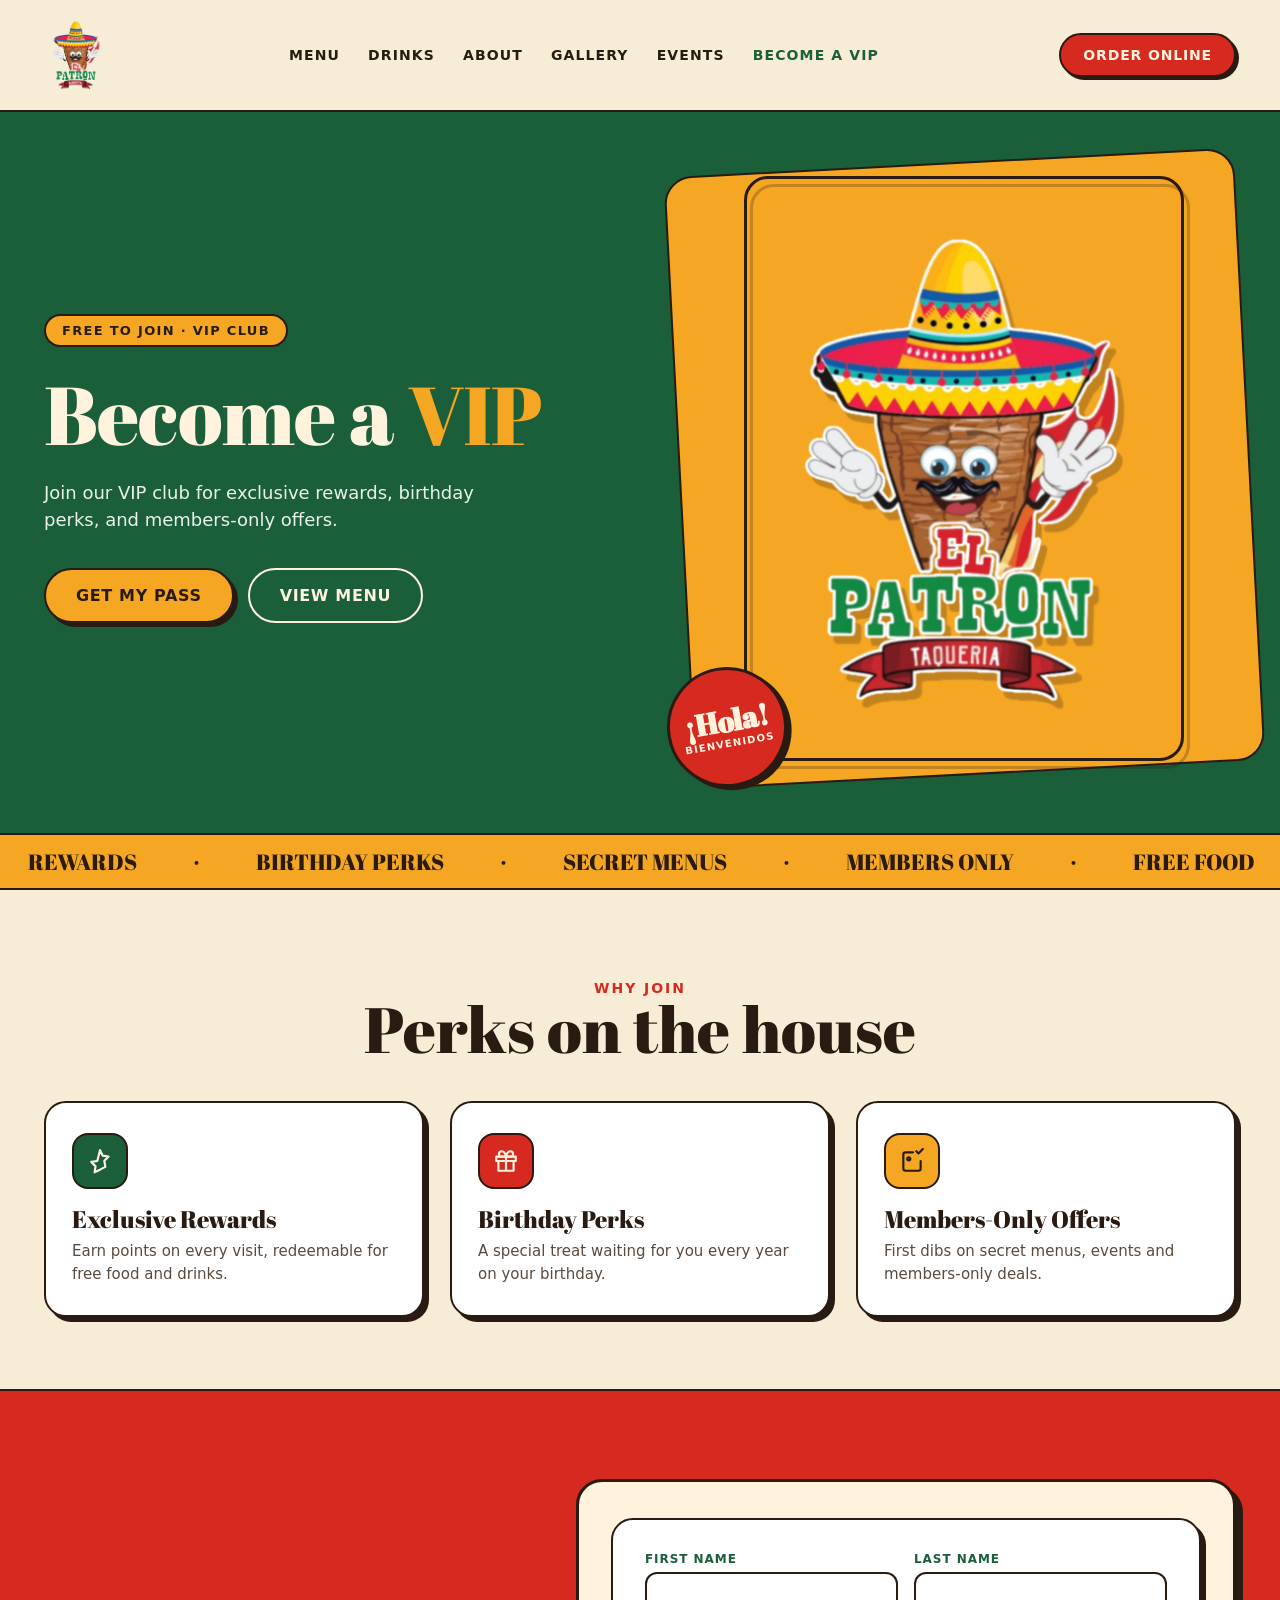
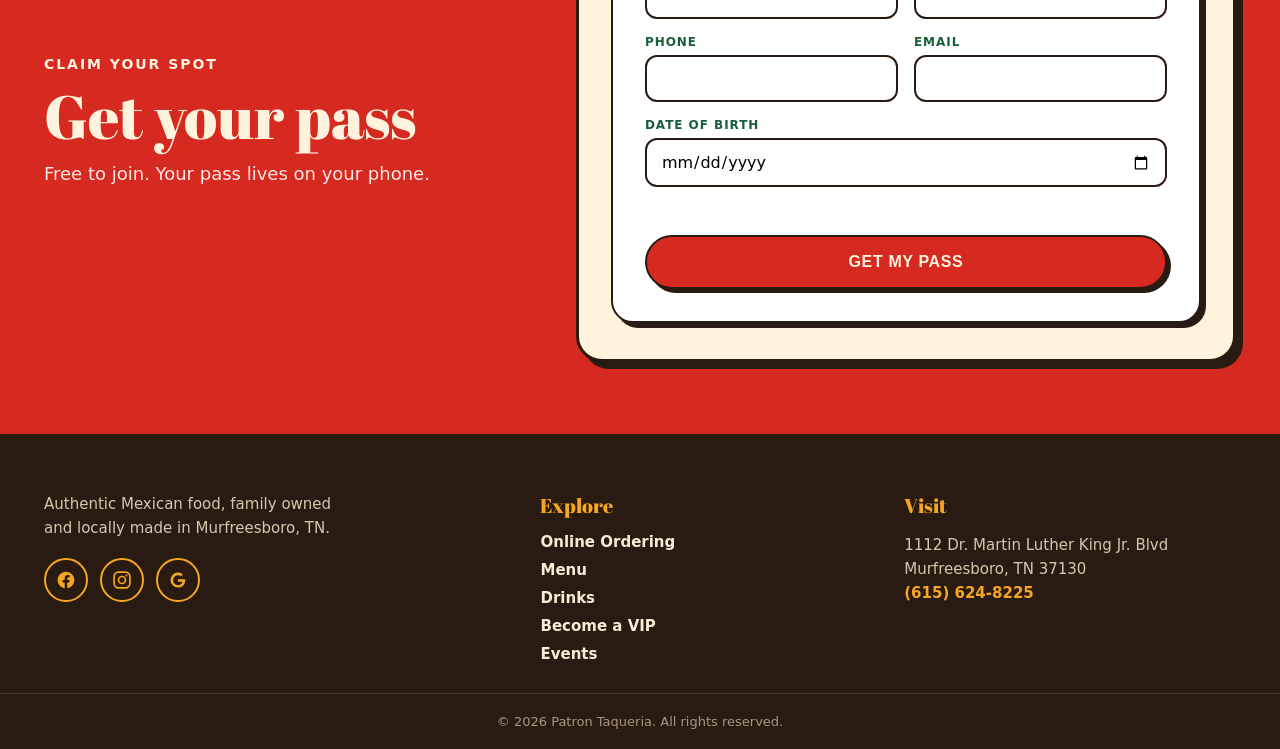
<file: vip/index.html>
<!DOCTYPE html><html lang="en"><head><meta charset="utf-8"><meta name="viewport" content="width=device-width, initial-scale=1"><title>Become a VIP | Patron Taqueria | Murfreesboro, TN</title><meta name="description" content="Join our VIP club for exclusive rewards, birthday perks, and members-only offers."><link rel="canonical" href="https://elpatrontaquerias.com/vip/"><meta property="og:type" content="restaurant"><meta property="og:locale" content="en_US"><meta property="og:title" content="Become a VIP | Patron Taqueria | Murfreesboro, TN"><meta property="og:description" content="Join our VIP club for exclusive rewards, birthday perks, and members-only offers."><meta property="og:url" content="https://elpatrontaquerias.com/vip/"><meta property="og:image" content="https://elpatrontaquerias.com/assets/images/pat-parrillada-1600.webp"><meta name="twitter:card" content="summary_large_image"><link rel="preconnect" href="https://fonts.googleapis.com"><link rel="preconnect" href="https://fonts.gstatic.com" crossorigin><link rel="stylesheet" href="https://fonts.googleapis.com/css2?family=Abril+Fatface&family=Hanken+Grotesque:wght@400;500;600;700;800&display=swap" media="print" onload="this.media='all'"><noscript><link rel="stylesheet" href="https://fonts.googleapis.com/css2?family=Abril+Fatface&family=Hanken+Grotesque:wght@400;500;600;700;800&display=swap"></noscript><link rel="stylesheet" href="/assets/css/patron.css?v=422be148"><script type="application/ld+json">{"@context": "https://schema.org", "@graph": [{"@type": "Restaurant", "name": "Patron Taqueria", "url": "https://elpatrontaquerias.com/", "telephone": "+16156248225", "address": {"@type": "PostalAddress", "streetAddress": "1112 Dr. Martin Luther King Jr. Blvd", "addressLocality": "Murfreesboro", "addressRegion": "TN", "postalCode": "37130", "addressCountry": "US"}, "servesCuisine": ["Mexican", "Tex-Mex", "Tacos"], "priceRange": "$$", "openingHoursSpecification": [{"@type": "OpeningHoursSpecification", "dayOfWeek": ["Monday", "Tuesday", "Wednesday", "Thursday"], "opens": "11:00", "closes": "21:00"}, {"@type": "OpeningHoursSpecification", "dayOfWeek": "Friday", "opens": "11:00", "closes": "21:00"}, {"@type": "OpeningHoursSpecification", "dayOfWeek": "Saturday", "opens": "11:00", "closes": "21:00"}, {"@type": "OpeningHoursSpecification", "dayOfWeek": "Sunday", "opens": "10:00", "closes": "21:30"}], "hasMap": "https://www.google.com/maps?q=1112%20Dr.%20Martin%20Luther%20King%20Jr.%20Blvd%2C%20Murfreesboro%2C%20TN%2037130", "sameAs": ["https://www.facebook.com/people/El-Patron-Taqueria/100088145538542/", "https://www.google.com/maps/place/?q=place_id:ChIJH6d9qfX4Y4gRHNHliizIGV8", "https://www.instagram.com/el.patron.taqueria/"], "geo": {"@type": "GeoCoordinates", "latitude": 35.8360498, "longitude": -86.3759035}, "potentialAction": {"@type": "OrderAction", "target": {"@type": "EntryPoint", "urlTemplate": "https://online.skytab.com/beb78ee939593d2ace30c469cb7ad3fd", "inLanguage": "en-US", "actionPlatform": ["http://schema.org/DesktopWebPlatform", "http://schema.org/MobileWebPlatform"]}, "deliveryMethod": ["http://purl.org/goodrelations/v1#DeliveryModePickUp"]}, "image": "https://elpatrontaquerias.com/assets/images/pat-parrillada-1600.webp", "@id": "https://elpatrontaquerias.com/#restaurant", "menu": "https://elpatrontaquerias.com/menu/", "hasMenu": {"@id": "https://elpatrontaquerias.com/menu/#menu"}}, {"@type": "BreadcrumbList", "itemListElement": [{"@type": "ListItem", "position": 1, "name": "Home", "item": "https://elpatrontaquerias.com/"}, {"@type": "ListItem", "position": 2, "name": "/vip/", "item": "https://elpatrontaquerias.com/vip/"}]}]}</script><script>window.SITE_CONFIG={"formEndpoint": null, "newsletterEndpoint": null, "birthdayEndpoint": null, "accentColor": "#188bf6", "vip": {"endpoint": "https://chowdownos.onrender.com/api/public/vip/signup", "client": 72}, "forms": {"endpoint": "https://chowdownos.onrender.com/api/public/forms/submit", "client": 72}};</script></head><body><header class="site-header"><nav class="nav" id="nav"><a href="/" class="nav-logo" aria-label="Patron Taqueria home"><img src="/assets/images/brand-logo-nav.webp" alt="Patron Taqueria" width="135" height="180" style="height:86px!important;width:auto!important;max-width:150px!important;position:static!important;top:auto!important;object-fit:contain"></a><div class="nav-links"><a href="/menu/">Menu</a><a href="/drinks/">Drinks</a><a href="/#about">About</a><a href="/#gallery">Gallery</a><a href="/events/">Events</a><a href="/vip/" class="vip">Become a VIP</a></div><a href="https://online.skytab.com/beb78ee939593d2ace30c469cb7ad3fd" class="nav-cta" target="_blank" rel="noopener">Order Online</a><button class="nav-toggle" aria-label="Menu" aria-expanded="false" onclick="var n=document.getElementById('nav');var o=n.classList.toggle('open');this.setAttribute('aria-expanded',o)"><span></span><span></span><span></span></button></nav></header><main id="top"><section class="hero"><div class="hero-grid"><div><span class="pill hero-badge">Free to join &middot; VIP Club</span><h1>Become a <span class="accent">VIP</span></h1><p class="hero-lede">Join our VIP club for exclusive rewards, birthday perks, and members-only offers.</p><div class="hero-cta"><a href="#join" class="btn btn-amber">Get my pass</a><a href="/menu/" class="btn btn-outline">View Menu</a></div></div><div class="hero-media"><div class="frame" aria-hidden="true"></div><img class="vip-mascot" src="/assets/images/brand-logo-hd.webp" alt="El Patrón Taqueria" width="440" height="588" style="max-width:440px;width:100%;height:auto" loading="eager"><div class="hola" aria-hidden="true"><b>&iexcl;Hola!</b><span>Bienvenidos</span></div></div></div></section><div class="marquee" aria-hidden="true"><div class="marquee-track"><span>REWARDS</span><span>&middot;</span><span>BIRTHDAY PERKS</span><span>&middot;</span><span>SECRET MENUS</span><span>&middot;</span><span>MEMBERS ONLY</span><span>&middot;</span><span>FREE FOOD</span><span>&middot;</span><span>VIP EVENTS</span><span>&middot;</span><span>REWARDS</span><span>&middot;</span><span>BIRTHDAY PERKS</span><span>&middot;</span><span>SECRET MENUS</span><span>&middot;</span><span>MEMBERS ONLY</span><span>&middot;</span><span>FREE FOOD</span><span>&middot;</span><span>VIP EVENTS</span><span>&middot;</span></div></div><section class="sec"><div class="sec-title"><span class="eyebrow" style="color:var(--red)">Why join</span><h2>Perks on the house</h2></div><div class="cards-3"><article class="perk"><div class="perk-ic tag-green"><svg viewBox="0 0 24 24" width="26" height="26" fill="none" stroke="currentColor" stroke-width="2" stroke-linecap="round" stroke-linejoin="round"><path d="M12 2l2.4 5 5.6.8-4 4 .9 5.6L12 20l-5 2.4.9-5.6-4-4 5.6-.8z"/></svg></div><h3>Exclusive Rewards</h3><p>Earn points on every visit, redeemable for free food and drinks.</p></article><article class="perk"><div class="perk-ic tag-red"><svg viewBox="0 0 24 24" width="26" height="26" fill="none" stroke="currentColor" stroke-width="2" stroke-linecap="round" stroke-linejoin="round"><rect x="3" y="8" width="18" height="4"/><path d="M12 8v13M5 12v9h14v-9M12 8S11 3 8 3a2.5 2.5 0 000 5zM12 8s1-5 4-5a2.5 2.5 0 010 5z"/></svg></div><h3>Birthday Perks</h3><p>A special treat waiting for you every year on your birthday.</p></article><article class="perk"><div class="perk-ic tag-amber"><svg viewBox="0 0 24 24" width="26" height="26" fill="none" stroke="currentColor" stroke-width="2" stroke-linecap="round" stroke-linejoin="round"><path d="M20 12v7a2 2 0 01-2 2H6a2 2 0 01-2-2V6a2 2 0 012-2h7"/><path d="M16 3l2 2 4-4"/><circle cx="9" cy="10" r="1.4"/></svg></div><h3>Members-Only Offers</h3><p>First dibs on secret menus, events and members-only deals.</p></article></div></section><section class="band-red" id="join"><div class="sec"><div class="vip-join"><div class="vip-join-head"><span class="eyebrow">Claim your spot</span><h2>Get your pass</h2><p>Free to join. Your pass lives on your phone.</p></div><div class="vip-join-card"><form class="lead-form vip-form" autocomplete="on" data-form-type="vip"><input type="text" name="_gotcha" class="hp" tabindex="-1" autocomplete="off" aria-hidden="true"><div class="form-row"><div class="form-group"><label for="vf-first">First Name</label><input type="text" id="vf-first" name="firstName" required></div><div class="form-group"><label for="vf-last">Last Name</label><input type="text" id="vf-last" name="lastName" required></div></div><div class="form-row"><div class="form-group"><label for="vf-phone">Phone</label><input type="tel" id="vf-phone" name="phone" required></div><div class="form-group"><label for="vf-email">Email</label><input type="email" id="vf-email" name="email" required></div></div><div class="form-group"><label for="vf-dob">Date of Birth</label><input type="date" id="vf-dob" name="dateOfBirth" required></div><p class="form-error"></p><button type="submit" class="btn btn-red">Get My Pass</button></form><div class="vip-result" hidden><h3 class="vip-result-h">You're in! Your pass is ready.</h3><p class="vip-sub">Add your rewards pass to your phone:</p><div class="vip-wallet-btns"></div></div></div></div></div></section></main><footer class="site-footer"><div class="footer-grid"><div><p>Authentic Mexican food, family owned and locally made in Murfreesboro, TN.</p><div class="socials" aria-label="Follow us"><a href="https://www.facebook.com/people/El-Patron-Taqueria/100088145538542/" target="_blank" rel="noopener" aria-label="Facebook"><svg viewBox="0 0 24 24" width="20" height="20" fill="currentColor"><path d="M22 12.06C22 6.5 17.52 2 12 2S2 6.5 2 12.06c0 5 3.66 9.15 8.44 9.94v-7.03H7.9v-2.9h2.54V9.85c0-2.51 1.49-3.9 3.77-3.9 1.09 0 2.24.2 2.24.2v2.46h-1.26c-1.24 0-1.63.77-1.63 1.56v1.87h2.78l-.44 2.9h-2.34V22c4.78-.79 8.44-4.94 8.44-9.94z"/></svg></a><a href="https://www.instagram.com/el.patron.taqueria/" target="_blank" rel="noopener" aria-label="Instagram"><svg viewBox="0 0 24 24" width="20" height="20" fill="none" stroke="currentColor" stroke-width="2"><rect x="2.5" y="2.5" width="19" height="19" rx="5.5"/><circle cx="12" cy="12" r="4.2"/><circle cx="17.4" cy="6.6" r="1.2" fill="currentColor" stroke="none"/></svg></a><a href="https://www.google.com/maps/search/?api=1&amp;query=Google&amp;query_place_id=ChIJH6d9qfX4Y4gRHNHliizIGV8" target="_blank" rel="noopener" aria-label="Google"><svg viewBox="0 0 24 24" width="20" height="20" fill="currentColor"><path d="M21.35 11.1H12v2.98h5.35c-.23 1.4-1.64 4.1-5.35 4.1a5.9 5.9 0 0 1 0-11.8c1.68 0 2.8.72 3.45 1.33l2.35-2.27C16.4 4.02 14.42 3 12 3a9 9 0 1 0 0 18c5.2 0 8.64-3.65 8.64-8.8 0-.6-.07-1.06-.16-1.5z"/></svg></a></div></div><div><div class="foot-h">Explore</div><div class="foot-links"><a href="https://online.skytab.com/beb78ee939593d2ace30c469cb7ad3fd" target="_blank" rel="noopener">Online Ordering</a><a href="/menu/">Menu</a><a href="/drinks/">Drinks</a><a href="/vip/">Become a VIP</a><a href="/events/">Events</a></div></div><div><div class="foot-h">Visit</div><div class="foot-visit">1112 Dr. Martin Luther King Jr. Blvd<br>Murfreesboro, TN 37130<br><a href="tel:+16156248225">(615) 624-8225</a></div></div></div><div class="foot-legal">&copy; 2026 Patron Taqueria. All rights reserved.</div></footer></body></html>
</file>
<file: assets/css/brand-tokens.css>
:root{
  --primary:#ae0909;--primary-dark:#880707;--secondary:#188bf6;--accent:#52302c;
  --on-primary:#ffffff;--on-secondary:#ffffff;--on-accent:#ffffff;--bg:#f5f0e8;--text:#2a2a2a;
  --font-heading:'Font Awesome\ 5 Free',system-ui,sans-serif;--font-body:'Font Awesome\ 5 Brands',system-ui,sans-serif;--font-script:'Font Awesome\ 5 Free',sans-serif;
  --custom-dark-blue:var(--primary);--custom-blue:var(--secondary);--custom-yellow:var(--accent);
  --base:#ffffff;--contrast:#000000;--radius-btn:10px;--nav-height:70px;
}
body{background:var(--bg)}
</file>
<file: assets/css/styles.css>
/* ==========================================================================
   Westfield Collective — Complete Site-Wide Stylesheet
   Design system: 'Font Awesome\ 5 Free' headings, Font Awesome\ 5 Free script, 'Font Awesome\ 5 Brands' body
   Colors: #ae0909 primary, #188bf6 accent, #52302c yellow, #000/#fff
   ========================================================================== */

/* --- Custom Properties --- */
:root {
  --custom-blue: #188bf6;
  --custom-dark-blue: #ae0909;
  --custom-yellow: #52302c;
  --base: #ffffff;
  --contrast: #000000;
  --shadow-light: rgba(0, 0, 0, 0.15);
  --shadow-medium: rgba(0, 0, 0, 0.2);
  --shadow-heavy: rgba(0, 0, 0, 0.35);
  --font-heading: 'Font Awesome\ 5 Free', sans-serif;
  --font-body: 'Font Awesome\ 5 Brands', system-ui, sans-serif;
  --font-script: 'Font Awesome\ 5 Free', cursive;
  --radius-btn: 10px;
  --nav-height: 70px;
  --transition-base: 0.3s ease-in-out;
}

/* --- Font Faces --- */






/* --- Reset --- */
*, *::before, *::after { box-sizing: border-box; margin: 0; padding: 0; }
html { scroll-behavior: smooth; }
body {
  font-family: var(--font-body);
  font-weight: 300;
  font-size: clamp(0.875em, 0.875rem + ((1vw - 0.2em) * 0.542), 1.2em);
  font-style: normal;
  line-height: 1.5;
  color: var(--contrast);
  background: var(--base);
  overflow-x: hidden;
  text-transform: none;
}
img { max-width: 100%; height: auto; display: block; }
a { color: inherit; text-decoration: none; }
a:hover { text-decoration: none; }
ul { list-style: none; }
address { font-style: normal; }
h1, h2, h3, h4, h5, h6 {
  font-family: var(--font-heading);
  font-style: normal;
  font-weight: 400;
  text-transform: uppercase;
}
.sr-only {
  position: absolute; width: 1px; height: 1px; padding: 0; margin: -1px;
  overflow: hidden; clip: rect(0,0,0,0); white-space: nowrap; border: 0;
}
.container { width: 90%; max-width: 1280px; margin: 0 auto; }
.container-narrow { width: 90%; max-width: 800px; margin: 0 auto; }
.script { font-family: var(--font-script); font-weight: 400; }
.mt { margin-top: 24px; }
.text-center { text-align: center; }
.text-white { color: #fff; }

/* --- Buttons --- */
.btn {
  display: inline-block;
  font-family: var(--font-heading);
  font-size: clamp(0.875em, 0.875rem + ((1vw - 0.2em) * 0.708), 1.3em);
  font-weight: 400;
  text-transform: uppercase;
  letter-spacing: 0;
  padding: 10px 30px;
  background: var(--custom-dark-blue);
  color: #fff;
  border: 2px solid var(--custom-dark-blue);
  border-radius: var(--radius-btn);
  cursor: pointer;
  transition: all var(--transition-base);
  text-align: center;
  box-shadow: none;
  line-height: 1.4;
}
.btn:hover {
  background: #fff;
  color: #010101;
  border-color: #000;
}
.btn-yellow {
  background: var(--custom-yellow);
  color: #000;
  border-color: var(--custom-yellow);
}
.btn-yellow:hover {
  background: #000;
  color: #fff;
  border-color: #fff;
}
.btn-outline {
  background: transparent;
  color: #fff;
  border-color: #fff;
}
.btn-outline:hover {
  background: #fff;
  color: #000;
}
.btn-sm {
  font-size: 0.9em;
  padding: 8px 20px;
}
.btn-block {
  display: block;
  width: 100%;
}

/* ==========================================================================
   NAVIGATION — Centered logo, split links (navigation-v8)
   ========================================================================== */
.site-header {
  position: fixed;
  top: 0; left: 0; right: 0;
  z-index: 1040;
  background: var(--base);
  transition: all var(--transition-base);
  box-shadow: 0 2px 5px rgba(0,0,0,0);
  padding: 10px 0;
  overflow: visible;
}
.site-header.scrolled {
  background: var(--base);
  box-shadow: 0 2px 5px var(--shadow-medium);
  padding: 10px 0;
}

.nav-container {
  display: flex;
  align-items: center;
  justify-content: center;
  max-width: 85%;
  margin: 0 auto;
  padding: 0;
  position: relative;
  min-height: 50px;
}

.nav-left, .nav-right {
  display: flex;
  align-items: center;
  flex: 1;
}
.nav-left { justify-content: flex-end; gap: 0; }
.nav-right { justify-content: flex-start; gap: 0; }

.nav-left a, .nav-right > li > a {
  display: block;
  padding: 15px 10px;
  color: var(--contrast);
  font-family: var(--font-heading);
  font-size: clamp(0.75rem, 1.4vw, 1.2rem);
  font-weight: 400;
  text-transform: uppercase;
  letter-spacing: 0;
  white-space: nowrap;
  transition: color var(--transition-base);
  text-decoration: none;
  line-height: 1.2;
}
.nav-left a:hover, .nav-right > li > a:hover,
.nav-left a.active, .nav-right > li > a.active { color: var(--custom-blue); }
.chevron { margin-left: 3px; vertical-align: middle; stroke: #000; }

/* Logo */
.nav-logo {
  flex-shrink: 0;
  flex-basis: 200px;
  position: relative;
  display: flex;
  align-items: flex-start;
  justify-content: center;
  z-index: 1041;
  align-self: flex-start;
}
.nav-logo img {
  width: 200px;
  height: auto;
  display: block;
  position: absolute;
  top: 0;
  max-height: none;
}

/* Dropdowns */
.has-dropdown { position: relative; }
.dropdown {
  display: none;
  position: absolute;
  top: 100%; left: 0;
  background: var(--base);
  min-width: 200px;
  padding: 4px 0;
  z-index: 1050;
  box-shadow: 0 2px 8px var(--shadow-light);
}
.has-dropdown:hover .dropdown,
.has-dropdown:focus-within .dropdown { display: block; }
.dropdown li a {
  display: block;
  padding: 5px 20px;
  color: var(--contrast);
  font-family: var(--font-heading);
  font-size: clamp(0.75rem, 1.45vw, 1.2rem);
  font-weight: 400;
  text-decoration: none;
  text-transform: uppercase;
}
.dropdown li a:link, .dropdown li a:visited { color: var(--contrast) !important; }
.dropdown li a:hover { color: var(--custom-blue) !important; }

/* Hamburger */
.nav-toggle {
  display: none;
  background: none;
  border: none;
  cursor: pointer;
  padding: 8px;
  position: absolute;
  right: 20px;
  top: 50%;
  transform: translateY(-50%);
  z-index: 1060;
}
.nav-toggle span {
  display: block;
  width: 24px;
  height: 2px;
  background: var(--contrast);
  margin: 5px 0;
  transition: all 0.3s;
}
.nav-toggle.active span:nth-child(1) { transform: rotate(45deg) translate(5px,5px); }
.nav-toggle.active span:nth-child(2) { opacity: 0; }
.nav-toggle.active span:nth-child(3) { transform: rotate(-45deg) translate(5px,-5px); }

/* Mobile menu */
.mobile-menu {
  display: none;
  position: fixed;
  inset: 0;
  background: var(--base);
  z-index: 1050;
  padding: 80px 30px 30px;
  overflow-y: auto;
}
.mobile-menu.active { display: block; }
.mobile-menu > ul > li > a {
  display: block;
  padding: 13px 15px;
  color: var(--contrast);
  font-family: var(--font-heading);
  font-size: 16px;
  text-transform: uppercase;
  border-bottom: 1px solid rgba(0,0,0,0.1);
  text-decoration: none;
}
.mobile-menu > ul > li > a:hover { background: var(--custom-blue); color: #fff; }
.mobile-sub { display: none; padding-left: 20px; }
.mobile-sub.active { display: block; }
.mobile-sub a {
  display: block;
  padding: 5px 10px;
  color: var(--contrast);
  font-size: 14px;
  text-decoration: none;
}
.mobile-sub a:hover { color: var(--custom-blue); }
.mobile-dropdown-toggle {
  display: flex;
  align-items: center;
  justify-content: space-between;
  width: 100%;
}
.mobile-dropdown-toggle .chevron-mobile {
  transition: transform 0.3s;
  margin-left: 8px;
}
.mobile-dropdown-toggle.active .chevron-mobile {
  transform: rotate(180deg);
}

/* ==========================================================================
   BREADCRUMBS
   ========================================================================== */
/* Breadcrumbs — visually hidden, kept for SEO / screen readers */
.breadcrumbs {
  position: absolute;
  width: 1px;
  height: 1px;
  padding: 0;
  margin: -1px;
  overflow: hidden;
  clip: rect(0, 0, 0, 0);
  white-space: nowrap;
  border: 0;
}
.breadcrumbs a {
  color: var(--custom-blue);
  text-decoration: none;
  transition: color 0.2s;
}
.breadcrumbs a:hover {
  color: var(--custom-dark-blue);
  text-decoration: underline;
}
.breadcrumbs .separator {
  margin: 0 6px;
  color: #999;
}
.breadcrumbs .current {
  color: var(--contrast);
  font-weight: 400;
}

/* ==========================================================================
   HERO — Video (homepage) or Banner (subpages)
   ========================================================================== */

/* Video hero (homepage) */
.hero {
  position: relative;
  width: 100%;
  overflow: hidden;
  background: #000;
  z-index: 98;
}
.hero-video {
  display: block;
  width: 100%;
  height: auto;
  object-fit: cover;
  object-position: center top;
  z-index: 100;
}

/* Video controls */
.video-controls {
  position: relative;
}
.video-controls-btn,
.video-volume-btn {
  background: transparent;
  background-color: transparent;
  border: none;
  color: #fff;
  cursor: pointer;
  font-size: 3.5em;
  height: 45px;
  padding: 1px 6px;
  position: absolute;
  width: 45px;
  z-index: 100;
}
.video-controls-btn {
  bottom: 20px;
  left: 25px;
}
.video-volume-btn {
  bottom: 21px;
  left: 70px;
}
.video-controls-btn .fa,
.video-volume-btn .fa {
  cursor: pointer;
  position: absolute;
  bottom: 0;
}
.video-controls-btn .fa {
  font-size: 0.75em;
  height: 40px;
  left: 0;
  display: flex;
  align-items: center;
}
.video-volume-btn .fa {
  height: 45px;
  display: flex;
  align-items: center;
}
.video-volume-btn .fa-volume-up {
  right: -12px;
}

/* Page hero (subpages) — matches SpotHopper: 90px spacer + 300px cover */
.page-hero {
  position: relative;
  width: 100%;
  background-color: #000;
  background-size: cover;
  background-position: center;
  background-repeat: no-repeat;
  padding-top: 90px;
}
.page-hero-overlay {
  display: none;
}
.page-hero-spacer {
  height: 90px;
}
.page-hero-inner {
  min-height: 300px;
  display: flex;
  align-items: center;
  justify-content: center;
  text-align: center;
}
.page-hero h1,
.page-hero-title {
  font-family: var(--font-heading);
  font-size: clamp(2.2em, 2.2rem + ((1vw - 0.2em) * 3), 4em);
  font-weight: 400;
  text-transform: uppercase;
  color: #fff;
  margin: 0;
}

/* Banner hero (subpages — alternate class) */
.hero-banner {
  position: relative;
  width: 100%;
  min-height: 300px;
  display: flex;
  align-items: center;
  justify-content: center;
  text-align: center;
  overflow: hidden;
  margin-top: 0;
  background-color: #1a1a1a;
  background-size: cover;
  background-position: center;
  background-repeat: no-repeat;
}
.hero-banner::after {
  content: '';
  position: absolute;
  inset: 0;
  background: rgba(0, 0, 0, 0.5);
  z-index: 1;
}
.hero-banner .hero-banner-content {
  position: relative;
  z-index: 2;
  padding: 80px 20px 40px;
  width: 100%;
}
.hero-banner h1 {
  font-family: var(--font-heading);
  font-size: clamp(2.5rem, 2.5rem + ((1vw - 0.2rem) * 4), 5rem);
  text-transform: uppercase;
  color: #fff;
  font-weight: 400;
  line-height: 1.05;
  margin-bottom: 0;
}
.hero-banner .hero-script {
  font-family: var(--font-script);
  font-size: clamp(1.5rem, 1.5rem + ((1vw - 0.2rem) * 2), 2.5rem);
  color: #fff;
  font-weight: 400;
  text-transform: none;
  line-height: 1.2;
}
.hero-banner p {
  font-family: var(--font-body);
  font-size: 1.1rem;
  color: rgba(255,255,255,0.9);
  font-weight: 300;
  max-width: 600px;
  margin: 16px auto 0;
  line-height: 1.6;
}

/* ==========================================================================
   WELCOME — Left text + right image
   ========================================================================== */
.section-welcome {
  background-size: cover;
  background-position: center bottom;
  padding: 5% 0 0;
}
.welcome-grid {
  display: grid;
  grid-template-columns: 1fr 1fr;
  gap: 5%;
  align-items: center;
}
.welcome-title .script {
  display: block;
  font-family: var(--font-script);
  font-size: clamp(1.743rem, 1.743rem + ((1vw - 0.2rem) * 2.095), 3rem);
  font-weight: 400;
  font-style: normal;
  line-height: 1.2;
  text-transform: none;
  margin-bottom: -5px;
  padding-left: 5px;
  color: var(--contrast);
}
.welcome-title {
  font-family: var(--font-heading);
  font-size: clamp(2.2rem, 2.2rem + ((1vw - 0.2rem) * 3), 4rem);
  text-transform: uppercase;
  line-height: 1.05;
  margin-bottom: 30px;
  color: var(--contrast);
  font-weight: 400;
}
.welcome-text p {
  font-family: var(--font-body);
  font-size: clamp(0.875rem, 0.875rem + ((1vw - 0.2rem) * 0.375), 1.1rem);
  line-height: 1.5;
  color: var(--contrast);
  margin-bottom: 0;
  font-weight: 300;
  padding-top: 10px;
  padding-bottom: 10px;
}
.welcome-text .btn { margin-top: 30px; margin-bottom: 30px; }
.welcome-image { overflow: hidden; }
.welcome-image img { width: 100%; min-height: 500px; object-fit: cover; }

/* ==========================================================================
   GALLERY — Heading + carousel with square images
   ========================================================================== */
.section-gallery {}
.gallery-heading {
  font-family: var(--font-heading);
  font-size: clamp(2.2rem, 2.2rem + ((1vw - 0.2rem) * 3), 4rem);
  text-transform: uppercase;
  text-align: center;
  line-height: 1.05;
  color: var(--contrast);
  font-weight: 400;
  padding: 4% 0;
}

.gallery-carousel {
  position: relative;
  overflow: hidden;
  padding: 10px;
}
.gallery-track {
  display: flex;
  gap: 20px;
  padding: 10px;
  transition: transform 0.5s ease;
}
.gallery-slide {
  flex: 0 0 calc(33.333% - 14px);
  min-width: 0;
  padding: 10px;
}
.gallery-slide img {
  width: 100%;
  aspect-ratio: 1;
  object-fit: cover;
  display: block;
}
.gallery-arrow {
  position: absolute;
  top: 50%;
  transform: translateY(-50%);
  background: transparent;
  border: none;
  cursor: pointer;
  padding: 8px;
  z-index: 10;
  font-size: 60px;
  color: rgba(255,255,255,0.9);
  text-shadow: 0 0 5px #000;
  opacity: 1;
  width: 60px;
  height: 60px;
  display: flex;
  align-items: center;
  justify-content: center;
}
.gallery-arrow:hover { color: #fff; }
.gallery-prev { left: 10px; }
.gallery-next { right: 10px; }
.gallery-pause {
  position: absolute;
  bottom: 12px;
  left: 20px;
  background: none;
  border: none;
  cursor: pointer;
  padding: 4px;
  color: #fff;
  font-size: 16px;
  text-shadow: 0 0 5px #000;
}

/* ==========================================================================
   GROUPS & PARTIES — Gallery bg with overlay, centered text
   ========================================================================== */
.section-parties {
  padding: 4% 0;
  text-align: center;
}
.parties-inner { position: relative; z-index: 1; max-width: 700px; margin: 0 auto; }
.parties-title {
  font-family: var(--font-heading);
  font-size: clamp(2.2rem, 2.2rem + ((1vw - 0.2rem) * 3), 4rem);
  text-transform: uppercase;
  color: #fff;
  font-weight: 400;
  margin-bottom: 0;
}
.parties-script {
  font-family: var(--font-script);
  font-size: clamp(1.743rem, 1.743rem + ((1vw - 0.2rem) * 2.095), 3rem);
  color: #fff;
  font-weight: 400;
  text-transform: capitalize;
  line-height: 1.2;
  margin-bottom: 20px;
}
.parties-text {
  margin: 0 auto 30px;
  color: #fff;
  font-family: var(--font-body);
  font-size: clamp(0.929em, 0.929rem + ((1vw - 0.2em) * 0.785), 1.4em);
  line-height: 1.5;
}

/* ==========================================================================
   THE BEACH — Full-width bg image with centered white card
   ========================================================================== */
.section-beach {
  position: relative;
  min-height: 600px;
  display: flex;
  align-items: center;
  justify-content: center;
  overflow: hidden;
  padding: 7% 0;
}
.beach-bg {
  position: absolute;
  inset: 0;
  background-size: cover;
  background-position: center;
}
.beach-card {
  position: relative;
  z-index: 1;
  background: #fff;
  padding: 5% 6%;
  max-width: 900px;
  width: 90%;
  text-align: center;
}
.beach-title {
  font-family: var(--font-heading);
  font-size: clamp(2.2rem, 2.2rem + ((1vw - 0.2rem) * 3), 4rem);
  text-transform: uppercase;
  color: var(--contrast);
  font-weight: 400;
  line-height: 1;
  margin-bottom: 0;
}
.beach-script {
  font-family: var(--font-script);
  font-size: clamp(1.743rem, 1.743rem + ((1vw - 0.2rem) * 2.095), 3rem);
  color: var(--contrast);
  font-weight: 400;
  text-transform: none;
  margin-bottom: 20px;
}
.beach-text {
  font-family: var(--font-body);
  font-size: clamp(0.875em, 0.875rem + ((1vw - 0.2em) * 0.542), 1.2em);
  line-height: 1.5;
  color: var(--contrast);
  margin-bottom: 30px;
  font-weight: 300;
}

/* ==========================================================================
   CONTENT SECTION — Parallax background for subpages
   ========================================================================== */
.section-content {
  position: relative;
  padding: 60px 0;
  background-size: cover;
  background-position: center;
  background-attachment: fixed;
  background-repeat: no-repeat;
}
.section-content::before {
  content: '';
  position: absolute;
  inset: 0;
  background: rgba(255, 255, 255, 0.92);
  z-index: 0;
}
.section-content > * {
  position: relative;
  z-index: 1;
}
.section-content .container,
.section-content .container-narrow {
  position: relative;
  z-index: 1;
}

/* Standard page content styling */
.page-content {
  padding: 40px 0;
}
.page-content h2 {
  font-family: var(--font-heading);
  font-size: clamp(1.5rem, 1.5rem + ((1vw - 0.2rem) * 2), 2.5rem);
  text-transform: uppercase;
  color: var(--contrast);
  font-weight: 400;
  margin-bottom: 16px;
}
.page-content h3 {
  font-family: var(--font-heading);
  font-size: clamp(1.2rem, 1.2rem + ((1vw - 0.2rem) * 1.2), 1.8rem);
  text-transform: uppercase;
  color: var(--contrast);
  font-weight: 400;
  margin-bottom: 12px;
}
.page-content p {
  font-family: var(--font-body);
  font-size: clamp(0.875rem, 0.875rem + ((1vw - 0.2rem) * 0.375), 1.1rem);
  line-height: 1.7;
  color: #333;
  font-weight: 300;
  margin-bottom: 16px;
}
.page-content p:last-child {
  margin-bottom: 0;
}
.page-content ul {
  list-style: disc;
  padding-left: 24px;
  margin-bottom: 16px;
}
.page-content ul li {
  font-family: var(--font-body);
  font-size: clamp(0.875rem, 0.875rem + ((1vw - 0.2rem) * 0.375), 1.1rem);
  line-height: 1.7;
  color: #333;
  font-weight: 300;
  margin-bottom: 6px;
}

/* ==========================================================================
   VENDOR PAGE — Matches SpotHopper vendor template exactly
   ========================================================================== */

/* Vendor hero: dark starfield bg with centered h1 */
.vendor-hero {
  position: relative;
  width: 100%;
  background-color: #000;
  background-size: cover;
  background-position: center;
  background-repeat: no-repeat;
  padding-top: 90px;
}
.vendor-hero h1 {
  font-family: var(--font-heading);
  font-size: clamp(2.2em, 2.2rem + ((1vw - 0.2em) * 3), 4em);
  font-weight: 400;
  text-transform: uppercase;
  color: #fff;
  margin: 0;
  text-align: center;
  min-height: 300px;
  display: flex;
  align-items: center;
  justify-content: center;
  padding: 0 20px;
}

/* Vendor breadcrumbs — visually hidden, kept for SEO */
.vendor-breadcrumbs {
  position: absolute;
  width: 1px;
  height: 1px;
  padding: 0;
  margin: -1px;
  overflow: hidden;
  clip: rect(0, 0, 0, 0);
  white-space: nowrap;
  border: 0;
}

/* Vendor content section: welcome_back.jpg parallax bg, white overlay, 800px constrained */
.vendor-content {
  position: relative;
  background-image: url('/assets/images/home/westfield-texture-bg.webp');
  background-size: cover;
  background-position: center 0;
  background-attachment: fixed;
  padding: 40px 20px;
}
.vendor-content::before {
  content: '';
  position: absolute;
  inset: 0;
  background: rgba(255, 255, 255, 0.6);
  z-index: 0;
}
.vendor-content-inner {
  position: relative;
  z-index: 1;
  max-width: 800px;
  margin: 0 auto;
}
.vendor-featured-img {
  display: block;
  width: 100%;
  height: auto;
  margin-bottom: 20px;
}
.vendor-content-inner p {
  font-family: var(--font-body);
  font-size: clamp(0.875em, 0.875rem + ((1vw - 0.2em) * 0.542), 1.2em);
  font-weight: 300;
  line-height: 1.5;
  color: var(--contrast);
  margin-bottom: 20px;
}
.vendor-content-inner ul {
  list-style: disc;
  padding-left: 24px;
  margin-bottom: 20px;
}
.vendor-content-inner ul li {
  font-family: var(--font-body);
  font-size: clamp(0.875em, 0.875rem + ((1vw - 0.2em) * 0.542), 1.2em);
  font-weight: 300;
  line-height: 1.5;
  color: var(--contrast);
  margin-bottom: 8px;
}

/* Vendor two-column layout — text left, image right (Clubs, etc.) */
.vendor-content .vendor-wide {
  max-width: 1200px;
}
.vendor-content .vendor-columns {
  display: flex;
  flex-wrap: nowrap;
  gap: 40px;
  align-items: flex-start;
  margin-bottom: 40px;
}
.vendor-content .vendor-col-text {
  flex: 1 1 50%;
  min-width: 0;
}
.vendor-content .vendor-col-img {
  flex: 0 0 45%;
}
.vendor-content .vendor-col-img img {
  width: 100%;
  height: auto;
  display: block;
}
@media (max-width: 768px) {
  .vendor-content .vendor-columns {
    flex-wrap: wrap;
  }
  .vendor-content .vendor-col-text,
  .vendor-content .vendor-col-img {
    flex: 1 1 100%;
  }
}

/* Vendor contact section — reuse for all vendor pages */
.vendor-contact {
  background-image: url('/assets/images/home/westfield-texture-bg.webp');
  background-size: cover;
  background-position: center 0;
  padding: 4rem 20px;
}

.vendor-meta {
  display: flex;
  align-items: center;
  gap: 16px;
  margin-bottom: 24px;
  padding-bottom: 16px;
  border-bottom: 1px solid #e5e5e5;
}
.vendor-meta .vendor-tag {
  font-family: var(--font-heading);
  font-size: 0.85rem;
  text-transform: uppercase;
  color: var(--custom-dark-blue);
  background: rgba(0, 71, 186, 0.08);
  padding: 4px 12px;
  border-radius: 4px;
}
.vendor-hours {
  margin-top: 24px;
  padding: 24px;
  background: #f8f8f8;
  border-left: 3px solid var(--custom-dark-blue);
}
.vendor-hours h3 {
  margin-bottom: 12px;
}
.vendor-hours table {
  width: 100%;
  font-family: var(--font-body);
  font-size: 0.95rem;
  font-weight: 300;
}
.vendor-hours table td {
  padding: 4px 0;
  color: #333;
}
.vendor-hours table td:first-child {
  font-weight: 400;
  width: 140px;
}

/* ==========================================================================
   FOOD & BEVERAGE — 4-Column Grid
   ========================================================================== */
.vendor-grid {
  display: grid;
  grid-template-columns: repeat(4, 1fr);
  gap: 24px;
  padding: 40px 0;
}
.section-vendor-grid {
  max-width: 1100px;
  margin: 0 auto;
  padding: 0 20px;
}
.vendor-card {
  overflow: hidden;
  display: flex;
  flex-direction: column;
}
.vendor-card-link {
  display: flex;
  flex-direction: column;
  flex: 1;
  text-decoration: none;
  color: inherit;
}
.vendor-card-img {
  width: 100%;
  aspect-ratio: 4/3;
  overflow: hidden;
  border-radius: 4px;
}
.vendor-card-img img {
  width: 100%;
  height: 100%;
  object-fit: cover;
  transition: transform 0.4s ease;
}
.vendor-card:hover .vendor-card-img img {
  transform: scale(1.05);
}
.vendor-card-body {
  padding: 16px 0;
  display: flex;
  flex-direction: column;
  flex: 1;
  text-align: left;
}
.vendor-card-body h3 {
  font-family: var(--font-heading);
  font-size: clamp(1rem, 1rem + ((1vw - 0.2rem) * 0.8), 1.4rem);
  text-transform: uppercase;
  color: var(--contrast);
  font-weight: 400;
  margin-bottom: 8px;
}
.vendor-card-body p {
  font-family: var(--font-body);
  font-size: 0.9rem;
  line-height: 1.5;
  color: #555;
  font-weight: 300;
  margin-bottom: 16px;
  flex: 1;
}
.vendor-card-body .btn {
  display: inline-block;
  font-family: var(--font-heading);
  font-size: 0.85rem;
  text-transform: uppercase;
  padding: 10px 20px;
  background: var(--custom-blue);
  color: #fff;
  border: none;
  border-radius: 4px;
  text-decoration: none;
  cursor: pointer;
  align-self: flex-start;
  margin-top: auto;
  box-shadow: 2px 2px 6px rgba(0,0,0,0.2);
}

/* ==========================================================================
   GENERIC CONTENT PAGES — welcome_back.jpg parallax bg with cards
   ========================================================================== */
.section-page-content {
  position: relative;
  background-size: cover;
  background-position: center 0;
  background-attachment: fixed;
  padding: 40px 20px;
}
.page-content-overlay {
  position: absolute;
  inset: 0;
  background: rgba(255, 255, 255, 0.6);
  z-index: 0;
}
.page-content-inner {
  position: relative;
  z-index: 1;
  max-width: 1100px;
  margin: 0 auto;
}
.page-content-inner > h2 {
  font-family: var(--font-heading);
  font-size: clamp(1.4rem, 1.4rem + ((1vw - 0.2rem) * 1.2), 2rem);
  text-transform: uppercase;
  color: var(--contrast);
  font-weight: 400;
  margin-bottom: 24px;
}
.page-content-inner > p {
  font-family: var(--font-body);
  font-size: clamp(0.875em, 0.875rem + ((1vw - 0.2em) * 0.542), 1.2em);
  font-weight: 300;
  line-height: 1.5;
  color: var(--contrast);
  margin-bottom: 20px;
}

/* Card grid — 3 col default */
.card-grid {
  display: grid;
  gap: 24px;
  padding: 20px 0;
}
.card-grid-2 { grid-template-columns: repeat(2, 1fr); }
.card-grid-3 { grid-template-columns: repeat(3, 1fr); }
.card-grid-4 { grid-template-columns: repeat(4, 1fr); }

.content-card {
  background: #fff;
  border-radius: 4px;
  overflow: hidden;
  box-shadow: 0 2px 8px rgba(0,0,0,0.08);
  display: flex;
  flex-direction: column;
}
.content-card-header {
  padding: 20px 20px 0;
}
.content-card-header h3 {
  font-family: var(--font-heading);
  font-size: clamp(1rem, 1rem + ((1vw - 0.2rem) * 0.6), 1.3rem);
  text-transform: uppercase;
  color: var(--contrast);
  font-weight: 400;
  margin-bottom: 4px;
}
.content-card-header .card-meta {
  font-family: var(--font-body);
  font-size: 0.85rem;
  color: var(--custom-blue);
  font-weight: 700;
  margin-bottom: 0;
}
.content-card-body {
  padding: 12px 20px 20px;
  flex: 1;
}
.content-card-body p {
  font-family: var(--font-body);
  font-size: 0.9rem;
  line-height: 1.5;
  color: #555;
  font-weight: 300;
}
.content-card .btn {
  display: inline-block;
  margin: 0 20px 20px;
  align-self: flex-start;
}

/* Inline signup form (Be an Insider page) */
.inline-form {
  max-width: 500px;
}
.inline-form .form-group {
  margin-bottom: 16px;
}
.inline-form label {
  display: block;
  font-family: var(--font-body);
  font-size: 0.9rem;
  font-weight: 700;
  color: #333;
  margin-bottom: 4px;
}
.inline-form input[type="text"],
.inline-form input[type="email"],
.inline-form input[type="tel"] {
  width: 100%;
  padding: 10px 12px;
  border: 1px solid rgba(0,0,0,0.3);
  border-radius: 4px;
  font-family: var(--font-body);
  font-size: 1rem;
  box-sizing: border-box;
}
.inline-form .form-checkbox label {
  display: flex;
  align-items: flex-start;
  gap: 8px;
  font-weight: 300;
  font-size: 0.85rem;
  color: #555;
}
.inline-form .btn {
  padding: 12px 32px;
  background: var(--custom-dark-blue);
  color: #fff;
  border: none;
  font-family: var(--font-heading);
  font-size: 1.1rem;
  text-transform: uppercase;
  cursor: pointer;
}

/* News article cards */
.article-card {
  background: #fff;
  border-radius: 4px;
  overflow: hidden;
  box-shadow: 0 2px 8px rgba(0,0,0,0.08);
  padding: 24px;
  margin-bottom: 24px;
}
.article-card .article-date {
  font-family: var(--font-body);
  font-size: 0.85rem;
  color: var(--custom-blue);
  font-weight: 700;
  margin-bottom: 8px;
}
.article-card h3 {
  font-family: var(--font-heading);
  font-size: clamp(1.1rem, 1.1rem + ((1vw - 0.2rem) * 0.8), 1.5rem);
  text-transform: uppercase;
  color: var(--contrast);
  font-weight: 400;
  margin-bottom: 12px;
}
.article-card p {
  font-family: var(--font-body);
  font-size: 0.9rem;
  line-height: 1.5;
  color: #555;
  font-weight: 300;
}

@media (max-width: 768px) {
  .card-grid-2,
  .card-grid-3,
  .card-grid-4 {
    grid-template-columns: 1fr;
  }
}
@media (min-width: 769px) and (max-width: 1024px) {
  .card-grid-3,
  .card-grid-4 {
    grid-template-columns: repeat(2, 1fr);
  }
}

/* ==========================================================================
   EVENTS PAGE — Dark bg with venue photo, event feed layout
   Matches SpotHopper: about_03.jpg + 77% black gradient overlay
   ========================================================================== */
.events-page {
  position: relative;
  min-height: 100vh;
  background-image: linear-gradient(rgba(0,0,0,0.77), rgba(0,0,0,0.77)),
              url('/assets/images/home/westfield-texture-bg.webp');
  background-size: cover;
  background-position: center;
  background-attachment: fixed;
  color: #fff;
}
.events-page-spacer {
  height: 160px;
}
.events-page-content {
  padding: 20px 0 60px;
}
.events-page-title {
  font-family: var(--font-heading);
  font-size: clamp(2.2em, 2.2rem + ((1vw - 0.2em) * 3), 4em);
  font-weight: 400;
  text-transform: uppercase;
  color: #fff;
  margin: 0 0 40px;
  text-align: center;
}

/* Event feed — vertical list of event items */
.events-feed {
  display: flex;
  flex-direction: column;
  gap: 48px;
}

/* Each event: image left, details right */
.event-item {
  display: grid;
  grid-template-columns: 1fr 1fr;
  gap: 40px;
  align-items: start;
}
.event-item-image img {
  width: 100%;
  height: auto;
  display: block;
}
.event-item-details {
  text-align: center;
}
.event-item-details h2 {
  font-family: var(--font-heading);
  font-size: clamp(1.2rem, 1.2rem + ((1vw - 0.2rem) * 1), 1.8rem);
  text-transform: uppercase;
  font-weight: 400;
  color: #fff;
  margin-bottom: 12px;
}
.event-item-date {
  font-family: var(--font-body);
  font-size: 0.95rem;
  font-weight: 400;
  color: #ccc;
  margin-bottom: 12px;
}
.event-item-details p {
  font-family: var(--font-body);
  font-size: 0.95rem;
  font-weight: 300;
  line-height: 1.6;
  color: #ddd;
  margin-bottom: 8px;
}
.event-item-time {
  font-family: var(--font-body);
  font-size: 0.95rem;
  font-weight: 400;
  color: #ccc;
  margin-top: 12px;
}

@media (max-width: 768px) {
  .event-item {
    grid-template-columns: 1fr;
    gap: 20px;
  }
  .events-page {
    background-attachment: scroll;
  }
}
@media (max-width: 1024px) {
  .events-page {
    background-attachment: scroll;
  }
}

/* Legacy event card styles (kept for compatibility) */
.event-card-image {
  width: 100%;
  aspect-ratio: 16/9;
  overflow: hidden;
}
.event-card-image img {
  width: 100%;
  height: 100%;
  object-fit: cover;
}
.event-card-body {
  padding: 20px;
}
.event-card-date {
  font-family: var(--font-heading);
  font-size: 0.8rem;
  text-transform: uppercase;
  color: var(--custom-dark-blue);
  margin-bottom: 8px;
  letter-spacing: 0.03em;
}
.event-card-body h3 {
  font-family: var(--font-heading);
  font-size: clamp(1rem, 1rem + ((1vw - 0.2rem) * 0.6), 1.3rem);
  text-transform: uppercase;
  color: var(--contrast);
  font-weight: 400;
  margin-bottom: 8px;
  line-height: 1.2;
}
.event-card-body p {
  font-family: var(--font-body);
  font-size: 0.9rem;
  line-height: 1.5;
  color: #555;
  font-weight: 300;
  margin-bottom: 16px;
}
.event-card-time {
  font-family: var(--font-body);
  font-size: 0.85rem;
  font-weight: 400;
  color: #777;
  display: flex;
  align-items: center;
  gap: 6px;
}
.event-card-time .fa { color: var(--custom-blue); }

/* Event detail page */
.event-detail {
  max-width: 800px;
  margin: 0 auto;
}
.event-detail-image {
  width: 100%;
  margin-bottom: 24px;
}
.event-detail-image img {
  width: 100%;
  height: auto;
}
.event-detail-meta {
  display: flex;
  gap: 24px;
  margin-bottom: 24px;
  padding: 16px 0;
  border-top: 1px solid #eee;
  border-bottom: 1px solid #eee;
}
.event-detail-meta span {
  font-family: var(--font-body);
  font-size: 0.95rem;
  color: #555;
  display: flex;
  align-items: center;
  gap: 8px;
}
.event-detail-meta .fa { color: var(--custom-blue); }

/* ==========================================================================
   NEWS — Article Cards
   ========================================================================== */
.news-grid {
  display: grid;
  grid-template-columns: repeat(3, 1fr);
  gap: 30px;
  padding: 40px 0;
}
.news-card {
  background: var(--base);
  border: 1px solid #eee;
  overflow: hidden;
  transition: box-shadow 0.3s ease;
}
.news-card:hover {
  box-shadow: 0 6px 20px rgba(0,0,0,0.1);
}
.news-card-image {
  width: 100%;
  aspect-ratio: 16/10;
  overflow: hidden;
}
.news-card-image img {
  width: 100%;
  height: 100%;
  object-fit: cover;
  transition: transform 0.4s ease;
}
.news-card:hover .news-card-image img {
  transform: scale(1.03);
}
.news-card-body {
  padding: 20px;
}
.news-card-date {
  font-family: var(--font-body);
  font-size: 0.8rem;
  font-weight: 400;
  color: #999;
  text-transform: uppercase;
  letter-spacing: 0.04em;
  margin-bottom: 8px;
}
.news-card-body h3 {
  font-family: var(--font-heading);
  font-size: clamp(1rem, 1rem + ((1vw - 0.2rem) * 0.6), 1.3rem);
  text-transform: uppercase;
  color: var(--contrast);
  font-weight: 400;
  margin-bottom: 10px;
  line-height: 1.2;
}
.news-card-body h3 a {
  color: var(--contrast);
  transition: color 0.2s;
}
.news-card-body h3 a:hover {
  color: var(--custom-blue);
}
.news-card-body p {
  font-family: var(--font-body);
  font-size: 0.9rem;
  line-height: 1.5;
  color: #555;
  font-weight: 300;
  margin-bottom: 16px;
}
.news-card-body .read-more {
  font-family: var(--font-heading);
  font-size: 0.85rem;
  text-transform: uppercase;
  color: var(--custom-dark-blue);
  transition: color 0.2s;
}
.news-card-body .read-more:hover {
  color: var(--custom-blue);
}

/* ==========================================================================
   REVIEWS — Dark bg, carousel with quote marks
   ========================================================================== */
.section-reviews {
  position: relative;
  background-size: cover;
  background-position: center;
  padding: 5% 0;
  text-align: center;
}
.reviews-overlay {
  position: absolute;
  inset: 0;
  background: rgba(0,0,0,0);
}
.reviews-inner { position: relative; z-index: 1; }
.reviews-title {
  font-family: var(--font-heading);
  font-size: clamp(2.2em, 2.2rem + ((1vw - 0.2em) * 3), 4em);
  text-transform: uppercase;
  color: #fff;
  font-weight: 400;
  margin-bottom: 20px;
}
.reviews-source {
  font-family: var(--font-script);
  font-size: 3em;
  color: #fff;
  font-weight: 400;
  text-transform: none;
  margin-bottom: 10px;
}
.reviews-carousel {
  position: relative;
  max-width: 700px;
  margin: 0 auto;
  min-height: 180px;
}
.review-slide {
  display: none;
}
.review-slide.active {
  display: block;
  animation: fadeIn 0.5s ease;
}
@keyframes fadeIn { from { opacity: 0; } to { opacity: 1; } }

.review-author {
  color: #fff;
  font-family: var(--font-body);
  font-weight: 300;
  font-size: 1.2em;
  text-transform: none;
  margin-bottom: 16px;
}
.stars {
  color: var(--custom-yellow);
  font-size: 0.8em;
  vertical-align: middle;
}
.stars .fa-star { margin: 0 1px; }
.review-body {
  position: relative;
  padding: 0 20px;
}
.review-body p {
  color: #fff;
  font-family: var(--font-body);
  font-size: 1.2rem;
  line-height: 1.7;
  font-style: normal;
  font-weight: 300;
  display: inline;
}
.quote-mark {
  color: var(--custom-yellow);
  opacity: 1;
  font-size: 1.2rem;
  display: inline;
}

.review-arrow {
  position: absolute;
  top: 50%;
  transform: translateY(-50%);
  background: none;
  border: none;
  cursor: pointer;
  padding: 8px;
  z-index: 10;
  color: rgba(255,255,255,0.6);
  font-size: 40px;
}
.review-arrow:hover { color: #fff; }
.review-prev { left: -60px; }
.review-next { right: -60px; }

.review-dots {
  display: flex;
  justify-content: center;
  gap: 10px;
  margin-top: 24px;
}
.dot {
  width: 10px;
  height: 10px;
  padding: 17px;
  background-clip: content-box;
  border-radius: 50%;
  border: 1px solid #fefefe;
  background: transparent;
  cursor: pointer;
  padding: 0;
  transition: background 0.2s;
}
.dot.active { background: #fff; border-color: #fff; }

.review-pause-btn {
  display: block;
  margin: 16px auto 0;
  background: none;
  border: none;
  cursor: pointer;
  padding: 4px;
  color: #fff;
}

/* ==========================================================================
   NEWSLETTER + MAP — Side by side
   ========================================================================== */
.section-newsletter-map {
  padding: 0;
}
.newsletter-map-grid {
  display: grid;
  grid-template-columns: 1fr 1fr;
}
.contact-newsletter {
  background: var(--base);
  padding: 40px 60px 40px 30px;
  display: flex;
  flex-direction: column;
  justify-content: center;
}
.newsletter-heading {
  font-family: var(--font-heading);
  font-size: 4rem;
  text-transform: uppercase;
  color: var(--contrast);
  font-weight: 400;
  margin-bottom: 12px;
  text-align: left;
}
.nl-subtitle {
  font-family: var(--font-body);
  font-size: 1.2rem;
  font-weight: 300;
  color: var(--contrast);
  margin-bottom: 16px;
  text-align: left;
}
.contact-newsletter label {
  display: block;
  font-family: var(--font-body);
  font-size: 14px;
  font-weight: 400;
  color: #333;
  margin-bottom: 8px;
}
.newsletter-row {
  display: flex;
  align-items: flex-end;
  gap: 15px;
}
.nl-input-wrap {
  flex: 1;
  position: relative;
}
.nl-input-wrap input {
  width: 100%;
  padding: 10px 5px 14px 5px;
  border: none;
  border-bottom: 1px solid #010101;
  background: transparent;
  font-family: var(--font-body);
  font-size: 16px;
  color: var(--contrast);
  outline: none;
}
.nl-input-wrap input::placeholder { color: var(--contrast); }
.nl-bar {
  position: absolute;
  bottom: 0; left: 50%;
  width: 0; height: 2px;
  background: var(--custom-dark-blue);
  transition: all 0.2s ease;
  transform: translateX(-50%);
}
.nl-input-wrap input:focus ~ .nl-bar { width: 100%; }

.contact-map {
  width: 100%;
  min-height: 450px;
  background: #eee;
}

/* ==========================================================================
   CONTACT SECTION — Location / Hours / Find Us On
   ========================================================================== */
.section-contact {
  background-size: cover;
  background-position: center 0%;
  padding: 4rem 0;
}
.contact-grid {
  display: grid;
  grid-template-columns: 1fr 1fr 1fr;
  gap: 40px;
  max-width: 85%;
  margin: 0 auto;
}
.contact-col h2 {
  font-family: var(--font-heading);
  font-size: clamp(1.25rem, 1.25rem + ((1vw - 0.2rem) * 1.25), 2rem);
  text-transform: uppercase;
  color: var(--contrast);
  font-weight: 400;
  margin-bottom: 10px;
}
.contact-col h4 {
  font-family: var(--font-body);
  font-size: clamp(0.875rem, 0.875rem + ((1vw - 0.2rem) * 0.542), 1.2rem);
  font-weight: 700;
  color: var(--contrast);
  margin-top: 10px;
  margin-bottom: 0;
  text-transform: capitalize;
}
.contact-col p,
.contact-col address p {
  font-family: var(--font-body);
  font-size: clamp(0.875rem, 0.875rem + ((1vw - 0.2rem) * 0.542), 1.2rem);
  line-height: 1.6;
  color: var(--contrast);
  font-weight: 300;
}
.contact-col a { color: var(--contrast); transition: color 0.2s; }
.contact-col a:hover { color: var(--contrast); }

.contact-social {
  display: flex;
  gap: 12px;
  margin-bottom: 20px;
}
.contact-social a {
  color: var(--contrast);
  font-size: 20px;
  display: flex;
  align-items: center;
}
.contact-social a:hover { color: var(--custom-blue); }
.contact-social svg { width: 16px; height: 16px; }

/* ==========================================================================
   FOOTER
   ========================================================================== */
.site-footer {
  background: #000;
  color: #999;
  padding: 40px 20px;
  text-align: center;
}
.footer-copyright {
  font-family: var(--font-body);
  font-size: 13px;
  font-weight: 300;
  letter-spacing: 0.02em;
  color: #999;
}
.footer-copyright strong {
  color: #fff;
  font-weight: 600;
}

/* ==========================================================================
   FLOATING WIDGETS — Birthday pill + Contact chat
   ========================================================================== */
.floating-widgets {
  position: fixed;
  bottom: 24px;
  right: 24px;
  z-index: 1035;
  display: flex;
  flex-direction: column;
  gap: 12px;
  align-items: flex-end;
}

/* Birthday pill */
.bday-pill {
  display: inline-flex;
  align-items: center;
  background: #fff;
  border-radius: 50px;
  height: 48px;
  width: 48px;
  padding: 0;
  cursor: pointer;
  box-shadow: 0 2px 8px var(--shadow-medium);
  text-decoration: none;
  color: var(--contrast);
  transition: width 0.4s ease;
  overflow: hidden;
}
.bday-pill:hover {
  width: 280px;
}
.bday-text {
  white-space: nowrap;
  font-family: var(--font-body);
  font-size: 13px;
  font-weight: 400;
  line-height: 1.3;
  color: #333;
  padding: 0 4px 0 16px;
  max-width: 0;
  overflow: hidden;
  opacity: 0;
  transition: max-width 0.4s ease, opacity 0.3s ease;
}
.bday-pill:hover .bday-text {
  max-width: 220px;
  opacity: 1;
}
.bday-text strong {
  display: block;
  font-weight: 700;
  font-size: 14px;
  color: var(--contrast);
}
.bday-icon {
  width: 48px;
  height: 48px;
  min-width: 48px;
  border-radius: 50%;
  display: flex;
  align-items: center;
  justify-content: center;
  flex-shrink: 0;
}

/* Contact button */
.fab-btn {
  width: 48px;
  height: 48px;
  border-radius: 50%;
  border: none;
  cursor: pointer;
  display: flex;
  align-items: center;
  justify-content: center;
  box-shadow: 0 4px 12px rgba(0,0,0,0.25);
  transition: transform 0.2s, box-shadow 0.2s;
  flex-shrink: 0;
}
.fab-btn:hover {
  transform: scale(1.05);
  box-shadow: 0 6px 16px var(--shadow-heavy);
}
.fab-contact {
  background: #fff;
  border: 1px solid rgba(0,0,0,0.1);
}
.fab-contact svg {
  width: 28px;
  height: 28px;
}

/* ==========================================================================
   MOBILE FOOTER BAR — Parties | Order | Jobs
   ========================================================================== */
.mobile-footer-bar {
  display: none;
  position: fixed;
  bottom: -100px;
  left: 0; right: 0;
  z-index: 1030;
  background: var(--base);
  transition: all 0.4s ease-in-out;
  box-shadow: 0 -2px 8px rgba(0,0,0,0.1);
}
.mobile-footer-bar.show-bottom-nav {
  bottom: 0;
}
.mobile-footer-bar a {
  flex: 1;
  text-align: center;
  padding: 15px 3px;
  color: var(--contrast);
  font-family: var(--font-heading);
  font-size: 14px;
  font-weight: 400;
  text-transform: uppercase;
  text-decoration: none;
}
.mobile-footer-bar a:hover,
.mobile-footer-bar a:focus {
  color: var(--custom-blue);
  background-color: transparent;
}

/* ==========================================================================
   MODAL SYSTEM — Contact, Newsletter, Birthday
   ========================================================================== */
/* ========== MODAL SYSTEM ========== */
.modal-overlay {
  display: none;
  position: fixed;
  inset: 0;
  background: rgba(0, 0, 0, 0.7);
  z-index: 2000;
  align-items: center;
  justify-content: center;
  padding: 20px;
}
.modal-overlay.active {
  display: flex;
}
.modal-content {
  background: #fff;
  width: 100%;
  max-width: 560px;
  max-height: 90vh;
  overflow-y: auto;
  position: relative;
  padding: 32px;
  border-radius: 4px;
}
.modal-content-sm {
  max-width: 460px;
}
.modal-close {
  position: absolute;
  top: 12px;
  right: 16px;
  background: none;
  border: none;
  cursor: pointer;
  color: #333;
  font-size: 28px;
  line-height: 1;
  z-index: 1;
}
.modal-close:hover {
  color: #000;
}
.modal-title {
  font-family: var(--font-heading);
  font-size: clamp(1.6rem, 1.6rem + ((1vw - 0.2rem) * 1.5), 2.4rem);
  text-transform: uppercase;
  color: var(--contrast);
  font-weight: 400;
  line-height: 1.1;
  margin: 0 0 8px;
  text-align: center;
}
.modal-subtitle {
  font-family: var(--font-body);
  font-size: 1rem;
  color: #555;
  font-weight: 300;
  text-align: center;
  margin-bottom: 24px;
}

/* Modal forms */
.modal-form .form-group {
  margin-bottom: 16px;
}
.modal-form label {
  display: block;
  font-family: var(--font-body);
  font-size: 0.9rem;
  font-weight: 700;
  color: #333;
  margin-bottom: 4px;
}
.modal-form input[type="text"],
.modal-form input[type="email"],
.modal-form input[type="tel"],
.modal-form input[type="number"],
.modal-form input[type="time"],
.modal-form select,
.modal-form textarea {
  width: 100%;
  padding: 10px 12px;
  border: 1px solid rgba(0, 0, 0, 0.3);
  border-radius: 4px;
  font-family: var(--font-body);
  font-size: 1rem;
  font-weight: 300;
  color: #333;
  box-sizing: border-box;
}
.modal-form textarea {
  resize: vertical;
}
.modal-form input:focus,
.modal-form select:focus,
.modal-form textarea:focus {
  outline: none;
  border-color: var(--custom-blue);
  box-shadow: 0 0 0 2px rgba(49, 115, 221, 0.2);
}
.modal-form .form-row {
  display: flex;
  gap: 12px;
}
.modal-form .form-row .form-group {
  flex: 1;
}
.modal-form .form-checkbox label {
  display: flex;
  align-items: flex-start;
  gap: 8px;
  font-weight: 300;
  font-size: 0.85rem;
  color: #555;
  line-height: 1.4;
}
.modal-form .form-checkbox input[type="checkbox"] {
  margin-top: 3px;
  flex-shrink: 0;
}
.modal-form .btn,
.modal-form button[type="submit"] {
  width: 100%;
  display: block;
  margin-top: 20px;
  padding: 14px 24px;
  background: var(--custom-dark-blue);
  color: #fff;
  border: none;
  border-radius: 0;
  font-family: var(--font-heading);
  font-size: 1.2rem;
  text-transform: uppercase;
  cursor: pointer;
  text-align: center;
}
.modal-form .btn:hover,
.modal-form button[type="submit"]:hover {
  background: var(--custom-blue);
}

/* Contact modal radio group */
.modal-radio-group {
  display: flex;
  flex-direction: column;
  gap: 8px;
  margin: 16px 0 24px;
  padding: 0 8px;
}
.modal-radio {
  display: flex;
  align-items: center;
  gap: 8px;
  font-family: var(--font-body);
  font-size: 1rem;
  color: #333;
  cursor: pointer;
}
.modal-radio input[type="radio"] {
  accent-color: var(--custom-dark-blue);
  width: 18px;
  height: 18px;
  margin: 0;
}

/* Contact form panel switching */
.contact-form-panel {
  display: none;
}
.contact-form-panel.active {
  display: block;
}

/* Birthday modal close override */
#bday-modal .modal-close {
  position: absolute;
  top: 12px;
  right: 12px;
  color: #333;
}

/* ==========================================================================
   FORM STYLES
   ========================================================================== */
.form-group {
  margin-bottom: 18px;
}
.form-group label {
  display: block;
  font-family: var(--font-body);
  font-size: 0.85rem;
  font-weight: 400;
  color: #333;
  margin-bottom: 6px;
}
.form-group label .required {
  color: #d32f2f;
  margin-left: 2px;
}
.form-control {
  width: 100%;
  padding: 12px 14px;
  border: 1px solid #ccc;
  border-radius: 4px;
  font-family: var(--font-body);
  font-size: 0.95rem;
  font-weight: 300;
  color: var(--contrast);
  background: var(--base);
  outline: none;
  transition: border-color 0.2s;
}
.form-control:focus {
  border-color: var(--custom-dark-blue);
  box-shadow: 0 0 0 2px rgba(0, 71, 186, 0.1);
}
.form-control::placeholder {
  color: #999;
}
textarea.form-control {
  resize: vertical;
  min-height: 100px;
}
select.form-control {
  appearance: none;
  -webkit-appearance: none;
  background-image: url("data:image/svg+xml,%3Csvg xmlns='http://www.w3.org/2000/svg' width='12' height='12' viewBox='0 0 12 12'%3E%3Cpath fill='%23333' d='M6 8L1 3h10z'/%3E%3C/svg%3E");
  background-repeat: no-repeat;
  background-position: right 12px center;
  padding-right: 36px;
}

.form-row {
  display: grid;
  grid-template-columns: 1fr 1fr;
  gap: 16px;
}

/* Form states */
.form-success,
.form-error {
  display: none;
  padding: 16px;
  border-radius: 4px;
  font-family: var(--font-body);
  font-size: 0.95rem;
  font-weight: 400;
  text-align: center;
  margin-top: 16px;
}
.form-success {
  background: #e8f5e9;
  color: #2e7d32;
  border: 1px solid #a5d6a7;
}
.form-error {
  background: #ffebee;
  color: #c62828;
  border: 1px solid #ef9a9a;
}
.form-success.visible,
.form-error.visible {
  display: block;
}

/* Submit button loading state */
.btn.loading {
  position: relative;
  color: transparent;
  pointer-events: none;
}
.btn.loading::after {
  content: '';
  position: absolute;
  top: 50%;
  left: 50%;
  width: 20px;
  height: 20px;
  margin: -10px 0 0 -10px;
  border: 2px solid rgba(255,255,255,0.3);
  border-top-color: #fff;
  border-radius: 50%;
  animation: spin 0.6s linear infinite;
}
@keyframes spin {
  to { transform: rotate(360deg); }
}

/* File upload for job applications */
.file-upload {
  position: relative;
  display: block;
  padding: 20px;
  border: 2px dashed #ccc;
  border-radius: 4px;
  text-align: center;
  cursor: pointer;
  transition: border-color 0.2s;
}
.file-upload:hover {
  border-color: var(--custom-dark-blue);
}
.file-upload input[type="file"] {
  position: absolute;
  inset: 0;
  opacity: 0;
  cursor: pointer;
}
.file-upload-label {
  font-family: var(--font-body);
  font-size: 0.9rem;
  color: #666;
  font-weight: 300;
}
.file-upload-label strong {
  color: var(--custom-dark-blue);
  font-weight: 600;
}

/* ==========================================================================
   RESPONSIVE
   ========================================================================== */

/* Video responsive heights */
@media (max-width: 1024px) {
  .hero, .hero-video { height: 42vh !important; }
}
@media (max-width: 767px) {
  .hero { margin-top: 70px !important; }
  .hero, .hero-video { height: 32vh !important; }
  .hero-video {
    position: absolute;
    min-width: 100%;
    min-height: 100%;
    width: auto;
    height: auto;
    right: 50%;
    bottom: 50%;
    transform: translateX(50%) translateY(50%);
    max-width: none;
  }
  .video-controls-btn,
  .video-volume-btn {
    bottom: 10px;
    font-size: 2.3em;
    height: 30px;
    width: 30px;
    z-index: 99;
  }
  .video-controls-btn { left: 15px; }
  .video-volume-btn { left: 50px; }
  .video-controls-btn .fa { height: 26px; width: 30px; }
  .video-volume-btn .fa { height: 30px; width: 30px; }
}

/* Tablet + large screens */
@media (max-width: 1200px) {
  .newsletter-heading { font-size: 3rem; }
  .beach-bg { background-attachment: scroll !important; }
  .section-content { background-attachment: scroll; }
  .vendor-grid { grid-template-columns: repeat(3, 1fr); }
}

/* Tablet */
@media (max-width: 1024px) {
  .nav-left, .nav-right { display: none; }
  .nav-toggle { display: block; }
  .nav-logo { margin: 0 auto; flex-basis: auto; }
  .nav-logo img { width: auto; height: 70px; position: relative; }
  .welcome-grid { grid-template-columns: 1fr; gap: 30px; }
  .gallery-slide { flex: 0 0 calc(50% - 10px); }
  .gallery-track { padding: 0 40px; }
  .contact-grid { grid-template-columns: 1fr; gap: 30px; }
  .mobile-footer-bar { display: flex; bottom: 0; }
  .floating-widgets { bottom: 70px; }
  .newsletter-heading { font-size: 2rem; }
  .vendor-grid { grid-template-columns: repeat(2, 1fr); }
  .events-grid { grid-template-columns: repeat(2, 1fr); }
  .news-grid { grid-template-columns: repeat(2, 1fr); }
  .hero-banner { min-height: 220px; }
}

@media (max-width: 991px) {
  .newsletter-map-grid { grid-template-columns: 1fr; }
  .contact-newsletter { padding: 30px; text-align: center; }
  .newsletter-heading { text-align: center; }
  .nl-subtitle { text-align: center; }
  .nl-input-wrap input { text-align: center; }
}

/* Mobile */
@media (max-width: 768px) {
  .section-welcome, .section-gallery { padding: 50px 0; }
  .gallery-slide { flex: 0 0 calc(100%); }
  .gallery-track { padding: 0 20px; gap: 10px; }
  .section-beach { min-height: 500px; }
  .beach-card { padding: 40px 30px; }
  .review-prev { left: -30px; }
  .review-next { right: -30px; }
  .newsletter-row { flex-direction: column; gap: 16px; }
  .newsletter-row .btn { width: 100%; }
  .contact-grid { grid-template-columns: 1fr; text-align: center; }
  .contact-social { justify-content: center; }
  .contact-col p { text-align: center; }
  .contact-col address p { text-align: center; }
  .reviews-source { font-size: 1.2em; }
  .section-contact .container { padding-bottom: 20px; }
  .site-footer { padding-bottom: 80px; }

  /* Subpage grids */
  .vendor-grid { grid-template-columns: repeat(2, 1fr); gap: 16px; }
  .events-grid { grid-template-columns: 1fr; }
  .news-grid { grid-template-columns: 1fr; }

  /* Hero banner */
  .hero-banner { min-height: 200px; }
  .hero-banner .hero-banner-content { padding: 100px 20px 30px; }
  .hero-banner h1 { font-size: clamp(2rem, 8vw, 3rem); }

  /* Forms */
  .form-row { grid-template-columns: 1fr; }
  .modal-radio-group {
    gap: 6px;
  }

  /* Modals full width on mobile */
  .modal-content {
    max-width: 100%;
    max-height: 100vh;
    border-radius: 0;
  }
  .modal-overlay {
    padding: 0;
  }
  .modal-form .form-row {
    flex-direction: column;
    gap: 0;
  }
}

@media (max-width: 480px) {
  .vendor-grid { grid-template-columns: 1fr; }
  .vendor-card-body { padding: 14px; }
  .container { width: 94%; }
}

@media (max-width: 320px) {
  .mobile-footer-bar a { font-size: 12px; }
}

.nav-has-children{position:relative}
.nav-dropdown{position:absolute;top:100%;left:0;background:var(--primary);min-width:210px;list-style:none;margin:0;padding:8px 0;display:none;box-shadow:0 10px 24px rgba(0,0,0,.25);border-radius:0 0 10px 10px;z-index:1100}
.nav-has-children:hover .nav-dropdown,.nav-has-children:focus-within .nav-dropdown{display:block}
.nav-dropdown li{display:block}
.nav-dropdown a{display:block;padding:9px 18px;white-space:nowrap;color:#fff}
.nav-caret{display:inline-block;margin-left:6px;border:4px solid transparent;border-top-color:currentColor;position:relative;top:2px}
.gen-band{padding:60px 0}
.gen-band:nth-of-type(even){background:rgba(0,0,0,.03)}
.gen-band-title{font-family:var(--font-heading),sans-serif;text-transform:uppercase;font-size:1.9rem;margin-bottom:18px;text-align:center;color:var(--primary)}
.gen-band p{max-width:760px;margin:0 auto 12px;text-align:center;line-height:1.6}
.gen-img-grid{display:grid;grid-template-columns:repeat(auto-fit,minmax(220px,1fr));gap:14px;margin-top:24px}
.gen-img img{width:100%;height:240px;object-fit:cover;border-radius:10px;display:block}
.gen-btns{text-align:center;margin-top:24px}
.gen-cover{position:relative;height:60vh;min-height:420px;overflow:hidden;display:flex;align-items:center;justify-content:center}
.gen-cover video{position:absolute;inset:0;width:100%;height:100%;object-fit:cover}
.gen-cover .hero-overlay{position:absolute;inset:0;background:rgba(0,0,0,.4)}
.gen-cover-text{position:relative;z-index:2;color:#fff;text-align:center}
.gen-cover-text h2{font-family:var(--font-heading),sans-serif;font-size:2.4rem;text-transform:uppercase}
.generic-empty{text-align:center;padding:40px 0;color:#777}
/* Phase 2 component renderers */
.comp-cover{position:relative;height:70vh;min-height:460px;overflow:hidden;display:flex;align-items:center;justify-content:center}
.comp-cover video{position:absolute;inset:0;width:100%;height:100%;object-fit:cover}
.comp-cover .hero-overlay{position:absolute;inset:0;background:rgba(0,0,0,.4)}
.comp-cover-text{position:relative;z-index:2;color:#fff;text-align:center;padding:0 20px}
.comp-cover-text h2{font-family:var(--font-heading),sans-serif;font-size:2.8rem;text-transform:uppercase;margin-bottom:8px}
.comp-script{font-family:var(--font-script),cursive;font-size:1.6rem;margin-bottom:18px}
.comp-feature{padding:90px 0;background:var(--primary);color:#fff;text-align:center}
.comp-feature.comp-feature-alt{background:var(--primary-dark)}
.comp-feature-bg{position:relative;padding:120px 20px;background:none;overflow:hidden}
.feat-bg{position:absolute;inset:0;background-size:cover;background-position:center;background-attachment:fixed}
.feat-overlay{position:absolute;inset:0;background:rgba(0,0,0,.55)}
.feat-card{position:relative;z-index:2;max-width:760px;margin:0 auto;color:#fff;text-align:center}
.feat-title{font-family:var(--font-heading),sans-serif;font-size:2.4rem;text-transform:uppercase;margin-bottom:6px}
.feat-script{font-family:var(--font-script),cursive;font-size:1.6rem;margin-bottom:18px;opacity:.95}
.feat-text{line-height:1.7;margin-bottom:14px}
.comp-feature .feat-card .btn{margin-top:10px}
.comp-about{padding:70px 0}
.comp-carousel{padding:60px 0}
/* HERO storefront: keyword H1 + subhead + CTAs over the media */
.hero{min-height:86vh}
.hero video,.hero .hero-media{position:absolute;inset:0;width:100%;height:100%;object-fit:cover}
.hero-content{position:absolute;inset:0;z-index:110;display:flex;flex-direction:column;align-items:center;justify-content:center;text-align:center;color:#fff;padding:0 22px}
.hero-title{font-family:var(--font-heading),sans-serif;font-weight:700;text-transform:uppercase;font-size:clamp(2.3rem,6vw,4.6rem);line-height:1.05;letter-spacing:.01em;text-shadow:0 2px 16px rgba(0,0,0,.55)}
.hero-sub{font-family:var(--font-body),sans-serif;font-size:clamp(1.05rem,2.1vw,1.6rem);margin-top:14px;max-width:760px;text-shadow:0 1px 10px rgba(0,0,0,.6)}
.hero-cta{display:flex;gap:16px;margin-top:30px;flex-wrap:wrap;justify-content:center}
.hero-cta .btn{font-size:1rem}
.btn-outline{background:transparent;border:2px solid #fff;color:#fff}
.btn-outline:hover{background:#fff;color:var(--primary)}
</file>
<file: assets/css/components.css>
/* ==========================================================================
   Takeover template — components for single-restaurant pages
   (menu/tabs, food items, events, hours, specials, lead forms, sub-page hero)
   Uses brand tokens from brand-tokens.css. Layout-agnostic; design-matched to chassis.
   ========================================================================== */

/* --- Sub-page hero banner --- */
.page-hero {
  margin-top: var(--nav-height, 70px);
  background: var(--bg);                 /* flows into the page below the solid nav (no blue bleed) */
  color: var(--secondary);
  padding: 56px 0 28px;
  text-align: center;
}
.page-hero h1 {
  font-family: var(--font-heading);
  text-transform: uppercase;
  letter-spacing: .02em;
  font-size: clamp(2rem, 1.5rem + 2vw, 3.2rem);
  margin: 0;
  color: var(--secondary);
}
.page-hero p { font-family: var(--font-body); color: #555; margin-top: 8px; }

/* --- Promo bar --- */
.promo-bar {
  margin-top: var(--nav-height, 70px);
  background: var(--secondary);
  color: #fff;
  text-align: center;
  padding: 10px 16px;
  font-family: var(--font-body);
  font-size: .95rem;
}
.promo-bar + .page-hero, .promo-bar + main .page-hero { margin-top: 0; }
.promo-bar a { color: #fff; text-decoration: underline; font-weight: 700; }

/* --- Menu page --- */
.menu-section { padding: 20px 0 56px; background: var(--bg); position: relative; }
/* Whisper-subtle floral texture: brand cream shows through at low opacity; the
   menu content sits above it. No slot -> no .has-texture -> plain cream. */
.menu-section.has-texture::before {
  content: ""; position: absolute; inset: 0; z-index: 0; pointer-events: none;
  background-image: var(--menu-tex); background-size: 360px; background-repeat: repeat;
  opacity: .05;
}
.menu-section > .container { position: relative; z-index: 1; }
/* Connected segmented control — reads as one centered unit, not three floating
   pills, so unequal label widths look intentional. */
.menu-tabs {
  display: flex; justify-content: center; flex-wrap: wrap; gap: 0; margin: 0 auto 28px;
  width: max-content; max-width: 100%;
  border: 2px solid var(--primary); border-radius: 999px; overflow: hidden;
  background: #fff;
}
.menu-tab {
  font-family: var(--font-heading); text-transform: uppercase; letter-spacing: .03em;
  background: transparent; color: var(--primary); border: 0; border-left: 1px solid var(--primary);
  padding: 12px 28px; cursor: pointer; font-size: .95rem; transition: all .2s; white-space: nowrap;
}
.menu-tab:first-child { border-left: 0; }
.menu-tab:hover { background: color-mix(in srgb, var(--primary) 10%, transparent); }
.menu-tab.active { background: var(--primary); color: var(--on-primary, #fff); }
.menu-tab.active:hover { background: var(--primary); }
.menu-panel { display: none; }
.menu-panel.active { display: block; }

/* Sticky section FILTER bar — chips reveal one section at a time */
.menu-rail {
  position: sticky; top: var(--menu-hdr, 92px); z-index: 30;
  margin: 0 0 32px; padding: 8px 0;
  background: color-mix(in srgb, var(--bg) 88%, transparent);
  backdrop-filter: saturate(1.1) blur(6px);
  border-bottom: 1px solid rgba(0,0,0,.08);
}
.menu-rail-track {
  display: flex; gap: 8px; justify-content: safe center; overflow-x: auto; scrollbar-width: none;
  max-width: 1100px; margin: 0 auto; padding: 2px 4px;
  -webkit-overflow-scrolling: touch;
}
.menu-rail-track::-webkit-scrollbar { display: none; }
.menu-chip {
  flex: 0 0 auto; font-family: var(--font-heading); text-transform: uppercase;
  letter-spacing: .03em; font-size: .8rem; white-space: nowrap; cursor: pointer; appearance: none;
  padding: 8px 16px; border-radius: 999px; text-decoration: none;
  color: var(--secondary); background: transparent; border: 1.5px solid rgba(0,0,0,.14);
  transition: all .2s; min-height: 36px; display: flex; align-items: center;
}
.menu-chip:hover { border-color: var(--primary); color: var(--primary); }
.menu-chip.active { background: var(--primary); color: var(--on-primary, #fff); border-color: var(--primary); }
body:has(.promo-bar) .menu-rail { top: calc(var(--menu-hdr, 92px) + 36px); }

.menu-category { margin-bottom: 16px; }
.menu-category.is-hidden { display: none; }   /* filter: only the active section shows */
.menu-category > h2 {
  font-family: var(--font-heading); text-transform: uppercase; color: var(--secondary);
  font-size: 1.8rem; text-align: center; margin-bottom: 6px;
}
.menu-category-rule {
  width: 60px; height: 3px; background: var(--accent); margin: 0 auto 14px; border-radius: 2px;
}
.menu-cat-desc {
  max-width: 760px; margin: 0 auto 26px; text-align: center; font-family: var(--font-body);
  font-weight: 300; color: #555; font-size: .92rem; line-height: 1.55;
}
/* Masonry columns: one section at a time, so items (some with inline photos)
   pack cleanly without the ragged row-height gaps a grid would create. */
.menu-items { column-count: 3; column-gap: 40px; max-width: 1100px; margin: 0 auto; }
@media (max-width: 992px) { .menu-items { column-count: 2; } }
@media (max-width: 600px) { .menu-items { column-count: 1; } }
.menu-item { break-inside: avoid; margin-bottom: 16px; padding-bottom: 14px; border-bottom: 1px dashed rgba(0,0,0,.12); }
.menu-item-head { display: flex; justify-content: space-between; align-items: baseline; gap: 12px; }
.menu-item-name { font-family: var(--font-body); font-weight: 700; color: var(--text); font-size: 1.05rem; }
.menu-item-price { font-family: var(--font-heading); color: var(--primary); white-space: nowrap; font-size: 1rem; }
.menu-item-desc { font-family: var(--font-body); font-weight: 300; color: #555; font-size: .92rem; line-height: 1.5; margin-top: 4px; }
.menu-item-photo { width: 100%; height: 210px; object-fit: cover; border-radius: 12px; margin-top: 12px; display: block; box-shadow: 0 4px 14px rgba(0,0,0,.1); }
/* Full-menu "All" view is text-only; photos appear when a single section is picked. */
.menu-panel.all-mode .menu-item-photo { display: none; }
/* Allergen/legal note as a footnote at the bottom of the menu, not wedged
   between the tabs and the section rail. */
.menu-allergen { max-width: 820px; margin: 48px auto 0; padding-top: 22px; border-top: 1px solid rgba(0,0,0,.1);
  font-size: .78rem; color: #888; font-style: italic; text-align: center; line-height: 1.5; font-family: var(--font-body); }

/* === Large menus (GHL/Mexican: 20-30 sections) — scoped to .menu-large so small
   menus (SpotHopper/Lotus, ~7 sections) are byte-identical (class never added).
   1. Section pill row scrolls horizontally with a slim scrollbar + a peeking next
      pill as the cue (default rail is centered + assumes few sections).
   2. Long multi-variant prices wrap to their own line instead of bleeding across
      the masonry columns (default white-space:nowrap can't wrap them). */
.menu-large .menu-rail-track { justify-content: flex-start; scrollbar-width: thin; padding-bottom: 8px; }
.menu-large .menu-rail-track::-webkit-scrollbar { display: block; height: 4px; }
.menu-large .menu-rail-track::-webkit-scrollbar-track { background: transparent; }
.menu-large .menu-rail-track::-webkit-scrollbar-thumb { background: rgba(0,0,0,.13); border-radius: 2px; }
.menu-large .menu-item-head { flex-wrap: wrap; }
.menu-large .menu-item-name { min-width: 0; flex: 1 1 auto; overflow-wrap: anywhere; }
.menu-large .menu-item-price { white-space: normal; flex: 0 1 auto; text-align: right; overflow-wrap: anywhere; }

/* --- Empty state (e.g. specials) --- */
.empty-state { text-align: center; padding: 90px 20px 110px; background: var(--bg); }
.empty-state h2 { font-family: var(--font-heading); text-transform: uppercase; color: var(--secondary); font-size: 2rem; }
.empty-state p { font-family: var(--font-body); color: #666; margin-top: 10px; }

/* --- Events --- */
/* Parallax hero with event cards overlaid — reuses the home reviews treatment
   exactly (brand-blue base + the blue-tinted reviewsBg image, no dark overlay). */
.events-hero { position: relative; background: var(--primary) center/cover fixed; color: #fff; padding: 130px 0 84px; overflow: hidden; }
.events-hero-inner { position: relative; z-index: 1; }
.events-title { font-family: var(--font-heading); text-transform: uppercase; color: #fff; text-align: center;
  font-size: clamp(2rem, 1.5rem + 2vw, 3.2rem); letter-spacing: .02em; margin: 0 0 38px; }
.events-empty { text-align: center; color: #fff; }
.events-empty h2 { font-family: var(--font-heading); text-transform: uppercase; margin-bottom: 6px; }
body:has(.promo-bar) .events-hero { padding-top: 166px; }
@media (max-width: 768px) { .events-hero { background-attachment: scroll; } }
/* Subscribe-to-events feed CTA (the gap SpotHopper/GHL miss) */
.events-subscribe { max-width: 560px; margin: 0 auto 40px; text-align: center; }
.events-sub-label { color: #fff; font-family: var(--font-body); opacity: .95; line-height: 1.5; margin-bottom: 18px; }
.events-sub-btn { display: inline-block; background: #fff; color: var(--primary); border: none; padding: 11px 26px; font-size: .9rem; }
.events-sub-btn:hover { background: var(--accent); color: #fff; }
.events-sub-secondary { margin-top: 14px; font-size: .85rem; font-family: var(--font-body); }
.events-sub-secondary a { color: #fff; opacity: .85; text-decoration: underline; }
.events-sub-secondary a:hover { opacity: 1; }
.events-sub-secondary .sep { color: #fff; opacity: .45; margin: 0 10px; }
.evt-add { display: inline-block; margin-top: 12px; font-family: var(--font-body); font-weight: 700; font-size: .82rem; color: var(--primary); text-decoration: none; }
.evt-add:hover { text-decoration: underline; }
.events-list { max-width: 820px; margin: 0 auto; display: flex; flex-direction: column; gap: 22px; }
.events-feed-loading { color: #fff; opacity: .8; text-align: center; font-family: var(--font-body); }
.event-card {
  display: grid; grid-template-columns: 110px 1fr; gap: 22px; align-items: start;
  background: #fff; border-radius: 14px; padding: 22px 26px; box-shadow: 0 6px 22px var(--shadow-light, rgba(0,0,0,.1));
  border-left: 5px solid var(--accent);
}
.event-date {
  font-family: var(--font-heading); text-transform: uppercase; color: var(--primary);
  text-align: center; line-height: 1.15;
}
.event-date .ev-day { display: block; font-size: 1.5rem; }
.event-body h2 { font-family: var(--font-heading); text-transform: uppercase; color: var(--secondary); font-size: 1.4rem; }
.event-time { font-family: var(--font-body); font-weight: 700; color: var(--primary); font-size: .9rem; margin: 2px 0 8px; }
.event-body p { font-family: var(--font-body); font-weight: 300; color: #555; line-height: 1.55; }

/* --- Event cards with a poster image (GHL Elfsight event-calendar) --- */
.events-list:has(.event-card.has-media) {
  max-width: 1060px; display: grid; grid-template-columns: repeat(auto-fill, minmax(300px, 1fr)); gap: 26px;
}
.event-card.has-media {
  display: block; grid-template-columns: none; padding: 0; overflow: hidden; border-left: none;
  border-top: 5px solid var(--accent);
}
.event-media { width: 100%; background: #f2f2f2; line-height: 0; }
.event-media .event-img, .event-media img { display: block; width: 100%; height: auto; }
.event-card.has-media .event-date { text-align: left; padding: 18px 24px 0; font-size: 1.05rem; letter-spacing: .04em; }
.event-card.has-media .event-body { padding: 4px 24px 22px; }
.event-card[hidden] { display: none; }

/* --- Lead forms (catering / parties) --- */
.form-section { padding: 48px 0 80px; background: var(--bg); }
.form-intro { max-width: 720px; margin: 0 auto 30px; text-align: center; font-family: var(--font-body); color: #555; line-height: 1.6; }
.lead-form {
  max-width: 640px; margin: 0 auto; background: #fff; padding: 34px; border-radius: 16px;
  box-shadow: 0 10px 30px var(--shadow-light, rgba(0,0,0,.1));
}
.lead-form .form-group { margin-bottom: 18px; }
.lead-form label { display: block; font-family: var(--font-body); font-weight: 700; font-size: .85rem; margin-bottom: 6px; color: var(--text); }
.lead-form input, .lead-form textarea, .lead-form select {
  width: 100%; padding: 11px 13px; border: 1px solid #ccc; border-radius: 8px;
  font-family: var(--font-body); font-size: .95rem;
}
.lead-form input:focus, .lead-form textarea:focus, .lead-form select:focus { outline: none; border-color: var(--primary); }
.lead-form .form-row { display: grid; grid-template-columns: 1fr 1fr; gap: 16px; }
.lead-form input[type="file"] { padding: 8px; font-family: var(--font-body); font-size: .92rem; }
.form-error { color: #b00020; font-family: var(--font-body); margin-top: 10px; display: none; }

/* --- VIP loyalty signup: on-site wallet-pass result --- */
.vip-result { max-width: 560px; margin: 24px auto 0; text-align: center; background: #fff; padding: 34px;
  border-radius: 16px; box-shadow: 0 10px 30px var(--shadow-light, rgba(0,0,0,.1)); }
.vip-result-h { font-family: var(--font-heading); text-transform: uppercase; color: var(--primary); font-size: 1.5rem; margin: 0 0 6px; }
.vip-result-sub { font-family: var(--font-body); color: #555; margin: 0 0 20px; }
.vip-wallet-btns { display: flex; flex-direction: column; gap: 12px; max-width: 300px; margin: 0 auto; }
.vip-wallet { display: block; text-decoration: none; text-align: center; }
.vip-sub { font-size: .92rem; color: #666; margin-top: -14px; }
.form-error.visible { display: block; }
/* honeypot: hidden from humans, catches bots that auto-fill every field */
.hp { position: absolute; left: -9999px; width: 1px; height: 1px; opacity: 0; pointer-events: none; }
.lead-form .btn[disabled] { opacity: .55; cursor: not-allowed; }
.form-note {
  margin-top: 14px; text-align: center; font-family: var(--font-body); font-size: .85rem; color: #777;
}
.form-note strong { color: var(--secondary); }

@media (max-width: 768px) {
  .menu-items { grid-template-columns: 1fr; }
  .event-card { grid-template-columns: 80px 1fr; gap: 14px; padding: 18px; }
  .lead-form .form-row { grid-template-columns: 1fr; }
}

/* --- Home: hero overlay, teaser cards, reviews (override Westfield bg-image deps) --- */
.hero-overlay { position: absolute; inset: 0; background: linear-gradient(rgba(0,0,0,.15), rgba(0,0,0,.4)); }
.logo-text { font-family: var(--font-heading); color: #fff; font-size: 1.3rem; text-transform: uppercase; }

.section-teasers { padding: 60px 0; background: var(--bg); }
.teaser-grid { display: grid; grid-template-columns: 1fr 1fr; gap: 28px; max-width: 1000px; margin: 0 auto; }
.teaser-card {
  background: #fff; border-radius: 16px; padding: 38px 34px; text-align: center; text-decoration: none; display: block;
  box-shadow: 0 8px 26px var(--shadow-light, rgba(0,0,0,.1)); border-top: 4px solid var(--accent); transition: transform .25s, box-shadow .25s;
}
.teaser-card:hover { transform: translateY(-4px); box-shadow: 0 14px 34px rgba(0,0,0,.16); }
.teaser-card h2 { font-family: var(--font-heading); text-transform: uppercase; color: var(--secondary); margin-bottom: 10px; font-size: 1.6rem; }
.teaser-card p { font-family: var(--font-body); color: #555; margin-bottom: 20px; line-height: 1.55; }

.section-reviews { position: relative; background: var(--primary); color: #fff; padding: 64px 0 84px; text-align: center; background-image: none; }
.reviews-overlay { display: none; }
.section-reviews .reviews-inner { position: relative; max-width: 820px; }
.reviews-title { font-family: var(--font-heading); text-transform: uppercase; font-size: clamp(1.6rem,1.2rem + 1.5vw,2.4rem); margin-bottom: 30px; }
.review-slide { display: none; }
.review-slide.active { display: block; animation: fadeIn .4s ease; }
@keyframes fadeIn { from { opacity: 0 } to { opacity: 1 } }
.reviews-source { font-family: var(--font-body); font-weight: 700; opacity: .85; font-size: .9rem; }
.review-author { font-family: var(--font-body); font-weight: 700; margin: 6px 0 14px; }
.review-author .stars { color: var(--accent); margin-left: 6px; }
.review-body { position: relative; max-width: 680px; margin: 0 auto; }
.review-body p { font-family: var(--font-body); font-weight: 300; font-size: 1.1rem; line-height: 1.7; font-style: italic; }
.review-body .quote-mark { opacity: .65; color: #fff; font-size: 1.4rem; }
.review-pause-btn { background: rgba(255,255,255,.15); border: none; color: #fff; width: 40px; height: 40px; border-radius: 50%; cursor: pointer; margin: 18px 6px 0; }
.review-pause-btn:hover { background: rgba(255,255,255,.3); }
/* arrows: no circle, just the glyph */
.review-arrow { background: none !important; border: none; color: #fff; width: 40px; height: 40px; border-radius: 0; cursor: pointer; margin: 18px 6px 0; font-size: 1.6rem; line-height: 1; transition: opacity .2s; }
.review-arrow:hover { background: none !important; opacity: .65; }
.review-dots { margin-top: 22px; display: flex; gap: 6px; justify-content: center; }
/* 24x24 tap target (a11y) with a small 10px visible dot via content-box padding */
.review-dots .dot { width: 24px; height: 24px; box-sizing: border-box; padding: 7px; background-clip: content-box; border-radius: 50%; border: none; background-color: rgba(255,255,255,.45); cursor: pointer; }
.review-dots .dot.active { background-color: var(--accent); }

/* Section welcome (about) + gallery polish for single-restaurant layout */
.section-welcome { padding: 64px 0; background: var(--bg); }
.welcome-grid { display: grid; grid-template-columns: 1fr 1fr; gap: 44px; align-items: center; }
.welcome-title { font-family: var(--font-heading); text-transform: uppercase; color: var(--secondary); font-size: clamp(1.8rem,1.4rem + 1.6vw,2.8rem); margin-bottom: 16px; }
.welcome-text p { font-family: var(--font-body); font-weight: 300; line-height: 1.7; color: #444; margin-bottom: 14px; }
.welcome-image img { width: 100%; border-radius: 16px; object-fit: cover; box-shadow: 0 10px 30px var(--shadow-light, rgba(0,0,0,.1)); }
.section-gallery { padding: 10px 0 64px; background: var(--bg); }
.gallery-heading { font-family: var(--font-heading); text-transform: uppercase; text-align: center; color: var(--secondary); font-size: clamp(1.6rem,1.2rem + 1.5vw,2.4rem); margin-bottom: 28px; }
/* .btn.btn-yellow beats both single-class .btn and .btn-yellow (the collision that
   left blue bg + dark text). bg + computed contrasting text resolved together. */
.btn.btn-yellow, .btn-yellow { background: var(--accent); border-color: var(--accent); color: var(--on-accent, #1a1a1a); }
.btn.btn-yellow:hover, .btn-yellow:hover { background: #fff; color: var(--secondary); border-color: var(--secondary); }

@media (max-width: 768px) {
  .teaser-grid { grid-template-columns: 1fr; }
  .welcome-grid { grid-template-columns: 1fr; gap: 24px; }
  .newsletter-map-grid { grid-template-columns: 1fr !important; }
}

/* a11y: contact tel/mailto links were ~22px tall inline text — just under
   Lighthouse's 24px tap-target minimum. Pad them into real tap targets with
   spacing. (The only remaining accessibility deduction; closes 95 -> 100.) */
.contact-col a[href^="tel:"], .contact-col a[href^="mailto:"],
.contact-map-side a[href^="tel:"], .contact-map-side a[href^="mailto:"] {
  display: inline-block; min-height: 24px; padding: 8px 4px; line-height: 1.4;
}

.welcome-eyebrow, .teaser-eyebrow { font-family: var(--font-body); font-weight: 700; text-transform: uppercase; letter-spacing: .08em; font-size: .72rem; color: var(--accent); margin-bottom: 6px; }
.teaser-eyebrow { color: var(--primary); }

/* ===== Faithful page-aware nav (v9): transparent royal-blue over the HOME hero,
   solid blue everywhere else; logo 100->80 on scroll; white links; social icons ===== */
.site-header { background: var(--primary); box-shadow: none; top: 0; }            /* solid default (subpages) */
body:has(.hero) .site-header:not(.scrolled) {                                     /* transparent only over home hero */
  background: color-mix(in srgb, var(--primary) 55%, transparent); box-shadow: none; }
.site-header.scrolled { background: var(--primary); box-shadow: 0 2px 12px rgba(0,0,0,.22); }
.nav-logo img { height: 100px !important; width: auto !important; transition: height .3s ease; }
.site-header.scrolled .nav-logo img { height: 80px !important; }
.nav-left a, .nav-right a, .nav-left > li > a, .nav-right > li > a { color: #fff !important; }
.nav-left a:hover, .nav-right a:hover,
.nav-left > li > a:hover, .nav-right > li > a:hover { color: var(--accent) !important; }
.nav-toggle span { background: #fff; }
/* Pinned to the right edge, OUT of the flex flow, so nav-left/logo/nav-right stay
   symmetric and the logo sits at true center (aligned with the page content below). */
.nav-social { position: absolute; right: 0; top: 50%; transform: translateY(-50%); display: flex; align-items: center; gap: 14px; }
.nav-social a { color: #fff; font-size: 1.05rem; line-height: 1; text-decoration: none; transition: opacity .2s; }
.nav-social a:hover { opacity: .6; }

/* slim announcement bar pinned above the nav (production-style) */
.promo-bar { position: fixed; top: 0; left: 0; width: 100%; z-index: 1100; margin: 0 !important;
  display: flex; align-items: center; justify-content: center; gap: 14px;
  background: #2b2b2b; color: #fff; padding: 7px 14px; font-family: var(--font-body); font-size: .85rem; text-align: center; }
.promo-bar .promo-text { color: #fff; }
.promo-bar .promo-cta { color: #fff; border: 1px solid rgba(255,255,255,.6); padding: 3px 12px;
  border-radius: 4px; text-decoration: none; font-weight: 600; white-space: nowrap; }
.promo-bar .promo-cta:hover { background: #fff; color: #2b2b2b; }
body:has(.promo-bar) .site-header { top: 36px; }

/* home hero sits at the very top, behind the transparent nav */
.hero { margin-top: 0 !important; }
/* inner-page hero clears the taller (100px-logo) nav */
.page-hero { margin-top: 0 !important; padding-top: 132px !important; }
body:has(.promo-bar) .page-hero { padding-top: 168px !important; }

/* ============================================================================
   Faithful home (slot-driven). Decorative bg images are injected INLINE by the
   generator from captured design slots; CSS here is layout + graceful fallback.
   ============================================================================ */
/* cuisine strip + medallion bridge */
.cuisine-strip { position: relative; background: var(--primary); padding: 34px 16px 60px; overflow: visible; text-align: center; }
.cuisine-strip-img { display: block; width: 92%; max-width: 1100px; height: auto; margin: 0 auto; }
.cuisine-strip .cs-text { max-width: 1120px; margin: 0 auto; display: flex; justify-content: center; align-items: center; flex-wrap: wrap; gap: 8px 26px; color: #fff; text-decoration: none; font-family: var(--font-heading); text-transform: uppercase; letter-spacing: .04em; font-size: clamp(1rem,1.6vw,1.4rem); }
.cuisine-strip .cs-text span { position: relative; }
.cuisine-strip .cs-text b { font-weight: 700; font-style: normal; }
.cuisine-strip .cs-text span:not(:last-child)::after { content: "|"; position: absolute; right: -15px; opacity: .45; }
.cuisine-medallion { position: absolute; left: 50%; bottom: 0; transform: translate(-50%,50%); width: 120px; height: 120px; border-radius: 50%; background: #fff; padding: 8px; box-shadow: 0 6px 18px rgba(0,0,0,.18); z-index: 5; object-fit: contain; }
/* centered floral About (bg image inline; fallback cream) */
.about-floral { background: var(--bg) center/cover; padding-top: 78px; }
.welcome-centered { max-width: 900px; margin: 0 auto; text-align: center; padding: 84px 22px; }
.about-heading { font-family: var(--font-heading); text-transform: uppercase; font-size: clamp(2rem,4vw,3.2rem); color: var(--secondary); line-height: 1.05; }
.about-sub { font-family: var(--font-heading); text-transform: uppercase; color: var(--primary); letter-spacing: .06em; margin: 12px 0 22px; font-size: 1.1rem; }
.about-body { line-height: 1.85; max-width: 760px; margin: 0 auto 18px; color: #3a3a3a; }
.welcome-centered .btn { margin-top: 14px; }
/* Catering/Parties image bands (floral bg inline; section-icon slot; curved; swoop-in) */
.feature-bands { background: var(--bg) center/cover; display: flex; flex-direction: column; }
.feature-band { display: grid; grid-template-columns: 1fr 1fr; min-height: 430px; opacity: 0; transform: translateX(-56px); transition: opacity .75s ease, transform .75s cubic-bezier(.22,1,.36,1); }
.feature-band.reverse { transform: translateX(56px); }
.feature-band.reverse .fb-media { order: 2; }
.feature-band.in-view { opacity: 1; transform: none; }
.fb-media { background-size: cover; background-position: center; min-height: 300px; }
.feature-band:not(.reverse) .fb-media { border-top-left-radius: 46% 60%; border-bottom-left-radius: 46% 60%; }
.feature-band.reverse .fb-media { border-top-right-radius: 46% 60%; border-bottom-right-radius: 46% 60%; }
.fb-text { display: flex; flex-direction: column; justify-content: center; padding: 60px clamp(24px,5vw,80px); background: transparent; }
.fb-icon { width: 60px; height: 60px; object-fit: contain; margin-bottom: 12px; }
.fb-eyebrow { font-family: var(--font-body); text-transform: uppercase; letter-spacing: .08em; font-size: .78rem; color: var(--primary); font-weight: 700; margin-bottom: 10px; }
.fb-text h2 { font-family: var(--font-heading); text-transform: uppercase; font-size: clamp(1.8rem,3vw,2.8rem); color: var(--secondary); margin-bottom: 14px; line-height: 1.05; }
.fb-text p { line-height: 1.7; margin-bottom: 24px; max-width: 46ch; color: #3a3a3a; }
.fb-text .btn { align-self: flex-start; }
/* full-bleed gallery mosaic (our spin) */
.gallery-mosaic { display: grid; grid-template-columns: repeat(4,1fr); grid-auto-rows: clamp(180px,15vw,270px); gap: 6px; grid-auto-flow: dense; width: 100%; margin: 0; padding: 0; }
.gallery-mosaic .gm-cell { overflow: hidden; display: block; }
.gallery-mosaic img { width: 100%; height: 100%; object-fit: cover; display: block; transition: transform .5s ease; }
.gallery-mosaic .gm-cell:hover img { transform: scale(1.06); }
.gallery-mosaic .gm-cell:nth-child(1), .gallery-mosaic .gm-cell:nth-child(6) { grid-column: span 2; grid-row: span 2; }
/* reviews parallax bg (image inline; fallback solid primary) */
.section-reviews { background: var(--primary) center/cover fixed; color: #fff; }
.section-reviews .reviews-overlay { display: none; }
/* Stay in Touch newsletter (floral inline on panel) */
.newsletter-map-grid { display: grid; grid-template-columns: 1fr 1fr; }
.newsletter-panel { background: var(--bg) center/cover; padding: 64px clamp(28px,5vw,72px); display: flex; flex-direction: column; justify-content: center; }
.newsletter-panel h2 { font-family: var(--font-heading); text-transform: uppercase; font-size: clamp(1.8rem,3vw,2.6rem); color: #1f1f1f; margin-bottom: 12px; }
.newsletter-panel .nl-sub { line-height: 1.6; color: #444; margin-bottom: 26px; max-width: 42ch; }
.newsletter-form label { display: block; font-family: var(--font-heading); font-size: .8rem; text-transform: uppercase; letter-spacing: .04em; color: #333; margin-bottom: 8px; }
.nl-row { display: flex; max-width: 520px; align-items: stretch; }
.nl-row input { flex: 1; border: 0; border-bottom: 2px solid #333; background: transparent; padding: 10px 4px; font-family: var(--font-body); font-size: 1rem; outline: none; }
.nl-row .btn { border-radius: 0 8px 8px 0; }
.nl-note { font-size: .78rem; color: #666; margin-top: 12px; }
.newsletter-panel .visit-phone { margin-top: 4px; }
.newsletter-panel .visit-phone a { color: var(--secondary); font-weight: 700; font-size: 1.05rem; text-decoration: none; }
/* black business-details footer zone */
.section-contact { background: #0a0a0a; }
.section-contact, .section-contact h2, .section-contact h4, .section-contact p, .section-contact strong,
.section-contact address, .section-contact .contact-col, .section-contact .contact-col p,
.section-contact .contact-col address p, .section-contact a, .section-contact .contact-col a { color: #fff !important; }
.section-contact a:hover, .section-contact .contact-col a:hover { color: var(--accent) !important; }
@media (max-width: 768px) {
  .newsletter-map-grid { grid-template-columns: 1fr; }
  .feature-band, .feature-band.reverse { grid-template-columns: 1fr; opacity: 1; transform: none; }
  .feature-band.reverse .fb-media { order: 0; }
  .gallery-mosaic { grid-template-columns: repeat(2,1fr); }
  .gallery-mosaic .gm-cell:nth-child(1), .gallery-mosaic .gm-cell:nth-child(6) { grid-column: span 2; grid-row: span 1; }
  .section-reviews { background-attachment: scroll; }
}
@media (prefers-reduced-motion: reduce) { .feature-band { opacity: 1; transform: none; transition: none; } }

/* a11y: touch-target size (Lighthouse) — nav social icons + mobile toggle */
.nav-social a { display: inline-flex; align-items: center; justify-content: center; width: 48px; height: 48px; }
.nav-social { gap: 8px; }
.nav-toggle { min-width: 48px; min-height: 48px; }
.review-arrow { min-width: 48px; min-height: 48px; }
.review-pause-btn { min-width: 48px; min-height: 48px; }
.contact-social a { display: inline-flex; align-items: center; justify-content: center; min-width: 48px; min-height: 48px; }
.contact-social { gap: 6px; }
.review-dots .dot { min-width: 24px; min-height: 24px; }
.review-dots { gap: 12px; }

/* a11y: hide nav social icons on mobile (they crowd the hamburger -> tap-target
   collision; they remain in the footer + desktop nav) */
@media (max-width: 768px) { .nav-social { display: none; } }
</file>
<file: assets/css/patron.css>
/* El Patrón Taqueria — neo-brutalist taqueria theme (from Claude Design mockup) */
:root{
  --cream:#F7ECD6; --cream-lt:#FFF3DE; --green:#1B5E3A; --red:#D6291F;
  --amber:#F5A623; --ink:#2A1B12; --muted:#5A4A3E;
  --shadow:4px 4px 0 var(--ink); --shadow-lg:6px 6px 0 var(--ink);
  --maxw:1240px;
}
*{box-sizing:border-box;margin:0;padding:0}
html{scroll-behavior:smooth}
body{font-family:'Hanken Grotesque',system-ui,sans-serif;color:var(--ink);background:var(--cream);overflow-x:hidden;-webkit-font-smoothing:antialiased}
::selection{background:var(--amber);color:var(--ink)}
a{text-decoration:none;color:inherit}
img{max-width:100%;display:block}
.wrap{max-width:var(--maxw);margin:0 auto;padding:0 24px}
h1,h2,h3{font-family:'Abril Fatface',Georgia,serif;font-weight:400;line-height:1}
.eyebrow{font-weight:800;font-size:14px;letter-spacing:.14em;text-transform:uppercase}
.pill{display:inline-flex;align-items:center;gap:8px;font-weight:800;letter-spacing:.1em;text-transform:uppercase;border:2px solid var(--ink);border-radius:999px}

/* buttons */
.btn{display:inline-block;font-weight:800;letter-spacing:.04em;text-transform:uppercase;padding:16px 30px;border-radius:999px;border:2px solid var(--ink);box-shadow:var(--shadow);transition:transform .12s ease,box-shadow .12s ease;font-size:16px}
.btn:hover{transform:translate(-2px,-2px);box-shadow:6px 6px 0 var(--ink)}
.btn:active{transform:translate(2px,2px);box-shadow:1px 1px 0 var(--ink)}
.btn-red{background:var(--red);color:var(--cream-lt)}
.btn-amber{background:var(--amber);color:var(--ink)}
.btn-outline{background:transparent;color:var(--cream-lt);border-color:var(--cream-lt);box-shadow:none}
.btn-outline:hover{box-shadow:none;background:rgba(255,243,222,.1)}

/* nav */
.site-header{position:sticky;top:0;z-index:50;background:var(--cream);border-bottom:2px solid var(--ink)}
.nav{display:flex;align-items:center;justify-content:space-between;gap:20px;padding:12px 24px;max-width:var(--maxw);margin:0 auto}
.nav-logo img{height:92px;width:auto;max-width:220px;object-fit:contain;display:block}
.nav-links{display:flex;align-items:center;gap:28px;font-weight:700;font-size:14px;letter-spacing:.08em;text-transform:uppercase}
.nav-links a.vip{color:var(--green)}
.nav-cta{background:var(--red);color:var(--cream-lt);font-weight:800;font-size:14px;letter-spacing:.06em;text-transform:uppercase;padding:12px 22px;border-radius:999px;border:2px solid var(--ink);box-shadow:3px 3px 0 var(--ink);white-space:nowrap}
.nav-toggle{display:none;background:none;border:2px solid var(--ink);border-radius:10px;padding:8px 10px;cursor:pointer}
.nav-toggle span{display:block;width:22px;height:2px;background:var(--ink);margin:4px 0}

/* hero */
.hero{background:var(--green);position:relative;overflow:hidden}
.hero-grid{display:grid;grid-template-columns:1.05fr .95fr;gap:48px;align-items:center;padding:64px 24px 72px;max-width:var(--maxw);margin:0 auto}
.hero-badge{background:var(--amber);color:var(--ink);font-size:13px;padding:7px 16px;margin-bottom:26px}
.hero h1{color:var(--cream-lt);font-size:clamp(46px,6.4vw,92px);letter-spacing:-.01em}
.hero h1 .accent{color:var(--amber)}
.hero-lede{margin-top:24px;max-width:440px;font-size:18px;line-height:1.55;color:#E9F3EA;font-weight:500}
.hero-cta{margin-top:34px;display:flex;flex-wrap:wrap;gap:14px}
.hero-media{position:relative}
.hero-media .frame{position:absolute;inset:-14px;background:var(--amber);border-radius:28px;transform:rotate(-3deg);border:2px solid var(--ink)}
.hero-media img{position:relative;width:100%;height:440px;object-fit:cover;border-radius:24px;border:3px solid var(--ink)}
.hola{position:absolute;bottom:-26px;left:-26px;z-index:3;width:120px;height:120px;border-radius:50%;background:var(--red);border:3px solid var(--ink);display:flex;flex-direction:column;align-items:center;justify-content:center;text-align:center;transform:rotate(-10deg);box-shadow:var(--shadow)}
.hola b{font-family:'Abril Fatface',serif;color:var(--cream-lt);font-size:30px;line-height:1}
.hola span{color:var(--cream-lt);font-weight:800;font-size:10px;letter-spacing:.12em;text-transform:uppercase;margin-top:2px}

/* marquee */
.marquee{background:var(--amber);border-top:2px solid var(--ink);border-bottom:2px solid var(--ink);overflow:hidden;padding:12px 0}
.marquee-track{display:flex;width:max-content;animation:marquee 24s linear infinite;font-family:'Abril Fatface',serif;font-size:22px;color:var(--ink);white-space:nowrap}
.marquee-track span{padding:0 28px}
@keyframes marquee{from{transform:translateX(0)}to{transform:translateX(-50%)}}
@media (prefers-reduced-motion:reduce){.marquee-track{animation:none}}

/* section heads */
.sec{padding:88px 24px 72px;max-width:var(--maxw);margin:0 auto}
.sec-head{display:flex;align-items:flex-end;justify-content:space-between;flex-wrap:wrap;gap:16px;margin-bottom:44px}
.sec-head h2,.sec-title h2{font-size:clamp(38px,5vw,64px)}
.sec-title{text-align:center;margin-bottom:40px}
.link-underline{font-weight:800;font-size:14px;letter-spacing:.06em;text-transform:uppercase;color:var(--green);border-bottom:3px solid var(--amber);padding-bottom:4px}

/* favorites */
.cards-3{display:grid;grid-template-columns:repeat(3,1fr);gap:26px}
.dish{background:#fff;border:2px solid var(--ink);border-radius:22px;overflow:hidden;box-shadow:5px 5px 0 var(--ink)}
.dish img{width:100%;height:240px;object-fit:cover;border-bottom:2px solid var(--ink)}
.dish-body{padding:22px}
.tag{display:inline-block;font-weight:800;font-size:11px;letter-spacing:.1em;text-transform:uppercase;padding:5px 12px;border-radius:999px}
.tag-green{background:var(--green);color:var(--cream-lt)} .tag-red{background:var(--red);color:var(--cream-lt)} .tag-amber{background:var(--amber);color:var(--ink)}
.dish h3{font-size:27px;margin-top:14px;line-height:1.05}
.dish p{margin-top:8px;font-size:15px;line-height:1.5;color:var(--muted);font-weight:500}

/* about band */
.band-red{background:var(--red);border-top:2px solid var(--ink);border-bottom:2px solid var(--ink)}
.about-grid{display:grid;grid-template-columns:.9fr 1.1fr;gap:52px;align-items:center;padding:80px 24px;max-width:var(--maxw);margin:0 auto}
.about-grid img{width:100%;height:400px;object-fit:cover;border-radius:24px;border:3px solid var(--ink);box-shadow:var(--shadow-lg)}
.about-grid h2{color:var(--cream-lt);font-size:clamp(38px,5vw,66px);margin-top:10px}
.about-grid .eyebrow{color:var(--amber)}
.about-grid p{margin-top:22px;max-width:520px;font-size:18px;line-height:1.6;color:#FFE7D6;font-weight:500}

/* vip */
.vip-card{background:var(--green);border:3px solid var(--ink);border-radius:30px;padding:56px 48px;box-shadow:7px 7px 0 var(--ink);display:grid;grid-template-columns:1.3fr .7fr;gap:36px;align-items:center}
.vip-card h2{color:var(--cream-lt);font-size:clamp(34px,4.6vw,58px);margin-top:16px}
.vip-card p{margin-top:16px;max-width:560px;font-size:18px;line-height:1.55;color:#E9F3EA;font-weight:500}
.vip-card .join{justify-self:end}
.vip-card .btn-red{box-shadow:4px 4px 0 var(--amber)}
/* VIP page — branded experience */
.vip-mascot{position:relative;z-index:2;width:100%;max-width:440px;margin:0 auto;display:block;object-fit:contain;filter:drop-shadow(6px 8px 0 rgba(42,27,18,.25))}
.perk{background:#fff;border:2px solid var(--ink);border-radius:22px;padding:30px 26px;box-shadow:5px 5px 0 var(--ink);text-align:left}
.perk-ic{width:56px;height:56px;border-radius:16px;border:2px solid var(--ink);display:flex;align-items:center;justify-content:center;margin-bottom:18px}
.perk-ic.tag-green{background:var(--green);color:var(--cream-lt)} .perk-ic.tag-red{background:var(--red);color:var(--cream-lt)} .perk-ic.tag-amber{background:var(--amber);color:var(--ink)}
.perk h3{font-size:24px;line-height:1.05} .perk p{margin-top:8px;font-size:15px;line-height:1.5;color:var(--muted);font-weight:500}
#join{scroll-margin-top:90px}
.vip-join{display:grid;grid-template-columns:.85fr 1.15fr;gap:44px;align-items:center}
.vip-join-head .eyebrow{color:var(--cream-lt)}
.vip-join-head h2{color:var(--cream-lt);font-size:clamp(38px,4.8vw,64px);margin-top:12px}
.vip-join-head p{color:#FFE7E4;font-size:18px;line-height:1.55;margin-top:14px;font-weight:500;max-width:420px}
.vip-join-card{background:var(--cream-lt);border:3px solid var(--ink);border-radius:26px;padding:36px 32px;box-shadow:7px 7px 0 var(--ink)}

/* gallery */
.gallery{display:grid;grid-template-columns:repeat(4,1fr);grid-auto-rows:200px;gap:16px}
.gallery img{width:100%;height:100%;object-fit:cover;border-radius:18px;border:2px solid var(--ink)}
.g-2w{grid-column:span 2} .g-2h{grid-row:span 2}

/* reviews */
.band-amber{background:var(--amber);border-top:2px solid var(--ink);border-bottom:2px solid var(--ink)}
.reviews-grid{display:grid;grid-template-columns:repeat(3,1fr);gap:24px}
.review{background:var(--cream-lt);border:2px solid var(--ink);border-radius:22px;padding:28px;box-shadow:5px 5px 0 var(--ink)}
.stars{color:var(--red);font-size:20px;letter-spacing:2px}
.review p{margin-top:14px;font-size:17px;line-height:1.55;font-weight:600;color:var(--ink)}
.review .who{margin-top:18px;font-weight:800;font-size:14px;text-transform:uppercase;letter-spacing:.06em}

/* contact */
.contact-grid{display:grid;grid-template-columns:1fr 1fr;gap:40px;align-items:start}
.contact-grid .eyebrow{color:var(--red)}
.contact-list{margin-top:30px;display:flex;flex-direction:column;gap:22px}
.contact-list .label{font-weight:800;font-size:12px;letter-spacing:.12em;text-transform:uppercase;color:var(--green)}
.contact-list .addr{font-size:19px;font-weight:600;margin-top:4px;line-height:1.4}
.contact-list .phone{font-size:22px;font-weight:800;margin-top:4px;color:var(--red);display:inline-block}
.hours{margin-top:8px;display:flex;flex-direction:column;gap:4px;font-size:16px;font-weight:600;max-width:320px}
.hours .row{display:flex;justify-content:space-between;border-bottom:1px dashed #C9B896;padding-bottom:4px}
.hours .row:last-child{border-bottom:none}
.map-link{position:relative;display:block;border-radius:24px;overflow:hidden;border:3px solid var(--ink);box-shadow:var(--shadow-lg);min-height:360px}
.map-link img{width:100%;height:100%;object-fit:cover;position:absolute;inset:0}
.map-link .badge{position:absolute;bottom:18px;left:18px;background:var(--red);color:var(--cream-lt);font-weight:800;font-size:13px;letter-spacing:.06em;text-transform:uppercase;padding:10px 18px;border-radius:999px;border:2px solid var(--ink)}
.map-embed{position:relative;border-radius:24px;overflow:hidden;border:3px solid var(--ink);box-shadow:var(--shadow-lg);min-height:460px}
.map-embed iframe{width:100%;height:100%;min-height:460px;border:0;display:block;position:absolute;inset:0}
.map-embed .badge{position:absolute;bottom:18px;left:18px;z-index:2;background:var(--red);color:var(--cream-lt);font-weight:800;font-size:13px;letter-spacing:.06em;text-transform:uppercase;padding:10px 18px;border-radius:999px;border:2px solid var(--ink);text-decoration:none}
.map-embed .badge:hover{filter:brightness(1.05)}

/* footer */
.site-footer{background:var(--ink);color:var(--cream)}
.footer-grid{display:grid;grid-template-columns:1.4fr 1fr 1fr;gap:32px;padding:56px 24px 30px;max-width:var(--maxw);margin:0 auto}
.site-footer img{height:64px;width:auto;margin-bottom:16px}
.site-footer p{max-width:320px;font-size:15px;line-height:1.6;color:#D6C6AE;font-weight:500}
.foot-h{font-family:'Abril Fatface',serif;font-size:20px;margin-bottom:14px;color:var(--amber)}
.foot-links{display:flex;flex-direction:column;gap:10px;font-weight:600;font-size:15px}
.foot-visit{font-size:15px;line-height:1.6;color:#D6C6AE;font-weight:500}
.foot-visit a{color:var(--amber);font-weight:700}
.foot-legal{border-top:1px solid #4A3A2E;padding:20px 24px;text-align:center;font-size:13px;color:#A8977F}
.socials{display:flex;gap:12px;margin-top:18px}
.socials a{width:44px;height:44px;border-radius:50%;border:2px solid var(--amber);color:var(--amber);display:flex;align-items:center;justify-content:center;transition:transform .12s,background .12s,color .12s}
.socials a:hover{transform:translateY(-2px);background:var(--amber);color:var(--ink)}

/* responsive */
@media (max-width:900px){
  .nav-links,.nav-cta{display:none}
  .nav-logo img{height:66px}
  .nav-toggle{display:block}
  .nav.open .nav-links{display:flex;position:absolute;top:100%;left:0;right:0;flex-direction:column;gap:18px;background:var(--cream);border-bottom:2px solid var(--ink);padding:20px 24px}
  .nav.open .nav-cta{display:inline-block}
  .site-header{position:relative}
  .hero-grid,.about-grid,.contact-grid,.vip-card{grid-template-columns:1fr}
  .hero-media{margin-top:34px} .hola{width:96px;height:96px;bottom:-18px;left:-14px}
  .cards-3,.reviews-grid{grid-template-columns:1fr 1fr}
  .vip-card .join{justify-self:start}
  .vip-join{grid-template-columns:1fr;gap:30px}
  .footer-grid{grid-template-columns:1fr 1fr}
}
@media (max-width:640px){
  .sec{padding:60px 20px 48px} .about-grid,.hero-grid{padding:48px 20px}
  .cards-3,.reviews-grid,.footer-grid{grid-template-columns:1fr}
  .gallery{grid-template-columns:repeat(2,1fr);grid-auto-rows:150px}
  .vip-card{padding:36px 26px} .map-link,.map-embed{min-height:280px} .map-embed iframe{min-height:280px}
  .contact-grid{gap:28px}
}

/* theme extras: logo fallback, image sizing, gallery anchors, VIP form, events */
.logo-text{font-family:'Abril Fatface',serif;font-size:26px;color:var(--ink)}
.hero-media-img,.about-img,.dish-img{width:100%;display:block}
.hero-media-img{height:440px;object-fit:cover;border-radius:24px;border:3px solid var(--ink)}
.about-img{height:400px;object-fit:cover;border-radius:24px;border:3px solid var(--ink);box-shadow:var(--shadow-lg)}
.dish-img{height:240px;object-fit:cover;border-bottom:2px solid var(--ink)}
.gallery a.gm-cell{display:block}
.gallery a.gm-cell img{width:100%;height:100%;object-fit:cover;border-radius:18px;border:2px solid var(--ink)}
.vip-pill{background:var(--amber);color:var(--ink);font-size:12px;padding:6px 14px}
.pill.hero-badge{font-size:13px}
/* page hero banner (vip/events) */
.page-hero{background:var(--green);border-bottom:2px solid var(--ink);text-align:center;padding:64px 24px}
.page-hero h1{color:var(--cream-lt);font-size:clamp(40px,6vw,80px)}
.page-hero p{color:#E9F3EA;font-size:18px;font-weight:500;margin-top:14px;max-width:560px;margin-left:auto;margin-right:auto}
/* VIP signup form */
.vip-wrap{max-width:640px;margin:0 auto;padding:72px 24px}
.vip-offer{text-align:center;font-size:19px;line-height:1.55;font-weight:600;margin-bottom:8px}
.vip-sub{text-align:center;color:var(--muted);margin-bottom:28px}
.vip-form{background:#fff;border:2px solid var(--ink);border-radius:22px;padding:32px;box-shadow:5px 5px 0 var(--ink)}
.vip-form .form-row{display:grid;grid-template-columns:1fr 1fr;gap:16px}
.vip-form .form-group{display:flex;flex-direction:column;margin-bottom:16px}
.vip-form label{font-weight:800;font-size:12px;letter-spacing:.08em;text-transform:uppercase;color:var(--green);margin-bottom:6px}
.vip-form input{border:2px solid var(--ink);border-radius:12px;padding:12px 14px;font-size:16px;font-family:inherit}
.vip-form .hp{position:absolute;left:-9999px}
.vip-form button{width:100%;margin-top:8px}
.form-error{color:var(--red);font-weight:700;margin:8px 0;min-height:1em}
.vip-result{text-align:center;padding:40px 24px}
.vip-result-h{font-family:'Abril Fatface',serif;font-size:32px}
.vip-wallet-btns{display:flex;gap:14px;justify-content:center;flex-wrap:wrap;margin-top:20px}
@media (max-width:640px){.vip-form .form-row{grid-template-columns:1fr}}
/* events */
.events-wrap{max-width:1240px;margin:0 auto;padding:72px 24px}
.events-grid{display:grid;grid-template-columns:repeat(3,1fr);gap:26px}
.event-card{background:#fff;border:2px solid var(--ink);border-radius:22px;overflow:hidden;box-shadow:5px 5px 0 var(--ink)}
.event-card img{width:100%;height:200px;object-fit:cover;border-bottom:2px solid var(--ink)}
.event-card .ev-body{padding:22px}
.event-card .ev-date{font-weight:800;font-size:13px;letter-spacing:.08em;text-transform:uppercase;color:var(--green)}
.event-card h3{font-size:24px;margin-top:8px}
.events-empty{text-align:center;color:var(--muted);font-size:18px;padding:40px}
@media (max-width:900px){.events-grid{grid-template-columns:1fr 1fr}}
@media (max-width:640px){.events-grid{grid-template-columns:1fr}}
</file>
